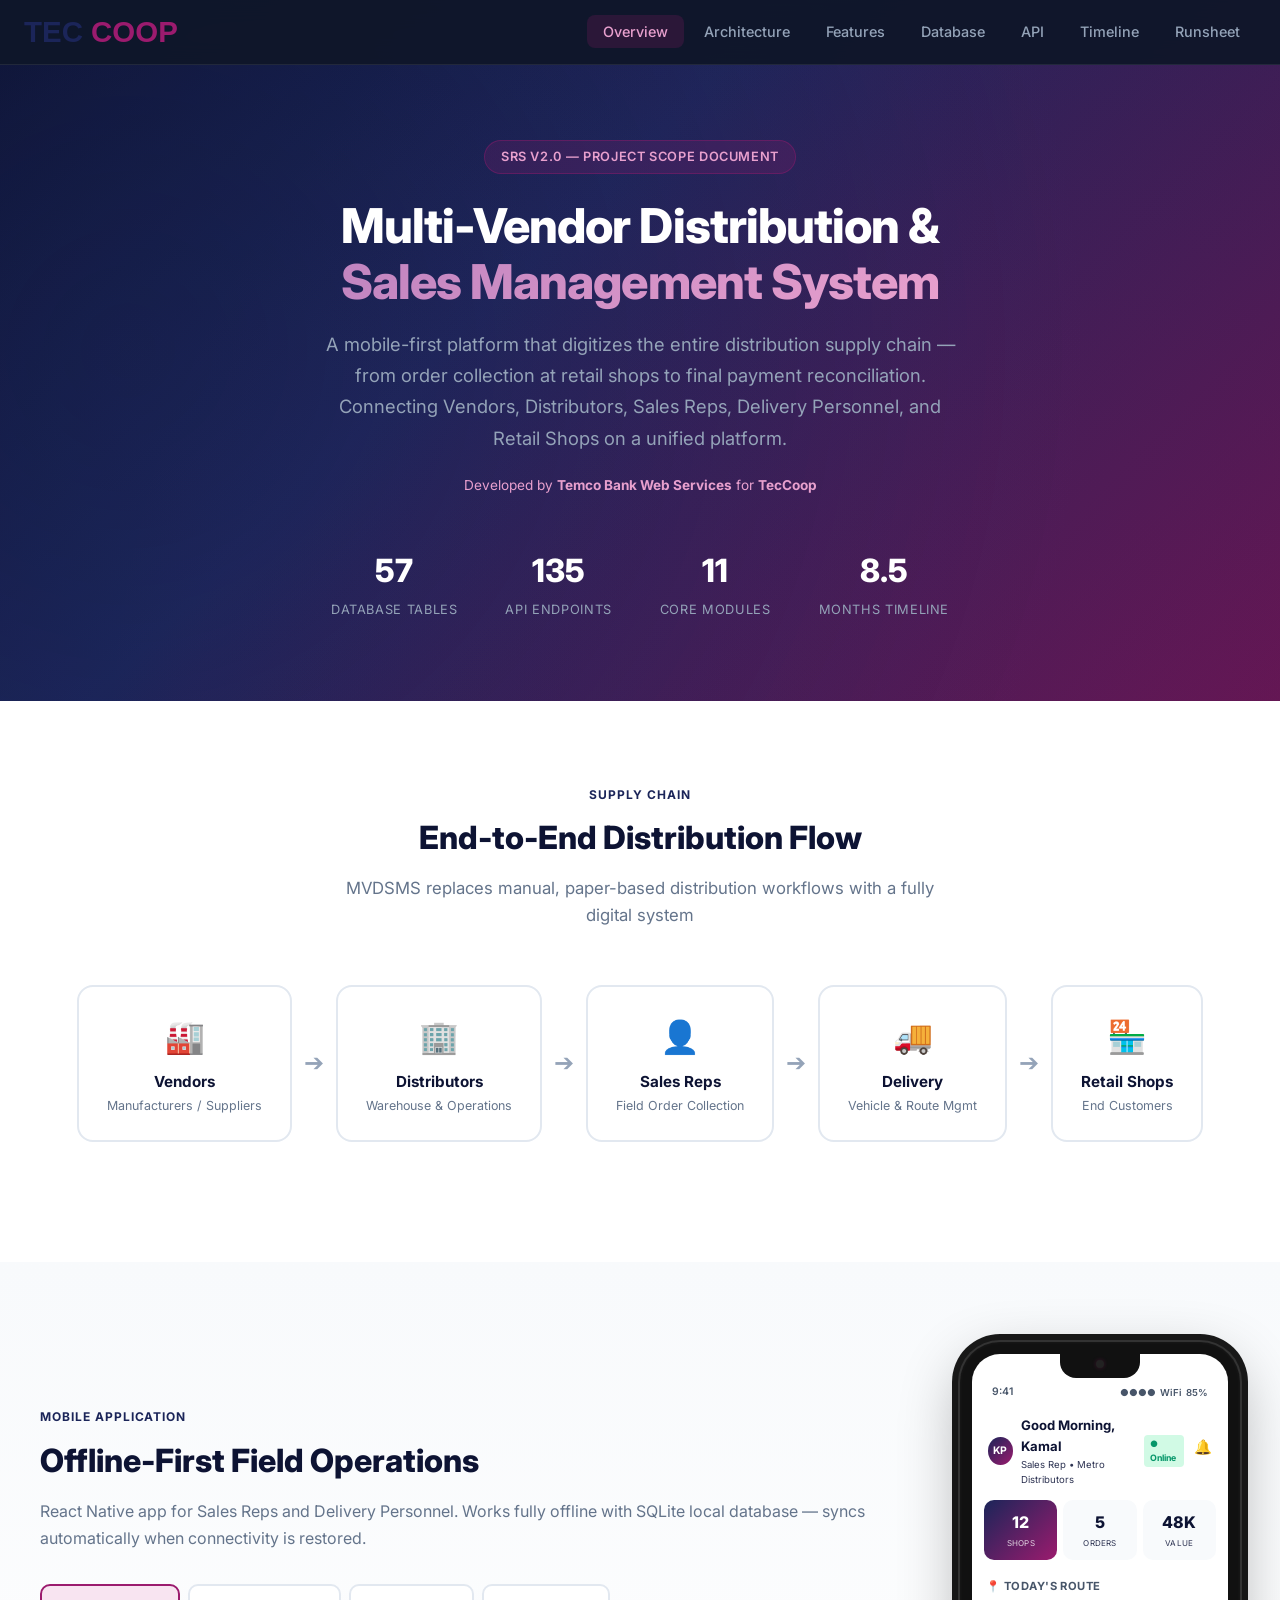
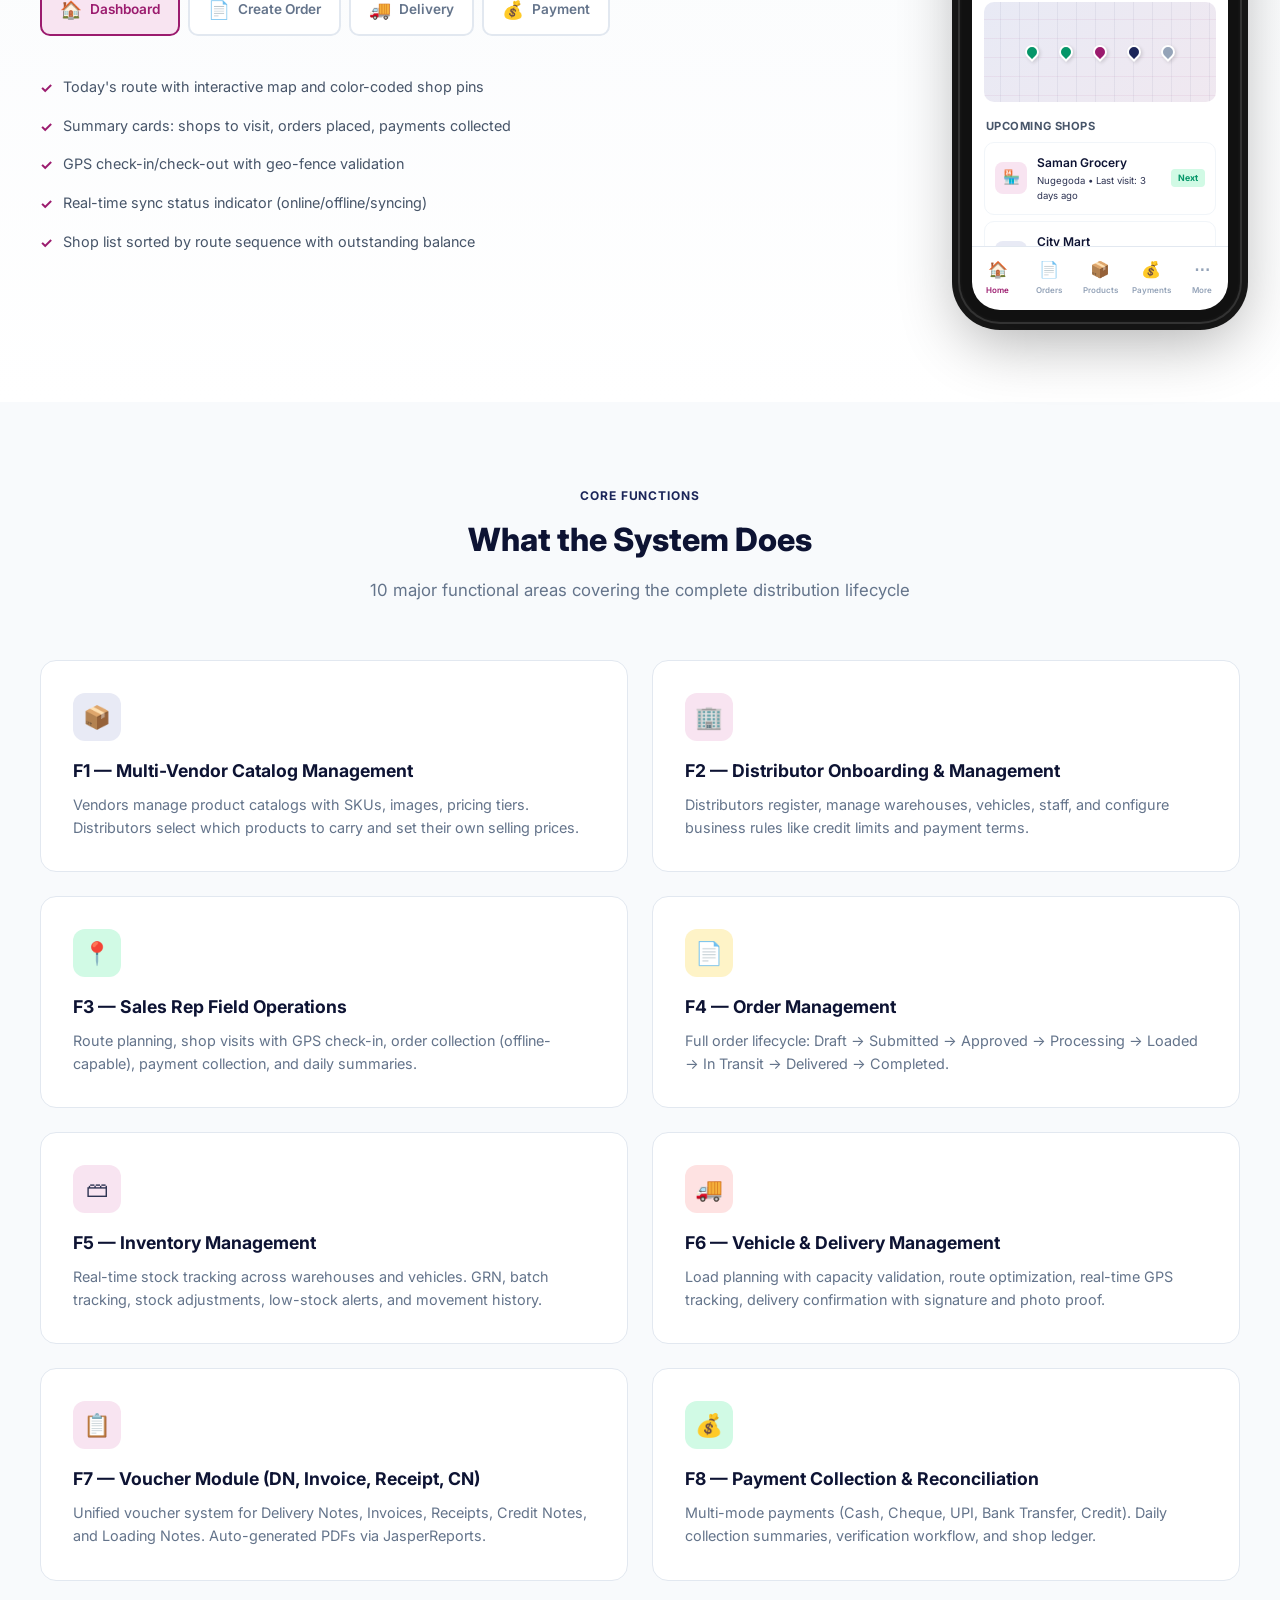
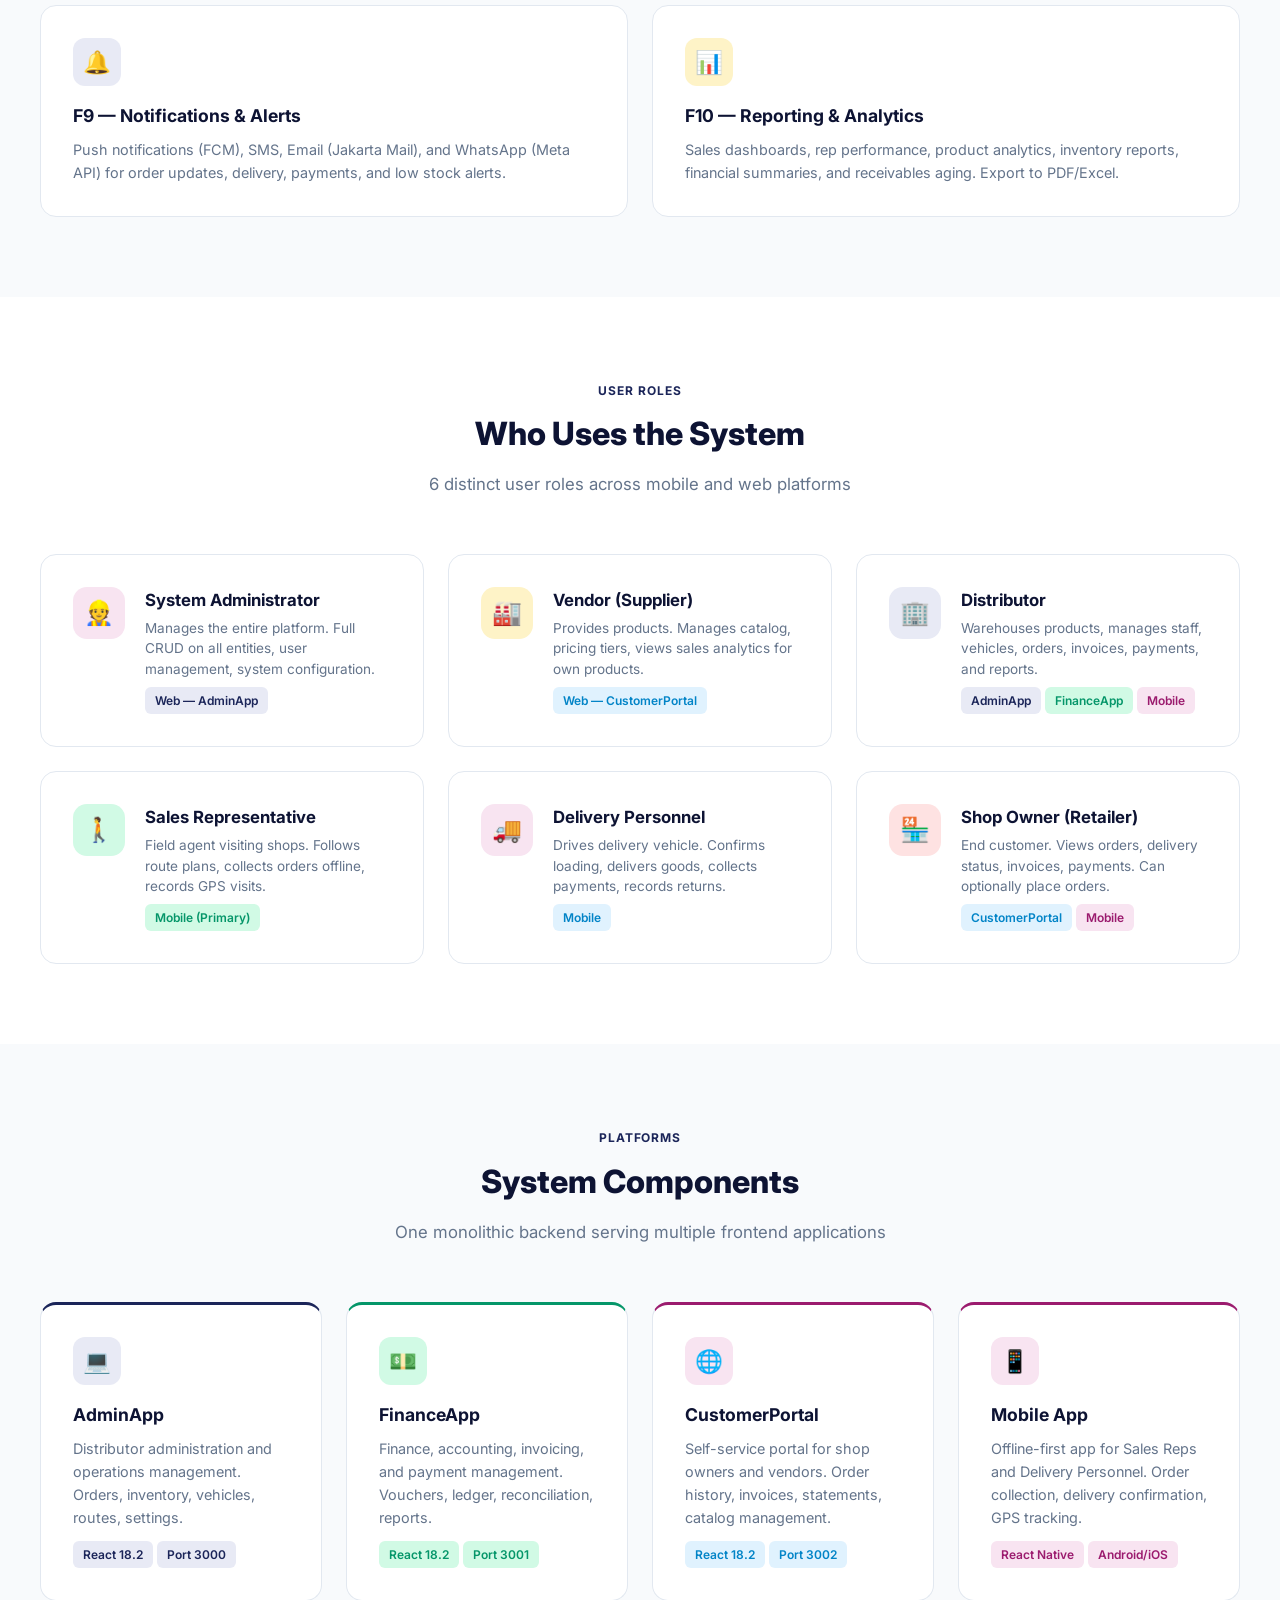
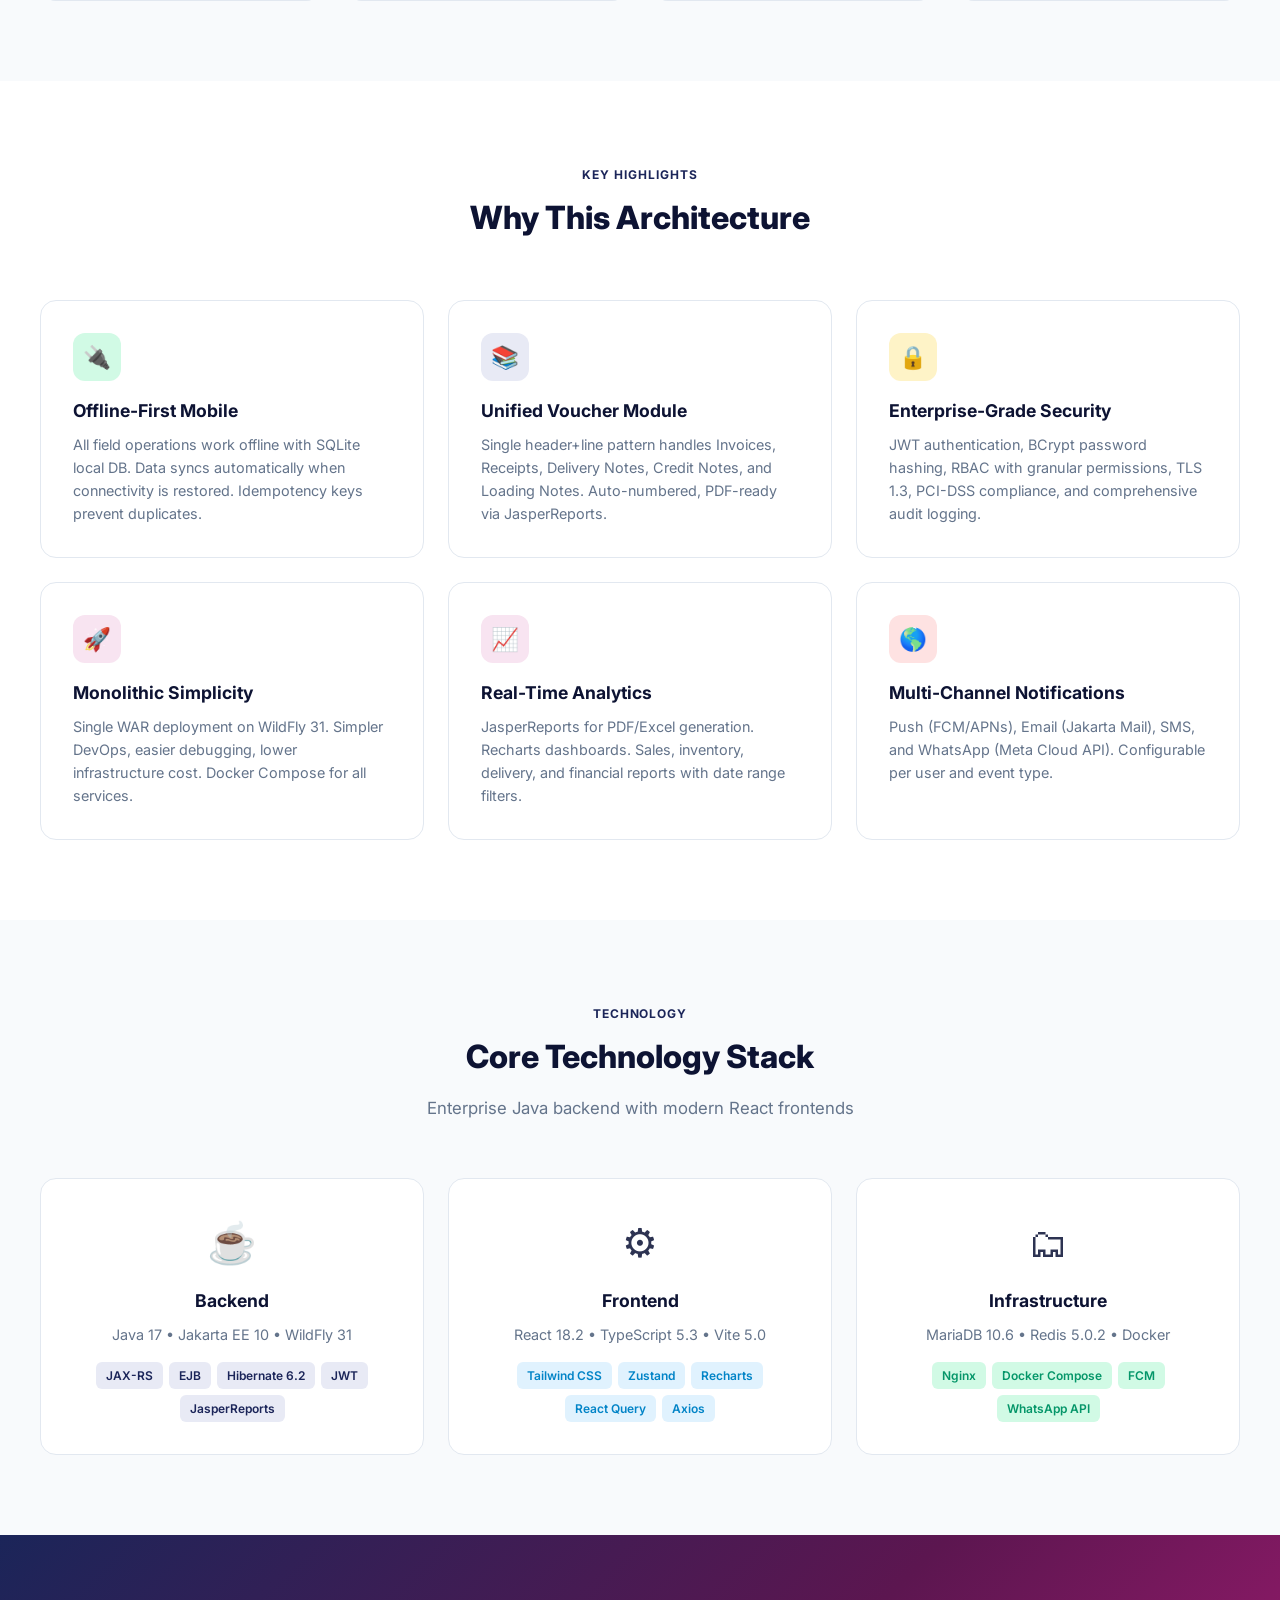
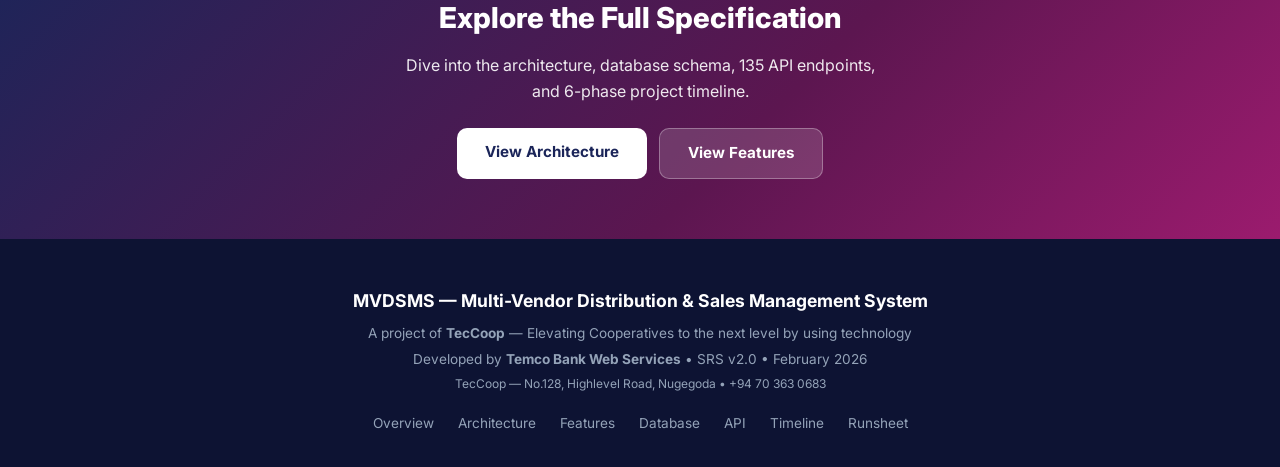
<file: docs/index.html>
<!DOCTYPE html>
<html lang="en">
<head>
  <meta charset="UTF-8">
  <meta name="viewport" content="width=device-width, initial-scale=1.0">
  <title>MVDSMS — Multi-Vendor Distribution & Sales Management System | TecCoop</title>
  <link rel="preconnect" href="https://fonts.googleapis.com">
  <link href="https://fonts.googleapis.com/css2?family=Inter:wght@400;500;600;700;800&family=JetBrains+Mono:wght@400;500;600&display=swap" rel="stylesheet">
  <link rel="stylesheet" href="styles.css">
</head>
<body>

  <!-- NAVBAR -->
  <nav class="navbar" id="navbar">
    <div class="nav-container">
      <a href="index.html" class="nav-logo">
        <div class="nav-logo-icon"><img src="logo.svg" alt="TecCoop"></div>
      </a>
      <ul class="nav-links" id="navLinks">
        <li><a href="index.html" class="active">Overview</a></li>
        <li><a href="architecture.html">Architecture</a></li>
        <li><a href="features.html">Features</a></li>
        <li><a href="database.html">Database</a></li>
        <li><a href="api.html">API</a></li>
        <li><a href="timeline.html">Timeline</a></li>
        <li><a href="runsheet.html">Runsheet</a></li>
      </ul>
      <button class="mobile-toggle" id="mobileToggle" aria-label="Toggle menu">&#9776;</button>
    </div>
  </nav>

  <!-- HERO -->
  <section class="hero">
    <div class="hero-content">
      <div class="hero-badge">SRS v2.0 &mdash; Project Scope Document</div>
      <h1>Multi-Vendor Distribution &<br><span>Sales Management System</span></h1>
      <p>A mobile-first platform that digitizes the entire distribution supply chain &mdash; from order collection at retail shops to final payment reconciliation. Connecting Vendors, Distributors, Sales Reps, Delivery Personnel, and Retail Shops on a unified platform.</p>
      <p style="font-size:0.85rem;color:#e8a0ce;margin-top:-16px;margin-bottom:24px;">Developed by <strong>Temco Bank Web Services</strong> for <strong>TecCoop</strong></p>
      <div class="hero-stats">
        <div class="hero-stat">
          <div class="hero-stat-value">57</div>
          <div class="hero-stat-label">Database Tables</div>
        </div>
        <div class="hero-stat">
          <div class="hero-stat-value">135</div>
          <div class="hero-stat-label">API Endpoints</div>
        </div>
        <div class="hero-stat">
          <div class="hero-stat-value">11</div>
          <div class="hero-stat-label">Core Modules</div>
        </div>
        <div class="hero-stat">
          <div class="hero-stat-value">8.5</div>
          <div class="hero-stat-label">Months Timeline</div>
        </div>
      </div>
    </div>
  </section>

  <!-- SUPPLY CHAIN FLOW -->
  <section class="section section-alt">
    <div class="container">
      <div class="section-header">
        <div class="section-label">Supply Chain</div>
        <h2>End-to-End Distribution Flow</h2>
        <p>MVDSMS replaces manual, paper-based distribution workflows with a fully digital system</p>
      </div>
      <div class="flow-chain">
        <div class="flow-node">
          <div class="flow-node-icon">&#127981;</div>
          <div class="flow-node-title">Vendors</div>
          <div class="flow-node-sub">Manufacturers / Suppliers</div>
        </div>
        <div class="flow-arrow">&#10132;</div>
        <div class="flow-node">
          <div class="flow-node-icon">&#127970;</div>
          <div class="flow-node-title">Distributors</div>
          <div class="flow-node-sub">Warehouse & Operations</div>
        </div>
        <div class="flow-arrow">&#10132;</div>
        <div class="flow-node">
          <div class="flow-node-icon">&#128100;</div>
          <div class="flow-node-title">Sales Reps</div>
          <div class="flow-node-sub">Field Order Collection</div>
        </div>
        <div class="flow-arrow">&#10132;</div>
        <div class="flow-node">
          <div class="flow-node-icon">&#128666;</div>
          <div class="flow-node-title">Delivery</div>
          <div class="flow-node-sub">Vehicle & Route Mgmt</div>
        </div>
        <div class="flow-arrow">&#10132;</div>
        <div class="flow-node">
          <div class="flow-node-icon">&#127978;</div>
          <div class="flow-node-title">Retail Shops</div>
          <div class="flow-node-sub">End Customers</div>
        </div>
      </div>
    </div>
  </section>

  <!-- MOBILE APP SHOWCASE -->
  <section class="mobile-showcase">
    <div class="mobile-showcase-inner">
      <!-- Left: Text + Tabs -->
      <div class="mobile-showcase-text">
        <div class="section-label">Mobile Application</div>
        <h2>Offline-First Field Operations</h2>
        <p>React Native app for Sales Reps and Delivery Personnel. Works fully offline with SQLite local database &mdash; syncs automatically when connectivity is restored.</p>

        <div class="screen-tabs">
          <div class="screen-tab active" data-screen="dashboard" onclick="switchScreen('dashboard')">
            <span class="screen-tab-icon">&#127968;</span> Dashboard
          </div>
          <div class="screen-tab" data-screen="order" onclick="switchScreen('order')">
            <span class="screen-tab-icon">&#128196;</span> Create Order
          </div>
          <div class="screen-tab" data-screen="delivery" onclick="switchScreen('delivery')">
            <span class="screen-tab-icon">&#128666;</span> Delivery
          </div>
          <div class="screen-tab" data-screen="payment" onclick="switchScreen('payment')">
            <span class="screen-tab-icon">&#128176;</span> Payment
          </div>
        </div>

        <div class="feature-list-container">
          <div class="feature-list active" data-screen="dashboard">
            <ul class="screen-features">
              <li>Today's route with interactive map and color-coded shop pins</li>
              <li>Summary cards: shops to visit, orders placed, payments collected</li>
              <li>GPS check-in/check-out with geo-fence validation</li>
              <li>Real-time sync status indicator (online/offline/syncing)</li>
              <li>Shop list sorted by route sequence with outstanding balance</li>
            </ul>
          </div>
          <div class="feature-list" data-screen="order">
            <ul class="screen-features">
              <li>Search products by name, SKU, or barcode scan</li>
              <li>Browse by category with real-time stock availability</li>
              <li>Add to cart with quantity, discount, and tax preview</li>
              <li>Floating cart bar with item count and grand total</li>
              <li>Submit order offline &mdash; syncs with idempotency key</li>
            </ul>
          </div>
          <div class="feature-list" data-screen="delivery">
            <ul class="screen-features">
              <li>Active trip with vehicle info and delivery list</li>
              <li>Loading confirmation with barcode scanner</li>
              <li>Delivery confirmation: signature pad + photo proof + GPS</li>
              <li>Record partial deliveries and returns with reason codes</li>
              <li>Trip reconciliation: loaded vs delivered vs returned</li>
            </ul>
          </div>
          <div class="feature-list" data-screen="payment">
            <ul class="screen-features">
              <li>View outstanding invoices per shop with aging highlights</li>
              <li>Multi-mode: Cash, Cheque, UPI, Bank Transfer</li>
              <li>Auto-generated receipt with PDF download</li>
              <li>GPS-tagged payment with daily collection summary</li>
              <li>Partial payments with auto-allocation to oldest invoices</li>
            </ul>
          </div>
        </div>
      </div>

      <!-- Right: Phone Mockup -->
      <div class="phone-container">
        <div class="phone-frame">
          <div class="phone-screen">

            <!-- SCREEN 1: Dashboard -->
            <div class="phone-screen-content active" data-screen="dashboard">
              <div class="phone-status-bar">
                <span>9:41</span>
                <div class="phone-status-icons">
                  <span>&#9679;&#9679;&#9679;&#9679;</span>
                  <span>WiFi</span>
                  <span>85%</span>
                </div>
              </div>
              <div class="phone-header">
                <div class="phone-header-left">
                  <div class="phone-header-avatar">KP</div>
                  <div>
                    <div class="phone-header-title">Good Morning, Kamal</div>
                    <div class="phone-header-sub">Sales Rep &bull; Metro Distributors</div>
                  </div>
                </div>
                <div class="phone-header-icons">
                  <span class="phone-sync-badge sync-online">&#9679; Online</span>
                  &#128276;
                </div>
              </div>
              <div class="phone-stats-row">
                <div class="phone-stat-card highlight">
                  <div class="phone-stat-value">12</div>
                  <div class="phone-stat-label">Shops</div>
                </div>
                <div class="phone-stat-card">
                  <div class="phone-stat-value">5</div>
                  <div class="phone-stat-label">Orders</div>
                </div>
                <div class="phone-stat-card">
                  <div class="phone-stat-value">48K</div>
                  <div class="phone-stat-label">Value</div>
                </div>
              </div>
              <div class="phone-section-title">&#128205; Today's Route</div>
              <div class="phone-map">
                <div class="phone-map-pins">
                  <div class="phone-map-pin pin-visited"></div>
                  <div class="phone-map-pin pin-visited"></div>
                  <div class="phone-map-pin pin-current"></div>
                  <div class="phone-map-pin pin-pending"></div>
                  <div class="phone-map-pin pin-pending2"></div>
                </div>
              </div>
              <div class="phone-section-title">Upcoming Shops</div>
              <div class="phone-list">
                <div class="phone-list-item">
                  <div class="phone-list-icon" style="background:var(--accent-light);">&#127978;</div>
                  <div class="phone-list-info">
                    <div class="phone-list-name">Saman Grocery</div>
                    <div class="phone-list-detail">Nugegoda &bull; Last visit: 3 days ago</div>
                  </div>
                  <div class="phone-list-badge" style="background:var(--green-light);color:var(--green);">Next</div>
                </div>
                <div class="phone-list-item">
                  <div class="phone-list-icon" style="background:var(--primary-light);">&#127978;</div>
                  <div class="phone-list-info">
                    <div class="phone-list-name">City Mart</div>
                    <div class="phone-list-detail">Dehiwala &bull; Balance: Rs.12,500</div>
                  </div>
                  <div class="phone-list-badge" style="background:var(--orange-light);color:var(--orange);">Due</div>
                </div>
                <div class="phone-list-item">
                  <div class="phone-list-icon" style="background:var(--green-light);">&#127978;</div>
                  <div class="phone-list-info">
                    <div class="phone-list-name">Lanka Super</div>
                    <div class="phone-list-detail">Mt. Lavinia &bull; Last visit: 5 days ago</div>
                  </div>
                  <div class="phone-list-amount">&#10132;</div>
                </div>
              </div>
              <div class="phone-bottom-nav">
                <div class="phone-nav-item active"><span class="phone-nav-icon">&#127968;</span>Home</div>
                <div class="phone-nav-item"><span class="phone-nav-icon">&#128196;</span>Orders</div>
                <div class="phone-nav-item"><span class="phone-nav-icon">&#128230;</span>Products</div>
                <div class="phone-nav-item"><span class="phone-nav-icon">&#128176;</span>Payments</div>
                <div class="phone-nav-item"><span class="phone-nav-icon">&#8943;</span>More</div>
              </div>
            </div>

            <!-- SCREEN 2: Create Order -->
            <div class="phone-screen-content" data-screen="order">
              <div class="phone-status-bar">
                <span>10:15</span>
                <div class="phone-status-icons">
                  <span>&#9679;&#9679;&#9679;&#9679;</span>
                  <span>WiFi</span>
                  <span>78%</span>
                </div>
              </div>
              <div class="phone-header">
                <div class="phone-header-left">
                  <div style="font-size:1rem;">&#8592;</div>
                  <div>
                    <div class="phone-header-title">New Order</div>
                    <div class="phone-header-sub">Saman Grocery &bull; Nugegoda</div>
                  </div>
                </div>
                <div class="phone-header-icons">
                  <span class="phone-sync-badge sync-online">&#9679; Online</span>
                </div>
              </div>
              <div class="phone-search">
                &#128269; Search products or scan barcode...
              </div>
              <div class="phone-category-tabs">
                <div class="phone-cat-tab active">All</div>
                <div class="phone-cat-tab">Beverages</div>
                <div class="phone-cat-tab">Snacks</div>
                <div class="phone-cat-tab">Dairy</div>
                <div class="phone-cat-tab">Rice</div>
              </div>
              <div class="phone-product-grid">
                <div class="phone-product-card">
                  <div class="phone-product-img">&#127861;</div>
                  <div class="phone-product-name">Ceylon Tea 100g</div>
                  <div class="phone-product-price">Rs. 320</div>
                  <div class="phone-product-stock">Stock: 245</div>
                </div>
                <div class="phone-product-card">
                  <div class="phone-product-img">&#127868;</div>
                  <div class="phone-product-name">Coconut Milk 400ml</div>
                  <div class="phone-product-price">Rs. 185</div>
                  <div class="phone-product-stock">Stock: 120</div>
                </div>
                <div class="phone-product-card">
                  <div class="phone-product-img">&#127834;</div>
                  <div class="phone-product-name">Basmati Rice 5kg</div>
                  <div class="phone-product-price">Rs. 1,450</div>
                  <div class="phone-product-stock">Stock: 89</div>
                </div>
                <div class="phone-product-card">
                  <div class="phone-product-img">&#127849;</div>
                  <div class="phone-product-name">Cream Crackers</div>
                  <div class="phone-product-price">Rs. 210</div>
                  <div class="phone-product-stock">Stock: 340</div>
                </div>
              </div>
              <div class="phone-cart-bar">
                <div>
                  <div class="phone-cart-info">3 items in cart</div>
                  <div class="phone-cart-total">Rs. 4,280</div>
                </div>
                <div class="phone-cart-btn">Review Order &#10132;</div>
              </div>
              <div class="phone-bottom-nav">
                <div class="phone-nav-item"><span class="phone-nav-icon">&#127968;</span>Home</div>
                <div class="phone-nav-item active"><span class="phone-nav-icon">&#128196;</span>Orders</div>
                <div class="phone-nav-item"><span class="phone-nav-icon">&#128230;</span>Products</div>
                <div class="phone-nav-item"><span class="phone-nav-icon">&#128176;</span>Payments</div>
                <div class="phone-nav-item"><span class="phone-nav-icon">&#8943;</span>More</div>
              </div>
            </div>

            <!-- SCREEN 3: Delivery -->
            <div class="phone-screen-content" data-screen="delivery">
              <div class="phone-status-bar">
                <span>2:30 PM</span>
                <div class="phone-status-icons">
                  <span>&#9679;&#9679;&#9679;</span>
                  <span>4G</span>
                  <span>62%</span>
                </div>
              </div>
              <div class="phone-header">
                <div class="phone-header-left">
                  <div class="phone-header-avatar" style="background:linear-gradient(135deg,#059669,#0891b2);">NR</div>
                  <div>
                    <div class="phone-header-title">Trip #DT-2026-0042</div>
                    <div class="phone-header-sub">Vehicle: WP-KA-5521 &bull; 8 stops</div>
                  </div>
                </div>
                <div class="phone-header-icons">
                  <span class="phone-sync-badge sync-online">&#9679; Online</span>
                </div>
              </div>
              <div class="phone-stats-row">
                <div class="phone-stat-card">
                  <div class="phone-stat-value">5/8</div>
                  <div class="phone-stat-label">Delivered</div>
                </div>
                <div class="phone-stat-card highlight">
                  <div class="phone-stat-value">62%</div>
                  <div class="phone-stat-label">Complete</div>
                </div>
                <div class="phone-stat-card">
                  <div class="phone-stat-value">1</div>
                  <div class="phone-stat-label">Returns</div>
                </div>
              </div>
              <div class="phone-progress"><div class="phone-progress-fill" style="width:62%;"></div></div>
              <div class="phone-section-title">&#128666; Current Delivery</div>
              <div class="phone-list">
                <div class="phone-list-item" style="border-color:var(--accent);background:var(--accent-light);">
                  <div class="phone-list-icon" style="background:var(--accent);color:white;">&#127978;</div>
                  <div class="phone-list-info">
                    <div class="phone-list-name">Perera Stores</div>
                    <div class="phone-list-detail">DN-2026-00187 &bull; 6 items &bull; Rs.8,450</div>
                  </div>
                  <div class="phone-list-badge" style="background:var(--accent);color:white;">Active</div>
                </div>
              </div>
              <div class="phone-section-title">Confirm Delivery</div>
              <div class="phone-list">
                <div class="phone-list-item">
                  <div class="phone-list-icon" style="background:var(--green-light);">&#10003;</div>
                  <div class="phone-list-info">
                    <div class="phone-list-name">Ceylon Tea 100g &times; 24</div>
                    <div class="phone-list-detail">Delivered: 24 &bull; Returned: 0</div>
                  </div>
                </div>
                <div class="phone-list-item">
                  <div class="phone-list-icon" style="background:var(--orange-light);">&#9888;</div>
                  <div class="phone-list-info">
                    <div class="phone-list-name">Coconut Milk 400ml &times; 12</div>
                    <div class="phone-list-detail">Delivered: 10 &bull; Returned: 2 (Damaged)</div>
                  </div>
                </div>
              </div>
              <div class="phone-signature">&#9997; Tap to capture signature</div>
              <div class="phone-confirm-btn">&#10003; Complete Delivery</div>
              <div class="phone-bottom-nav">
                <div class="phone-nav-item"><span class="phone-nav-icon">&#127968;</span>Trip</div>
                <div class="phone-nav-item active"><span class="phone-nav-icon">&#128666;</span>Deliver</div>
                <div class="phone-nav-item"><span class="phone-nav-icon">&#128247;</span>Photo</div>
                <div class="phone-nav-item"><span class="phone-nav-icon">&#128176;</span>Collect</div>
                <div class="phone-nav-item"><span class="phone-nav-icon">&#8943;</span>More</div>
              </div>
            </div>

            <!-- SCREEN 4: Payment -->
            <div class="phone-screen-content" data-screen="payment">
              <div class="phone-status-bar">
                <span>3:45 PM</span>
                <div class="phone-status-icons">
                  <span>&#9679;&#9679;</span>
                  <span>3G</span>
                  <span>45%</span>
                </div>
              </div>
              <div class="phone-header">
                <div class="phone-header-left">
                  <div style="font-size:1rem;">&#8592;</div>
                  <div>
                    <div class="phone-header-title">Collect Payment</div>
                    <div class="phone-header-sub">Perera Stores &bull; Maharagama</div>
                  </div>
                </div>
                <div class="phone-header-icons">
                  <span class="phone-sync-badge sync-offline">&#9679; Offline (2)</span>
                </div>
              </div>
              <div class="phone-section-title">Outstanding Invoices</div>
              <div class="phone-list">
                <div class="phone-list-item" style="border-color:var(--red);border-width:1px;">
                  <div class="phone-list-icon" style="background:var(--red-light);">&#128196;</div>
                  <div class="phone-list-info">
                    <div class="phone-list-name">INV-2026-00145</div>
                    <div class="phone-list-detail">Jan 28 &bull; 15 days overdue</div>
                  </div>
                  <div class="phone-list-amount" style="color:var(--red);">Rs.12,500</div>
                </div>
                <div class="phone-list-item">
                  <div class="phone-list-icon" style="background:var(--orange-light);">&#128196;</div>
                  <div class="phone-list-info">
                    <div class="phone-list-name">INV-2026-00187</div>
                    <div class="phone-list-detail">Feb 8 &bull; Due in 5 days</div>
                  </div>
                  <div class="phone-list-amount">Rs.8,450</div>
                </div>
              </div>
              <div class="phone-section-title">Payment Details</div>
              <div style="padding:0 12px;margin-bottom:8px;">
                <div style="background:var(--gray-50);border-radius:10px;padding:12px;">
                  <div style="display:flex;justify-content:space-between;margin-bottom:8px;">
                    <span style="font-size:0.7rem;color:var(--gray-600);font-weight:600;">Amount</span>
                    <span style="font-size:0.9rem;font-weight:800;color:var(--dark);">Rs. 12,500</span>
                  </div>
                  <div style="display:flex;gap:6px;margin-bottom:8px;">
                    <div style="flex:1;padding:6px;background:var(--accent);color:white;border-radius:6px;text-align:center;font-size:0.6rem;font-weight:700;">CASH</div>
                    <div style="flex:1;padding:6px;background:var(--gray-100);border-radius:6px;text-align:center;font-size:0.6rem;font-weight:600;color:var(--gray-600);">CHEQUE</div>
                    <div style="flex:1;padding:6px;background:var(--gray-100);border-radius:6px;text-align:center;font-size:0.6rem;font-weight:600;color:var(--gray-600);">UPI</div>
                    <div style="flex:1;padding:6px;background:var(--gray-100);border-radius:6px;text-align:center;font-size:0.6rem;font-weight:600;color:var(--gray-600);">BANK</div>
                  </div>
                  <div style="font-size:0.55rem;color:var(--gray-500);">&#128205; GPS: 6.8649&deg;N, 79.8997&deg;E &bull; Auto-captured</div>
                </div>
              </div>
              <div class="phone-confirm-btn">&#128176; Record Payment &amp; Generate Receipt</div>
              <div style="padding:8px 12px;">
                <div style="background:var(--green-light);border-radius:10px;padding:10px 14px;display:flex;align-items:center;gap:8px;">
                  <span style="font-size:1rem;">&#9989;</span>
                  <div>
                    <div style="font-size:0.7rem;font-weight:700;color:var(--green);">Today's Collection</div>
                    <div style="font-size:0.6rem;color:var(--green);">Cash: Rs.32,400 &bull; Cheque: Rs.15,000 &bull; UPI: Rs.8,200</div>
                  </div>
                </div>
              </div>
              <div class="phone-bottom-nav">
                <div class="phone-nav-item"><span class="phone-nav-icon">&#127968;</span>Home</div>
                <div class="phone-nav-item"><span class="phone-nav-icon">&#128196;</span>Orders</div>
                <div class="phone-nav-item"><span class="phone-nav-icon">&#128230;</span>Products</div>
                <div class="phone-nav-item active"><span class="phone-nav-icon">&#128176;</span>Payments</div>
                <div class="phone-nav-item"><span class="phone-nav-icon">&#8943;</span>More</div>
              </div>
            </div>

          </div>
        </div>
      </div>
    </div>
  </section>

  <!-- PRODUCT FUNCTIONS -->
  <section class="section">
    <div class="container">
      <div class="section-header">
        <div class="section-label">Core Functions</div>
        <h2>What the System Does</h2>
        <p>10 major functional areas covering the complete distribution lifecycle</p>
      </div>
      <div class="card-grid card-grid-2">
        <div class="card">
          <div class="card-icon card-icon-blue">&#128230;</div>
          <h3>F1 &mdash; Multi-Vendor Catalog Management</h3>
          <p>Vendors manage product catalogs with SKUs, images, pricing tiers. Distributors select which products to carry and set their own selling prices.</p>
        </div>
        <div class="card">
          <div class="card-icon card-icon-cyan">&#127970;</div>
          <h3>F2 &mdash; Distributor Onboarding & Management</h3>
          <p>Distributors register, manage warehouses, vehicles, staff, and configure business rules like credit limits and payment terms.</p>
        </div>
        <div class="card">
          <div class="card-icon card-icon-green">&#128205;</div>
          <h3>F3 &mdash; Sales Rep Field Operations</h3>
          <p>Route planning, shop visits with GPS check-in, order collection (offline-capable), payment collection, and daily summaries.</p>
        </div>
        <div class="card">
          <div class="card-icon card-icon-orange">&#128196;</div>
          <h3>F4 &mdash; Order Management</h3>
          <p>Full order lifecycle: Draft &rarr; Submitted &rarr; Approved &rarr; Processing &rarr; Loaded &rarr; In Transit &rarr; Delivered &rarr; Completed.</p>
        </div>
        <div class="card">
          <div class="card-icon card-icon-purple">&#128451;</div>
          <h3>F5 &mdash; Inventory Management</h3>
          <p>Real-time stock tracking across warehouses and vehicles. GRN, batch tracking, stock adjustments, low-stock alerts, and movement history.</p>
        </div>
        <div class="card">
          <div class="card-icon card-icon-red">&#128666;</div>
          <h3>F6 &mdash; Vehicle & Delivery Management</h3>
          <p>Load planning with capacity validation, route optimization, real-time GPS tracking, delivery confirmation with signature and photo proof.</p>
        </div>
        <div class="card">
          <div class="card-icon card-icon-cyan">&#128203;</div>
          <h3>F7 &mdash; Voucher Module (DN, Invoice, Receipt, CN)</h3>
          <p>Unified voucher system for Delivery Notes, Invoices, Receipts, Credit Notes, and Loading Notes. Auto-generated PDFs via JasperReports.</p>
        </div>
        <div class="card">
          <div class="card-icon card-icon-green">&#128176;</div>
          <h3>F8 &mdash; Payment Collection & Reconciliation</h3>
          <p>Multi-mode payments (Cash, Cheque, UPI, Bank Transfer, Credit). Daily collection summaries, verification workflow, and shop ledger.</p>
        </div>
        <div class="card">
          <div class="card-icon card-icon-blue">&#128276;</div>
          <h3>F9 &mdash; Notifications & Alerts</h3>
          <p>Push notifications (FCM), SMS, Email (Jakarta Mail), and WhatsApp (Meta API) for order updates, delivery, payments, and low stock alerts.</p>
        </div>
        <div class="card">
          <div class="card-icon card-icon-orange">&#128202;</div>
          <h3>F10 &mdash; Reporting & Analytics</h3>
          <p>Sales dashboards, rep performance, product analytics, inventory reports, financial summaries, and receivables aging. Export to PDF/Excel.</p>
        </div>
      </div>
    </div>
  </section>

  <!-- USER ROLES -->
  <section class="section section-alt">
    <div class="container">
      <div class="section-header">
        <div class="section-label">User Roles</div>
        <h2>Who Uses the System</h2>
        <p>6 distinct user roles across mobile and web platforms</p>
      </div>
      <div class="card-grid card-grid-3">
        <div class="card">
          <div class="role-card">
            <div class="role-avatar card-icon-purple" style="background:var(--purple-light);">&#128119;</div>
            <div class="role-info">
              <h3>System Administrator</h3>
              <p>Manages the entire platform. Full CRUD on all entities, user management, system configuration.</p>
              <div class="role-platform"><span class="badge badge-blue">Web &mdash; AdminApp</span></div>
            </div>
          </div>
        </div>
        <div class="card">
          <div class="role-card">
            <div class="role-avatar" style="background:var(--orange-light);">&#127981;</div>
            <div class="role-info">
              <h3>Vendor (Supplier)</h3>
              <p>Provides products. Manages catalog, pricing tiers, views sales analytics for own products.</p>
              <div class="role-platform"><span class="badge badge-cyan">Web &mdash; CustomerPortal</span></div>
            </div>
          </div>
        </div>
        <div class="card">
          <div class="role-card">
            <div class="role-avatar" style="background:var(--primary-light);">&#127970;</div>
            <div class="role-info">
              <h3>Distributor</h3>
              <p>Warehouses products, manages staff, vehicles, orders, invoices, payments, and reports.</p>
              <div class="role-platform">
                <span class="badge badge-blue">AdminApp</span>
                <span class="badge badge-green">FinanceApp</span>
                <span class="badge badge-purple">Mobile</span>
              </div>
            </div>
          </div>
        </div>
        <div class="card">
          <div class="role-card">
            <div class="role-avatar" style="background:var(--green-light);">&#128694;</div>
            <div class="role-info">
              <h3>Sales Representative</h3>
              <p>Field agent visiting shops. Follows route plans, collects orders offline, records GPS visits.</p>
              <div class="role-platform"><span class="badge badge-green">Mobile (Primary)</span></div>
            </div>
          </div>
        </div>
        <div class="card">
          <div class="role-card">
            <div class="role-avatar" style="background:var(--accent-light);">&#128666;</div>
            <div class="role-info">
              <h3>Delivery Personnel</h3>
              <p>Drives delivery vehicle. Confirms loading, delivers goods, collects payments, records returns.</p>
              <div class="role-platform"><span class="badge badge-cyan">Mobile</span></div>
            </div>
          </div>
        </div>
        <div class="card">
          <div class="role-card">
            <div class="role-avatar" style="background:var(--red-light);">&#127978;</div>
            <div class="role-info">
              <h3>Shop Owner (Retailer)</h3>
              <p>End customer. Views orders, delivery status, invoices, payments. Can optionally place orders.</p>
              <div class="role-platform">
                <span class="badge badge-cyan">CustomerPortal</span>
                <span class="badge badge-purple">Mobile</span>
              </div>
            </div>
          </div>
        </div>
      </div>
    </div>
  </section>

  <!-- PLATFORMS -->
  <section class="section">
    <div class="container">
      <div class="section-header">
        <div class="section-label">Platforms</div>
        <h2>System Components</h2>
        <p>One monolithic backend serving multiple frontend applications</p>
      </div>
      <div class="card-grid card-grid-4">
        <div class="card" style="border-top: 3px solid var(--primary);">
          <div class="card-icon card-icon-blue">&#128187;</div>
          <h3>AdminApp</h3>
          <p>Distributor administration and operations management. Orders, inventory, vehicles, routes, settings.</p>
          <div style="margin-top:12px;">
            <span class="badge badge-blue">React 18.2</span>
            <span class="badge badge-blue">Port 3000</span>
          </div>
        </div>
        <div class="card" style="border-top: 3px solid var(--green);">
          <div class="card-icon card-icon-green">&#128181;</div>
          <h3>FinanceApp</h3>
          <p>Finance, accounting, invoicing, and payment management. Vouchers, ledger, reconciliation, reports.</p>
          <div style="margin-top:12px;">
            <span class="badge badge-green">React 18.2</span>
            <span class="badge badge-green">Port 3001</span>
          </div>
        </div>
        <div class="card" style="border-top: 3px solid var(--accent);">
          <div class="card-icon card-icon-cyan">&#127760;</div>
          <h3>CustomerPortal</h3>
          <p>Self-service portal for shop owners and vendors. Order history, invoices, statements, catalog management.</p>
          <div style="margin-top:12px;">
            <span class="badge badge-cyan">React 18.2</span>
            <span class="badge badge-cyan">Port 3002</span>
          </div>
        </div>
        <div class="card" style="border-top: 3px solid var(--purple);">
          <div class="card-icon card-icon-purple">&#128241;</div>
          <h3>Mobile App</h3>
          <p>Offline-first app for Sales Reps and Delivery Personnel. Order collection, delivery confirmation, GPS tracking.</p>
          <div style="margin-top:12px;">
            <span class="badge badge-purple">React Native</span>
            <span class="badge badge-purple">Android/iOS</span>
          </div>
        </div>
      </div>
    </div>
  </section>

  <!-- KEY HIGHLIGHTS -->
  <section class="section section-alt">
    <div class="container">
      <div class="section-header">
        <div class="section-label">Key Highlights</div>
        <h2>Why This Architecture</h2>
      </div>
      <div class="card-grid card-grid-3">
        <div class="card">
          <div class="card-icon card-icon-green">&#128268;</div>
          <h3>Offline-First Mobile</h3>
          <p>All field operations work offline with SQLite local DB. Data syncs automatically when connectivity is restored. Idempotency keys prevent duplicates.</p>
        </div>
        <div class="card">
          <div class="card-icon card-icon-blue">&#128218;</div>
          <h3>Unified Voucher Module</h3>
          <p>Single header+line pattern handles Invoices, Receipts, Delivery Notes, Credit Notes, and Loading Notes. Auto-numbered, PDF-ready via JasperReports.</p>
        </div>
        <div class="card">
          <div class="card-icon card-icon-orange">&#128274;</div>
          <h3>Enterprise-Grade Security</h3>
          <p>JWT authentication, BCrypt password hashing, RBAC with granular permissions, TLS 1.3, PCI-DSS compliance, and comprehensive audit logging.</p>
        </div>
        <div class="card">
          <div class="card-icon card-icon-purple">&#128640;</div>
          <h3>Monolithic Simplicity</h3>
          <p>Single WAR deployment on WildFly 31. Simpler DevOps, easier debugging, lower infrastructure cost. Docker Compose for all services.</p>
        </div>
        <div class="card">
          <div class="card-icon card-icon-cyan">&#128200;</div>
          <h3>Real-Time Analytics</h3>
          <p>JasperReports for PDF/Excel generation. Recharts dashboards. Sales, inventory, delivery, and financial reports with date range filters.</p>
        </div>
        <div class="card">
          <div class="card-icon card-icon-red">&#127758;</div>
          <h3>Multi-Channel Notifications</h3>
          <p>Push (FCM/APNs), Email (Jakarta Mail), SMS, and WhatsApp (Meta Cloud API). Configurable per user and event type.</p>
        </div>
      </div>
    </div>
  </section>

  <!-- QUICK TECH OVERVIEW -->
  <section class="section">
    <div class="container">
      <div class="section-header">
        <div class="section-label">Technology</div>
        <h2>Core Technology Stack</h2>
        <p>Enterprise Java backend with modern React frontends</p>
      </div>
      <div class="card-grid card-grid-3">
        <div class="card" style="text-align:center;">
          <div style="font-size:2.5rem;margin-bottom:12px;">&#9749;</div>
          <h3>Backend</h3>
          <p style="margin-bottom:16px;">Java 17 &bull; Jakarta EE 10 &bull; WildFly 31</p>
          <div style="display:flex;flex-wrap:wrap;gap:6px;justify-content:center;">
            <span class="badge badge-blue">JAX-RS</span>
            <span class="badge badge-blue">EJB</span>
            <span class="badge badge-blue">Hibernate 6.2</span>
            <span class="badge badge-blue">JWT</span>
            <span class="badge badge-blue">JasperReports</span>
          </div>
        </div>
        <div class="card" style="text-align:center;">
          <div style="font-size:2.5rem;margin-bottom:12px;">&#9881;</div>
          <h3>Frontend</h3>
          <p style="margin-bottom:16px;">React 18.2 &bull; TypeScript 5.3 &bull; Vite 5.0</p>
          <div style="display:flex;flex-wrap:wrap;gap:6px;justify-content:center;">
            <span class="badge badge-cyan">Tailwind CSS</span>
            <span class="badge badge-cyan">Zustand</span>
            <span class="badge badge-cyan">Recharts</span>
            <span class="badge badge-cyan">React Query</span>
            <span class="badge badge-cyan">Axios</span>
          </div>
        </div>
        <div class="card" style="text-align:center;">
          <div style="font-size:2.5rem;margin-bottom:12px;">&#128450;</div>
          <h3>Infrastructure</h3>
          <p style="margin-bottom:16px;">MariaDB 10.6 &bull; Redis 5.0.2 &bull; Docker</p>
          <div style="display:flex;flex-wrap:wrap;gap:6px;justify-content:center;">
            <span class="badge badge-green">Nginx</span>
            <span class="badge badge-green">Docker Compose</span>
            <span class="badge badge-green">FCM</span>
            <span class="badge badge-green">WhatsApp API</span>
          </div>
        </div>
      </div>
    </div>
  </section>

  <!-- CTA -->
  <section class="cta-banner">
    <h2>Explore the Full Specification</h2>
    <p>Dive into the architecture, database schema, 135 API endpoints, and 6-phase project timeline.</p>
    <div style="margin-top:24px;display:flex;gap:12px;justify-content:center;flex-wrap:wrap;">
      <a href="architecture.html" style="display:inline-block;padding:12px 28px;background:white;color:var(--primary);border-radius:10px;font-weight:700;text-decoration:none;font-size:0.95rem;">View Architecture</a>
      <a href="features.html" style="display:inline-block;padding:12px 28px;background:rgba(255,255,255,0.15);color:white;border:1px solid rgba(255,255,255,0.3);border-radius:10px;font-weight:700;text-decoration:none;font-size:0.95rem;">View Features</a>
    </div>
  </section>

  <!-- FOOTER -->
  <footer class="footer">
    <div class="footer-brand">MVDSMS &mdash; Multi-Vendor Distribution & Sales Management System</div>
    <p>A project of <strong>TecCoop</strong> &mdash; Elevating Cooperatives to the next level by using technology</p>
    <p>Developed by <strong>Temco Bank Web Services</strong> &bull; SRS v2.0 &bull; February 2026</p>
    <p style="font-size:0.75rem;margin-top:4px;">TecCoop &mdash; No.128, Highlevel Road, Nugegoda &bull; +94 70 363 0683</p>
    <div class="footer-links">
      <a href="index.html">Overview</a>
      <a href="architecture.html">Architecture</a>
      <a href="features.html">Features</a>
      <a href="database.html">Database</a>
      <a href="api.html">API</a>
      <a href="timeline.html">Timeline</a>
      <a href="runsheet.html">Runsheet</a>
    </div>
  </footer>

  <script>
    // Navbar scroll effect
    window.addEventListener('scroll', () => {
      document.getElementById('navbar').classList.toggle('scrolled', window.scrollY > 20);
    });
    // Mobile menu toggle
    document.getElementById('mobileToggle').addEventListener('click', () => {
      document.getElementById('navLinks').classList.toggle('open');
    });

    // Mobile screen switcher
    function switchScreen(screenName) {
      // Update tabs
      document.querySelectorAll('.screen-tab').forEach(tab => {
        tab.classList.toggle('active', tab.dataset.screen === screenName);
      });
      // Update feature lists
      document.querySelectorAll('.feature-list').forEach(list => {
        list.classList.toggle('active', list.dataset.screen === screenName);
      });
      // Update phone screens
      document.querySelectorAll('.phone-screen-content').forEach(screen => {
        screen.classList.toggle('active', screen.dataset.screen === screenName);
      });
      // Reset auto-rotation timer
      resetAutoRotate();
    }

    // Auto-rotate screens every 5 seconds
    const screens = ['dashboard', 'order', 'delivery', 'payment'];
    let currentIdx = 0;
    let autoRotateTimer;

    function autoRotate() {
      currentIdx = (currentIdx + 1) % screens.length;
      switchScreen(screens[currentIdx]);
    }

    function resetAutoRotate() {
      clearInterval(autoRotateTimer);
      currentIdx = screens.indexOf(
        document.querySelector('.screen-tab.active')?.dataset.screen || 'dashboard'
      );
      autoRotateTimer = setInterval(autoRotate, 5000);
    }

    // Start auto-rotation
    autoRotateTimer = setInterval(autoRotate, 5000);
  </script>
</body>
</html>
</file>
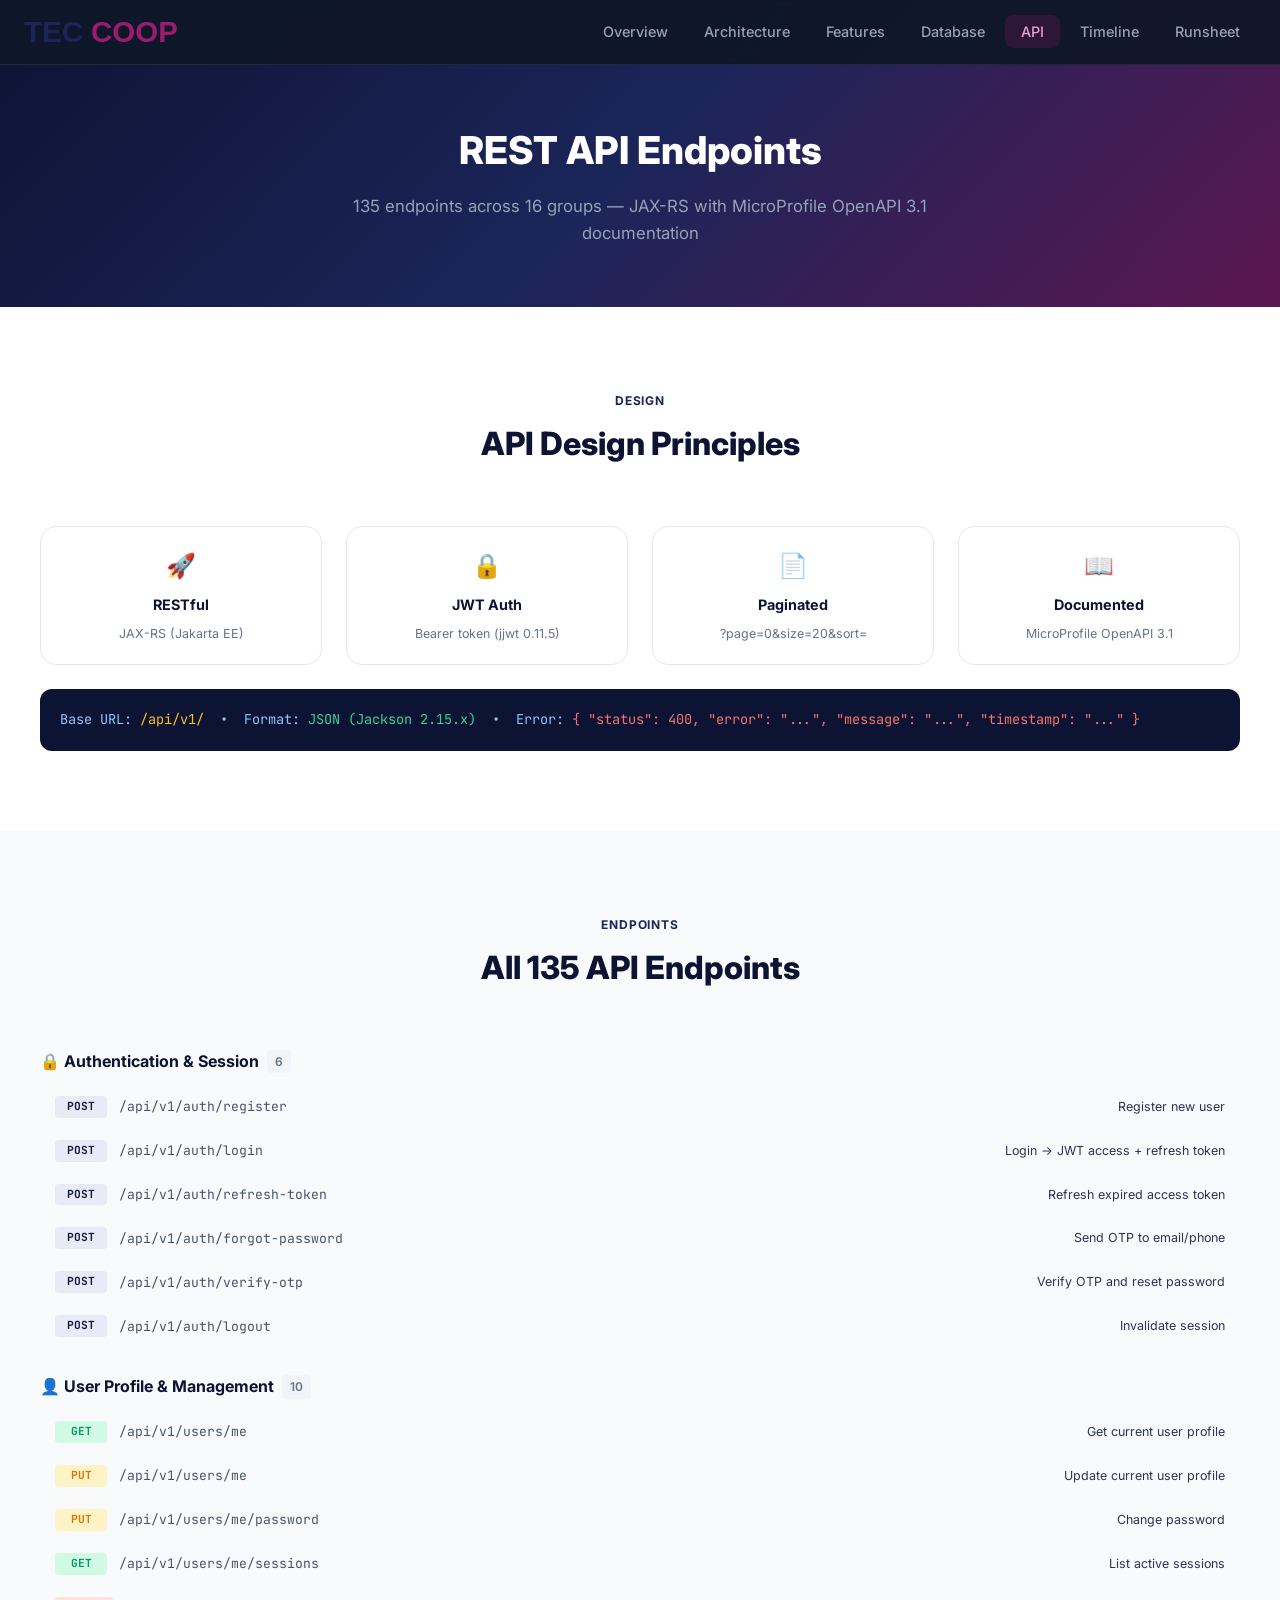
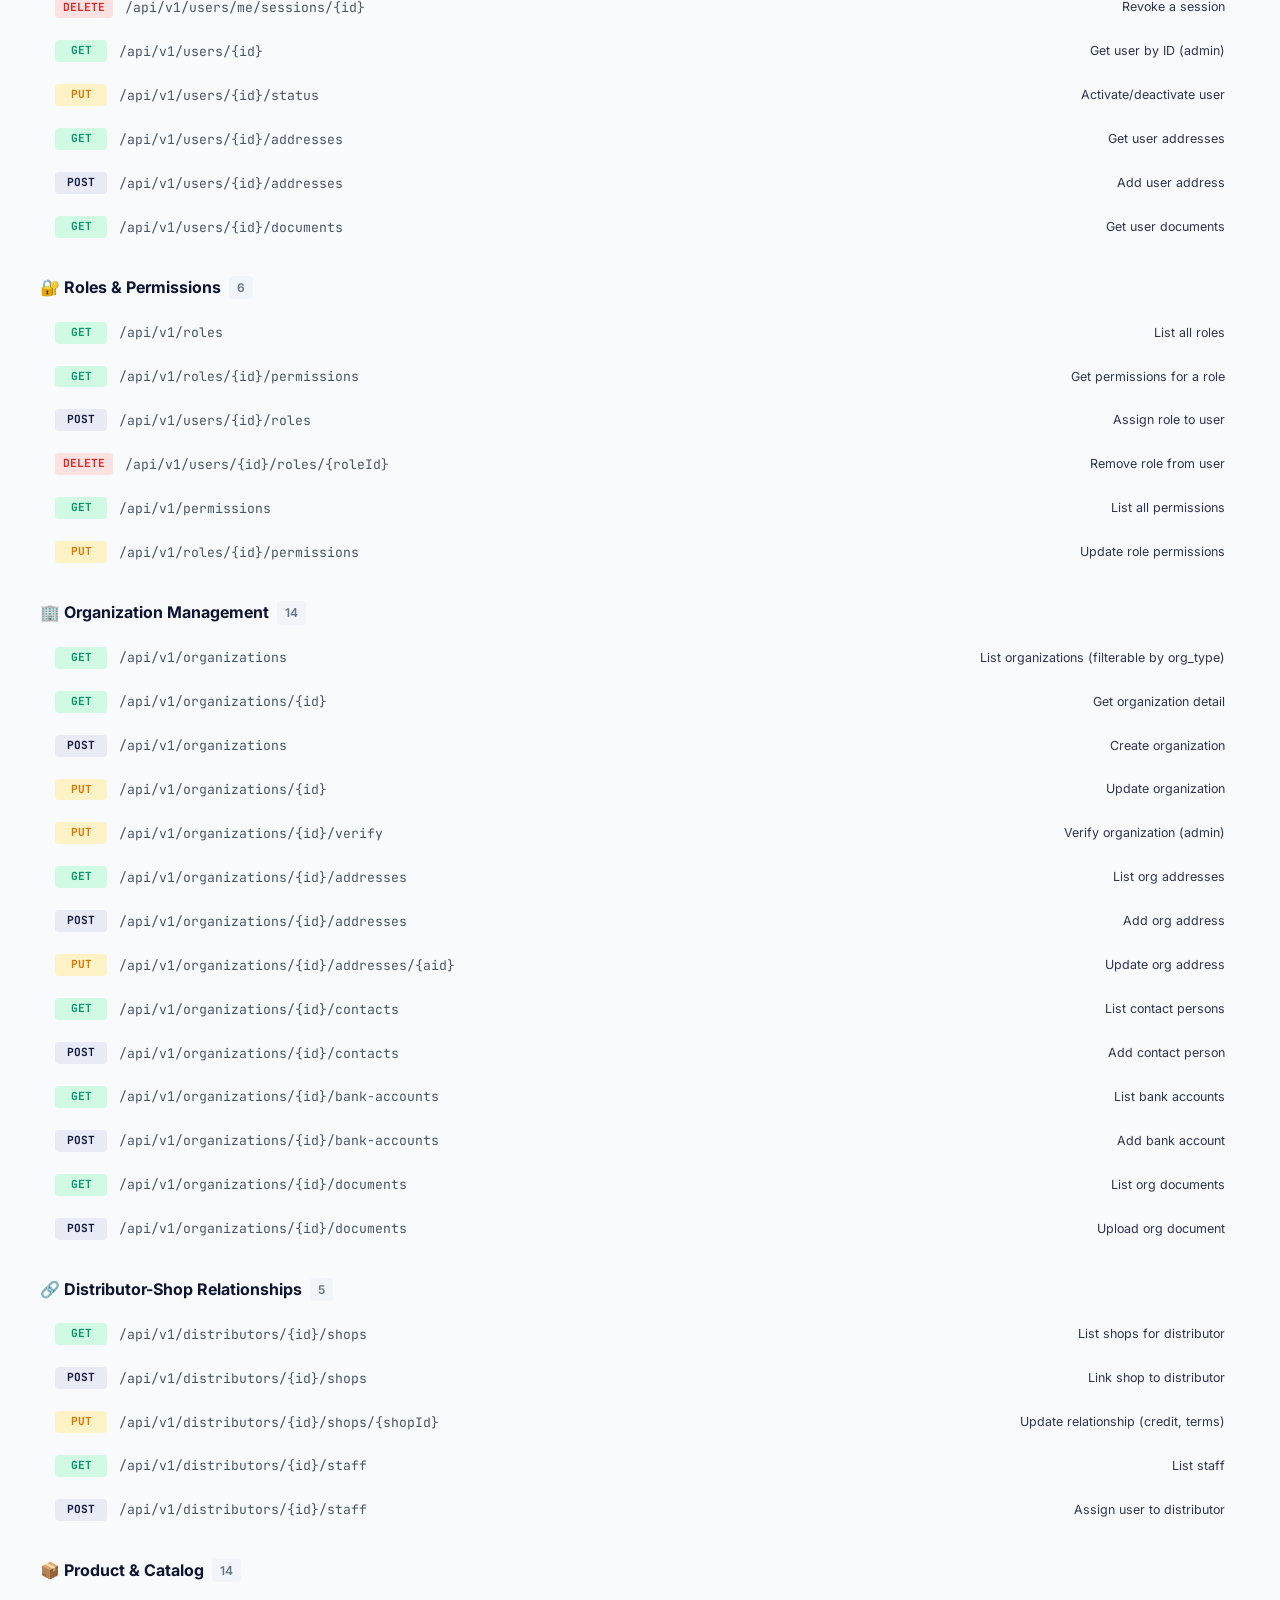
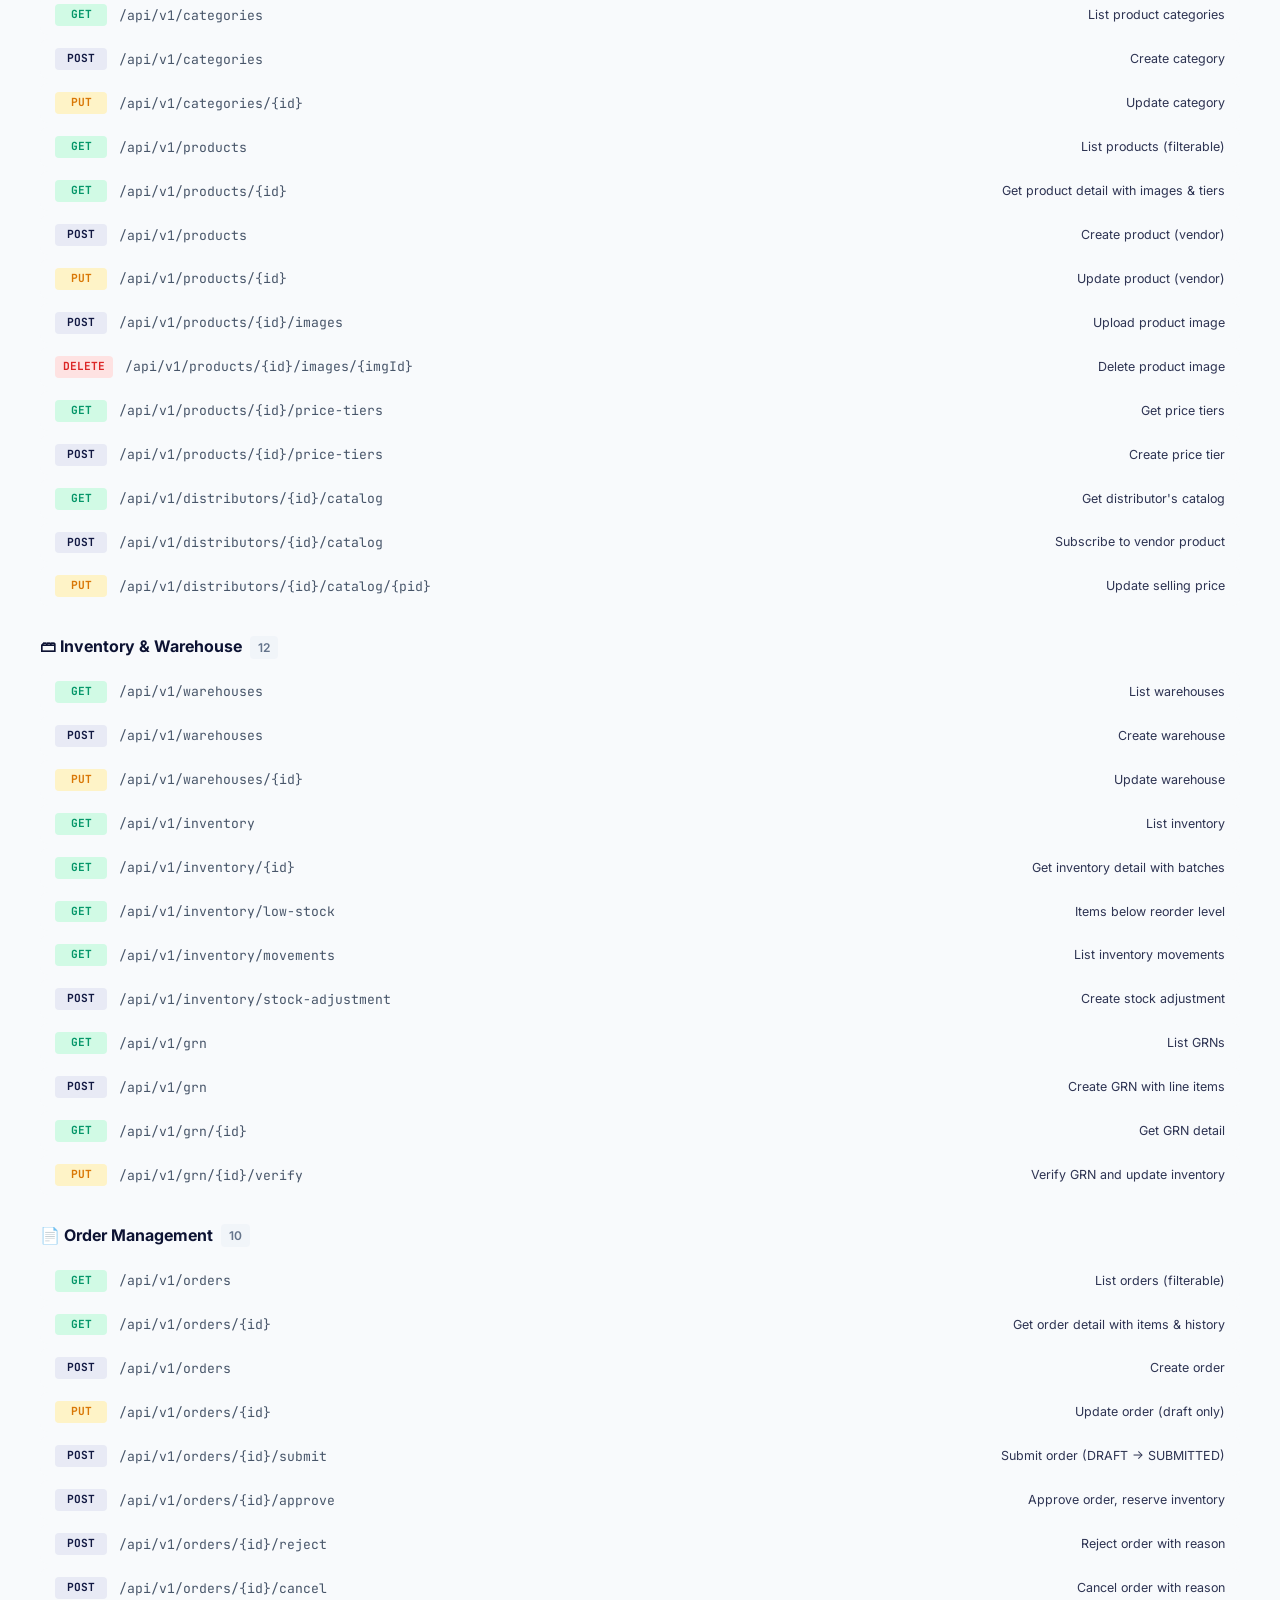
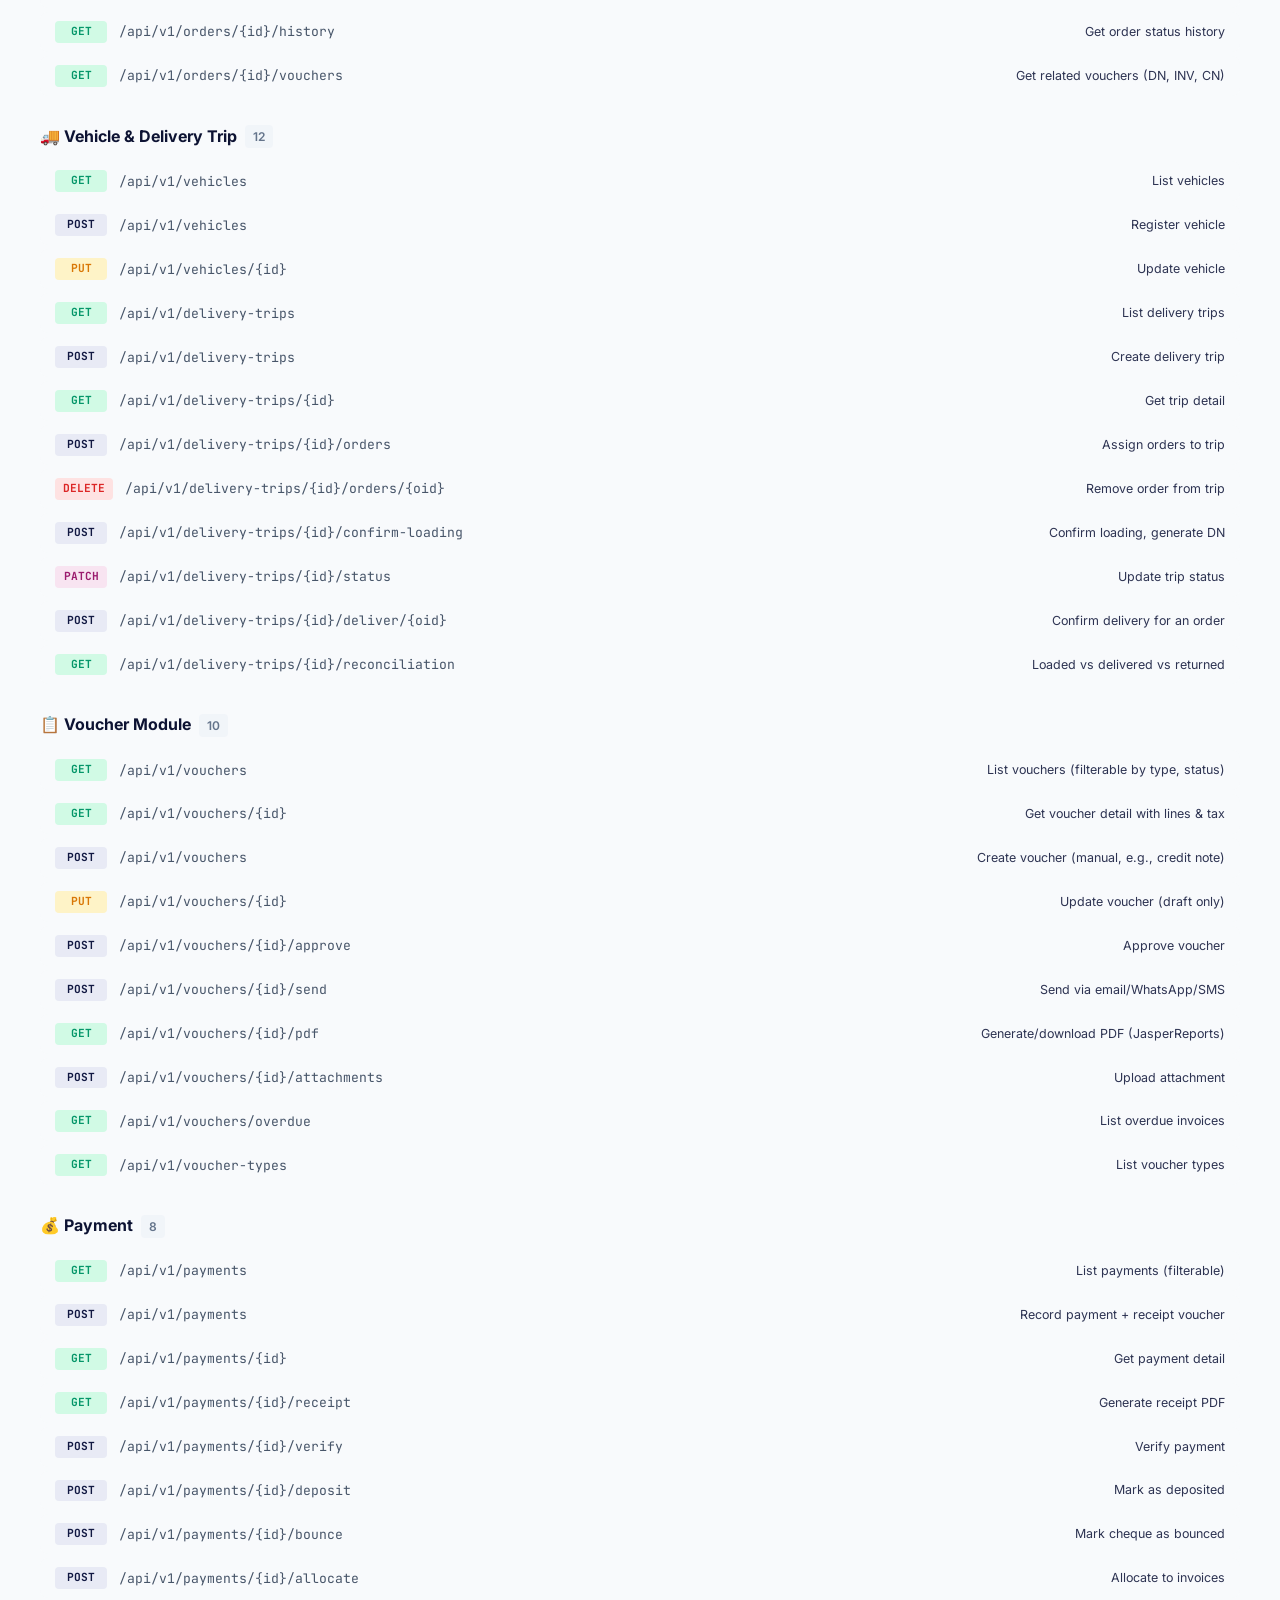
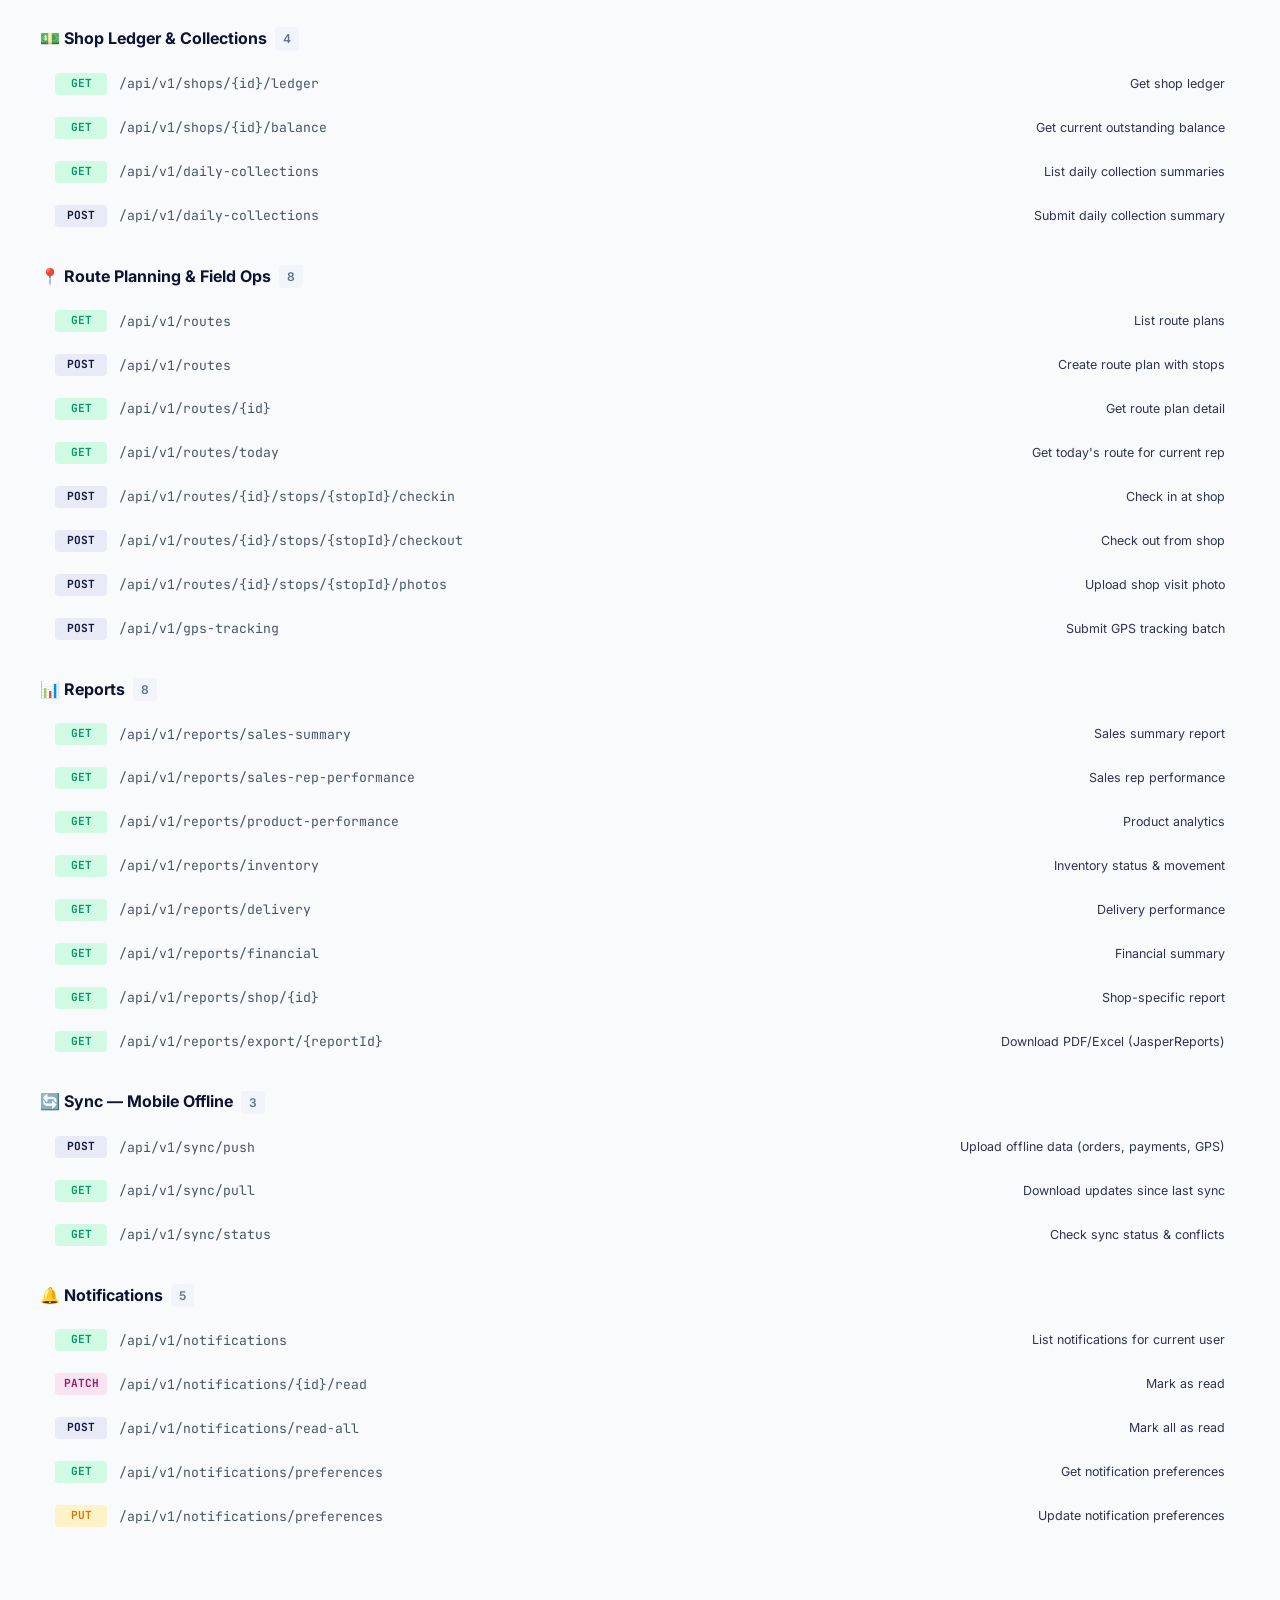
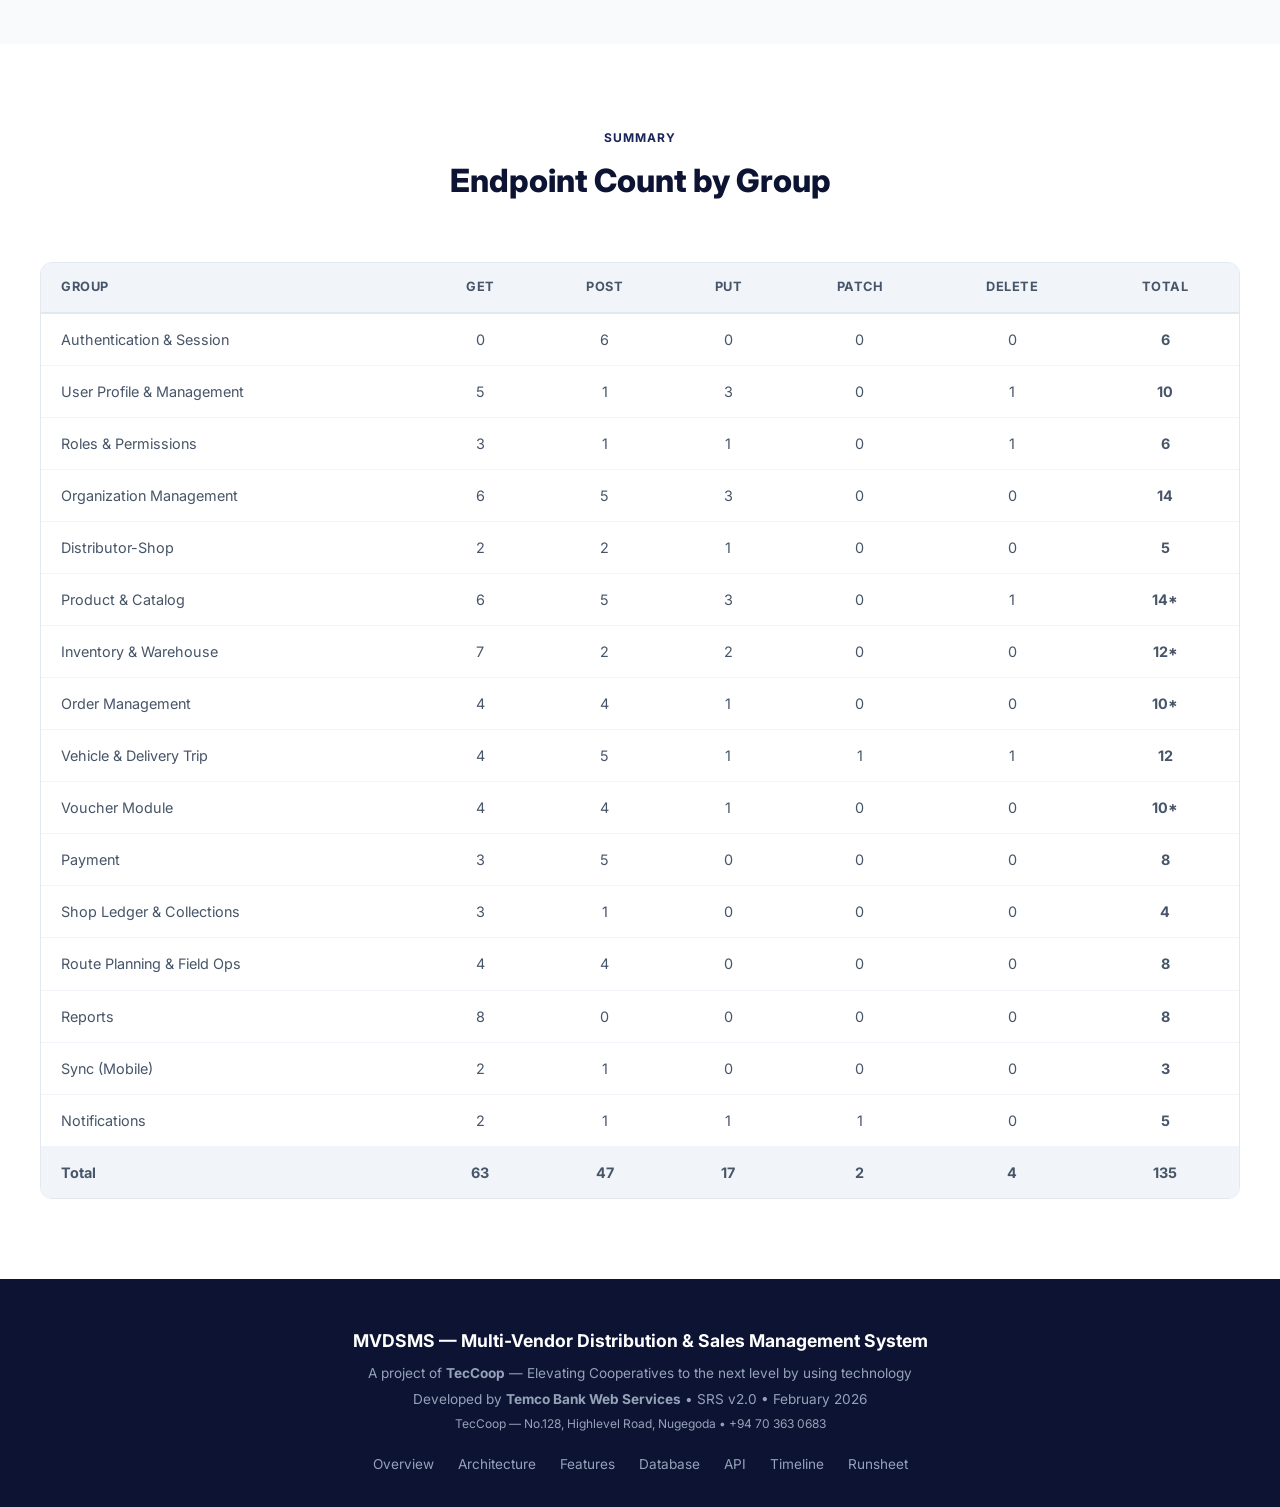
<file: docs/api.html>
<!DOCTYPE html>
<html lang="en">
<head>
  <meta charset="UTF-8">
  <meta name="viewport" content="width=device-width, initial-scale=1.0">
  <title>API Endpoints — MVDSMS | TecCoop</title>
  <link rel="preconnect" href="https://fonts.googleapis.com">
  <link href="https://fonts.googleapis.com/css2?family=Inter:wght@400;500;600;700;800&family=JetBrains+Mono:wght@400;500;600&display=swap" rel="stylesheet">
  <link rel="stylesheet" href="styles.css">
</head>
<body>

  <!-- NAVBAR -->
  <nav class="navbar" id="navbar">
    <div class="nav-container">
      <a href="index.html" class="nav-logo">
        <div class="nav-logo-icon"><img src="logo.svg" alt="TecCoop"></div>
      </a>
      <ul class="nav-links" id="navLinks">
        <li><a href="index.html">Overview</a></li>
        <li><a href="architecture.html">Architecture</a></li>
        <li><a href="features.html">Features</a></li>
        <li><a href="database.html">Database</a></li>
        <li><a href="api.html" class="active">API</a></li>
        <li><a href="timeline.html">Timeline</a></li>
        <li><a href="runsheet.html">Runsheet</a></li>
      </ul>
      <button class="mobile-toggle" id="mobileToggle" aria-label="Toggle menu">&#9776;</button>
    </div>
  </nav>

  <!-- PAGE HERO -->
  <section class="page-hero">
    <h1>REST API Endpoints</h1>
    <p>135 endpoints across 16 groups &mdash; JAX-RS with MicroProfile OpenAPI 3.1 documentation</p>
  </section>

  <!-- API DESIGN PRINCIPLES -->
  <section class="section section-alt">
    <div class="container">
      <div class="section-header">
        <div class="section-label">Design</div>
        <h2>API Design Principles</h2>
      </div>
      <div class="card-grid card-grid-4">
        <div class="card" style="text-align:center;padding:20px;">
          <div style="font-size:1.5rem;margin-bottom:8px;">&#128640;</div>
          <h3 style="font-size:0.9rem;">RESTful</h3>
          <p style="font-size:0.78rem;">JAX-RS (Jakarta EE)</p>
        </div>
        <div class="card" style="text-align:center;padding:20px;">
          <div style="font-size:1.5rem;margin-bottom:8px;">&#128274;</div>
          <h3 style="font-size:0.9rem;">JWT Auth</h3>
          <p style="font-size:0.78rem;">Bearer token (jjwt 0.11.5)</p>
        </div>
        <div class="card" style="text-align:center;padding:20px;">
          <div style="font-size:1.5rem;margin-bottom:8px;">&#128196;</div>
          <h3 style="font-size:0.9rem;">Paginated</h3>
          <p style="font-size:0.78rem;">?page=0&amp;size=20&amp;sort=</p>
        </div>
        <div class="card" style="text-align:center;padding:20px;">
          <div style="font-size:1.5rem;margin-bottom:8px;">&#128214;</div>
          <h3 style="font-size:0.9rem;">Documented</h3>
          <p style="font-size:0.78rem;">MicroProfile OpenAPI 3.1</p>
        </div>
      </div>
      <div style="margin-top:24px;padding:20px;background:var(--dark);border-radius:12px;">
        <p style="font-family:'JetBrains Mono',monospace;font-size:0.85rem;color:#93c5fd;">
          Base URL: <span style="color:#fbbf24;">/api/v1/</span> &nbsp;&bull;&nbsp;
          Format: <span style="color:#34d399;">JSON (Jackson 2.15.x)</span> &nbsp;&bull;&nbsp;
          Error: <span style="color:#f87171;">{ "status": 400, "error": "...", "message": "...", "timestamp": "..." }</span>
        </p>
      </div>
    </div>
  </section>

  <!-- ALL ENDPOINTS -->
  <section class="section">
    <div class="container">
      <div class="section-header">
        <div class="section-label">Endpoints</div>
        <h2>All 135 API Endpoints</h2>
      </div>

      <!-- 1. Auth -->
      <div class="api-group">
        <div class="api-group-title">&#128274; Authentication & Session <span class="api-group-count">6</span></div>
        <div class="api-endpoint"><span class="api-method method-post">POST</span><span class="api-path">/api/v1/auth/register</span><span class="api-desc">Register new user</span></div>
        <div class="api-endpoint"><span class="api-method method-post">POST</span><span class="api-path">/api/v1/auth/login</span><span class="api-desc">Login &rarr; JWT access + refresh token</span></div>
        <div class="api-endpoint"><span class="api-method method-post">POST</span><span class="api-path">/api/v1/auth/refresh-token</span><span class="api-desc">Refresh expired access token</span></div>
        <div class="api-endpoint"><span class="api-method method-post">POST</span><span class="api-path">/api/v1/auth/forgot-password</span><span class="api-desc">Send OTP to email/phone</span></div>
        <div class="api-endpoint"><span class="api-method method-post">POST</span><span class="api-path">/api/v1/auth/verify-otp</span><span class="api-desc">Verify OTP and reset password</span></div>
        <div class="api-endpoint"><span class="api-method method-post">POST</span><span class="api-path">/api/v1/auth/logout</span><span class="api-desc">Invalidate session</span></div>
      </div>

      <!-- 2. Users -->
      <div class="api-group">
        <div class="api-group-title">&#128100; User Profile & Management <span class="api-group-count">10</span></div>
        <div class="api-endpoint"><span class="api-method method-get">GET</span><span class="api-path">/api/v1/users/me</span><span class="api-desc">Get current user profile</span></div>
        <div class="api-endpoint"><span class="api-method method-put">PUT</span><span class="api-path">/api/v1/users/me</span><span class="api-desc">Update current user profile</span></div>
        <div class="api-endpoint"><span class="api-method method-put">PUT</span><span class="api-path">/api/v1/users/me/password</span><span class="api-desc">Change password</span></div>
        <div class="api-endpoint"><span class="api-method method-get">GET</span><span class="api-path">/api/v1/users/me/sessions</span><span class="api-desc">List active sessions</span></div>
        <div class="api-endpoint"><span class="api-method method-delete">DELETE</span><span class="api-path">/api/v1/users/me/sessions/{id}</span><span class="api-desc">Revoke a session</span></div>
        <div class="api-endpoint"><span class="api-method method-get">GET</span><span class="api-path">/api/v1/users/{id}</span><span class="api-desc">Get user by ID (admin)</span></div>
        <div class="api-endpoint"><span class="api-method method-put">PUT</span><span class="api-path">/api/v1/users/{id}/status</span><span class="api-desc">Activate/deactivate user</span></div>
        <div class="api-endpoint"><span class="api-method method-get">GET</span><span class="api-path">/api/v1/users/{id}/addresses</span><span class="api-desc">Get user addresses</span></div>
        <div class="api-endpoint"><span class="api-method method-post">POST</span><span class="api-path">/api/v1/users/{id}/addresses</span><span class="api-desc">Add user address</span></div>
        <div class="api-endpoint"><span class="api-method method-get">GET</span><span class="api-path">/api/v1/users/{id}/documents</span><span class="api-desc">Get user documents</span></div>
      </div>

      <!-- 3. Roles -->
      <div class="api-group">
        <div class="api-group-title">&#128272; Roles & Permissions <span class="api-group-count">6</span></div>
        <div class="api-endpoint"><span class="api-method method-get">GET</span><span class="api-path">/api/v1/roles</span><span class="api-desc">List all roles</span></div>
        <div class="api-endpoint"><span class="api-method method-get">GET</span><span class="api-path">/api/v1/roles/{id}/permissions</span><span class="api-desc">Get permissions for a role</span></div>
        <div class="api-endpoint"><span class="api-method method-post">POST</span><span class="api-path">/api/v1/users/{id}/roles</span><span class="api-desc">Assign role to user</span></div>
        <div class="api-endpoint"><span class="api-method method-delete">DELETE</span><span class="api-path">/api/v1/users/{id}/roles/{roleId}</span><span class="api-desc">Remove role from user</span></div>
        <div class="api-endpoint"><span class="api-method method-get">GET</span><span class="api-path">/api/v1/permissions</span><span class="api-desc">List all permissions</span></div>
        <div class="api-endpoint"><span class="api-method method-put">PUT</span><span class="api-path">/api/v1/roles/{id}/permissions</span><span class="api-desc">Update role permissions</span></div>
      </div>

      <!-- 4. Organizations -->
      <div class="api-group">
        <div class="api-group-title">&#127970; Organization Management <span class="api-group-count">14</span></div>
        <div class="api-endpoint"><span class="api-method method-get">GET</span><span class="api-path">/api/v1/organizations</span><span class="api-desc">List organizations (filterable by org_type)</span></div>
        <div class="api-endpoint"><span class="api-method method-get">GET</span><span class="api-path">/api/v1/organizations/{id}</span><span class="api-desc">Get organization detail</span></div>
        <div class="api-endpoint"><span class="api-method method-post">POST</span><span class="api-path">/api/v1/organizations</span><span class="api-desc">Create organization</span></div>
        <div class="api-endpoint"><span class="api-method method-put">PUT</span><span class="api-path">/api/v1/organizations/{id}</span><span class="api-desc">Update organization</span></div>
        <div class="api-endpoint"><span class="api-method method-put">PUT</span><span class="api-path">/api/v1/organizations/{id}/verify</span><span class="api-desc">Verify organization (admin)</span></div>
        <div class="api-endpoint"><span class="api-method method-get">GET</span><span class="api-path">/api/v1/organizations/{id}/addresses</span><span class="api-desc">List org addresses</span></div>
        <div class="api-endpoint"><span class="api-method method-post">POST</span><span class="api-path">/api/v1/organizations/{id}/addresses</span><span class="api-desc">Add org address</span></div>
        <div class="api-endpoint"><span class="api-method method-put">PUT</span><span class="api-path">/api/v1/organizations/{id}/addresses/{aid}</span><span class="api-desc">Update org address</span></div>
        <div class="api-endpoint"><span class="api-method method-get">GET</span><span class="api-path">/api/v1/organizations/{id}/contacts</span><span class="api-desc">List contact persons</span></div>
        <div class="api-endpoint"><span class="api-method method-post">POST</span><span class="api-path">/api/v1/organizations/{id}/contacts</span><span class="api-desc">Add contact person</span></div>
        <div class="api-endpoint"><span class="api-method method-get">GET</span><span class="api-path">/api/v1/organizations/{id}/bank-accounts</span><span class="api-desc">List bank accounts</span></div>
        <div class="api-endpoint"><span class="api-method method-post">POST</span><span class="api-path">/api/v1/organizations/{id}/bank-accounts</span><span class="api-desc">Add bank account</span></div>
        <div class="api-endpoint"><span class="api-method method-get">GET</span><span class="api-path">/api/v1/organizations/{id}/documents</span><span class="api-desc">List org documents</span></div>
        <div class="api-endpoint"><span class="api-method method-post">POST</span><span class="api-path">/api/v1/organizations/{id}/documents</span><span class="api-desc">Upload org document</span></div>
      </div>

      <!-- 5. Distributor-Shop -->
      <div class="api-group">
        <div class="api-group-title">&#128279; Distributor-Shop Relationships <span class="api-group-count">5</span></div>
        <div class="api-endpoint"><span class="api-method method-get">GET</span><span class="api-path">/api/v1/distributors/{id}/shops</span><span class="api-desc">List shops for distributor</span></div>
        <div class="api-endpoint"><span class="api-method method-post">POST</span><span class="api-path">/api/v1/distributors/{id}/shops</span><span class="api-desc">Link shop to distributor</span></div>
        <div class="api-endpoint"><span class="api-method method-put">PUT</span><span class="api-path">/api/v1/distributors/{id}/shops/{shopId}</span><span class="api-desc">Update relationship (credit, terms)</span></div>
        <div class="api-endpoint"><span class="api-method method-get">GET</span><span class="api-path">/api/v1/distributors/{id}/staff</span><span class="api-desc">List staff</span></div>
        <div class="api-endpoint"><span class="api-method method-post">POST</span><span class="api-path">/api/v1/distributors/{id}/staff</span><span class="api-desc">Assign user to distributor</span></div>
      </div>

      <!-- 6. Products -->
      <div class="api-group">
        <div class="api-group-title">&#128230; Product & Catalog <span class="api-group-count">14</span></div>
        <div class="api-endpoint"><span class="api-method method-get">GET</span><span class="api-path">/api/v1/categories</span><span class="api-desc">List product categories</span></div>
        <div class="api-endpoint"><span class="api-method method-post">POST</span><span class="api-path">/api/v1/categories</span><span class="api-desc">Create category</span></div>
        <div class="api-endpoint"><span class="api-method method-put">PUT</span><span class="api-path">/api/v1/categories/{id}</span><span class="api-desc">Update category</span></div>
        <div class="api-endpoint"><span class="api-method method-get">GET</span><span class="api-path">/api/v1/products</span><span class="api-desc">List products (filterable)</span></div>
        <div class="api-endpoint"><span class="api-method method-get">GET</span><span class="api-path">/api/v1/products/{id}</span><span class="api-desc">Get product detail with images &amp; tiers</span></div>
        <div class="api-endpoint"><span class="api-method method-post">POST</span><span class="api-path">/api/v1/products</span><span class="api-desc">Create product (vendor)</span></div>
        <div class="api-endpoint"><span class="api-method method-put">PUT</span><span class="api-path">/api/v1/products/{id}</span><span class="api-desc">Update product (vendor)</span></div>
        <div class="api-endpoint"><span class="api-method method-post">POST</span><span class="api-path">/api/v1/products/{id}/images</span><span class="api-desc">Upload product image</span></div>
        <div class="api-endpoint"><span class="api-method method-delete">DELETE</span><span class="api-path">/api/v1/products/{id}/images/{imgId}</span><span class="api-desc">Delete product image</span></div>
        <div class="api-endpoint"><span class="api-method method-get">GET</span><span class="api-path">/api/v1/products/{id}/price-tiers</span><span class="api-desc">Get price tiers</span></div>
        <div class="api-endpoint"><span class="api-method method-post">POST</span><span class="api-path">/api/v1/products/{id}/price-tiers</span><span class="api-desc">Create price tier</span></div>
        <div class="api-endpoint"><span class="api-method method-get">GET</span><span class="api-path">/api/v1/distributors/{id}/catalog</span><span class="api-desc">Get distributor's catalog</span></div>
        <div class="api-endpoint"><span class="api-method method-post">POST</span><span class="api-path">/api/v1/distributors/{id}/catalog</span><span class="api-desc">Subscribe to vendor product</span></div>
        <div class="api-endpoint"><span class="api-method method-put">PUT</span><span class="api-path">/api/v1/distributors/{id}/catalog/{pid}</span><span class="api-desc">Update selling price</span></div>
      </div>

      <!-- 7. Inventory -->
      <div class="api-group">
        <div class="api-group-title">&#128451; Inventory & Warehouse <span class="api-group-count">12</span></div>
        <div class="api-endpoint"><span class="api-method method-get">GET</span><span class="api-path">/api/v1/warehouses</span><span class="api-desc">List warehouses</span></div>
        <div class="api-endpoint"><span class="api-method method-post">POST</span><span class="api-path">/api/v1/warehouses</span><span class="api-desc">Create warehouse</span></div>
        <div class="api-endpoint"><span class="api-method method-put">PUT</span><span class="api-path">/api/v1/warehouses/{id}</span><span class="api-desc">Update warehouse</span></div>
        <div class="api-endpoint"><span class="api-method method-get">GET</span><span class="api-path">/api/v1/inventory</span><span class="api-desc">List inventory</span></div>
        <div class="api-endpoint"><span class="api-method method-get">GET</span><span class="api-path">/api/v1/inventory/{id}</span><span class="api-desc">Get inventory detail with batches</span></div>
        <div class="api-endpoint"><span class="api-method method-get">GET</span><span class="api-path">/api/v1/inventory/low-stock</span><span class="api-desc">Items below reorder level</span></div>
        <div class="api-endpoint"><span class="api-method method-get">GET</span><span class="api-path">/api/v1/inventory/movements</span><span class="api-desc">List inventory movements</span></div>
        <div class="api-endpoint"><span class="api-method method-post">POST</span><span class="api-path">/api/v1/inventory/stock-adjustment</span><span class="api-desc">Create stock adjustment</span></div>
        <div class="api-endpoint"><span class="api-method method-get">GET</span><span class="api-path">/api/v1/grn</span><span class="api-desc">List GRNs</span></div>
        <div class="api-endpoint"><span class="api-method method-post">POST</span><span class="api-path">/api/v1/grn</span><span class="api-desc">Create GRN with line items</span></div>
        <div class="api-endpoint"><span class="api-method method-get">GET</span><span class="api-path">/api/v1/grn/{id}</span><span class="api-desc">Get GRN detail</span></div>
        <div class="api-endpoint"><span class="api-method method-put">PUT</span><span class="api-path">/api/v1/grn/{id}/verify</span><span class="api-desc">Verify GRN and update inventory</span></div>
      </div>

      <!-- 8. Orders -->
      <div class="api-group">
        <div class="api-group-title">&#128196; Order Management <span class="api-group-count">10</span></div>
        <div class="api-endpoint"><span class="api-method method-get">GET</span><span class="api-path">/api/v1/orders</span><span class="api-desc">List orders (filterable)</span></div>
        <div class="api-endpoint"><span class="api-method method-get">GET</span><span class="api-path">/api/v1/orders/{id}</span><span class="api-desc">Get order detail with items &amp; history</span></div>
        <div class="api-endpoint"><span class="api-method method-post">POST</span><span class="api-path">/api/v1/orders</span><span class="api-desc">Create order</span></div>
        <div class="api-endpoint"><span class="api-method method-put">PUT</span><span class="api-path">/api/v1/orders/{id}</span><span class="api-desc">Update order (draft only)</span></div>
        <div class="api-endpoint"><span class="api-method method-post">POST</span><span class="api-path">/api/v1/orders/{id}/submit</span><span class="api-desc">Submit order (DRAFT &rarr; SUBMITTED)</span></div>
        <div class="api-endpoint"><span class="api-method method-post">POST</span><span class="api-path">/api/v1/orders/{id}/approve</span><span class="api-desc">Approve order, reserve inventory</span></div>
        <div class="api-endpoint"><span class="api-method method-post">POST</span><span class="api-path">/api/v1/orders/{id}/reject</span><span class="api-desc">Reject order with reason</span></div>
        <div class="api-endpoint"><span class="api-method method-post">POST</span><span class="api-path">/api/v1/orders/{id}/cancel</span><span class="api-desc">Cancel order with reason</span></div>
        <div class="api-endpoint"><span class="api-method method-get">GET</span><span class="api-path">/api/v1/orders/{id}/history</span><span class="api-desc">Get order status history</span></div>
        <div class="api-endpoint"><span class="api-method method-get">GET</span><span class="api-path">/api/v1/orders/{id}/vouchers</span><span class="api-desc">Get related vouchers (DN, INV, CN)</span></div>
      </div>

      <!-- 9. Delivery -->
      <div class="api-group">
        <div class="api-group-title">&#128666; Vehicle & Delivery Trip <span class="api-group-count">12</span></div>
        <div class="api-endpoint"><span class="api-method method-get">GET</span><span class="api-path">/api/v1/vehicles</span><span class="api-desc">List vehicles</span></div>
        <div class="api-endpoint"><span class="api-method method-post">POST</span><span class="api-path">/api/v1/vehicles</span><span class="api-desc">Register vehicle</span></div>
        <div class="api-endpoint"><span class="api-method method-put">PUT</span><span class="api-path">/api/v1/vehicles/{id}</span><span class="api-desc">Update vehicle</span></div>
        <div class="api-endpoint"><span class="api-method method-get">GET</span><span class="api-path">/api/v1/delivery-trips</span><span class="api-desc">List delivery trips</span></div>
        <div class="api-endpoint"><span class="api-method method-post">POST</span><span class="api-path">/api/v1/delivery-trips</span><span class="api-desc">Create delivery trip</span></div>
        <div class="api-endpoint"><span class="api-method method-get">GET</span><span class="api-path">/api/v1/delivery-trips/{id}</span><span class="api-desc">Get trip detail</span></div>
        <div class="api-endpoint"><span class="api-method method-post">POST</span><span class="api-path">/api/v1/delivery-trips/{id}/orders</span><span class="api-desc">Assign orders to trip</span></div>
        <div class="api-endpoint"><span class="api-method method-delete">DELETE</span><span class="api-path">/api/v1/delivery-trips/{id}/orders/{oid}</span><span class="api-desc">Remove order from trip</span></div>
        <div class="api-endpoint"><span class="api-method method-post">POST</span><span class="api-path">/api/v1/delivery-trips/{id}/confirm-loading</span><span class="api-desc">Confirm loading, generate DN</span></div>
        <div class="api-endpoint"><span class="api-method method-patch">PATCH</span><span class="api-path">/api/v1/delivery-trips/{id}/status</span><span class="api-desc">Update trip status</span></div>
        <div class="api-endpoint"><span class="api-method method-post">POST</span><span class="api-path">/api/v1/delivery-trips/{id}/deliver/{oid}</span><span class="api-desc">Confirm delivery for an order</span></div>
        <div class="api-endpoint"><span class="api-method method-get">GET</span><span class="api-path">/api/v1/delivery-trips/{id}/reconciliation</span><span class="api-desc">Loaded vs delivered vs returned</span></div>
      </div>

      <!-- 10. Vouchers -->
      <div class="api-group">
        <div class="api-group-title">&#128203; Voucher Module <span class="api-group-count">10</span></div>
        <div class="api-endpoint"><span class="api-method method-get">GET</span><span class="api-path">/api/v1/vouchers</span><span class="api-desc">List vouchers (filterable by type, status)</span></div>
        <div class="api-endpoint"><span class="api-method method-get">GET</span><span class="api-path">/api/v1/vouchers/{id}</span><span class="api-desc">Get voucher detail with lines &amp; tax</span></div>
        <div class="api-endpoint"><span class="api-method method-post">POST</span><span class="api-path">/api/v1/vouchers</span><span class="api-desc">Create voucher (manual, e.g., credit note)</span></div>
        <div class="api-endpoint"><span class="api-method method-put">PUT</span><span class="api-path">/api/v1/vouchers/{id}</span><span class="api-desc">Update voucher (draft only)</span></div>
        <div class="api-endpoint"><span class="api-method method-post">POST</span><span class="api-path">/api/v1/vouchers/{id}/approve</span><span class="api-desc">Approve voucher</span></div>
        <div class="api-endpoint"><span class="api-method method-post">POST</span><span class="api-path">/api/v1/vouchers/{id}/send</span><span class="api-desc">Send via email/WhatsApp/SMS</span></div>
        <div class="api-endpoint"><span class="api-method method-get">GET</span><span class="api-path">/api/v1/vouchers/{id}/pdf</span><span class="api-desc">Generate/download PDF (JasperReports)</span></div>
        <div class="api-endpoint"><span class="api-method method-post">POST</span><span class="api-path">/api/v1/vouchers/{id}/attachments</span><span class="api-desc">Upload attachment</span></div>
        <div class="api-endpoint"><span class="api-method method-get">GET</span><span class="api-path">/api/v1/vouchers/overdue</span><span class="api-desc">List overdue invoices</span></div>
        <div class="api-endpoint"><span class="api-method method-get">GET</span><span class="api-path">/api/v1/voucher-types</span><span class="api-desc">List voucher types</span></div>
      </div>

      <!-- 11. Payments -->
      <div class="api-group">
        <div class="api-group-title">&#128176; Payment <span class="api-group-count">8</span></div>
        <div class="api-endpoint"><span class="api-method method-get">GET</span><span class="api-path">/api/v1/payments</span><span class="api-desc">List payments (filterable)</span></div>
        <div class="api-endpoint"><span class="api-method method-post">POST</span><span class="api-path">/api/v1/payments</span><span class="api-desc">Record payment + receipt voucher</span></div>
        <div class="api-endpoint"><span class="api-method method-get">GET</span><span class="api-path">/api/v1/payments/{id}</span><span class="api-desc">Get payment detail</span></div>
        <div class="api-endpoint"><span class="api-method method-get">GET</span><span class="api-path">/api/v1/payments/{id}/receipt</span><span class="api-desc">Generate receipt PDF</span></div>
        <div class="api-endpoint"><span class="api-method method-post">POST</span><span class="api-path">/api/v1/payments/{id}/verify</span><span class="api-desc">Verify payment</span></div>
        <div class="api-endpoint"><span class="api-method method-post">POST</span><span class="api-path">/api/v1/payments/{id}/deposit</span><span class="api-desc">Mark as deposited</span></div>
        <div class="api-endpoint"><span class="api-method method-post">POST</span><span class="api-path">/api/v1/payments/{id}/bounce</span><span class="api-desc">Mark cheque as bounced</span></div>
        <div class="api-endpoint"><span class="api-method method-post">POST</span><span class="api-path">/api/v1/payments/{id}/allocate</span><span class="api-desc">Allocate to invoices</span></div>
      </div>

      <!-- 12. Ledger -->
      <div class="api-group">
        <div class="api-group-title">&#128181; Shop Ledger & Collections <span class="api-group-count">4</span></div>
        <div class="api-endpoint"><span class="api-method method-get">GET</span><span class="api-path">/api/v1/shops/{id}/ledger</span><span class="api-desc">Get shop ledger</span></div>
        <div class="api-endpoint"><span class="api-method method-get">GET</span><span class="api-path">/api/v1/shops/{id}/balance</span><span class="api-desc">Get current outstanding balance</span></div>
        <div class="api-endpoint"><span class="api-method method-get">GET</span><span class="api-path">/api/v1/daily-collections</span><span class="api-desc">List daily collection summaries</span></div>
        <div class="api-endpoint"><span class="api-method method-post">POST</span><span class="api-path">/api/v1/daily-collections</span><span class="api-desc">Submit daily collection summary</span></div>
      </div>

      <!-- 13. Routes -->
      <div class="api-group">
        <div class="api-group-title">&#128205; Route Planning & Field Ops <span class="api-group-count">8</span></div>
        <div class="api-endpoint"><span class="api-method method-get">GET</span><span class="api-path">/api/v1/routes</span><span class="api-desc">List route plans</span></div>
        <div class="api-endpoint"><span class="api-method method-post">POST</span><span class="api-path">/api/v1/routes</span><span class="api-desc">Create route plan with stops</span></div>
        <div class="api-endpoint"><span class="api-method method-get">GET</span><span class="api-path">/api/v1/routes/{id}</span><span class="api-desc">Get route plan detail</span></div>
        <div class="api-endpoint"><span class="api-method method-get">GET</span><span class="api-path">/api/v1/routes/today</span><span class="api-desc">Get today's route for current rep</span></div>
        <div class="api-endpoint"><span class="api-method method-post">POST</span><span class="api-path">/api/v1/routes/{id}/stops/{stopId}/checkin</span><span class="api-desc">Check in at shop</span></div>
        <div class="api-endpoint"><span class="api-method method-post">POST</span><span class="api-path">/api/v1/routes/{id}/stops/{stopId}/checkout</span><span class="api-desc">Check out from shop</span></div>
        <div class="api-endpoint"><span class="api-method method-post">POST</span><span class="api-path">/api/v1/routes/{id}/stops/{stopId}/photos</span><span class="api-desc">Upload shop visit photo</span></div>
        <div class="api-endpoint"><span class="api-method method-post">POST</span><span class="api-path">/api/v1/gps-tracking</span><span class="api-desc">Submit GPS tracking batch</span></div>
      </div>

      <!-- 14. Reports -->
      <div class="api-group">
        <div class="api-group-title">&#128202; Reports <span class="api-group-count">8</span></div>
        <div class="api-endpoint"><span class="api-method method-get">GET</span><span class="api-path">/api/v1/reports/sales-summary</span><span class="api-desc">Sales summary report</span></div>
        <div class="api-endpoint"><span class="api-method method-get">GET</span><span class="api-path">/api/v1/reports/sales-rep-performance</span><span class="api-desc">Sales rep performance</span></div>
        <div class="api-endpoint"><span class="api-method method-get">GET</span><span class="api-path">/api/v1/reports/product-performance</span><span class="api-desc">Product analytics</span></div>
        <div class="api-endpoint"><span class="api-method method-get">GET</span><span class="api-path">/api/v1/reports/inventory</span><span class="api-desc">Inventory status &amp; movement</span></div>
        <div class="api-endpoint"><span class="api-method method-get">GET</span><span class="api-path">/api/v1/reports/delivery</span><span class="api-desc">Delivery performance</span></div>
        <div class="api-endpoint"><span class="api-method method-get">GET</span><span class="api-path">/api/v1/reports/financial</span><span class="api-desc">Financial summary</span></div>
        <div class="api-endpoint"><span class="api-method method-get">GET</span><span class="api-path">/api/v1/reports/shop/{id}</span><span class="api-desc">Shop-specific report</span></div>
        <div class="api-endpoint"><span class="api-method method-get">GET</span><span class="api-path">/api/v1/reports/export/{reportId}</span><span class="api-desc">Download PDF/Excel (JasperReports)</span></div>
      </div>

      <!-- 15. Sync -->
      <div class="api-group">
        <div class="api-group-title">&#128260; Sync &mdash; Mobile Offline <span class="api-group-count">3</span></div>
        <div class="api-endpoint"><span class="api-method method-post">POST</span><span class="api-path">/api/v1/sync/push</span><span class="api-desc">Upload offline data (orders, payments, GPS)</span></div>
        <div class="api-endpoint"><span class="api-method method-get">GET</span><span class="api-path">/api/v1/sync/pull</span><span class="api-desc">Download updates since last sync</span></div>
        <div class="api-endpoint"><span class="api-method method-get">GET</span><span class="api-path">/api/v1/sync/status</span><span class="api-desc">Check sync status &amp; conflicts</span></div>
      </div>

      <!-- 16. Notifications -->
      <div class="api-group">
        <div class="api-group-title">&#128276; Notifications <span class="api-group-count">5</span></div>
        <div class="api-endpoint"><span class="api-method method-get">GET</span><span class="api-path">/api/v1/notifications</span><span class="api-desc">List notifications for current user</span></div>
        <div class="api-endpoint"><span class="api-method method-patch">PATCH</span><span class="api-path">/api/v1/notifications/{id}/read</span><span class="api-desc">Mark as read</span></div>
        <div class="api-endpoint"><span class="api-method method-post">POST</span><span class="api-path">/api/v1/notifications/read-all</span><span class="api-desc">Mark all as read</span></div>
        <div class="api-endpoint"><span class="api-method method-get">GET</span><span class="api-path">/api/v1/notifications/preferences</span><span class="api-desc">Get notification preferences</span></div>
        <div class="api-endpoint"><span class="api-method method-put">PUT</span><span class="api-path">/api/v1/notifications/preferences</span><span class="api-desc">Update notification preferences</span></div>
      </div>
    </div>
  </section>

  <!-- ENDPOINT SUMMARY -->
  <section class="section section-alt">
    <div class="container">
      <div class="section-header">
        <div class="section-label">Summary</div>
        <h2>Endpoint Count by Group</h2>
      </div>
      <div class="table-wrapper">
        <table class="data-table">
          <thead><tr><th>Group</th><th style="text-align:center;">GET</th><th style="text-align:center;">POST</th><th style="text-align:center;">PUT</th><th style="text-align:center;">PATCH</th><th style="text-align:center;">DELETE</th><th style="text-align:center;">Total</th></tr></thead>
          <tbody>
            <tr><td>Authentication & Session</td><td style="text-align:center;">0</td><td style="text-align:center;">6</td><td style="text-align:center;">0</td><td style="text-align:center;">0</td><td style="text-align:center;">0</td><td style="text-align:center;font-weight:700;">6</td></tr>
            <tr><td>User Profile & Management</td><td style="text-align:center;">5</td><td style="text-align:center;">1</td><td style="text-align:center;">3</td><td style="text-align:center;">0</td><td style="text-align:center;">1</td><td style="text-align:center;font-weight:700;">10</td></tr>
            <tr><td>Roles & Permissions</td><td style="text-align:center;">3</td><td style="text-align:center;">1</td><td style="text-align:center;">1</td><td style="text-align:center;">0</td><td style="text-align:center;">1</td><td style="text-align:center;font-weight:700;">6</td></tr>
            <tr><td>Organization Management</td><td style="text-align:center;">6</td><td style="text-align:center;">5</td><td style="text-align:center;">3</td><td style="text-align:center;">0</td><td style="text-align:center;">0</td><td style="text-align:center;font-weight:700;">14</td></tr>
            <tr><td>Distributor-Shop</td><td style="text-align:center;">2</td><td style="text-align:center;">2</td><td style="text-align:center;">1</td><td style="text-align:center;">0</td><td style="text-align:center;">0</td><td style="text-align:center;font-weight:700;">5</td></tr>
            <tr><td>Product & Catalog</td><td style="text-align:center;">6</td><td style="text-align:center;">5</td><td style="text-align:center;">3</td><td style="text-align:center;">0</td><td style="text-align:center;">1</td><td style="text-align:center;font-weight:700;">14*</td></tr>
            <tr><td>Inventory & Warehouse</td><td style="text-align:center;">7</td><td style="text-align:center;">2</td><td style="text-align:center;">2</td><td style="text-align:center;">0</td><td style="text-align:center;">0</td><td style="text-align:center;font-weight:700;">12*</td></tr>
            <tr><td>Order Management</td><td style="text-align:center;">4</td><td style="text-align:center;">4</td><td style="text-align:center;">1</td><td style="text-align:center;">0</td><td style="text-align:center;">0</td><td style="text-align:center;font-weight:700;">10*</td></tr>
            <tr><td>Vehicle & Delivery Trip</td><td style="text-align:center;">4</td><td style="text-align:center;">5</td><td style="text-align:center;">1</td><td style="text-align:center;">1</td><td style="text-align:center;">1</td><td style="text-align:center;font-weight:700;">12</td></tr>
            <tr><td>Voucher Module</td><td style="text-align:center;">4</td><td style="text-align:center;">4</td><td style="text-align:center;">1</td><td style="text-align:center;">0</td><td style="text-align:center;">0</td><td style="text-align:center;font-weight:700;">10*</td></tr>
            <tr><td>Payment</td><td style="text-align:center;">3</td><td style="text-align:center;">5</td><td style="text-align:center;">0</td><td style="text-align:center;">0</td><td style="text-align:center;">0</td><td style="text-align:center;font-weight:700;">8</td></tr>
            <tr><td>Shop Ledger & Collections</td><td style="text-align:center;">3</td><td style="text-align:center;">1</td><td style="text-align:center;">0</td><td style="text-align:center;">0</td><td style="text-align:center;">0</td><td style="text-align:center;font-weight:700;">4</td></tr>
            <tr><td>Route Planning & Field Ops</td><td style="text-align:center;">4</td><td style="text-align:center;">4</td><td style="text-align:center;">0</td><td style="text-align:center;">0</td><td style="text-align:center;">0</td><td style="text-align:center;font-weight:700;">8</td></tr>
            <tr><td>Reports</td><td style="text-align:center;">8</td><td style="text-align:center;">0</td><td style="text-align:center;">0</td><td style="text-align:center;">0</td><td style="text-align:center;">0</td><td style="text-align:center;font-weight:700;">8</td></tr>
            <tr><td>Sync (Mobile)</td><td style="text-align:center;">2</td><td style="text-align:center;">1</td><td style="text-align:center;">0</td><td style="text-align:center;">0</td><td style="text-align:center;">0</td><td style="text-align:center;font-weight:700;">3</td></tr>
            <tr><td>Notifications</td><td style="text-align:center;">2</td><td style="text-align:center;">1</td><td style="text-align:center;">1</td><td style="text-align:center;">1</td><td style="text-align:center;">0</td><td style="text-align:center;font-weight:700;">5</td></tr>
            <tr style="background:var(--gray-100);font-weight:700;"><td><strong>Total</strong></td><td style="text-align:center;">63</td><td style="text-align:center;">47</td><td style="text-align:center;">17</td><td style="text-align:center;">2</td><td style="text-align:center;">4</td><td style="text-align:center;"><strong>135</strong></td></tr>
          </tbody>
        </table>
      </div>
    </div>
  </section>

  <!-- FOOTER -->
  <footer class="footer">
    <div class="footer-brand">MVDSMS &mdash; Multi-Vendor Distribution & Sales Management System</div>
    <p>A project of <strong>TecCoop</strong> &mdash; Elevating Cooperatives to the next level by using technology</p>
    <p>Developed by <strong>Temco Bank Web Services</strong> &bull; SRS v2.0 &bull; February 2026</p>
    <p style="font-size:0.75rem;margin-top:4px;">TecCoop &mdash; No.128, Highlevel Road, Nugegoda &bull; +94 70 363 0683</p>
    <div class="footer-links">
      <a href="index.html">Overview</a>
      <a href="architecture.html">Architecture</a>
      <a href="features.html">Features</a>
      <a href="database.html">Database</a>
      <a href="api.html">API</a>
      <a href="timeline.html">Timeline</a>
      <a href="runsheet.html">Runsheet</a>
    </div>
  </footer>

  <script>
    window.addEventListener('scroll', () => {
      document.getElementById('navbar').classList.toggle('scrolled', window.scrollY > 20);
    });
    document.getElementById('mobileToggle').addEventListener('click', () => {
      document.getElementById('navLinks').classList.toggle('open');
    });
  </script>
</body>
</html>
</file>
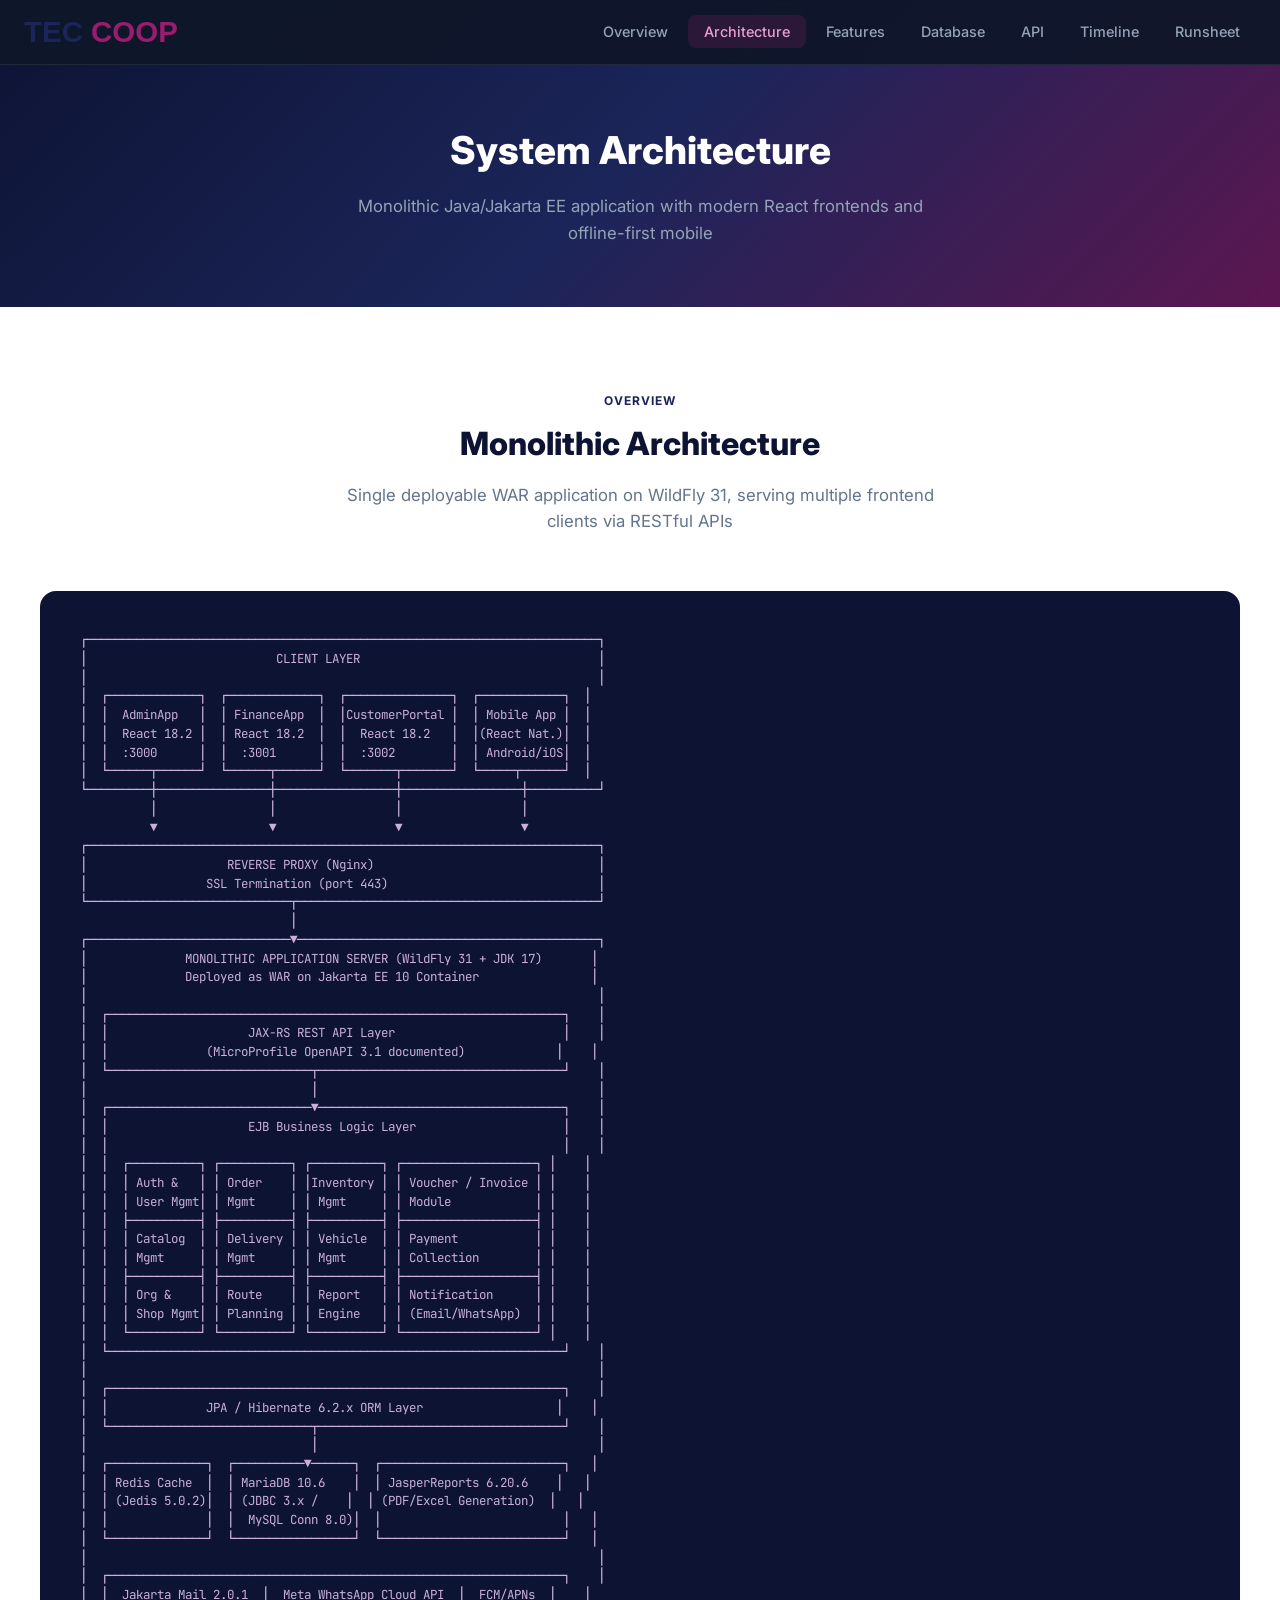
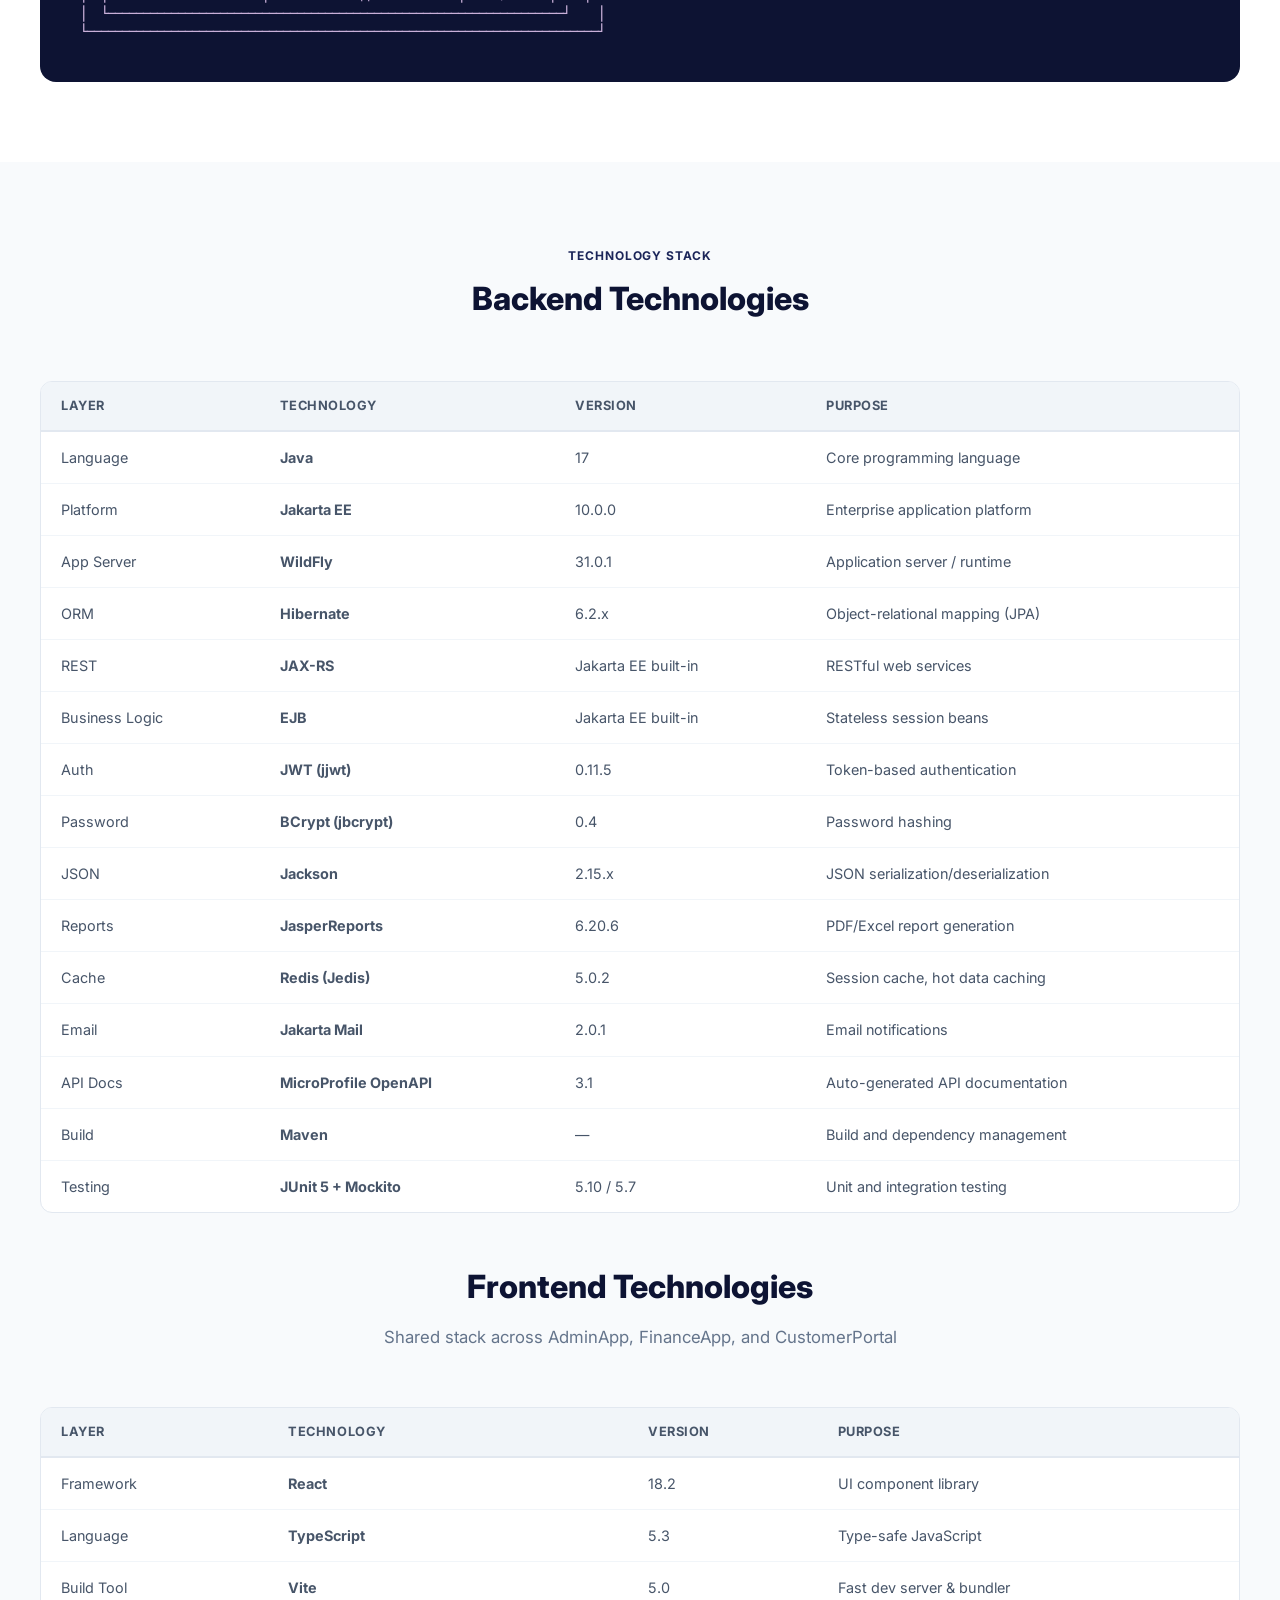
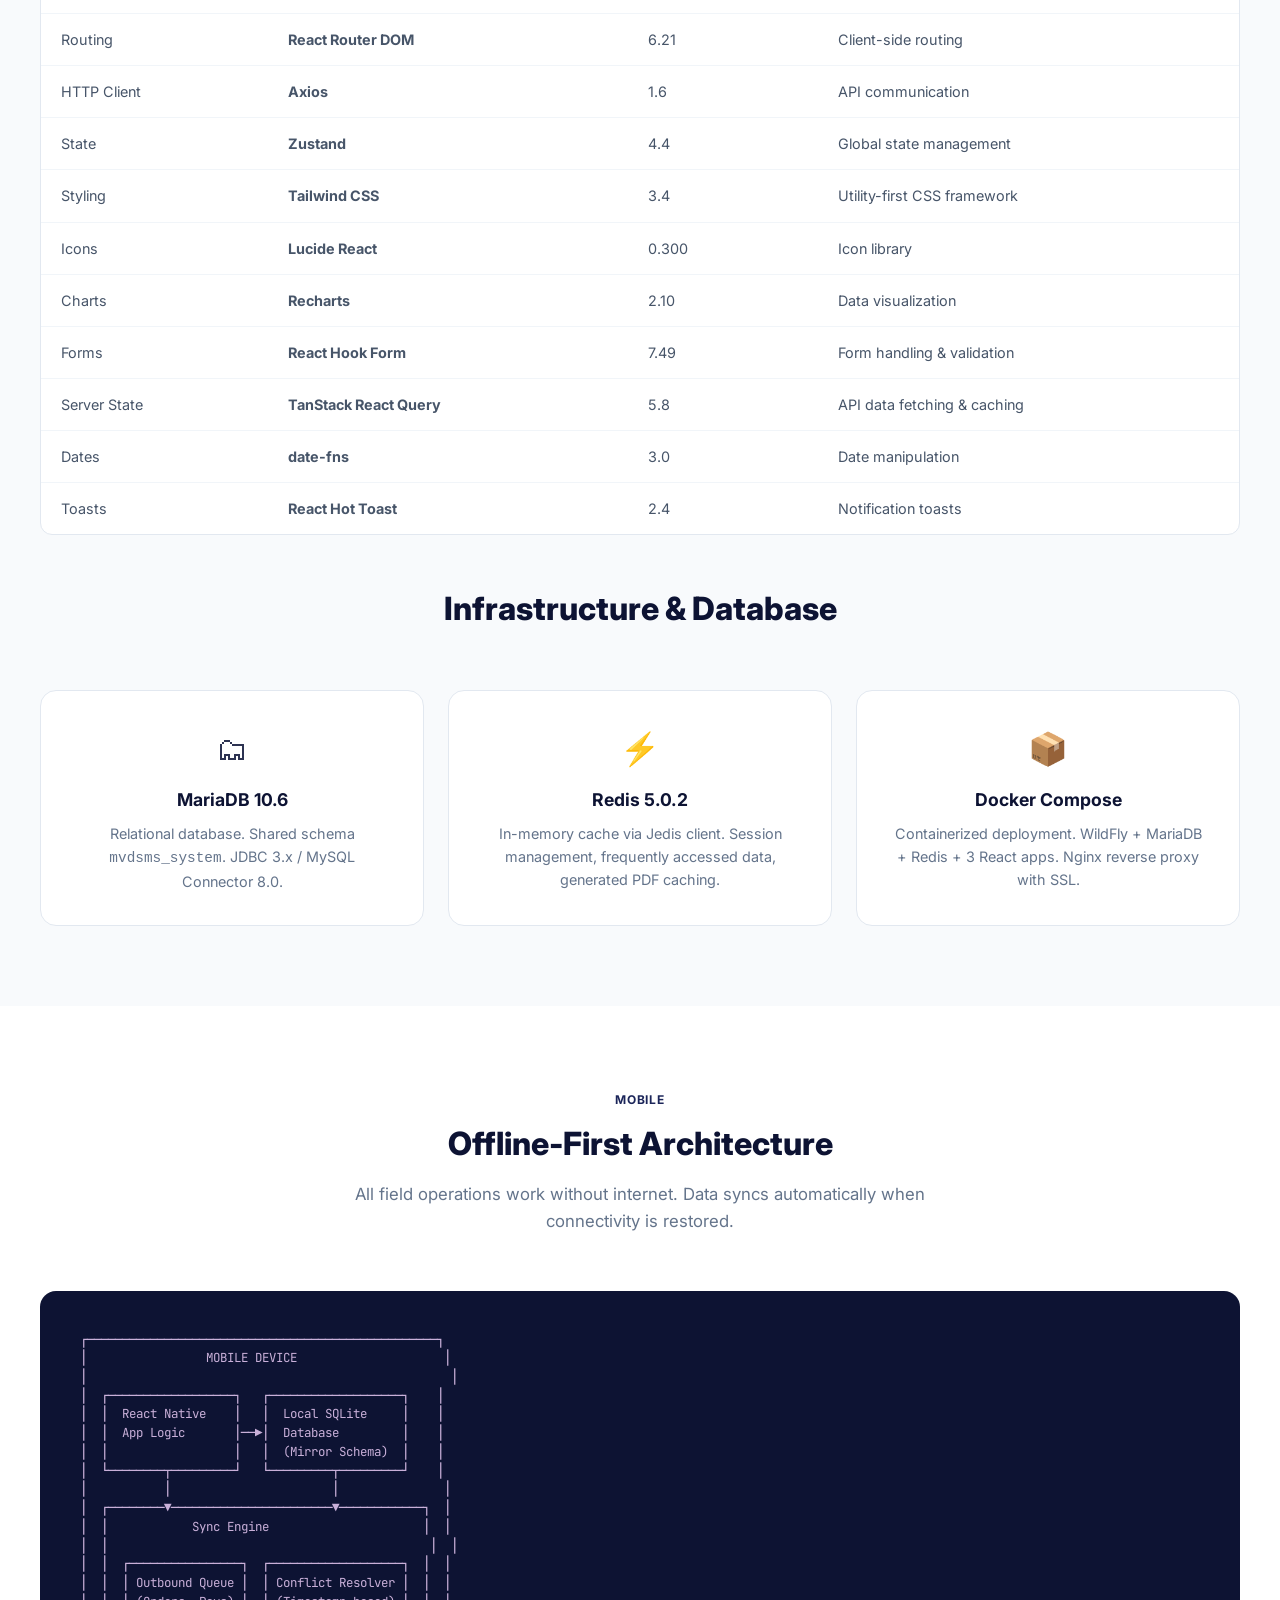
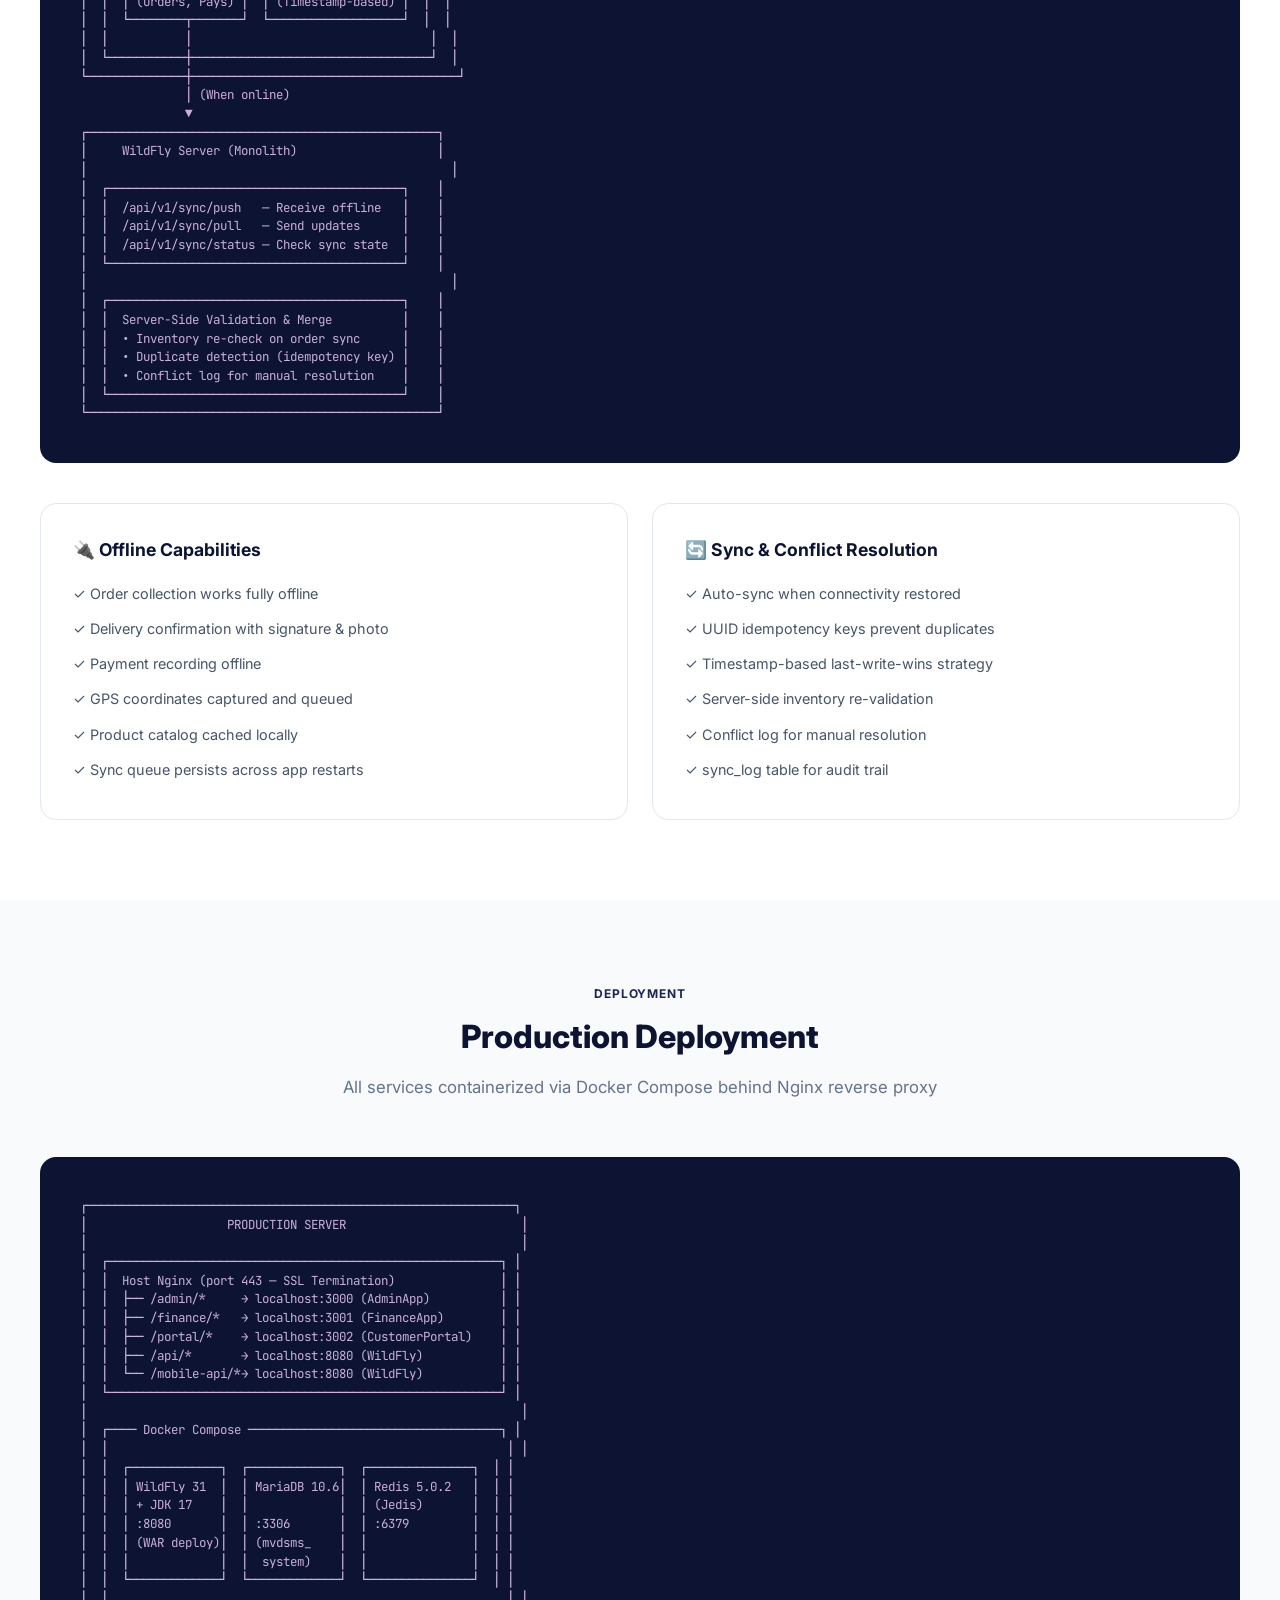
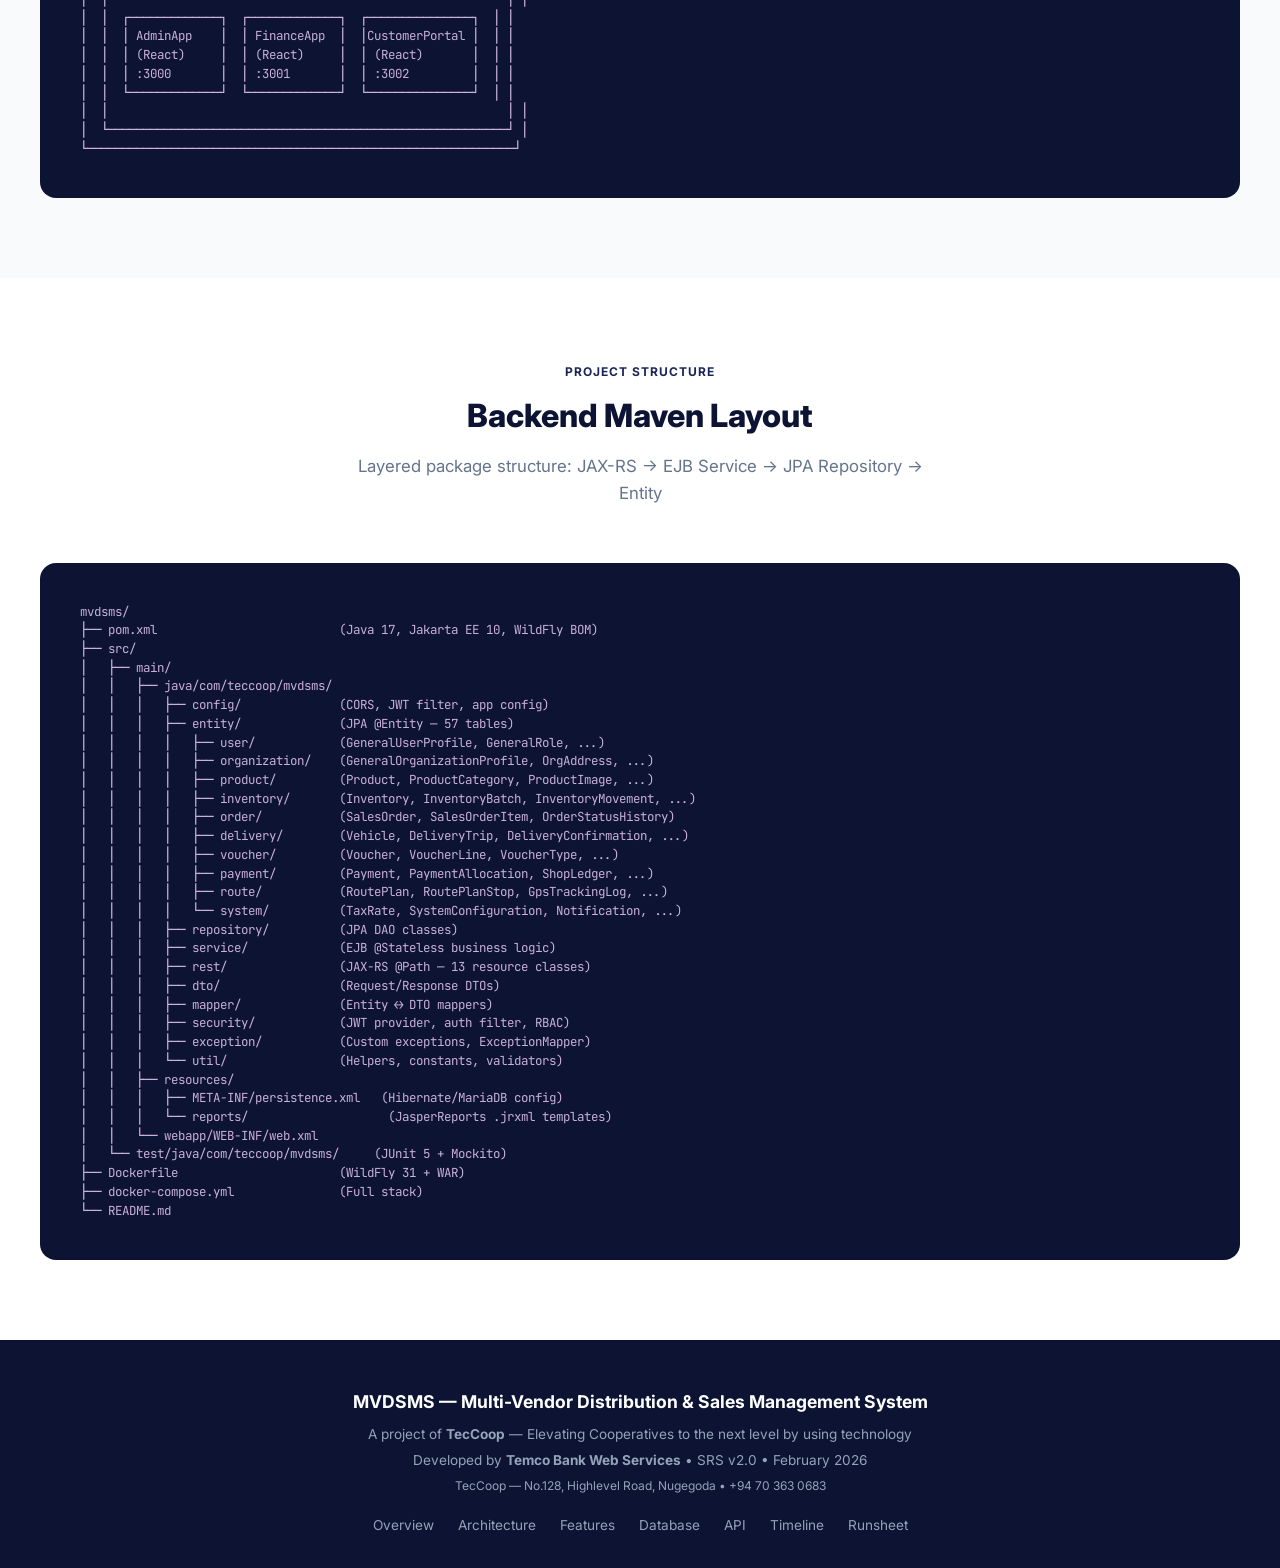
<file: docs/architecture.html>
<!DOCTYPE html>
<html lang="en">
<head>
  <meta charset="UTF-8">
  <meta name="viewport" content="width=device-width, initial-scale=1.0">
  <title>Architecture — MVDSMS | TecCoop</title>
  <link rel="preconnect" href="https://fonts.googleapis.com">
  <link href="https://fonts.googleapis.com/css2?family=Inter:wght@400;500;600;700;800&family=JetBrains+Mono:wght@400;500;600&display=swap" rel="stylesheet">
  <link rel="stylesheet" href="styles.css">
</head>
<body>

  <!-- NAVBAR -->
  <nav class="navbar" id="navbar">
    <div class="nav-container">
      <a href="index.html" class="nav-logo">
        <div class="nav-logo-icon"><img src="logo.svg" alt="TecCoop"></div>
      </a>
      <ul class="nav-links" id="navLinks">
        <li><a href="index.html">Overview</a></li>
        <li><a href="architecture.html" class="active">Architecture</a></li>
        <li><a href="features.html">Features</a></li>
        <li><a href="database.html">Database</a></li>
        <li><a href="api.html">API</a></li>
        <li><a href="timeline.html">Timeline</a></li>
        <li><a href="runsheet.html">Runsheet</a></li>
      </ul>
      <button class="mobile-toggle" id="mobileToggle" aria-label="Toggle menu">&#9776;</button>
    </div>
  </nav>

  <!-- PAGE HERO -->
  <section class="page-hero">
    <h1>System Architecture</h1>
    <p>Monolithic Java/Jakarta EE application with modern React frontends and offline-first mobile</p>
  </section>

  <!-- ARCHITECTURE OVERVIEW -->
  <section class="section section-alt">
    <div class="container">
      <div class="section-header">
        <div class="section-label">Overview</div>
        <h2>Monolithic Architecture</h2>
        <p>Single deployable WAR application on WildFly 31, serving multiple frontend clients via RESTful APIs</p>
      </div>

      <div class="arch-diagram">
<pre>
┌─────────────────────────────────────────────────────────────────────────┐
│                           CLIENT LAYER                                  │
│                                                                         │
│  ┌─────────────┐  ┌─────────────┐  ┌───────────────┐  ┌────────────┐  │
│  │  AdminApp   │  │ FinanceApp  │  │CustomerPortal │  │ Mobile App │  │
│  │  React 18.2 │  │ React 18.2  │  │  React 18.2   │  │(React Nat.)│  │
│  │  :3000      │  │  :3001      │  │  :3002        │  │ Android/iOS│  │
│  └──────┬──────┘  └──────┬──────┘  └───────┬───────┘  └─────┬──────┘  │
└─────────┼────────────────┼─────────────────┼─────────────────┼──────────┘
          │                │                 │                 │
          ▼                ▼                 ▼                 ▼
┌─────────────────────────────────────────────────────────────────────────┐
│                    REVERSE PROXY (Nginx)                                │
│                 SSL Termination (port 443)                              │
└─────────────────────────────┬───────────────────────────────────────────┘
                              │
┌─────────────────────────────▼───────────────────────────────────────────┐
│              MONOLITHIC APPLICATION SERVER (WildFly 31 + JDK 17)       │
│              Deployed as WAR on Jakarta EE 10 Container                │
│                                                                         │
│  ┌─────────────────────────────────────────────────────────────────┐    │
│  │                    JAX-RS REST API Layer                        │    │
│  │              (MicroProfile OpenAPI 3.1 documented)             │    │
│  └─────────────────────────────┬───────────────────────────────────┘    │
│                                │                                        │
│  ┌─────────────────────────────▼───────────────────────────────────┐    │
│  │                    EJB Business Logic Layer                     │    │
│  │                                                                 │    │
│  │  ┌──────────┐ ┌──────────┐ ┌──────────┐ ┌───────────────────┐ │    │
│  │  │ Auth &   │ │ Order    │ │Inventory │ │ Voucher / Invoice │ │    │
│  │  │ User Mgmt│ │ Mgmt     │ │ Mgmt     │ │ Module            │ │    │
│  │  ├──────────┤ ├──────────┤ ├──────────┤ ├───────────────────┤ │    │
│  │  │ Catalog  │ │ Delivery │ │ Vehicle  │ │ Payment           │ │    │
│  │  │ Mgmt     │ │ Mgmt     │ │ Mgmt     │ │ Collection        │ │    │
│  │  ├──────────┤ ├──────────┤ ├──────────┤ ├───────────────────┤ │    │
│  │  │ Org &    │ │ Route    │ │ Report   │ │ Notification      │ │    │
│  │  │ Shop Mgmt│ │ Planning │ │ Engine   │ │ (Email/WhatsApp)  │ │    │
│  │  └──────────┘ └──────────┘ └──────────┘ └───────────────────┘ │    │
│  └─────────────────────────────────────────────────────────────────┘    │
│                                                                         │
│  ┌─────────────────────────────────────────────────────────────────┐    │
│  │              JPA / Hibernate 6.2.x ORM Layer                   │    │
│  └─────────────────────────────┬───────────────────────────────────┘    │
│                                │                                        │
│  ┌──────────────┐  ┌──────────▼──────┐  ┌──────────────────────────┐   │
│  │ Redis Cache  │  │ MariaDB 10.6    │  │ JasperReports 6.20.6    │   │
│  │ (Jedis 5.0.2)│  │ (JDBC 3.x /    │  │ (PDF/Excel Generation)  │   │
│  │              │  │  MySQL Conn 8.0)│  │                          │   │
│  └──────────────┘  └─────────────────┘  └──────────────────────────┘   │
│                                                                         │
│  ┌─────────────────────────────────────────────────────────────────┐    │
│  │  Jakarta Mail 2.0.1  │  Meta WhatsApp Cloud API  │  FCM/APNs  │    │
│  └─────────────────────────────────────────────────────────────────┘    │
└─────────────────────────────────────────────────────────────────────────┘
</pre>
      </div>
    </div>
  </section>

  <!-- TECH STACK TABLES -->
  <section class="section">
    <div class="container">
      <div class="section-header">
        <div class="section-label">Technology Stack</div>
        <h2>Backend Technologies</h2>
      </div>
      <div class="table-wrapper" style="margin-bottom:48px;">
        <table class="data-table">
          <thead>
            <tr><th>Layer</th><th>Technology</th><th>Version</th><th>Purpose</th></tr>
          </thead>
          <tbody>
            <tr><td>Language</td><td><strong>Java</strong></td><td>17</td><td>Core programming language</td></tr>
            <tr><td>Platform</td><td><strong>Jakarta EE</strong></td><td>10.0.0</td><td>Enterprise application platform</td></tr>
            <tr><td>App Server</td><td><strong>WildFly</strong></td><td>31.0.1</td><td>Application server / runtime</td></tr>
            <tr><td>ORM</td><td><strong>Hibernate</strong></td><td>6.2.x</td><td>Object-relational mapping (JPA)</td></tr>
            <tr><td>REST</td><td><strong>JAX-RS</strong></td><td>Jakarta EE built-in</td><td>RESTful web services</td></tr>
            <tr><td>Business Logic</td><td><strong>EJB</strong></td><td>Jakarta EE built-in</td><td>Stateless session beans</td></tr>
            <tr><td>Auth</td><td><strong>JWT (jjwt)</strong></td><td>0.11.5</td><td>Token-based authentication</td></tr>
            <tr><td>Password</td><td><strong>BCrypt (jbcrypt)</strong></td><td>0.4</td><td>Password hashing</td></tr>
            <tr><td>JSON</td><td><strong>Jackson</strong></td><td>2.15.x</td><td>JSON serialization/deserialization</td></tr>
            <tr><td>Reports</td><td><strong>JasperReports</strong></td><td>6.20.6</td><td>PDF/Excel report generation</td></tr>
            <tr><td>Cache</td><td><strong>Redis (Jedis)</strong></td><td>5.0.2</td><td>Session cache, hot data caching</td></tr>
            <tr><td>Email</td><td><strong>Jakarta Mail</strong></td><td>2.0.1</td><td>Email notifications</td></tr>
            <tr><td>API Docs</td><td><strong>MicroProfile OpenAPI</strong></td><td>3.1</td><td>Auto-generated API documentation</td></tr>
            <tr><td>Build</td><td><strong>Maven</strong></td><td>&mdash;</td><td>Build and dependency management</td></tr>
            <tr><td>Testing</td><td><strong>JUnit 5 + Mockito</strong></td><td>5.10 / 5.7</td><td>Unit and integration testing</td></tr>
          </tbody>
        </table>
      </div>

      <div class="section-header">
        <h2>Frontend Technologies</h2>
        <p>Shared stack across AdminApp, FinanceApp, and CustomerPortal</p>
      </div>
      <div class="table-wrapper" style="margin-bottom:48px;">
        <table class="data-table">
          <thead>
            <tr><th>Layer</th><th>Technology</th><th>Version</th><th>Purpose</th></tr>
          </thead>
          <tbody>
            <tr><td>Framework</td><td><strong>React</strong></td><td>18.2</td><td>UI component library</td></tr>
            <tr><td>Language</td><td><strong>TypeScript</strong></td><td>5.3</td><td>Type-safe JavaScript</td></tr>
            <tr><td>Build Tool</td><td><strong>Vite</strong></td><td>5.0</td><td>Fast dev server & bundler</td></tr>
            <tr><td>Routing</td><td><strong>React Router DOM</strong></td><td>6.21</td><td>Client-side routing</td></tr>
            <tr><td>HTTP Client</td><td><strong>Axios</strong></td><td>1.6</td><td>API communication</td></tr>
            <tr><td>State</td><td><strong>Zustand</strong></td><td>4.4</td><td>Global state management</td></tr>
            <tr><td>Styling</td><td><strong>Tailwind CSS</strong></td><td>3.4</td><td>Utility-first CSS framework</td></tr>
            <tr><td>Icons</td><td><strong>Lucide React</strong></td><td>0.300</td><td>Icon library</td></tr>
            <tr><td>Charts</td><td><strong>Recharts</strong></td><td>2.10</td><td>Data visualization</td></tr>
            <tr><td>Forms</td><td><strong>React Hook Form</strong></td><td>7.49</td><td>Form handling & validation</td></tr>
            <tr><td>Server State</td><td><strong>TanStack React Query</strong></td><td>5.8</td><td>API data fetching & caching</td></tr>
            <tr><td>Dates</td><td><strong>date-fns</strong></td><td>3.0</td><td>Date manipulation</td></tr>
            <tr><td>Toasts</td><td><strong>React Hot Toast</strong></td><td>2.4</td><td>Notification toasts</td></tr>
          </tbody>
        </table>
      </div>

      <div class="section-header">
        <h2>Infrastructure & Database</h2>
      </div>
      <div class="card-grid card-grid-3">
        <div class="card" style="text-align:center;">
          <div style="font-size:2rem;margin-bottom:12px;">&#128450;</div>
          <h3>MariaDB 10.6</h3>
          <p>Relational database. Shared schema <code>mvdsms_system</code>. JDBC 3.x / MySQL Connector 8.0.</p>
        </div>
        <div class="card" style="text-align:center;">
          <div style="font-size:2rem;margin-bottom:12px;">&#9889;</div>
          <h3>Redis 5.0.2</h3>
          <p>In-memory cache via Jedis client. Session management, frequently accessed data, generated PDF caching.</p>
        </div>
        <div class="card" style="text-align:center;">
          <div style="font-size:2rem;margin-bottom:12px;">&#128230;</div>
          <h3>Docker Compose</h3>
          <p>Containerized deployment. WildFly + MariaDB + Redis + 3 React apps. Nginx reverse proxy with SSL.</p>
        </div>
      </div>
    </div>
  </section>

  <!-- OFFLINE ARCHITECTURE -->
  <section class="section section-alt">
    <div class="container">
      <div class="section-header">
        <div class="section-label">Mobile</div>
        <h2>Offline-First Architecture</h2>
        <p>All field operations work without internet. Data syncs automatically when connectivity is restored.</p>
      </div>

      <div class="arch-diagram" style="margin-bottom:40px;">
<pre>
┌──────────────────────────────────────────────────┐
│                 MOBILE DEVICE                     │
│                                                    │
│  ┌──────────────────┐   ┌───────────────────┐    │
│  │  React Native    │   │  Local SQLite     │    │
│  │  App Logic       │──▶│  Database         │    │
│  │                  │   │  (Mirror Schema)  │    │
│  └────────┬─────────┘   └─────────┬─────────┘    │
│           │                       │               │
│  ┌────────▼───────────────────────▼────────────┐  │
│  │            Sync Engine                      │  │
│  │                                              │  │
│  │  ┌────────────────┐  ┌───────────────────┐  │  │
│  │  │ Outbound Queue │  │ Conflict Resolver │  │  │
│  │  │ (Orders, Pays) │  │ (Timestamp-based) │  │  │
│  │  └────────┬───────┘  └───────────────────┘  │  │
│  │           │                                  │  │
│  └───────────┼──────────────────────────────────┘  │
└──────────────┼──────────────────────────────────────┘
               │ (When online)
               ▼
┌──────────────────────────────────────────────────┐
│     WildFly Server (Monolith)                    │
│                                                    │
│  ┌──────────────────────────────────────────┐    │
│  │  /api/v1/sync/push   — Receive offline   │    │
│  │  /api/v1/sync/pull   — Send updates      │    │
│  │  /api/v1/sync/status — Check sync state  │    │
│  └──────────────────────────────────────────┘    │
│                                                    │
│  ┌──────────────────────────────────────────┐    │
│  │  Server-Side Validation & Merge          │    │
│  │  • Inventory re-check on order sync      │    │
│  │  • Duplicate detection (idempotency key) │    │
│  │  • Conflict log for manual resolution    │    │
│  └──────────────────────────────────────────┘    │
└──────────────────────────────────────────────────┘
</pre>
      </div>

      <div class="card-grid card-grid-2">
        <div class="card">
          <h3>&#128268; Offline Capabilities</h3>
          <ul style="list-style:none;padding:0;margin-top:12px;">
            <li style="padding:6px 0;color:var(--gray-700);font-size:0.9rem;">&#10003; Order collection works fully offline</li>
            <li style="padding:6px 0;color:var(--gray-700);font-size:0.9rem;">&#10003; Delivery confirmation with signature & photo</li>
            <li style="padding:6px 0;color:var(--gray-700);font-size:0.9rem;">&#10003; Payment recording offline</li>
            <li style="padding:6px 0;color:var(--gray-700);font-size:0.9rem;">&#10003; GPS coordinates captured and queued</li>
            <li style="padding:6px 0;color:var(--gray-700);font-size:0.9rem;">&#10003; Product catalog cached locally</li>
            <li style="padding:6px 0;color:var(--gray-700);font-size:0.9rem;">&#10003; Sync queue persists across app restarts</li>
          </ul>
        </div>
        <div class="card">
          <h3>&#128260; Sync & Conflict Resolution</h3>
          <ul style="list-style:none;padding:0;margin-top:12px;">
            <li style="padding:6px 0;color:var(--gray-700);font-size:0.9rem;">&#10003; Auto-sync when connectivity restored</li>
            <li style="padding:6px 0;color:var(--gray-700);font-size:0.9rem;">&#10003; UUID idempotency keys prevent duplicates</li>
            <li style="padding:6px 0;color:var(--gray-700);font-size:0.9rem;">&#10003; Timestamp-based last-write-wins strategy</li>
            <li style="padding:6px 0;color:var(--gray-700);font-size:0.9rem;">&#10003; Server-side inventory re-validation</li>
            <li style="padding:6px 0;color:var(--gray-700);font-size:0.9rem;">&#10003; Conflict log for manual resolution</li>
            <li style="padding:6px 0;color:var(--gray-700);font-size:0.9rem;">&#10003; sync_log table for audit trail</li>
          </ul>
        </div>
      </div>
    </div>
  </section>

  <!-- DEPLOYMENT ARCHITECTURE -->
  <section class="section">
    <div class="container">
      <div class="section-header">
        <div class="section-label">Deployment</div>
        <h2>Production Deployment</h2>
        <p>All services containerized via Docker Compose behind Nginx reverse proxy</p>
      </div>

      <div class="arch-diagram">
<pre>
┌─────────────────────────────────────────────────────────────┐
│                    PRODUCTION SERVER                         │
│                                                              │
│  ┌────────────────────────────────────────────────────────┐ │
│  │  Host Nginx (port 443 — SSL Termination)               │ │
│  │  ├── /admin/*     → localhost:3000 (AdminApp)          │ │
│  │  ├── /finance/*   → localhost:3001 (FinanceApp)        │ │
│  │  ├── /portal/*    → localhost:3002 (CustomerPortal)    │ │
│  │  ├── /api/*       → localhost:8080 (WildFly)           │ │
│  │  └── /mobile-api/*→ localhost:8080 (WildFly)           │ │
│  └────────────────────────────────────────────────────────┘ │
│                                                              │
│  ┌──── Docker Compose ────────────────────────────────────┐ │
│  │                                                         │ │
│  │  ┌─────────────┐  ┌─────────────┐  ┌───────────────┐  │ │
│  │  │ WildFly 31  │  │ MariaDB 10.6│  │ Redis 5.0.2   │  │ │
│  │  │ + JDK 17    │  │             │  │ (Jedis)       │  │ │
│  │  │ :8080       │  │ :3306       │  │ :6379         │  │ │
│  │  │ (WAR deploy)│  │ (mvdsms_    │  │               │  │ │
│  │  │             │  │  system)    │  │               │  │ │
│  │  └─────────────┘  └─────────────┘  └───────────────┘  │ │
│  │                                                         │ │
│  │  ┌─────────────┐  ┌─────────────┐  ┌───────────────┐  │ │
│  │  │ AdminApp    │  │ FinanceApp  │  │CustomerPortal │  │ │
│  │  │ (React)     │  │ (React)     │  │ (React)       │  │ │
│  │  │ :3000       │  │ :3001       │  │ :3002         │  │ │
│  │  └─────────────┘  └─────────────┘  └───────────────┘  │ │
│  │                                                         │ │
│  └─────────────────────────────────────────────────────────┘ │
└─────────────────────────────────────────────────────────────┘
</pre>
      </div>
    </div>
  </section>

  <!-- MAVEN STRUCTURE -->
  <section class="section section-alt">
    <div class="container">
      <div class="section-header">
        <div class="section-label">Project Structure</div>
        <h2>Backend Maven Layout</h2>
        <p>Layered package structure: JAX-RS &rarr; EJB Service &rarr; JPA Repository &rarr; Entity</p>
      </div>

      <div class="arch-diagram">
<pre>
mvdsms/
├── pom.xml                          (Java 17, Jakarta EE 10, WildFly BOM)
├── src/
│   ├── main/
│   │   ├── java/com/teccoop/mvdsms/
│   │   │   ├── config/              (CORS, JWT filter, app config)
│   │   │   ├── entity/              (JPA @Entity — 57 tables)
│   │   │   │   ├── user/            (GeneralUserProfile, GeneralRole, ...)
│   │   │   │   ├── organization/    (GeneralOrganizationProfile, OrgAddress, ...)
│   │   │   │   ├── product/         (Product, ProductCategory, ProductImage, ...)
│   │   │   │   ├── inventory/       (Inventory, InventoryBatch, InventoryMovement, ...)
│   │   │   │   ├── order/           (SalesOrder, SalesOrderItem, OrderStatusHistory)
│   │   │   │   ├── delivery/        (Vehicle, DeliveryTrip, DeliveryConfirmation, ...)
│   │   │   │   ├── voucher/         (Voucher, VoucherLine, VoucherType, ...)
│   │   │   │   ├── payment/         (Payment, PaymentAllocation, ShopLedger, ...)
│   │   │   │   ├── route/           (RoutePlan, RoutePlanStop, GpsTrackingLog, ...)
│   │   │   │   └── system/          (TaxRate, SystemConfiguration, Notification, ...)
│   │   │   ├── repository/          (JPA DAO classes)
│   │   │   ├── service/             (EJB @Stateless business logic)
│   │   │   ├── rest/                (JAX-RS @Path — 13 resource classes)
│   │   │   ├── dto/                 (Request/Response DTOs)
│   │   │   ├── mapper/              (Entity ↔ DTO mappers)
│   │   │   ├── security/            (JWT provider, auth filter, RBAC)
│   │   │   ├── exception/           (Custom exceptions, ExceptionMapper)
│   │   │   └── util/                (Helpers, constants, validators)
│   │   ├── resources/
│   │   │   ├── META-INF/persistence.xml   (Hibernate/MariaDB config)
│   │   │   └── reports/                    (JasperReports .jrxml templates)
│   │   └── webapp/WEB-INF/web.xml
│   └── test/java/com/teccoop/mvdsms/     (JUnit 5 + Mockito)
├── Dockerfile                       (WildFly 31 + WAR)
├── docker-compose.yml               (Full stack)
└── README.md
</pre>
      </div>
    </div>
  </section>

  <!-- FOOTER -->
  <footer class="footer">
    <div class="footer-brand">MVDSMS &mdash; Multi-Vendor Distribution & Sales Management System</div>
    <p>A project of <strong>TecCoop</strong> &mdash; Elevating Cooperatives to the next level by using technology</p>
    <p>Developed by <strong>Temco Bank Web Services</strong> &bull; SRS v2.0 &bull; February 2026</p>
    <p style="font-size:0.75rem;margin-top:4px;">TecCoop &mdash; No.128, Highlevel Road, Nugegoda &bull; +94 70 363 0683</p>
    <div class="footer-links">
      <a href="index.html">Overview</a>
      <a href="architecture.html">Architecture</a>
      <a href="features.html">Features</a>
      <a href="database.html">Database</a>
      <a href="api.html">API</a>
      <a href="timeline.html">Timeline</a>
      <a href="runsheet.html">Runsheet</a>
    </div>
  </footer>

  <script>
    window.addEventListener('scroll', () => {
      document.getElementById('navbar').classList.toggle('scrolled', window.scrollY > 20);
    });
    document.getElementById('mobileToggle').addEventListener('click', () => {
      document.getElementById('navLinks').classList.toggle('open');
    });
  </script>
</body>
</html>
</file>
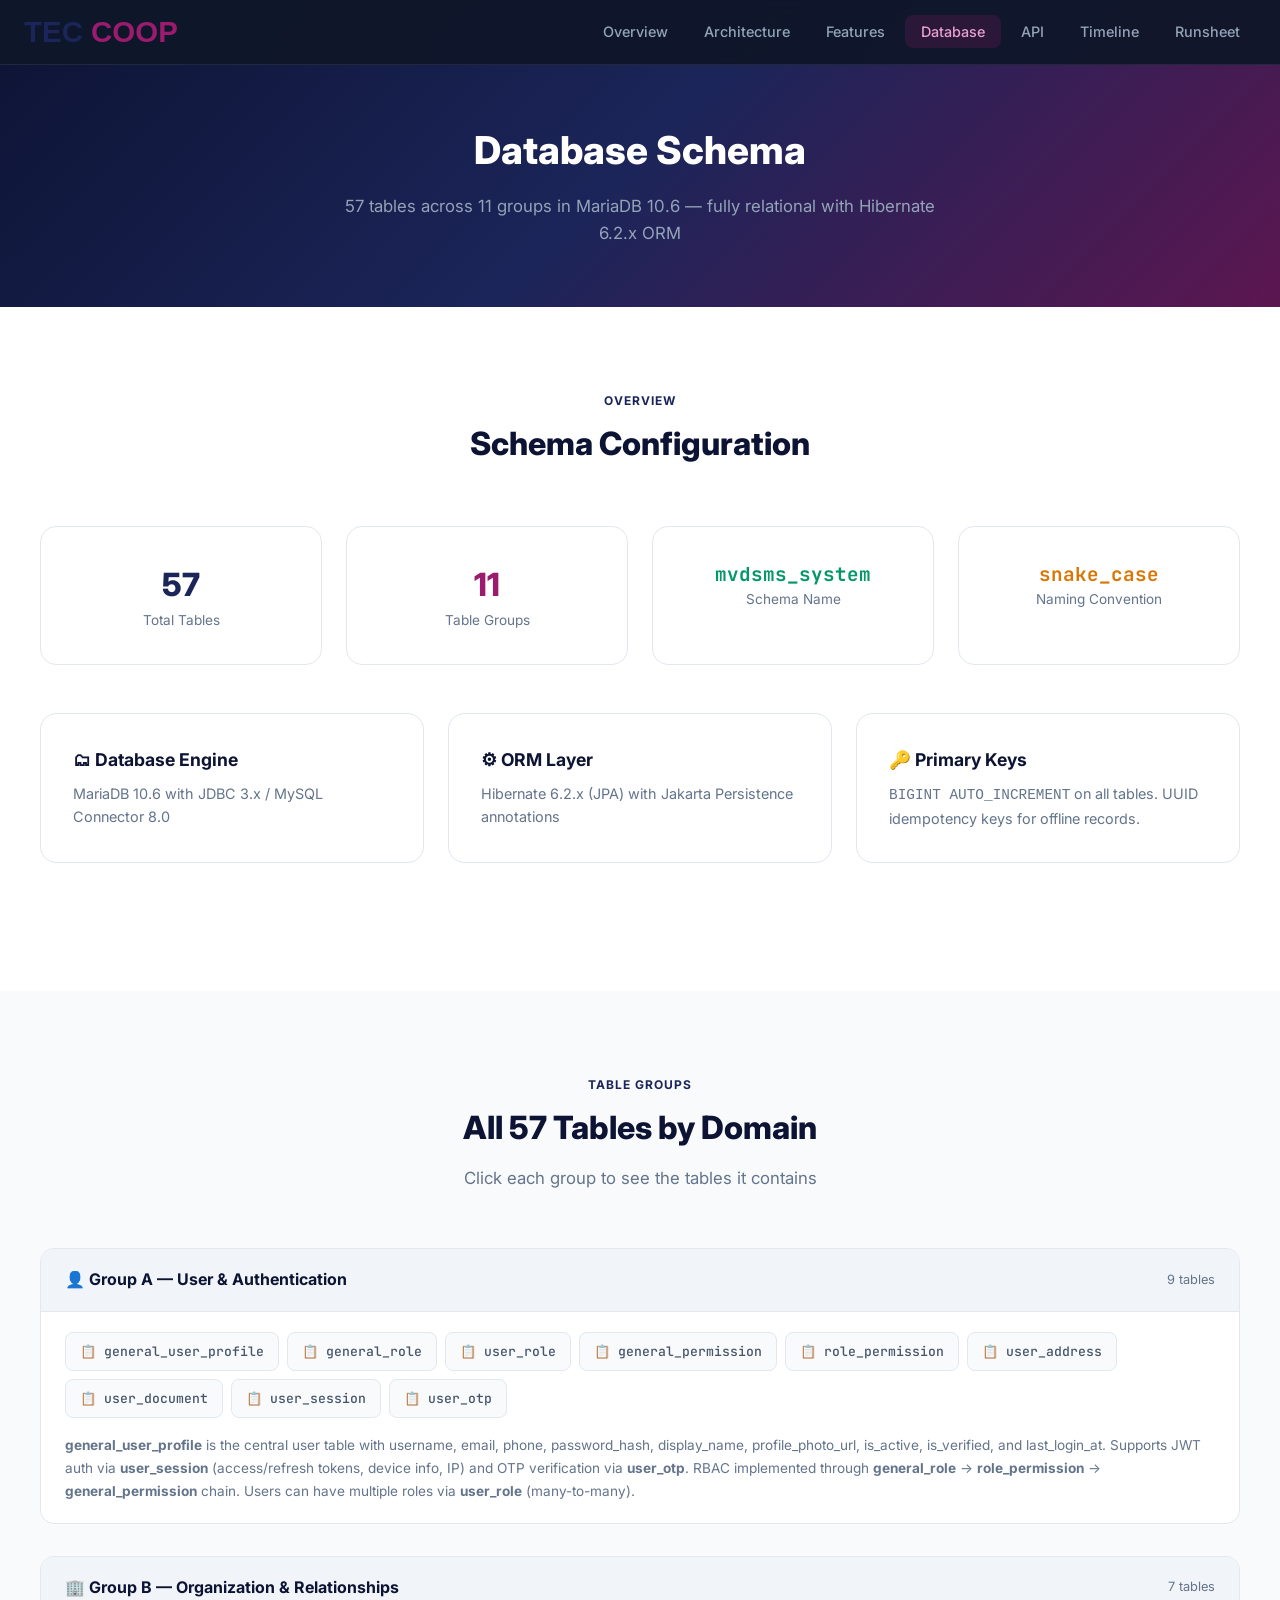
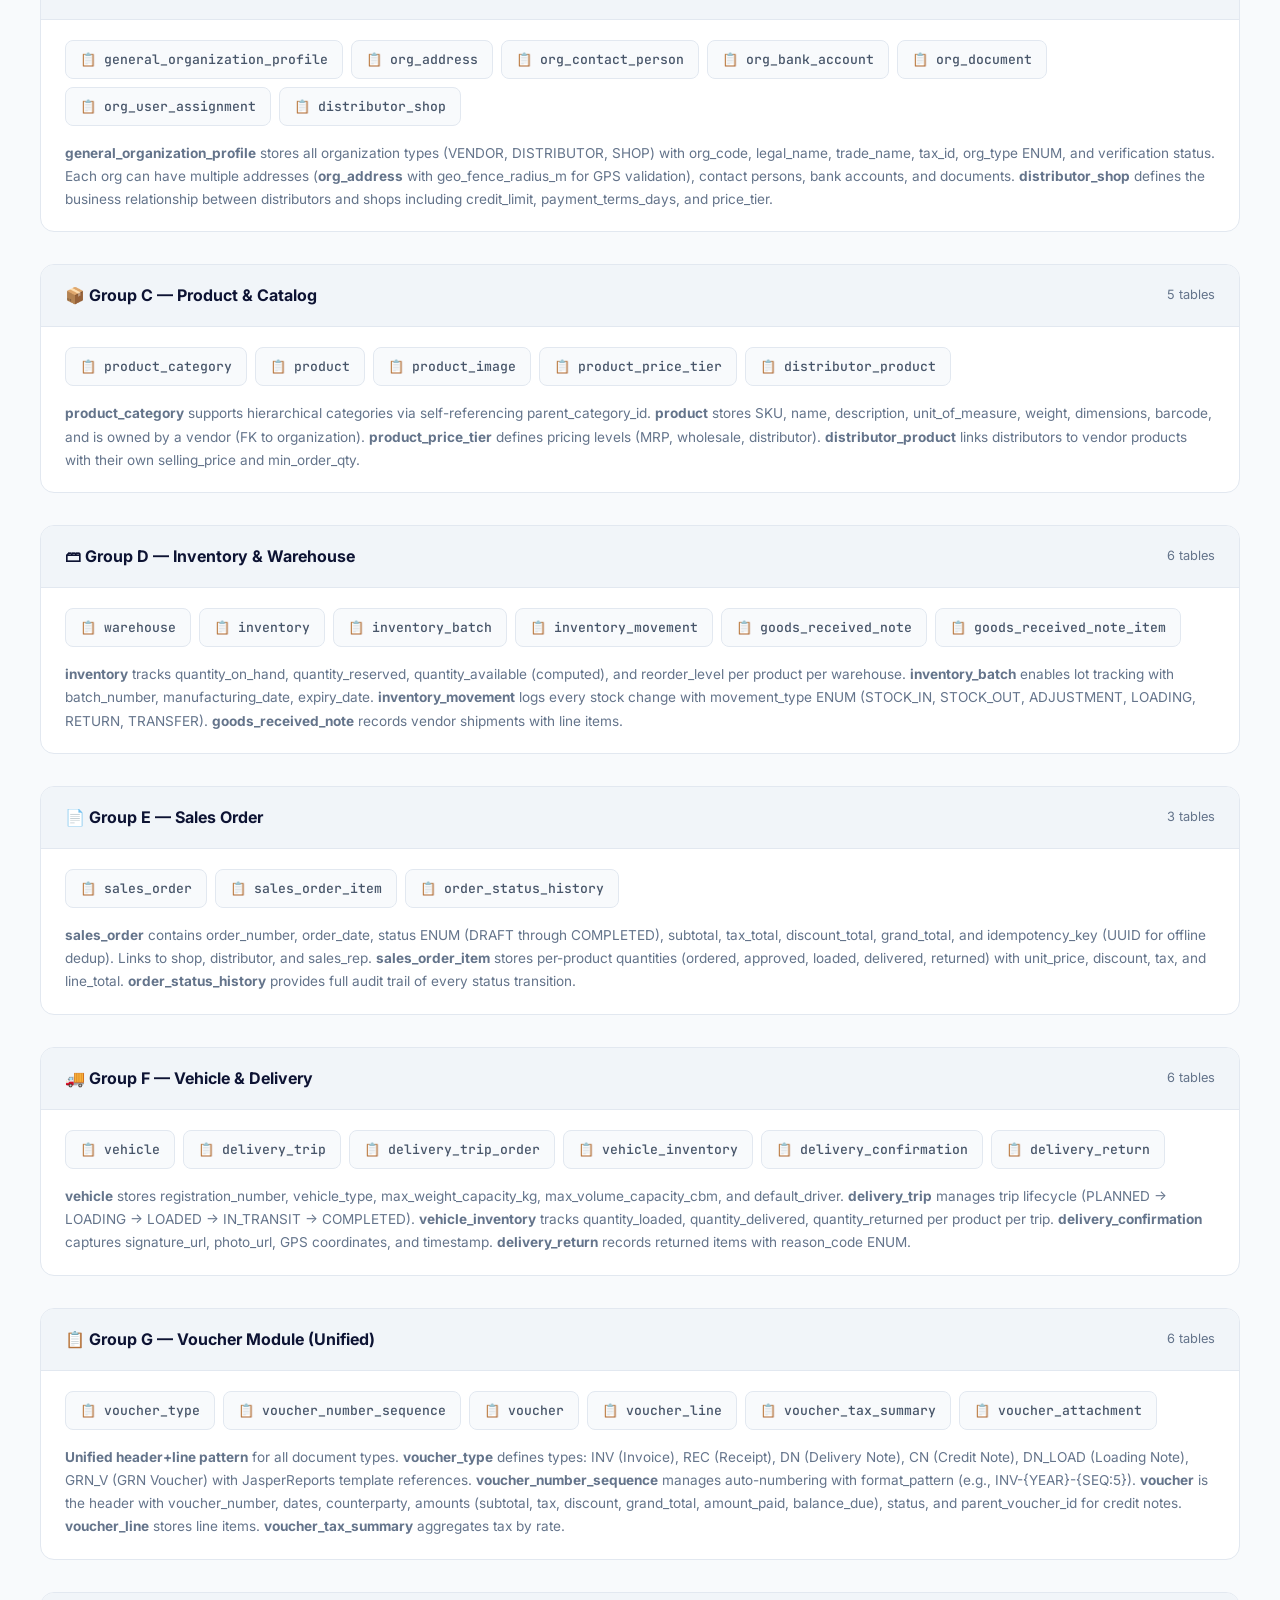
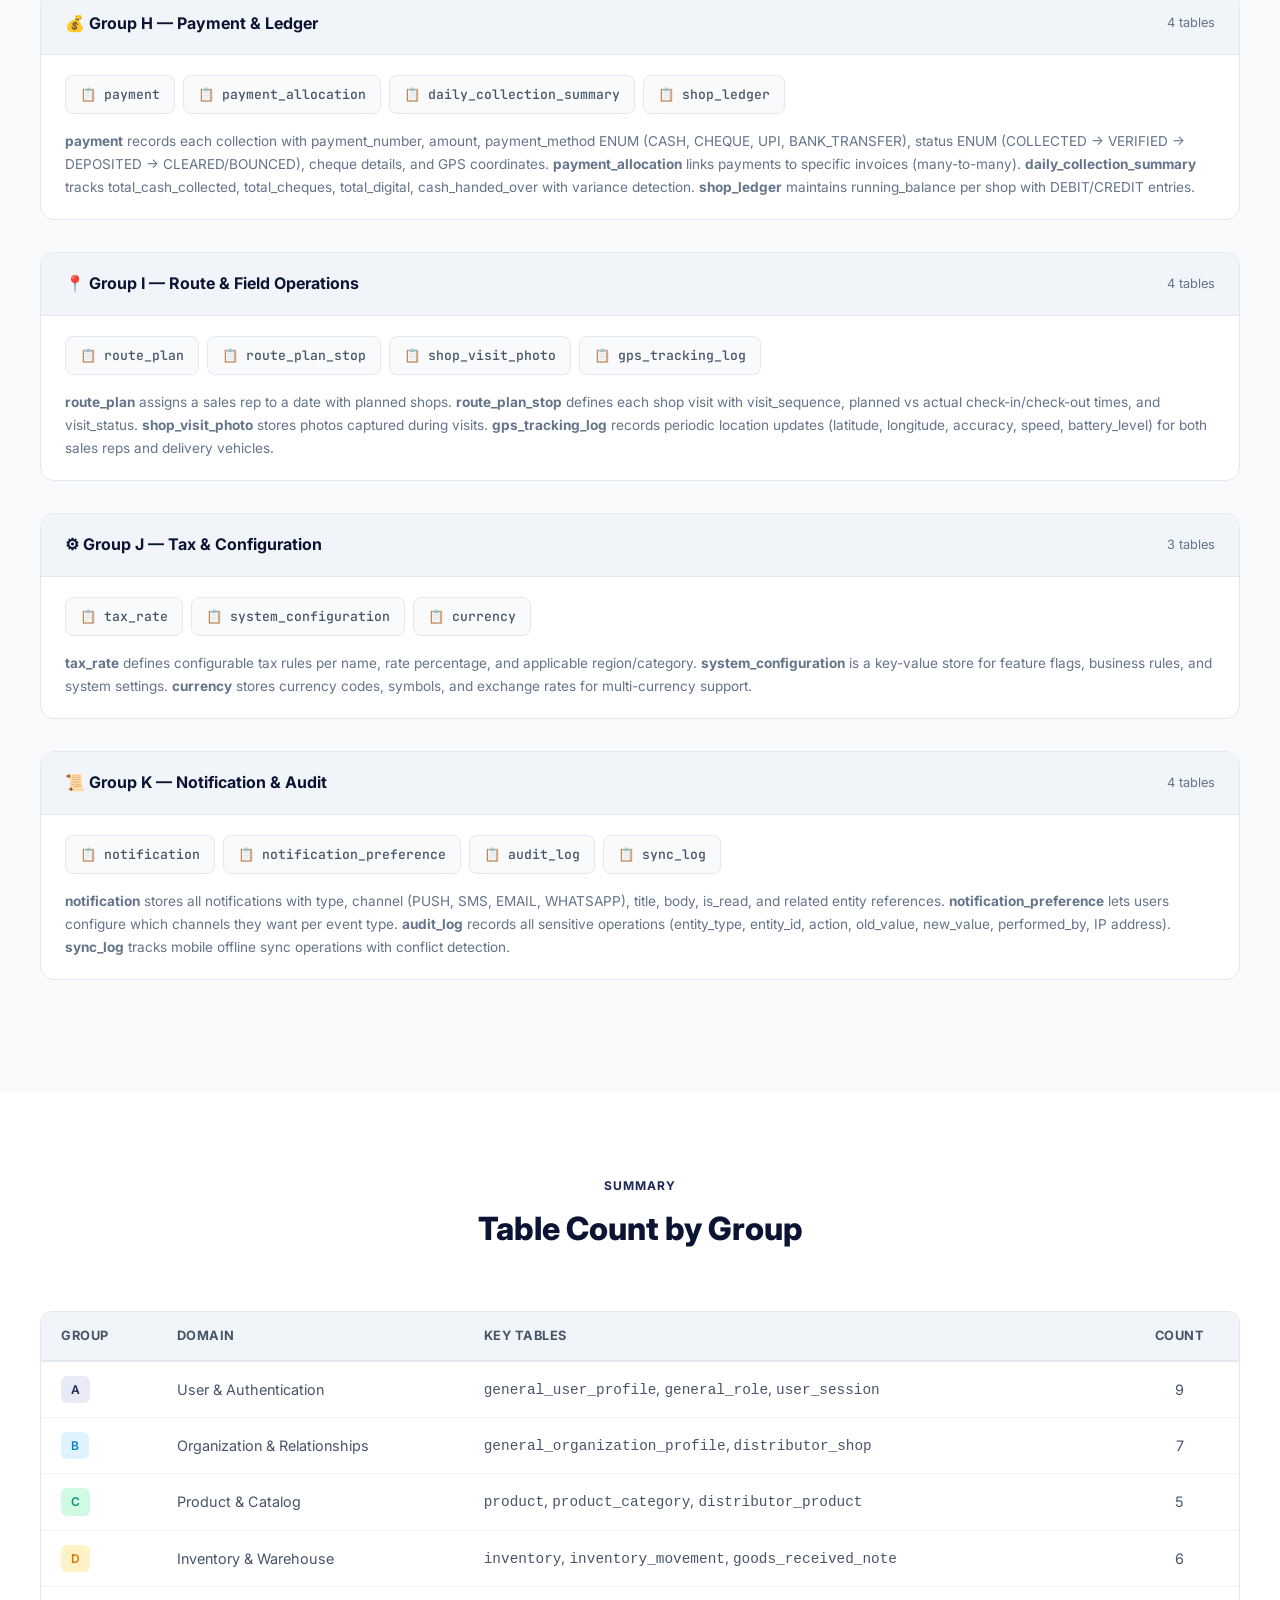
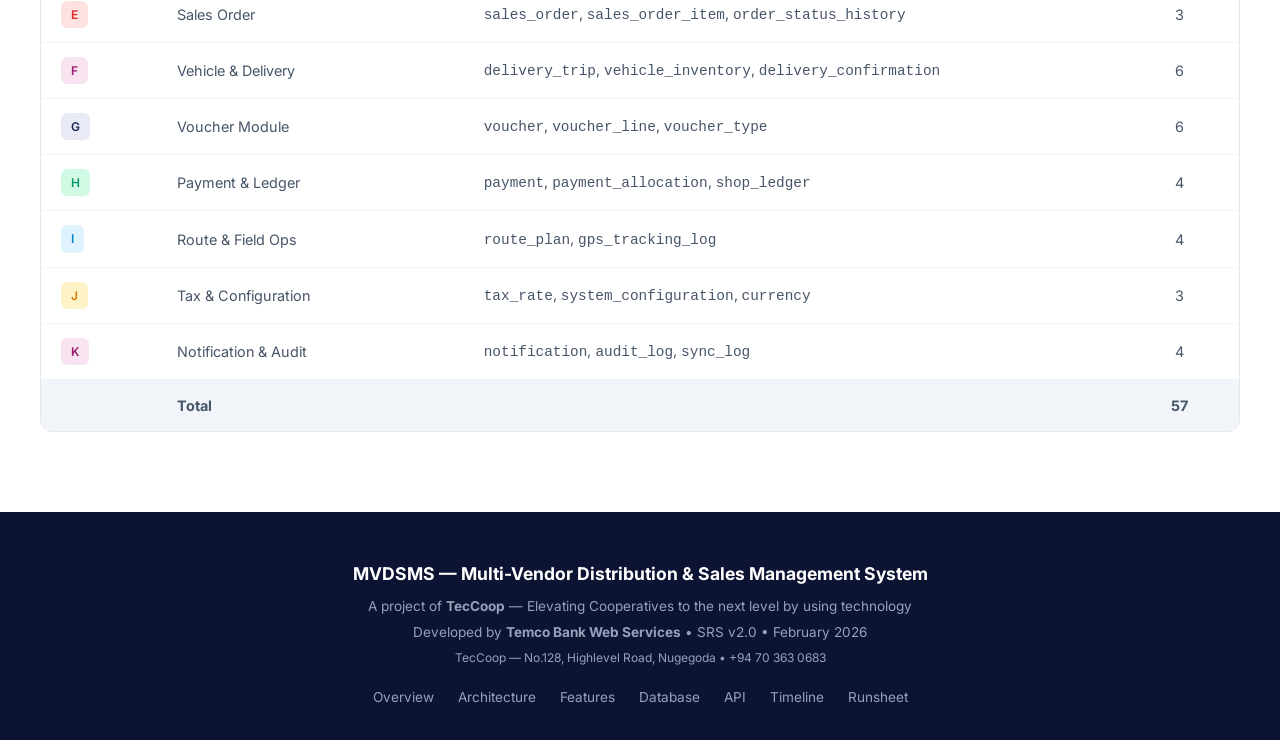
<file: docs/database.html>
<!DOCTYPE html>
<html lang="en">
<head>
  <meta charset="UTF-8">
  <meta name="viewport" content="width=device-width, initial-scale=1.0">
  <title>Database Schema — MVDSMS | TecCoop</title>
  <link rel="preconnect" href="https://fonts.googleapis.com">
  <link href="https://fonts.googleapis.com/css2?family=Inter:wght@400;500;600;700;800&family=JetBrains+Mono:wght@400;500;600&display=swap" rel="stylesheet">
  <link rel="stylesheet" href="styles.css">
</head>
<body>

  <!-- NAVBAR -->
  <nav class="navbar" id="navbar">
    <div class="nav-container">
      <a href="index.html" class="nav-logo">
        <div class="nav-logo-icon"><img src="logo.svg" alt="TecCoop"></div>
      </a>
      <ul class="nav-links" id="navLinks">
        <li><a href="index.html">Overview</a></li>
        <li><a href="architecture.html">Architecture</a></li>
        <li><a href="features.html">Features</a></li>
        <li><a href="database.html" class="active">Database</a></li>
        <li><a href="api.html">API</a></li>
        <li><a href="timeline.html">Timeline</a></li>
        <li><a href="runsheet.html">Runsheet</a></li>
      </ul>
      <button class="mobile-toggle" id="mobileToggle" aria-label="Toggle menu">&#9776;</button>
    </div>
  </nav>

  <!-- PAGE HERO -->
  <section class="page-hero">
    <h1>Database Schema</h1>
    <p>57 tables across 11 groups in MariaDB 10.6 &mdash; fully relational with Hibernate 6.2.x ORM</p>
  </section>

  <!-- DB OVERVIEW -->
  <section class="section section-alt">
    <div class="container">
      <div class="section-header">
        <div class="section-label">Overview</div>
        <h2>Schema Configuration</h2>
      </div>
      <div class="card-grid card-grid-4" style="margin-bottom:48px;">
        <div class="card" style="text-align:center;">
          <div style="font-size:2rem;font-weight:800;color:var(--primary);">57</div>
          <p style="font-size:0.85rem;color:var(--gray-600);">Total Tables</p>
        </div>
        <div class="card" style="text-align:center;">
          <div style="font-size:2rem;font-weight:800;color:var(--accent);">11</div>
          <p style="font-size:0.85rem;color:var(--gray-600);">Table Groups</p>
        </div>
        <div class="card" style="text-align:center;">
          <div style="font-size:1.2rem;font-weight:700;color:var(--green);font-family:'JetBrains Mono',monospace;">mvdsms_system</div>
          <p style="font-size:0.85rem;color:var(--gray-600);">Schema Name</p>
        </div>
        <div class="card" style="text-align:center;">
          <div style="font-size:1.2rem;font-weight:700;color:var(--orange);font-family:'JetBrains Mono',monospace;">snake_case</div>
          <p style="font-size:0.85rem;color:var(--gray-600);">Naming Convention</p>
        </div>
      </div>

      <div class="card-grid card-grid-3" style="margin-bottom:48px;">
        <div class="card">
          <h3>&#128450; Database Engine</h3>
          <p>MariaDB 10.6 with JDBC 3.x / MySQL Connector 8.0</p>
        </div>
        <div class="card">
          <h3>&#9881; ORM Layer</h3>
          <p>Hibernate 6.2.x (JPA) with Jakarta Persistence annotations</p>
        </div>
        <div class="card">
          <h3>&#128273; Primary Keys</h3>
          <p><code>BIGINT AUTO_INCREMENT</code> on all tables. UUID idempotency keys for offline records.</p>
        </div>
      </div>
    </div>
  </section>

  <!-- TABLE GROUPS -->
  <section class="section">
    <div class="container">
      <div class="section-header">
        <div class="section-label">Table Groups</div>
        <h2>All 57 Tables by Domain</h2>
        <p>Click each group to see the tables it contains</p>
      </div>

      <!-- Group A -->
      <div class="schema-group">
        <div class="schema-group-header" onclick="this.parentElement.classList.toggle('expanded')">
          <div>
            <span class="schema-group-title">&#128100; Group A &mdash; User & Authentication</span>
          </div>
          <span class="schema-group-count">9 tables</span>
        </div>
        <div class="schema-group-body">
          <div class="schema-table-list">
            <span class="schema-table-tag">&#128203; general_user_profile</span>
            <span class="schema-table-tag">&#128203; general_role</span>
            <span class="schema-table-tag">&#128203; user_role</span>
            <span class="schema-table-tag">&#128203; general_permission</span>
            <span class="schema-table-tag">&#128203; role_permission</span>
            <span class="schema-table-tag">&#128203; user_address</span>
            <span class="schema-table-tag">&#128203; user_document</span>
            <span class="schema-table-tag">&#128203; user_session</span>
            <span class="schema-table-tag">&#128203; user_otp</span>
          </div>
          <div style="margin-top:16px;">
            <p style="font-size:0.85rem;color:var(--gray-600);line-height:1.7;">
              <strong>general_user_profile</strong> is the central user table with username, email, phone, password_hash, display_name, profile_photo_url, is_active, is_verified, and last_login_at. Supports JWT auth via <strong>user_session</strong> (access/refresh tokens, device info, IP) and OTP verification via <strong>user_otp</strong>. RBAC implemented through <strong>general_role</strong> &rarr; <strong>role_permission</strong> &rarr; <strong>general_permission</strong> chain. Users can have multiple roles via <strong>user_role</strong> (many-to-many).
            </p>
          </div>
        </div>
      </div>

      <!-- Group B -->
      <div class="schema-group">
        <div class="schema-group-header" onclick="this.parentElement.classList.toggle('expanded')">
          <div>
            <span class="schema-group-title">&#127970; Group B &mdash; Organization & Relationships</span>
          </div>
          <span class="schema-group-count">7 tables</span>
        </div>
        <div class="schema-group-body">
          <div class="schema-table-list">
            <span class="schema-table-tag">&#128203; general_organization_profile</span>
            <span class="schema-table-tag">&#128203; org_address</span>
            <span class="schema-table-tag">&#128203; org_contact_person</span>
            <span class="schema-table-tag">&#128203; org_bank_account</span>
            <span class="schema-table-tag">&#128203; org_document</span>
            <span class="schema-table-tag">&#128203; org_user_assignment</span>
            <span class="schema-table-tag">&#128203; distributor_shop</span>
          </div>
          <div style="margin-top:16px;">
            <p style="font-size:0.85rem;color:var(--gray-600);line-height:1.7;">
              <strong>general_organization_profile</strong> stores all organization types (VENDOR, DISTRIBUTOR, SHOP) with org_code, legal_name, trade_name, tax_id, org_type ENUM, and verification status. Each org can have multiple addresses (<strong>org_address</strong> with geo_fence_radius_m for GPS validation), contact persons, bank accounts, and documents. <strong>distributor_shop</strong> defines the business relationship between distributors and shops including credit_limit, payment_terms_days, and price_tier.
            </p>
          </div>
        </div>
      </div>

      <!-- Group C -->
      <div class="schema-group">
        <div class="schema-group-header" onclick="this.parentElement.classList.toggle('expanded')">
          <div>
            <span class="schema-group-title">&#128230; Group C &mdash; Product & Catalog</span>
          </div>
          <span class="schema-group-count">5 tables</span>
        </div>
        <div class="schema-group-body">
          <div class="schema-table-list">
            <span class="schema-table-tag">&#128203; product_category</span>
            <span class="schema-table-tag">&#128203; product</span>
            <span class="schema-table-tag">&#128203; product_image</span>
            <span class="schema-table-tag">&#128203; product_price_tier</span>
            <span class="schema-table-tag">&#128203; distributor_product</span>
          </div>
          <div style="margin-top:16px;">
            <p style="font-size:0.85rem;color:var(--gray-600);line-height:1.7;">
              <strong>product_category</strong> supports hierarchical categories via self-referencing parent_category_id. <strong>product</strong> stores SKU, name, description, unit_of_measure, weight, dimensions, barcode, and is owned by a vendor (FK to organization). <strong>product_price_tier</strong> defines pricing levels (MRP, wholesale, distributor). <strong>distributor_product</strong> links distributors to vendor products with their own selling_price and min_order_qty.
            </p>
          </div>
        </div>
      </div>

      <!-- Group D -->
      <div class="schema-group">
        <div class="schema-group-header" onclick="this.parentElement.classList.toggle('expanded')">
          <div>
            <span class="schema-group-title">&#128451; Group D &mdash; Inventory & Warehouse</span>
          </div>
          <span class="schema-group-count">6 tables</span>
        </div>
        <div class="schema-group-body">
          <div class="schema-table-list">
            <span class="schema-table-tag">&#128203; warehouse</span>
            <span class="schema-table-tag">&#128203; inventory</span>
            <span class="schema-table-tag">&#128203; inventory_batch</span>
            <span class="schema-table-tag">&#128203; inventory_movement</span>
            <span class="schema-table-tag">&#128203; goods_received_note</span>
            <span class="schema-table-tag">&#128203; goods_received_note_item</span>
          </div>
          <div style="margin-top:16px;">
            <p style="font-size:0.85rem;color:var(--gray-600);line-height:1.7;">
              <strong>inventory</strong> tracks quantity_on_hand, quantity_reserved, quantity_available (computed), and reorder_level per product per warehouse. <strong>inventory_batch</strong> enables lot tracking with batch_number, manufacturing_date, expiry_date. <strong>inventory_movement</strong> logs every stock change with movement_type ENUM (STOCK_IN, STOCK_OUT, ADJUSTMENT, LOADING, RETURN, TRANSFER). <strong>goods_received_note</strong> records vendor shipments with line items.
            </p>
          </div>
        </div>
      </div>

      <!-- Group E -->
      <div class="schema-group">
        <div class="schema-group-header" onclick="this.parentElement.classList.toggle('expanded')">
          <div>
            <span class="schema-group-title">&#128196; Group E &mdash; Sales Order</span>
          </div>
          <span class="schema-group-count">3 tables</span>
        </div>
        <div class="schema-group-body">
          <div class="schema-table-list">
            <span class="schema-table-tag">&#128203; sales_order</span>
            <span class="schema-table-tag">&#128203; sales_order_item</span>
            <span class="schema-table-tag">&#128203; order_status_history</span>
          </div>
          <div style="margin-top:16px;">
            <p style="font-size:0.85rem;color:var(--gray-600);line-height:1.7;">
              <strong>sales_order</strong> contains order_number, order_date, status ENUM (DRAFT through COMPLETED), subtotal, tax_total, discount_total, grand_total, and idempotency_key (UUID for offline dedup). Links to shop, distributor, and sales_rep. <strong>sales_order_item</strong> stores per-product quantities (ordered, approved, loaded, delivered, returned) with unit_price, discount, tax, and line_total. <strong>order_status_history</strong> provides full audit trail of every status transition.
            </p>
          </div>
        </div>
      </div>

      <!-- Group F -->
      <div class="schema-group">
        <div class="schema-group-header" onclick="this.parentElement.classList.toggle('expanded')">
          <div>
            <span class="schema-group-title">&#128666; Group F &mdash; Vehicle & Delivery</span>
          </div>
          <span class="schema-group-count">6 tables</span>
        </div>
        <div class="schema-group-body">
          <div class="schema-table-list">
            <span class="schema-table-tag">&#128203; vehicle</span>
            <span class="schema-table-tag">&#128203; delivery_trip</span>
            <span class="schema-table-tag">&#128203; delivery_trip_order</span>
            <span class="schema-table-tag">&#128203; vehicle_inventory</span>
            <span class="schema-table-tag">&#128203; delivery_confirmation</span>
            <span class="schema-table-tag">&#128203; delivery_return</span>
          </div>
          <div style="margin-top:16px;">
            <p style="font-size:0.85rem;color:var(--gray-600);line-height:1.7;">
              <strong>vehicle</strong> stores registration_number, vehicle_type, max_weight_capacity_kg, max_volume_capacity_cbm, and default_driver. <strong>delivery_trip</strong> manages trip lifecycle (PLANNED &rarr; LOADING &rarr; LOADED &rarr; IN_TRANSIT &rarr; COMPLETED). <strong>vehicle_inventory</strong> tracks quantity_loaded, quantity_delivered, quantity_returned per product per trip. <strong>delivery_confirmation</strong> captures signature_url, photo_url, GPS coordinates, and timestamp. <strong>delivery_return</strong> records returned items with reason_code ENUM.
            </p>
          </div>
        </div>
      </div>

      <!-- Group G -->
      <div class="schema-group">
        <div class="schema-group-header" onclick="this.parentElement.classList.toggle('expanded')">
          <div>
            <span class="schema-group-title">&#128203; Group G &mdash; Voucher Module (Unified)</span>
          </div>
          <span class="schema-group-count">6 tables</span>
        </div>
        <div class="schema-group-body">
          <div class="schema-table-list">
            <span class="schema-table-tag">&#128203; voucher_type</span>
            <span class="schema-table-tag">&#128203; voucher_number_sequence</span>
            <span class="schema-table-tag">&#128203; voucher</span>
            <span class="schema-table-tag">&#128203; voucher_line</span>
            <span class="schema-table-tag">&#128203; voucher_tax_summary</span>
            <span class="schema-table-tag">&#128203; voucher_attachment</span>
          </div>
          <div style="margin-top:16px;">
            <p style="font-size:0.85rem;color:var(--gray-600);line-height:1.7;">
              <strong>Unified header+line pattern</strong> for all document types. <strong>voucher_type</strong> defines types: INV (Invoice), REC (Receipt), DN (Delivery Note), CN (Credit Note), DN_LOAD (Loading Note), GRN_V (GRN Voucher) with JasperReports template references. <strong>voucher_number_sequence</strong> manages auto-numbering with format_pattern (e.g., INV-{YEAR}-{SEQ:5}). <strong>voucher</strong> is the header with voucher_number, dates, counterparty, amounts (subtotal, tax, discount, grand_total, amount_paid, balance_due), status, and parent_voucher_id for credit notes. <strong>voucher_line</strong> stores line items. <strong>voucher_tax_summary</strong> aggregates tax by rate.
            </p>
          </div>
        </div>
      </div>

      <!-- Group H -->
      <div class="schema-group">
        <div class="schema-group-header" onclick="this.parentElement.classList.toggle('expanded')">
          <div>
            <span class="schema-group-title">&#128176; Group H &mdash; Payment & Ledger</span>
          </div>
          <span class="schema-group-count">4 tables</span>
        </div>
        <div class="schema-group-body">
          <div class="schema-table-list">
            <span class="schema-table-tag">&#128203; payment</span>
            <span class="schema-table-tag">&#128203; payment_allocation</span>
            <span class="schema-table-tag">&#128203; daily_collection_summary</span>
            <span class="schema-table-tag">&#128203; shop_ledger</span>
          </div>
          <div style="margin-top:16px;">
            <p style="font-size:0.85rem;color:var(--gray-600);line-height:1.7;">
              <strong>payment</strong> records each collection with payment_number, amount, payment_method ENUM (CASH, CHEQUE, UPI, BANK_TRANSFER), status ENUM (COLLECTED &rarr; VERIFIED &rarr; DEPOSITED &rarr; CLEARED/BOUNCED), cheque details, and GPS coordinates. <strong>payment_allocation</strong> links payments to specific invoices (many-to-many). <strong>daily_collection_summary</strong> tracks total_cash_collected, total_cheques, total_digital, cash_handed_over with variance detection. <strong>shop_ledger</strong> maintains running_balance per shop with DEBIT/CREDIT entries.
            </p>
          </div>
        </div>
      </div>

      <!-- Group I -->
      <div class="schema-group">
        <div class="schema-group-header" onclick="this.parentElement.classList.toggle('expanded')">
          <div>
            <span class="schema-group-title">&#128205; Group I &mdash; Route & Field Operations</span>
          </div>
          <span class="schema-group-count">4 tables</span>
        </div>
        <div class="schema-group-body">
          <div class="schema-table-list">
            <span class="schema-table-tag">&#128203; route_plan</span>
            <span class="schema-table-tag">&#128203; route_plan_stop</span>
            <span class="schema-table-tag">&#128203; shop_visit_photo</span>
            <span class="schema-table-tag">&#128203; gps_tracking_log</span>
          </div>
          <div style="margin-top:16px;">
            <p style="font-size:0.85rem;color:var(--gray-600);line-height:1.7;">
              <strong>route_plan</strong> assigns a sales rep to a date with planned shops. <strong>route_plan_stop</strong> defines each shop visit with visit_sequence, planned vs actual check-in/check-out times, and visit_status. <strong>shop_visit_photo</strong> stores photos captured during visits. <strong>gps_tracking_log</strong> records periodic location updates (latitude, longitude, accuracy, speed, battery_level) for both sales reps and delivery vehicles.
            </p>
          </div>
        </div>
      </div>

      <!-- Group J -->
      <div class="schema-group">
        <div class="schema-group-header" onclick="this.parentElement.classList.toggle('expanded')">
          <div>
            <span class="schema-group-title">&#9881; Group J &mdash; Tax & Configuration</span>
          </div>
          <span class="schema-group-count">3 tables</span>
        </div>
        <div class="schema-group-body">
          <div class="schema-table-list">
            <span class="schema-table-tag">&#128203; tax_rate</span>
            <span class="schema-table-tag">&#128203; system_configuration</span>
            <span class="schema-table-tag">&#128203; currency</span>
          </div>
          <div style="margin-top:16px;">
            <p style="font-size:0.85rem;color:var(--gray-600);line-height:1.7;">
              <strong>tax_rate</strong> defines configurable tax rules per name, rate percentage, and applicable region/category. <strong>system_configuration</strong> is a key-value store for feature flags, business rules, and system settings. <strong>currency</strong> stores currency codes, symbols, and exchange rates for multi-currency support.
            </p>
          </div>
        </div>
      </div>

      <!-- Group K -->
      <div class="schema-group">
        <div class="schema-group-header" onclick="this.parentElement.classList.toggle('expanded')">
          <div>
            <span class="schema-group-title">&#128220; Group K &mdash; Notification & Audit</span>
          </div>
          <span class="schema-group-count">4 tables</span>
        </div>
        <div class="schema-group-body">
          <div class="schema-table-list">
            <span class="schema-table-tag">&#128203; notification</span>
            <span class="schema-table-tag">&#128203; notification_preference</span>
            <span class="schema-table-tag">&#128203; audit_log</span>
            <span class="schema-table-tag">&#128203; sync_log</span>
          </div>
          <div style="margin-top:16px;">
            <p style="font-size:0.85rem;color:var(--gray-600);line-height:1.7;">
              <strong>notification</strong> stores all notifications with type, channel (PUSH, SMS, EMAIL, WHATSAPP), title, body, is_read, and related entity references. <strong>notification_preference</strong> lets users configure which channels they want per event type. <strong>audit_log</strong> records all sensitive operations (entity_type, entity_id, action, old_value, new_value, performed_by, IP address). <strong>sync_log</strong> tracks mobile offline sync operations with conflict detection.
            </p>
          </div>
        </div>
      </div>
    </div>
  </section>

  <!-- TABLE COUNT SUMMARY -->
  <section class="section section-alt">
    <div class="container">
      <div class="section-header">
        <div class="section-label">Summary</div>
        <h2>Table Count by Group</h2>
      </div>
      <div class="table-wrapper">
        <table class="data-table">
          <thead>
            <tr><th>Group</th><th>Domain</th><th>Key Tables</th><th style="text-align:center;">Count</th></tr>
          </thead>
          <tbody>
            <tr><td><span class="badge badge-blue">A</span></td><td>User & Authentication</td><td><code>general_user_profile</code>, <code>general_role</code>, <code>user_session</code></td><td style="text-align:center;">9</td></tr>
            <tr><td><span class="badge badge-cyan">B</span></td><td>Organization & Relationships</td><td><code>general_organization_profile</code>, <code>distributor_shop</code></td><td style="text-align:center;">7</td></tr>
            <tr><td><span class="badge badge-green">C</span></td><td>Product & Catalog</td><td><code>product</code>, <code>product_category</code>, <code>distributor_product</code></td><td style="text-align:center;">5</td></tr>
            <tr><td><span class="badge badge-orange">D</span></td><td>Inventory & Warehouse</td><td><code>inventory</code>, <code>inventory_movement</code>, <code>goods_received_note</code></td><td style="text-align:center;">6</td></tr>
            <tr><td><span class="badge badge-red">E</span></td><td>Sales Order</td><td><code>sales_order</code>, <code>sales_order_item</code>, <code>order_status_history</code></td><td style="text-align:center;">3</td></tr>
            <tr><td><span class="badge badge-purple">F</span></td><td>Vehicle & Delivery</td><td><code>delivery_trip</code>, <code>vehicle_inventory</code>, <code>delivery_confirmation</code></td><td style="text-align:center;">6</td></tr>
            <tr><td><span class="badge badge-blue">G</span></td><td>Voucher Module</td><td><code>voucher</code>, <code>voucher_line</code>, <code>voucher_type</code></td><td style="text-align:center;">6</td></tr>
            <tr><td><span class="badge badge-green">H</span></td><td>Payment & Ledger</td><td><code>payment</code>, <code>payment_allocation</code>, <code>shop_ledger</code></td><td style="text-align:center;">4</td></tr>
            <tr><td><span class="badge badge-cyan">I</span></td><td>Route & Field Ops</td><td><code>route_plan</code>, <code>gps_tracking_log</code></td><td style="text-align:center;">4</td></tr>
            <tr><td><span class="badge badge-orange">J</span></td><td>Tax & Configuration</td><td><code>tax_rate</code>, <code>system_configuration</code>, <code>currency</code></td><td style="text-align:center;">3</td></tr>
            <tr><td><span class="badge badge-purple">K</span></td><td>Notification & Audit</td><td><code>notification</code>, <code>audit_log</code>, <code>sync_log</code></td><td style="text-align:center;">4</td></tr>
            <tr style="background:var(--gray-100);font-weight:700;"><td></td><td><strong>Total</strong></td><td></td><td style="text-align:center;"><strong>57</strong></td></tr>
          </tbody>
        </table>
      </div>
    </div>
  </section>

  <!-- FOOTER -->
  <footer class="footer">
    <div class="footer-brand">MVDSMS &mdash; Multi-Vendor Distribution & Sales Management System</div>
    <p>A project of <strong>TecCoop</strong> &mdash; Elevating Cooperatives to the next level by using technology</p>
    <p>Developed by <strong>Temco Bank Web Services</strong> &bull; SRS v2.0 &bull; February 2026</p>
    <p style="font-size:0.75rem;margin-top:4px;">TecCoop &mdash; No.128, Highlevel Road, Nugegoda &bull; +94 70 363 0683</p>
    <div class="footer-links">
      <a href="index.html">Overview</a>
      <a href="architecture.html">Architecture</a>
      <a href="features.html">Features</a>
      <a href="database.html">Database</a>
      <a href="api.html">API</a>
      <a href="timeline.html">Timeline</a>
      <a href="runsheet.html">Runsheet</a>
    </div>
  </footer>

  <script>
    window.addEventListener('scroll', () => {
      document.getElementById('navbar').classList.toggle('scrolled', window.scrollY > 20);
    });
    document.getElementById('mobileToggle').addEventListener('click', () => {
      document.getElementById('navLinks').classList.toggle('open');
    });
  </script>
</body>
</html>
</file>
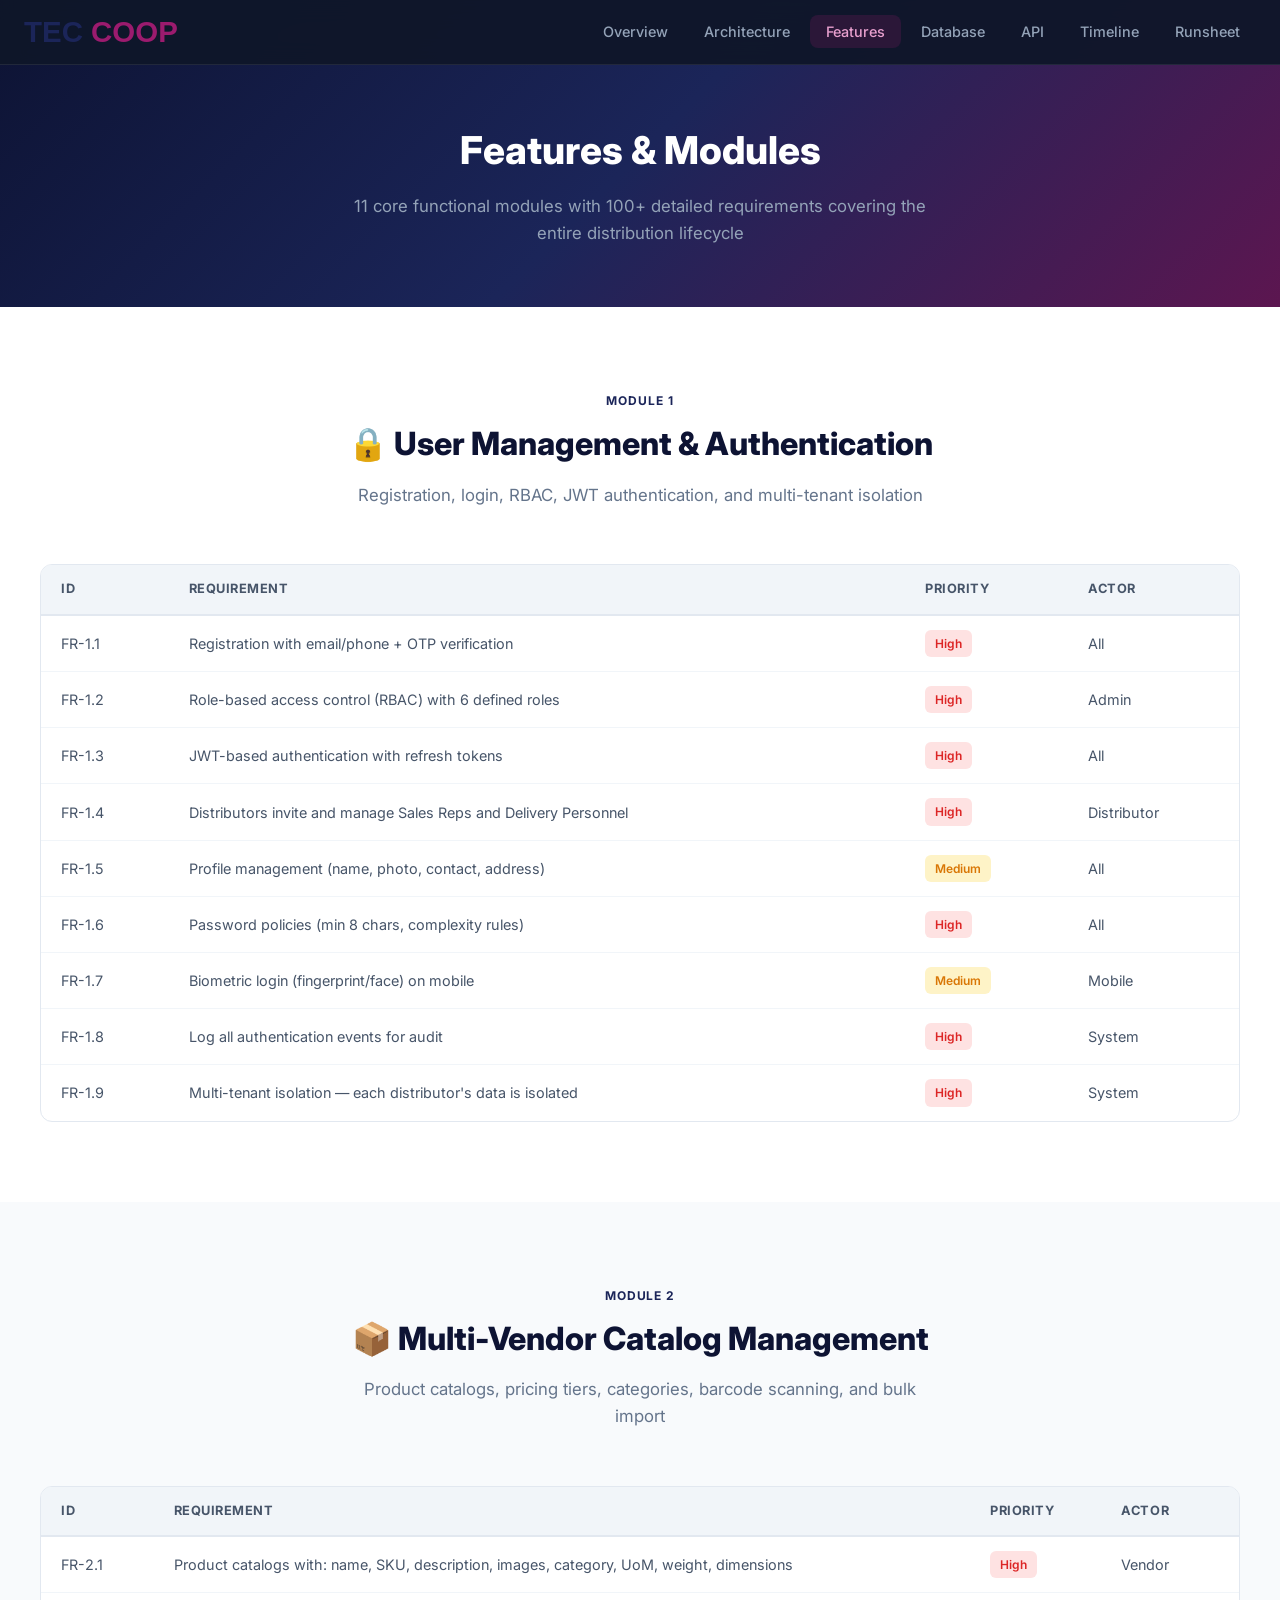
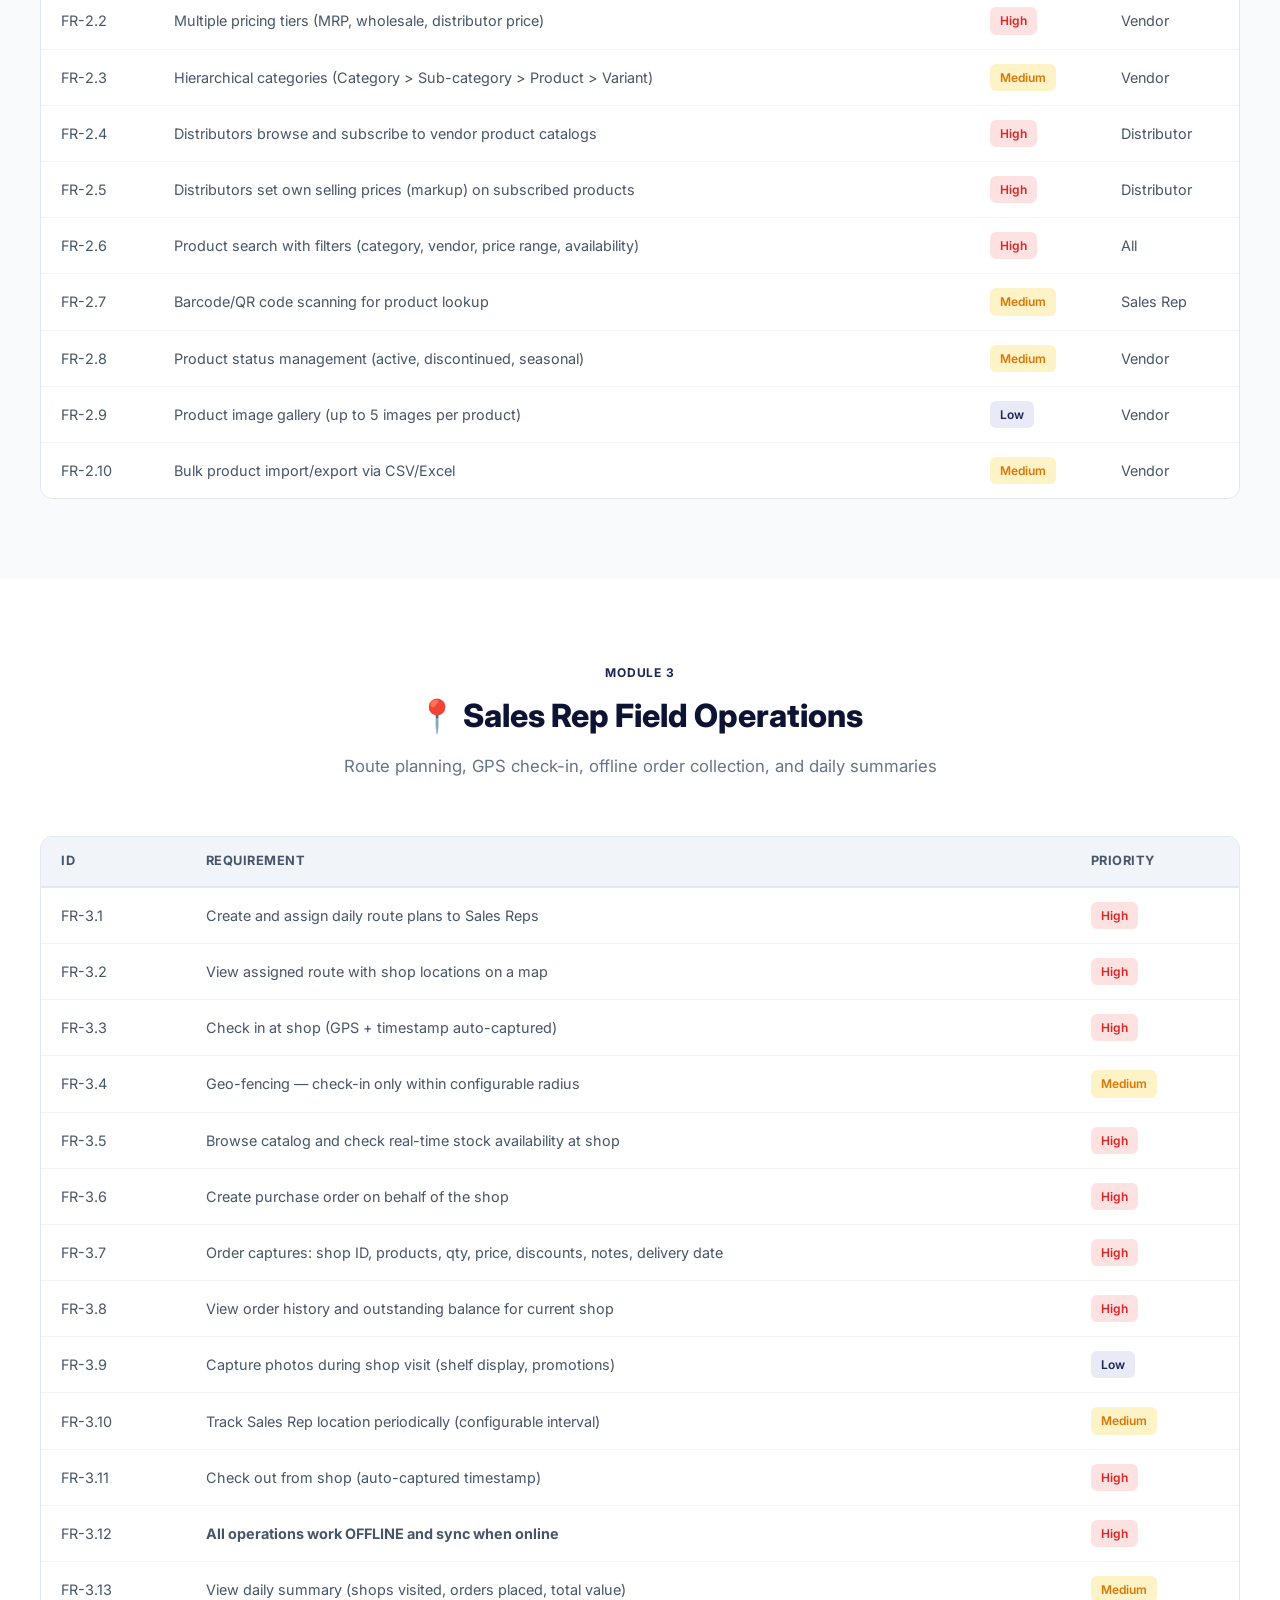
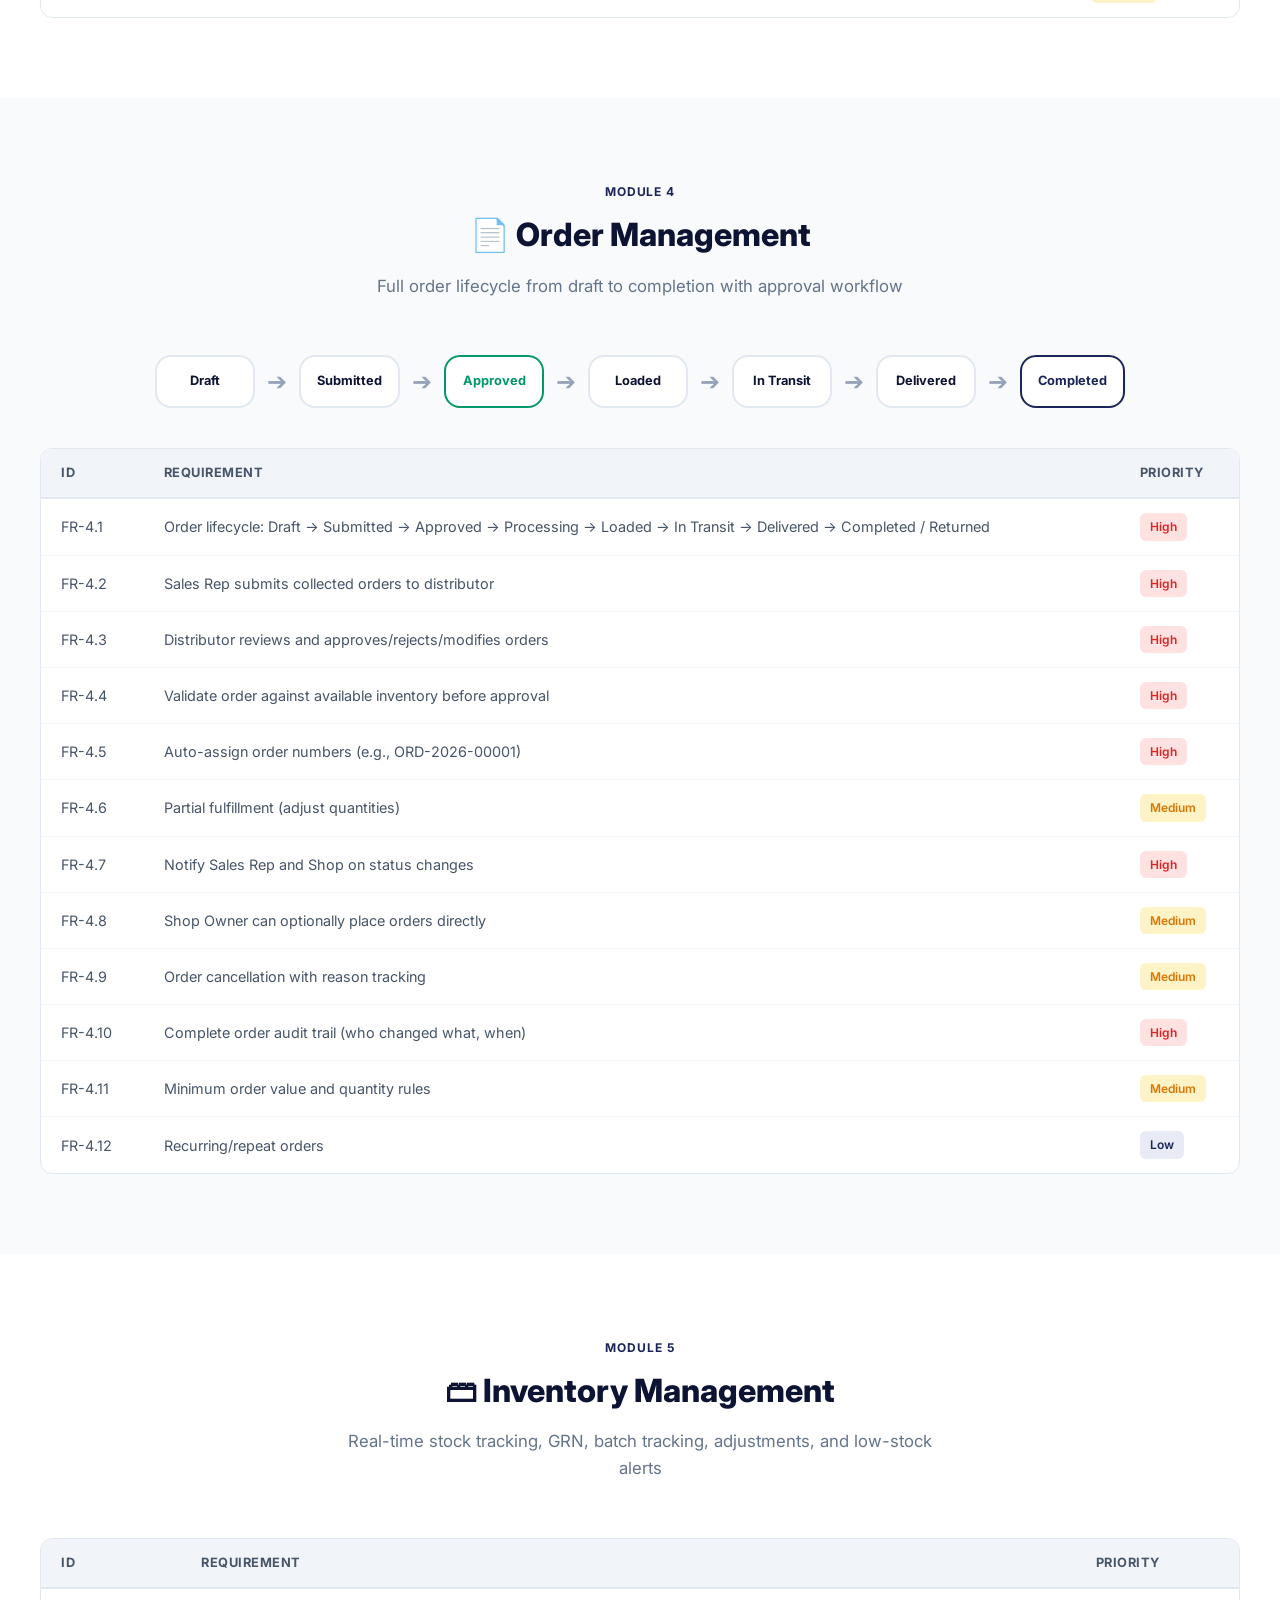
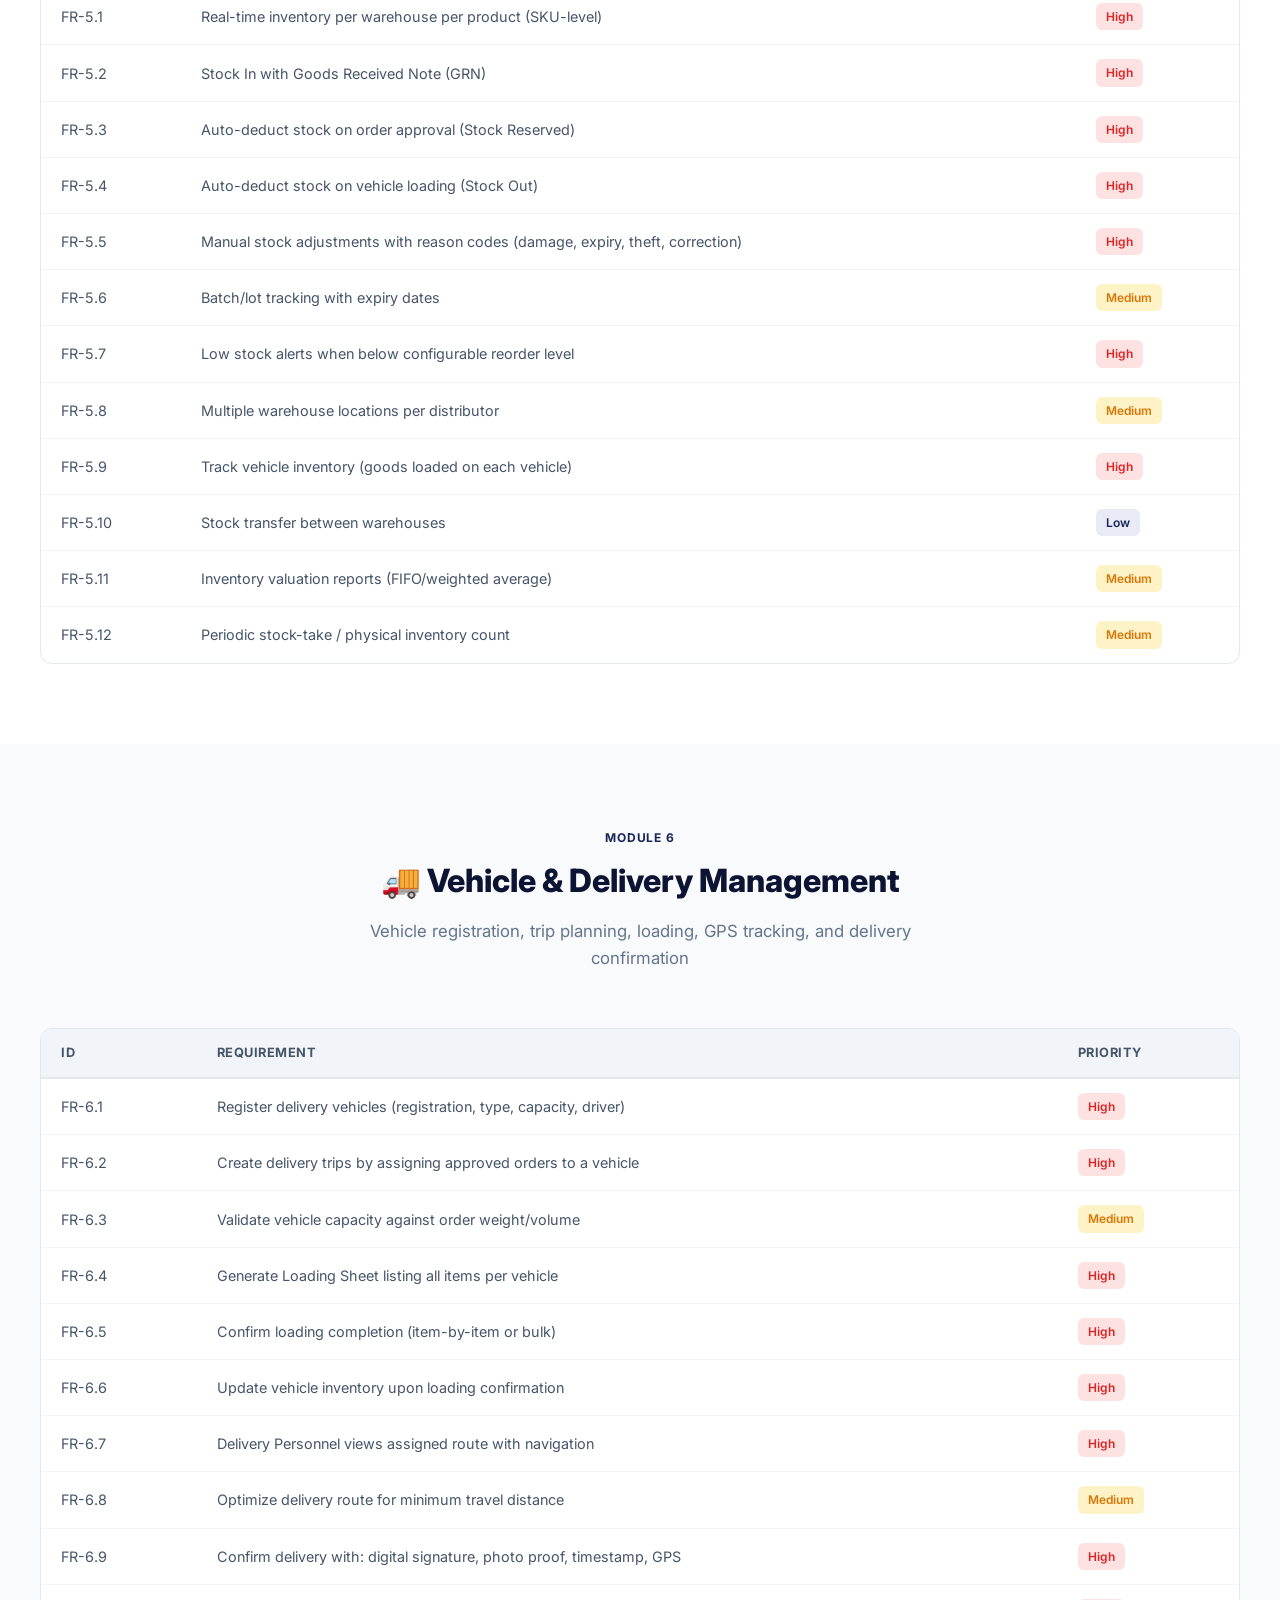
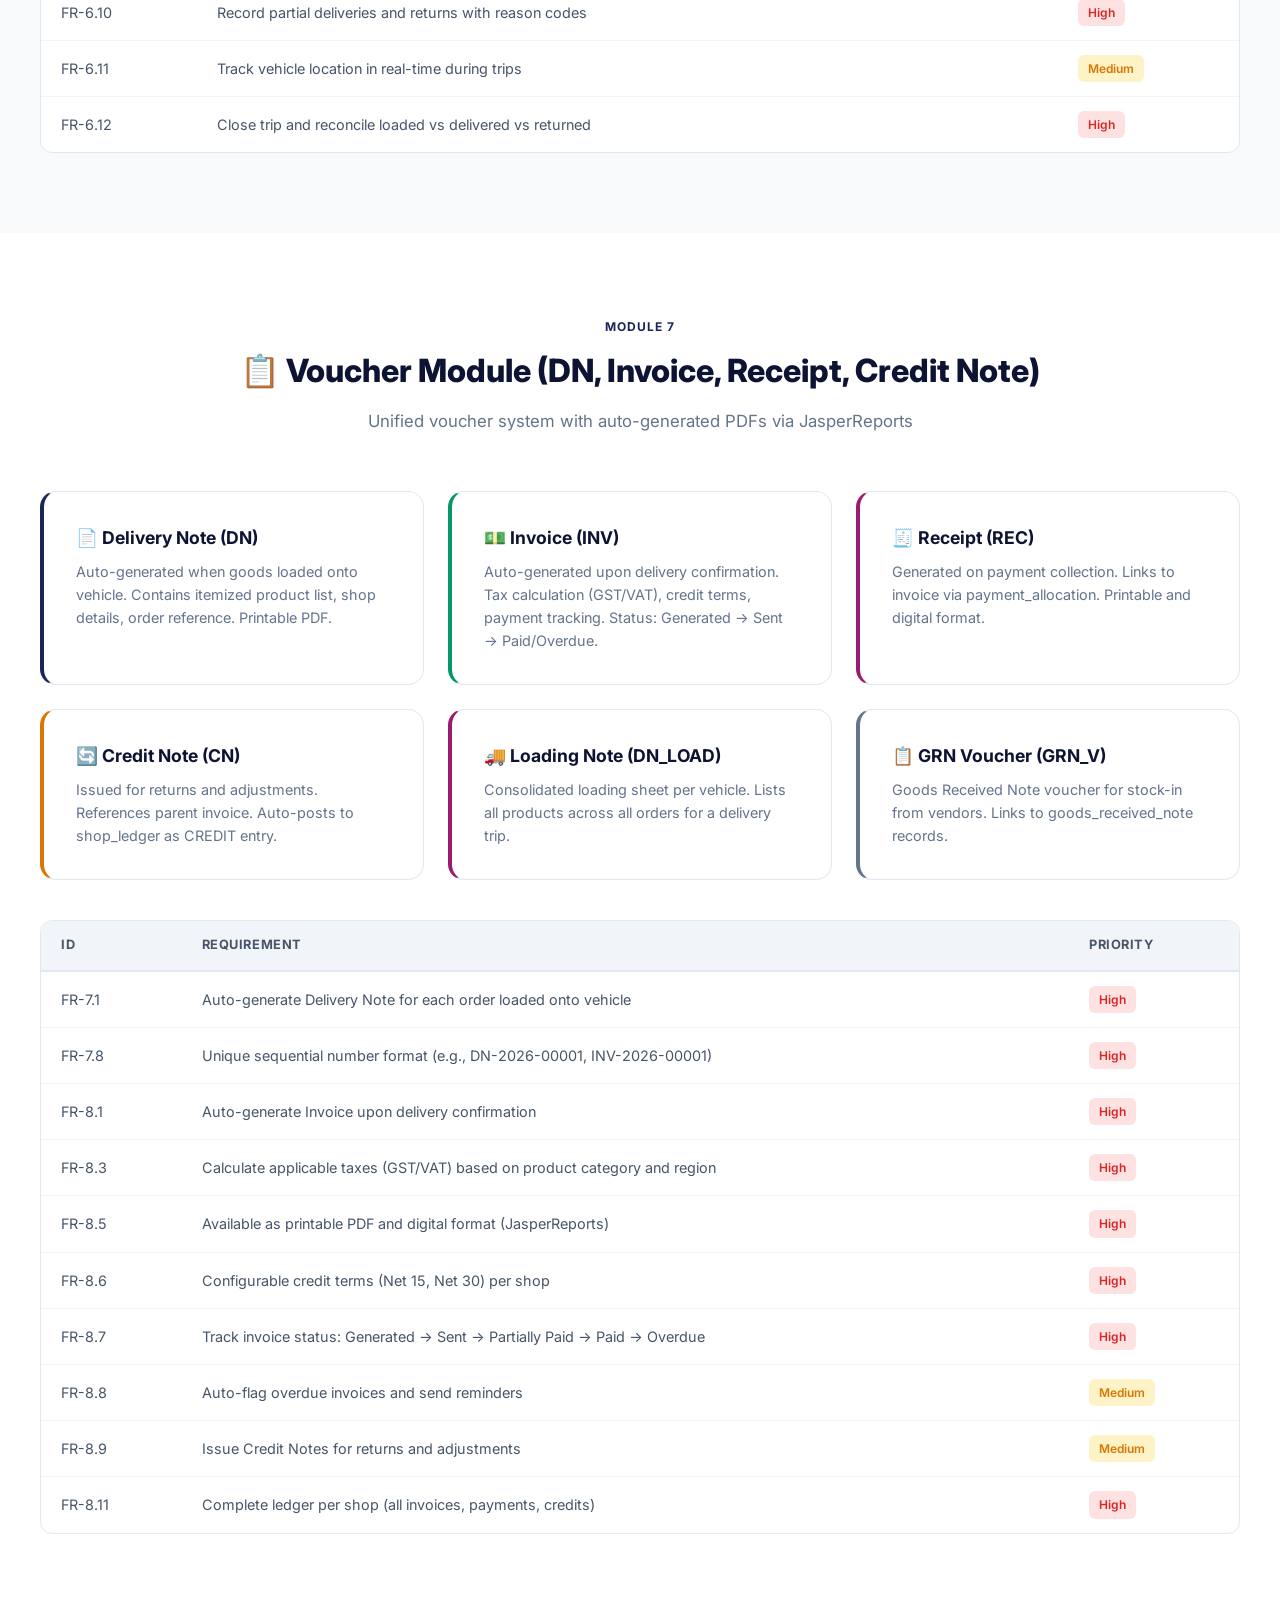
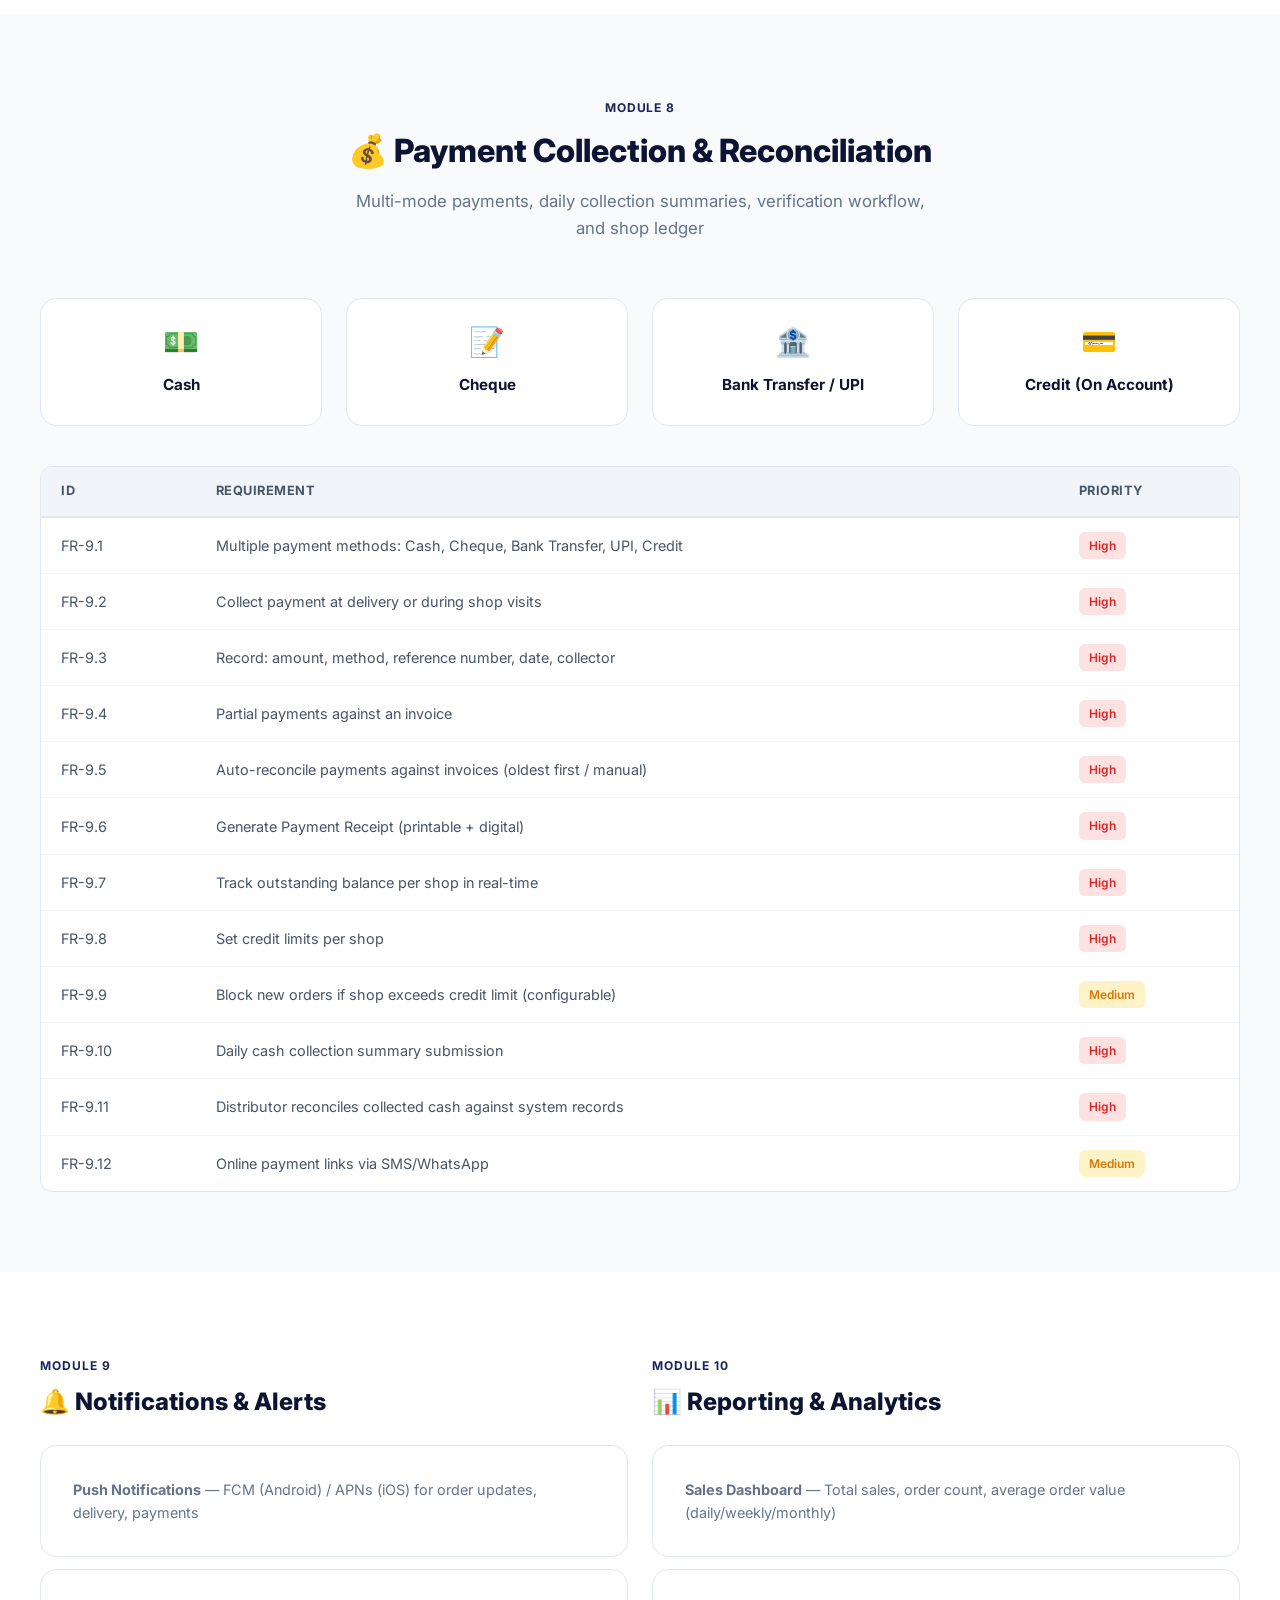
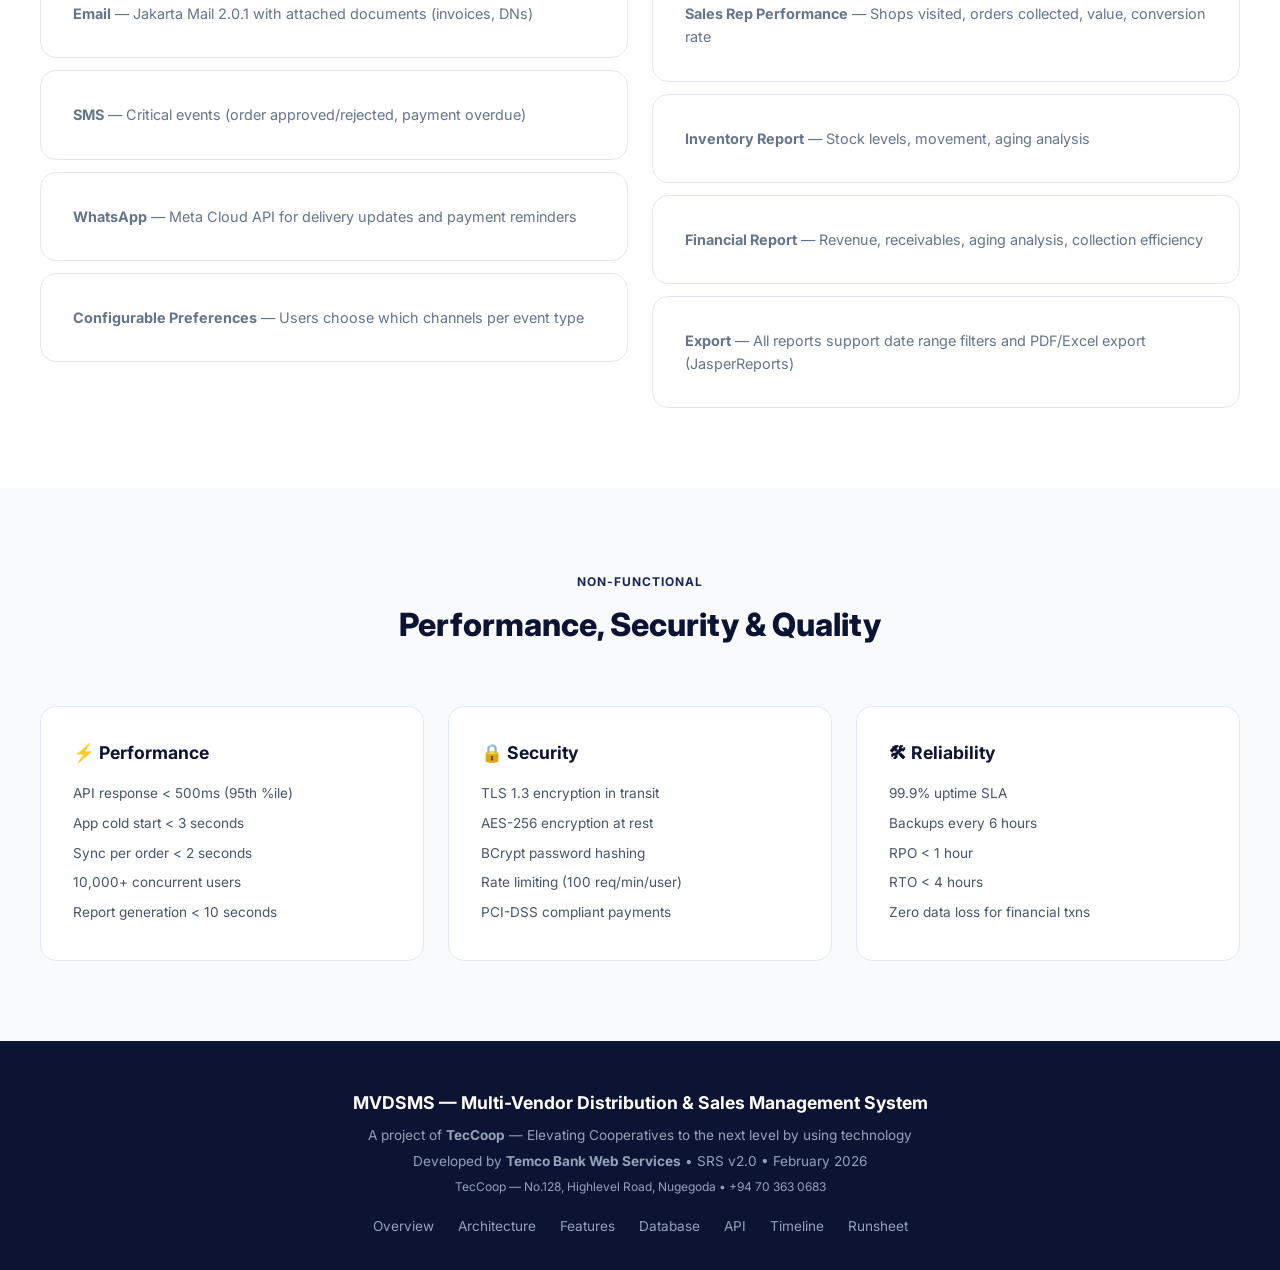
<file: docs/features.html>
<!DOCTYPE html>
<html lang="en">
<head>
  <meta charset="UTF-8">
  <meta name="viewport" content="width=device-width, initial-scale=1.0">
  <title>Features & Modules — MVDSMS | TecCoop</title>
  <link rel="preconnect" href="https://fonts.googleapis.com">
  <link href="https://fonts.googleapis.com/css2?family=Inter:wght@400;500;600;700;800&family=JetBrains+Mono:wght@400;500;600&display=swap" rel="stylesheet">
  <link rel="stylesheet" href="styles.css">
</head>
<body>

  <!-- NAVBAR -->
  <nav class="navbar" id="navbar">
    <div class="nav-container">
      <a href="index.html" class="nav-logo">
        <div class="nav-logo-icon"><img src="logo.svg" alt="TecCoop"></div>
      </a>
      <ul class="nav-links" id="navLinks">
        <li><a href="index.html">Overview</a></li>
        <li><a href="architecture.html">Architecture</a></li>
        <li><a href="features.html" class="active">Features</a></li>
        <li><a href="database.html">Database</a></li>
        <li><a href="api.html">API</a></li>
        <li><a href="timeline.html">Timeline</a></li>
        <li><a href="runsheet.html">Runsheet</a></li>
      </ul>
      <button class="mobile-toggle" id="mobileToggle" aria-label="Toggle menu">&#9776;</button>
    </div>
  </nav>

  <!-- PAGE HERO -->
  <section class="page-hero">
    <h1>Features & Modules</h1>
    <p>11 core functional modules with 100+ detailed requirements covering the entire distribution lifecycle</p>
  </section>

  <!-- MODULE 1: USER MANAGEMENT -->
  <section class="section section-alt">
    <div class="container">
      <div class="section-header">
        <div class="section-label">Module 1</div>
        <h2>&#128274; User Management & Authentication</h2>
        <p>Registration, login, RBAC, JWT authentication, and multi-tenant isolation</p>
      </div>
      <div class="table-wrapper">
        <table class="data-table">
          <thead><tr><th>ID</th><th>Requirement</th><th>Priority</th><th>Actor</th></tr></thead>
          <tbody>
            <tr><td>FR-1.1</td><td>Registration with email/phone + OTP verification</td><td><span class="badge badge-red">High</span></td><td>All</td></tr>
            <tr><td>FR-1.2</td><td>Role-based access control (RBAC) with 6 defined roles</td><td><span class="badge badge-red">High</span></td><td>Admin</td></tr>
            <tr><td>FR-1.3</td><td>JWT-based authentication with refresh tokens</td><td><span class="badge badge-red">High</span></td><td>All</td></tr>
            <tr><td>FR-1.4</td><td>Distributors invite and manage Sales Reps and Delivery Personnel</td><td><span class="badge badge-red">High</span></td><td>Distributor</td></tr>
            <tr><td>FR-1.5</td><td>Profile management (name, photo, contact, address)</td><td><span class="badge badge-orange">Medium</span></td><td>All</td></tr>
            <tr><td>FR-1.6</td><td>Password policies (min 8 chars, complexity rules)</td><td><span class="badge badge-red">High</span></td><td>All</td></tr>
            <tr><td>FR-1.7</td><td>Biometric login (fingerprint/face) on mobile</td><td><span class="badge badge-orange">Medium</span></td><td>Mobile</td></tr>
            <tr><td>FR-1.8</td><td>Log all authentication events for audit</td><td><span class="badge badge-red">High</span></td><td>System</td></tr>
            <tr><td>FR-1.9</td><td>Multi-tenant isolation &mdash; each distributor's data is isolated</td><td><span class="badge badge-red">High</span></td><td>System</td></tr>
          </tbody>
        </table>
      </div>
    </div>
  </section>

  <!-- MODULE 2: CATALOG -->
  <section class="section">
    <div class="container">
      <div class="section-header">
        <div class="section-label">Module 2</div>
        <h2>&#128230; Multi-Vendor Catalog Management</h2>
        <p>Product catalogs, pricing tiers, categories, barcode scanning, and bulk import</p>
      </div>
      <div class="table-wrapper">
        <table class="data-table">
          <thead><tr><th>ID</th><th>Requirement</th><th>Priority</th><th>Actor</th></tr></thead>
          <tbody>
            <tr><td>FR-2.1</td><td>Product catalogs with: name, SKU, description, images, category, UoM, weight, dimensions</td><td><span class="badge badge-red">High</span></td><td>Vendor</td></tr>
            <tr><td>FR-2.2</td><td>Multiple pricing tiers (MRP, wholesale, distributor price)</td><td><span class="badge badge-red">High</span></td><td>Vendor</td></tr>
            <tr><td>FR-2.3</td><td>Hierarchical categories (Category &gt; Sub-category &gt; Product &gt; Variant)</td><td><span class="badge badge-orange">Medium</span></td><td>Vendor</td></tr>
            <tr><td>FR-2.4</td><td>Distributors browse and subscribe to vendor product catalogs</td><td><span class="badge badge-red">High</span></td><td>Distributor</td></tr>
            <tr><td>FR-2.5</td><td>Distributors set own selling prices (markup) on subscribed products</td><td><span class="badge badge-red">High</span></td><td>Distributor</td></tr>
            <tr><td>FR-2.6</td><td>Product search with filters (category, vendor, price range, availability)</td><td><span class="badge badge-red">High</span></td><td>All</td></tr>
            <tr><td>FR-2.7</td><td>Barcode/QR code scanning for product lookup</td><td><span class="badge badge-orange">Medium</span></td><td>Sales Rep</td></tr>
            <tr><td>FR-2.8</td><td>Product status management (active, discontinued, seasonal)</td><td><span class="badge badge-orange">Medium</span></td><td>Vendor</td></tr>
            <tr><td>FR-2.9</td><td>Product image gallery (up to 5 images per product)</td><td><span class="badge badge-blue">Low</span></td><td>Vendor</td></tr>
            <tr><td>FR-2.10</td><td>Bulk product import/export via CSV/Excel</td><td><span class="badge badge-orange">Medium</span></td><td>Vendor</td></tr>
          </tbody>
        </table>
      </div>
    </div>
  </section>

  <!-- MODULE 3: SALES REP -->
  <section class="section section-alt">
    <div class="container">
      <div class="section-header">
        <div class="section-label">Module 3</div>
        <h2>&#128205; Sales Rep Field Operations</h2>
        <p>Route planning, GPS check-in, offline order collection, and daily summaries</p>
      </div>
      <div class="table-wrapper">
        <table class="data-table">
          <thead><tr><th>ID</th><th>Requirement</th><th>Priority</th></tr></thead>
          <tbody>
            <tr><td>FR-3.1</td><td>Create and assign daily route plans to Sales Reps</td><td><span class="badge badge-red">High</span></td></tr>
            <tr><td>FR-3.2</td><td>View assigned route with shop locations on a map</td><td><span class="badge badge-red">High</span></td></tr>
            <tr><td>FR-3.3</td><td>Check in at shop (GPS + timestamp auto-captured)</td><td><span class="badge badge-red">High</span></td></tr>
            <tr><td>FR-3.4</td><td>Geo-fencing &mdash; check-in only within configurable radius</td><td><span class="badge badge-orange">Medium</span></td></tr>
            <tr><td>FR-3.5</td><td>Browse catalog and check real-time stock availability at shop</td><td><span class="badge badge-red">High</span></td></tr>
            <tr><td>FR-3.6</td><td>Create purchase order on behalf of the shop</td><td><span class="badge badge-red">High</span></td></tr>
            <tr><td>FR-3.7</td><td>Order captures: shop ID, products, qty, price, discounts, notes, delivery date</td><td><span class="badge badge-red">High</span></td></tr>
            <tr><td>FR-3.8</td><td>View order history and outstanding balance for current shop</td><td><span class="badge badge-red">High</span></td></tr>
            <tr><td>FR-3.9</td><td>Capture photos during shop visit (shelf display, promotions)</td><td><span class="badge badge-blue">Low</span></td></tr>
            <tr><td>FR-3.10</td><td>Track Sales Rep location periodically (configurable interval)</td><td><span class="badge badge-orange">Medium</span></td></tr>
            <tr><td>FR-3.11</td><td>Check out from shop (auto-captured timestamp)</td><td><span class="badge badge-red">High</span></td></tr>
            <tr><td>FR-3.12</td><td><strong>All operations work OFFLINE and sync when online</strong></td><td><span class="badge badge-red">High</span></td></tr>
            <tr><td>FR-3.13</td><td>View daily summary (shops visited, orders placed, total value)</td><td><span class="badge badge-orange">Medium</span></td></tr>
          </tbody>
        </table>
      </div>
    </div>
  </section>

  <!-- MODULE 4: ORDER MANAGEMENT -->
  <section class="section">
    <div class="container">
      <div class="section-header">
        <div class="section-label">Module 4</div>
        <h2>&#128196; Order Management</h2>
        <p>Full order lifecycle from draft to completion with approval workflow</p>
      </div>

      <!-- Order Status Flow -->
      <div class="flow-chain" style="margin-bottom:40px;">
        <div class="flow-node" style="min-width:100px;padding:14px 16px;">
          <div class="flow-node-title" style="font-size:0.8rem;">Draft</div>
        </div>
        <div class="flow-arrow">&#10132;</div>
        <div class="flow-node" style="min-width:100px;padding:14px 16px;">
          <div class="flow-node-title" style="font-size:0.8rem;">Submitted</div>
        </div>
        <div class="flow-arrow">&#10132;</div>
        <div class="flow-node" style="min-width:100px;padding:14px 16px;border-color:var(--green);">
          <div class="flow-node-title" style="font-size:0.8rem;color:var(--green);">Approved</div>
        </div>
        <div class="flow-arrow">&#10132;</div>
        <div class="flow-node" style="min-width:100px;padding:14px 16px;">
          <div class="flow-node-title" style="font-size:0.8rem;">Loaded</div>
        </div>
        <div class="flow-arrow">&#10132;</div>
        <div class="flow-node" style="min-width:100px;padding:14px 16px;">
          <div class="flow-node-title" style="font-size:0.8rem;">In Transit</div>
        </div>
        <div class="flow-arrow">&#10132;</div>
        <div class="flow-node" style="min-width:100px;padding:14px 16px;">
          <div class="flow-node-title" style="font-size:0.8rem;">Delivered</div>
        </div>
        <div class="flow-arrow">&#10132;</div>
        <div class="flow-node" style="min-width:100px;padding:14px 16px;border-color:var(--primary);">
          <div class="flow-node-title" style="font-size:0.8rem;color:var(--primary);">Completed</div>
        </div>
      </div>

      <div class="table-wrapper">
        <table class="data-table">
          <thead><tr><th>ID</th><th>Requirement</th><th>Priority</th></tr></thead>
          <tbody>
            <tr><td>FR-4.1</td><td>Order lifecycle: Draft &rarr; Submitted &rarr; Approved &rarr; Processing &rarr; Loaded &rarr; In Transit &rarr; Delivered &rarr; Completed / Returned</td><td><span class="badge badge-red">High</span></td></tr>
            <tr><td>FR-4.2</td><td>Sales Rep submits collected orders to distributor</td><td><span class="badge badge-red">High</span></td></tr>
            <tr><td>FR-4.3</td><td>Distributor reviews and approves/rejects/modifies orders</td><td><span class="badge badge-red">High</span></td></tr>
            <tr><td>FR-4.4</td><td>Validate order against available inventory before approval</td><td><span class="badge badge-red">High</span></td></tr>
            <tr><td>FR-4.5</td><td>Auto-assign order numbers (e.g., ORD-2026-00001)</td><td><span class="badge badge-red">High</span></td></tr>
            <tr><td>FR-4.6</td><td>Partial fulfillment (adjust quantities)</td><td><span class="badge badge-orange">Medium</span></td></tr>
            <tr><td>FR-4.7</td><td>Notify Sales Rep and Shop on status changes</td><td><span class="badge badge-red">High</span></td></tr>
            <tr><td>FR-4.8</td><td>Shop Owner can optionally place orders directly</td><td><span class="badge badge-orange">Medium</span></td></tr>
            <tr><td>FR-4.9</td><td>Order cancellation with reason tracking</td><td><span class="badge badge-orange">Medium</span></td></tr>
            <tr><td>FR-4.10</td><td>Complete order audit trail (who changed what, when)</td><td><span class="badge badge-red">High</span></td></tr>
            <tr><td>FR-4.11</td><td>Minimum order value and quantity rules</td><td><span class="badge badge-orange">Medium</span></td></tr>
            <tr><td>FR-4.12</td><td>Recurring/repeat orders</td><td><span class="badge badge-blue">Low</span></td></tr>
          </tbody>
        </table>
      </div>
    </div>
  </section>

  <!-- MODULE 5: INVENTORY -->
  <section class="section section-alt">
    <div class="container">
      <div class="section-header">
        <div class="section-label">Module 5</div>
        <h2>&#128451; Inventory Management</h2>
        <p>Real-time stock tracking, GRN, batch tracking, adjustments, and low-stock alerts</p>
      </div>
      <div class="table-wrapper">
        <table class="data-table">
          <thead><tr><th>ID</th><th>Requirement</th><th>Priority</th></tr></thead>
          <tbody>
            <tr><td>FR-5.1</td><td>Real-time inventory per warehouse per product (SKU-level)</td><td><span class="badge badge-red">High</span></td></tr>
            <tr><td>FR-5.2</td><td>Stock In with Goods Received Note (GRN)</td><td><span class="badge badge-red">High</span></td></tr>
            <tr><td>FR-5.3</td><td>Auto-deduct stock on order approval (Stock Reserved)</td><td><span class="badge badge-red">High</span></td></tr>
            <tr><td>FR-5.4</td><td>Auto-deduct stock on vehicle loading (Stock Out)</td><td><span class="badge badge-red">High</span></td></tr>
            <tr><td>FR-5.5</td><td>Manual stock adjustments with reason codes (damage, expiry, theft, correction)</td><td><span class="badge badge-red">High</span></td></tr>
            <tr><td>FR-5.6</td><td>Batch/lot tracking with expiry dates</td><td><span class="badge badge-orange">Medium</span></td></tr>
            <tr><td>FR-5.7</td><td>Low stock alerts when below configurable reorder level</td><td><span class="badge badge-red">High</span></td></tr>
            <tr><td>FR-5.8</td><td>Multiple warehouse locations per distributor</td><td><span class="badge badge-orange">Medium</span></td></tr>
            <tr><td>FR-5.9</td><td>Track vehicle inventory (goods loaded on each vehicle)</td><td><span class="badge badge-red">High</span></td></tr>
            <tr><td>FR-5.10</td><td>Stock transfer between warehouses</td><td><span class="badge badge-blue">Low</span></td></tr>
            <tr><td>FR-5.11</td><td>Inventory valuation reports (FIFO/weighted average)</td><td><span class="badge badge-orange">Medium</span></td></tr>
            <tr><td>FR-5.12</td><td>Periodic stock-take / physical inventory count</td><td><span class="badge badge-orange">Medium</span></td></tr>
          </tbody>
        </table>
      </div>
    </div>
  </section>

  <!-- MODULE 6: VEHICLE & DELIVERY -->
  <section class="section">
    <div class="container">
      <div class="section-header">
        <div class="section-label">Module 6</div>
        <h2>&#128666; Vehicle & Delivery Management</h2>
        <p>Vehicle registration, trip planning, loading, GPS tracking, and delivery confirmation</p>
      </div>
      <div class="table-wrapper">
        <table class="data-table">
          <thead><tr><th>ID</th><th>Requirement</th><th>Priority</th></tr></thead>
          <tbody>
            <tr><td>FR-6.1</td><td>Register delivery vehicles (registration, type, capacity, driver)</td><td><span class="badge badge-red">High</span></td></tr>
            <tr><td>FR-6.2</td><td>Create delivery trips by assigning approved orders to a vehicle</td><td><span class="badge badge-red">High</span></td></tr>
            <tr><td>FR-6.3</td><td>Validate vehicle capacity against order weight/volume</td><td><span class="badge badge-orange">Medium</span></td></tr>
            <tr><td>FR-6.4</td><td>Generate Loading Sheet listing all items per vehicle</td><td><span class="badge badge-red">High</span></td></tr>
            <tr><td>FR-6.5</td><td>Confirm loading completion (item-by-item or bulk)</td><td><span class="badge badge-red">High</span></td></tr>
            <tr><td>FR-6.6</td><td>Update vehicle inventory upon loading confirmation</td><td><span class="badge badge-red">High</span></td></tr>
            <tr><td>FR-6.7</td><td>Delivery Personnel views assigned route with navigation</td><td><span class="badge badge-red">High</span></td></tr>
            <tr><td>FR-6.8</td><td>Optimize delivery route for minimum travel distance</td><td><span class="badge badge-orange">Medium</span></td></tr>
            <tr><td>FR-6.9</td><td>Confirm delivery with: digital signature, photo proof, timestamp, GPS</td><td><span class="badge badge-red">High</span></td></tr>
            <tr><td>FR-6.10</td><td>Record partial deliveries and returns with reason codes</td><td><span class="badge badge-red">High</span></td></tr>
            <tr><td>FR-6.11</td><td>Track vehicle location in real-time during trips</td><td><span class="badge badge-orange">Medium</span></td></tr>
            <tr><td>FR-6.12</td><td>Close trip and reconcile loaded vs delivered vs returned</td><td><span class="badge badge-red">High</span></td></tr>
          </tbody>
        </table>
      </div>
    </div>
  </section>

  <!-- MODULE 7: VOUCHER (DN + INVOICE) -->
  <section class="section section-alt">
    <div class="container">
      <div class="section-header">
        <div class="section-label">Module 7</div>
        <h2>&#128203; Voucher Module (DN, Invoice, Receipt, Credit Note)</h2>
        <p>Unified voucher system with auto-generated PDFs via JasperReports</p>
      </div>
      <div class="card-grid card-grid-3" style="margin-bottom:40px;">
        <div class="card" style="border-left:4px solid var(--primary);">
          <h3>&#128196; Delivery Note (DN)</h3>
          <p>Auto-generated when goods loaded onto vehicle. Contains itemized product list, shop details, order reference. Printable PDF.</p>
        </div>
        <div class="card" style="border-left:4px solid var(--green);">
          <h3>&#128181; Invoice (INV)</h3>
          <p>Auto-generated upon delivery confirmation. Tax calculation (GST/VAT), credit terms, payment tracking. Status: Generated &rarr; Sent &rarr; Paid/Overdue.</p>
        </div>
        <div class="card" style="border-left:4px solid var(--accent);">
          <h3>&#129534; Receipt (REC)</h3>
          <p>Generated on payment collection. Links to invoice via payment_allocation. Printable and digital format.</p>
        </div>
        <div class="card" style="border-left:4px solid var(--orange);">
          <h3>&#128260; Credit Note (CN)</h3>
          <p>Issued for returns and adjustments. References parent invoice. Auto-posts to shop_ledger as CREDIT entry.</p>
        </div>
        <div class="card" style="border-left:4px solid var(--purple);">
          <h3>&#128666; Loading Note (DN_LOAD)</h3>
          <p>Consolidated loading sheet per vehicle. Lists all products across all orders for a delivery trip.</p>
        </div>
        <div class="card" style="border-left:4px solid var(--gray-600);">
          <h3>&#128203; GRN Voucher (GRN_V)</h3>
          <p>Goods Received Note voucher for stock-in from vendors. Links to goods_received_note records.</p>
        </div>
      </div>
      <div class="table-wrapper">
        <table class="data-table">
          <thead><tr><th>ID</th><th>Requirement</th><th>Priority</th></tr></thead>
          <tbody>
            <tr><td>FR-7.1</td><td>Auto-generate Delivery Note for each order loaded onto vehicle</td><td><span class="badge badge-red">High</span></td></tr>
            <tr><td>FR-7.8</td><td>Unique sequential number format (e.g., DN-2026-00001, INV-2026-00001)</td><td><span class="badge badge-red">High</span></td></tr>
            <tr><td>FR-8.1</td><td>Auto-generate Invoice upon delivery confirmation</td><td><span class="badge badge-red">High</span></td></tr>
            <tr><td>FR-8.3</td><td>Calculate applicable taxes (GST/VAT) based on product category and region</td><td><span class="badge badge-red">High</span></td></tr>
            <tr><td>FR-8.5</td><td>Available as printable PDF and digital format (JasperReports)</td><td><span class="badge badge-red">High</span></td></tr>
            <tr><td>FR-8.6</td><td>Configurable credit terms (Net 15, Net 30) per shop</td><td><span class="badge badge-red">High</span></td></tr>
            <tr><td>FR-8.7</td><td>Track invoice status: Generated &rarr; Sent &rarr; Partially Paid &rarr; Paid &rarr; Overdue</td><td><span class="badge badge-red">High</span></td></tr>
            <tr><td>FR-8.8</td><td>Auto-flag overdue invoices and send reminders</td><td><span class="badge badge-orange">Medium</span></td></tr>
            <tr><td>FR-8.9</td><td>Issue Credit Notes for returns and adjustments</td><td><span class="badge badge-orange">Medium</span></td></tr>
            <tr><td>FR-8.11</td><td>Complete ledger per shop (all invoices, payments, credits)</td><td><span class="badge badge-red">High</span></td></tr>
          </tbody>
        </table>
      </div>
    </div>
  </section>

  <!-- MODULE 8: PAYMENT -->
  <section class="section">
    <div class="container">
      <div class="section-header">
        <div class="section-label">Module 8</div>
        <h2>&#128176; Payment Collection & Reconciliation</h2>
        <p>Multi-mode payments, daily collection summaries, verification workflow, and shop ledger</p>
      </div>
      <div class="card-grid card-grid-4" style="margin-bottom:40px;">
        <div class="card" style="text-align:center;padding:20px;">
          <div style="font-size:1.8rem;margin-bottom:8px;">&#128181;</div>
          <h3 style="font-size:0.95rem;">Cash</h3>
        </div>
        <div class="card" style="text-align:center;padding:20px;">
          <div style="font-size:1.8rem;margin-bottom:8px;">&#128221;</div>
          <h3 style="font-size:0.95rem;">Cheque</h3>
        </div>
        <div class="card" style="text-align:center;padding:20px;">
          <div style="font-size:1.8rem;margin-bottom:8px;">&#127974;</div>
          <h3 style="font-size:0.95rem;">Bank Transfer / UPI</h3>
        </div>
        <div class="card" style="text-align:center;padding:20px;">
          <div style="font-size:1.8rem;margin-bottom:8px;">&#128179;</div>
          <h3 style="font-size:0.95rem;">Credit (On Account)</h3>
        </div>
      </div>
      <div class="table-wrapper">
        <table class="data-table">
          <thead><tr><th>ID</th><th>Requirement</th><th>Priority</th></tr></thead>
          <tbody>
            <tr><td>FR-9.1</td><td>Multiple payment methods: Cash, Cheque, Bank Transfer, UPI, Credit</td><td><span class="badge badge-red">High</span></td></tr>
            <tr><td>FR-9.2</td><td>Collect payment at delivery or during shop visits</td><td><span class="badge badge-red">High</span></td></tr>
            <tr><td>FR-9.3</td><td>Record: amount, method, reference number, date, collector</td><td><span class="badge badge-red">High</span></td></tr>
            <tr><td>FR-9.4</td><td>Partial payments against an invoice</td><td><span class="badge badge-red">High</span></td></tr>
            <tr><td>FR-9.5</td><td>Auto-reconcile payments against invoices (oldest first / manual)</td><td><span class="badge badge-red">High</span></td></tr>
            <tr><td>FR-9.6</td><td>Generate Payment Receipt (printable + digital)</td><td><span class="badge badge-red">High</span></td></tr>
            <tr><td>FR-9.7</td><td>Track outstanding balance per shop in real-time</td><td><span class="badge badge-red">High</span></td></tr>
            <tr><td>FR-9.8</td><td>Set credit limits per shop</td><td><span class="badge badge-red">High</span></td></tr>
            <tr><td>FR-9.9</td><td>Block new orders if shop exceeds credit limit (configurable)</td><td><span class="badge badge-orange">Medium</span></td></tr>
            <tr><td>FR-9.10</td><td>Daily cash collection summary submission</td><td><span class="badge badge-red">High</span></td></tr>
            <tr><td>FR-9.11</td><td>Distributor reconciles collected cash against system records</td><td><span class="badge badge-red">High</span></td></tr>
            <tr><td>FR-9.12</td><td>Online payment links via SMS/WhatsApp</td><td><span class="badge badge-orange">Medium</span></td></tr>
          </tbody>
        </table>
      </div>
    </div>
  </section>

  <!-- MODULE 9 & 10: NOTIFICATIONS & REPORTS -->
  <section class="section section-alt">
    <div class="container">
      <div class="card-grid card-grid-2">
        <div>
          <div class="section-label">Module 9</div>
          <h2 style="font-size:1.5rem;font-weight:800;color:var(--dark);margin-bottom:24px;">&#128276; Notifications & Alerts</h2>
          <div class="card" style="margin-bottom:12px;">
            <p><strong>Push Notifications</strong> &mdash; FCM (Android) / APNs (iOS) for order updates, delivery, payments</p>
          </div>
          <div class="card" style="margin-bottom:12px;">
            <p><strong>Email</strong> &mdash; Jakarta Mail 2.0.1 with attached documents (invoices, DNs)</p>
          </div>
          <div class="card" style="margin-bottom:12px;">
            <p><strong>SMS</strong> &mdash; Critical events (order approved/rejected, payment overdue)</p>
          </div>
          <div class="card" style="margin-bottom:12px;">
            <p><strong>WhatsApp</strong> &mdash; Meta Cloud API for delivery updates and payment reminders</p>
          </div>
          <div class="card">
            <p><strong>Configurable Preferences</strong> &mdash; Users choose which channels per event type</p>
          </div>
        </div>
        <div>
          <div class="section-label">Module 10</div>
          <h2 style="font-size:1.5rem;font-weight:800;color:var(--dark);margin-bottom:24px;">&#128202; Reporting & Analytics</h2>
          <div class="card" style="margin-bottom:12px;">
            <p><strong>Sales Dashboard</strong> &mdash; Total sales, order count, average order value (daily/weekly/monthly)</p>
          </div>
          <div class="card" style="margin-bottom:12px;">
            <p><strong>Sales Rep Performance</strong> &mdash; Shops visited, orders collected, value, conversion rate</p>
          </div>
          <div class="card" style="margin-bottom:12px;">
            <p><strong>Inventory Report</strong> &mdash; Stock levels, movement, aging analysis</p>
          </div>
          <div class="card" style="margin-bottom:12px;">
            <p><strong>Financial Report</strong> &mdash; Revenue, receivables, aging analysis, collection efficiency</p>
          </div>
          <div class="card">
            <p><strong>Export</strong> &mdash; All reports support date range filters and PDF/Excel export (JasperReports)</p>
          </div>
        </div>
      </div>
    </div>
  </section>

  <!-- NON-FUNCTIONAL REQUIREMENTS -->
  <section class="section">
    <div class="container">
      <div class="section-header">
        <div class="section-label">Non-Functional</div>
        <h2>Performance, Security & Quality</h2>
      </div>
      <div class="card-grid card-grid-3">
        <div class="card">
          <h3>&#9889; Performance</h3>
          <ul style="list-style:none;padding:0;margin-top:12px;font-size:0.85rem;color:var(--gray-700);">
            <li style="padding:4px 0;">API response &lt; 500ms (95th %ile)</li>
            <li style="padding:4px 0;">App cold start &lt; 3 seconds</li>
            <li style="padding:4px 0;">Sync per order &lt; 2 seconds</li>
            <li style="padding:4px 0;">10,000+ concurrent users</li>
            <li style="padding:4px 0;">Report generation &lt; 10 seconds</li>
          </ul>
        </div>
        <div class="card">
          <h3>&#128274; Security</h3>
          <ul style="list-style:none;padding:0;margin-top:12px;font-size:0.85rem;color:var(--gray-700);">
            <li style="padding:4px 0;">TLS 1.3 encryption in transit</li>
            <li style="padding:4px 0;">AES-256 encryption at rest</li>
            <li style="padding:4px 0;">BCrypt password hashing</li>
            <li style="padding:4px 0;">Rate limiting (100 req/min/user)</li>
            <li style="padding:4px 0;">PCI-DSS compliant payments</li>
          </ul>
        </div>
        <div class="card">
          <h3>&#128736; Reliability</h3>
          <ul style="list-style:none;padding:0;margin-top:12px;font-size:0.85rem;color:var(--gray-700);">
            <li style="padding:4px 0;">99.9% uptime SLA</li>
            <li style="padding:4px 0;">Backups every 6 hours</li>
            <li style="padding:4px 0;">RPO &lt; 1 hour</li>
            <li style="padding:4px 0;">RTO &lt; 4 hours</li>
            <li style="padding:4px 0;">Zero data loss for financial txns</li>
          </ul>
        </div>
      </div>
    </div>
  </section>

  <!-- FOOTER -->
  <footer class="footer">
    <div class="footer-brand">MVDSMS &mdash; Multi-Vendor Distribution & Sales Management System</div>
    <p>A project of <strong>TecCoop</strong> &mdash; Elevating Cooperatives to the next level by using technology</p>
    <p>Developed by <strong>Temco Bank Web Services</strong> &bull; SRS v2.0 &bull; February 2026</p>
    <p style="font-size:0.75rem;margin-top:4px;">TecCoop &mdash; No.128, Highlevel Road, Nugegoda &bull; +94 70 363 0683</p>
    <div class="footer-links">
      <a href="index.html">Overview</a>
      <a href="architecture.html">Architecture</a>
      <a href="features.html">Features</a>
      <a href="database.html">Database</a>
      <a href="api.html">API</a>
      <a href="timeline.html">Timeline</a>
      <a href="runsheet.html">Runsheet</a>
    </div>
  </footer>

  <script>
    window.addEventListener('scroll', () => {
      document.getElementById('navbar').classList.toggle('scrolled', window.scrollY > 20);
    });
    document.getElementById('mobileToggle').addEventListener('click', () => {
      document.getElementById('navLinks').classList.toggle('open');
    });
  </script>
</body>
</html>
</file>
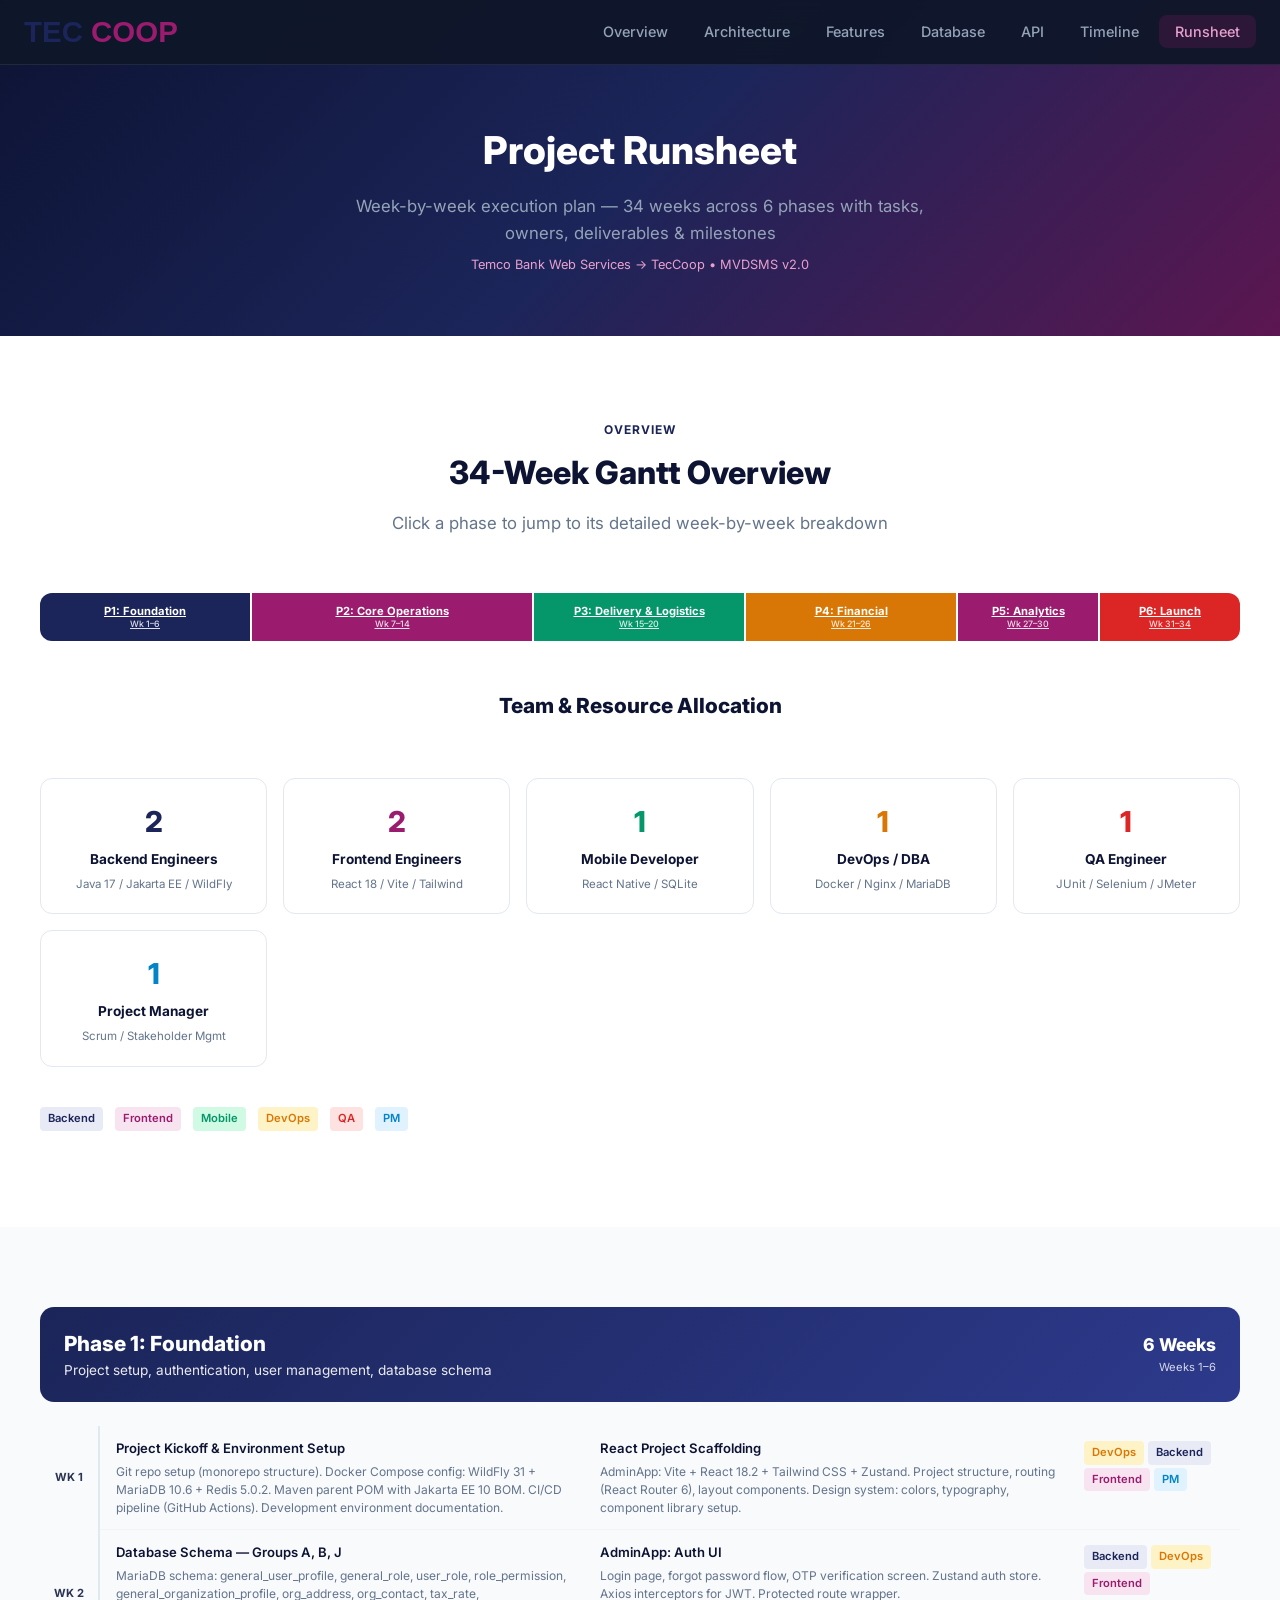
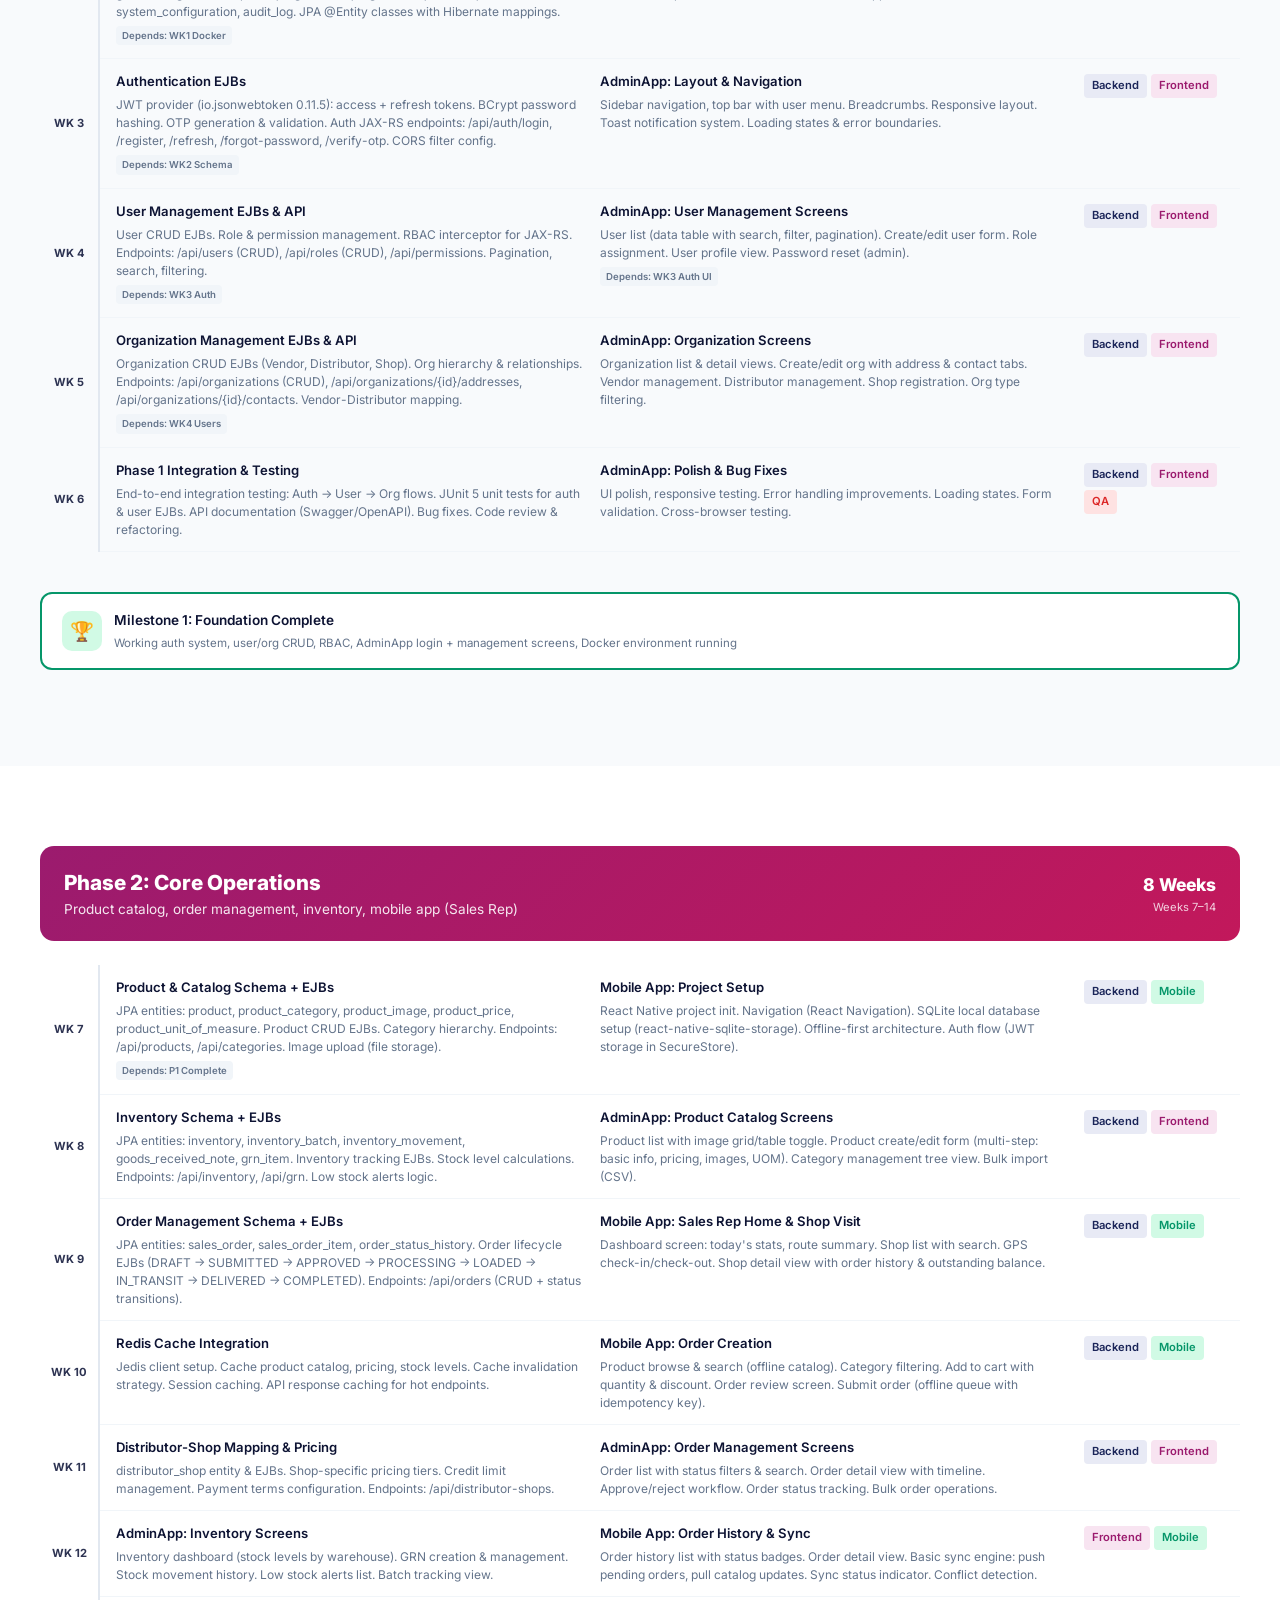
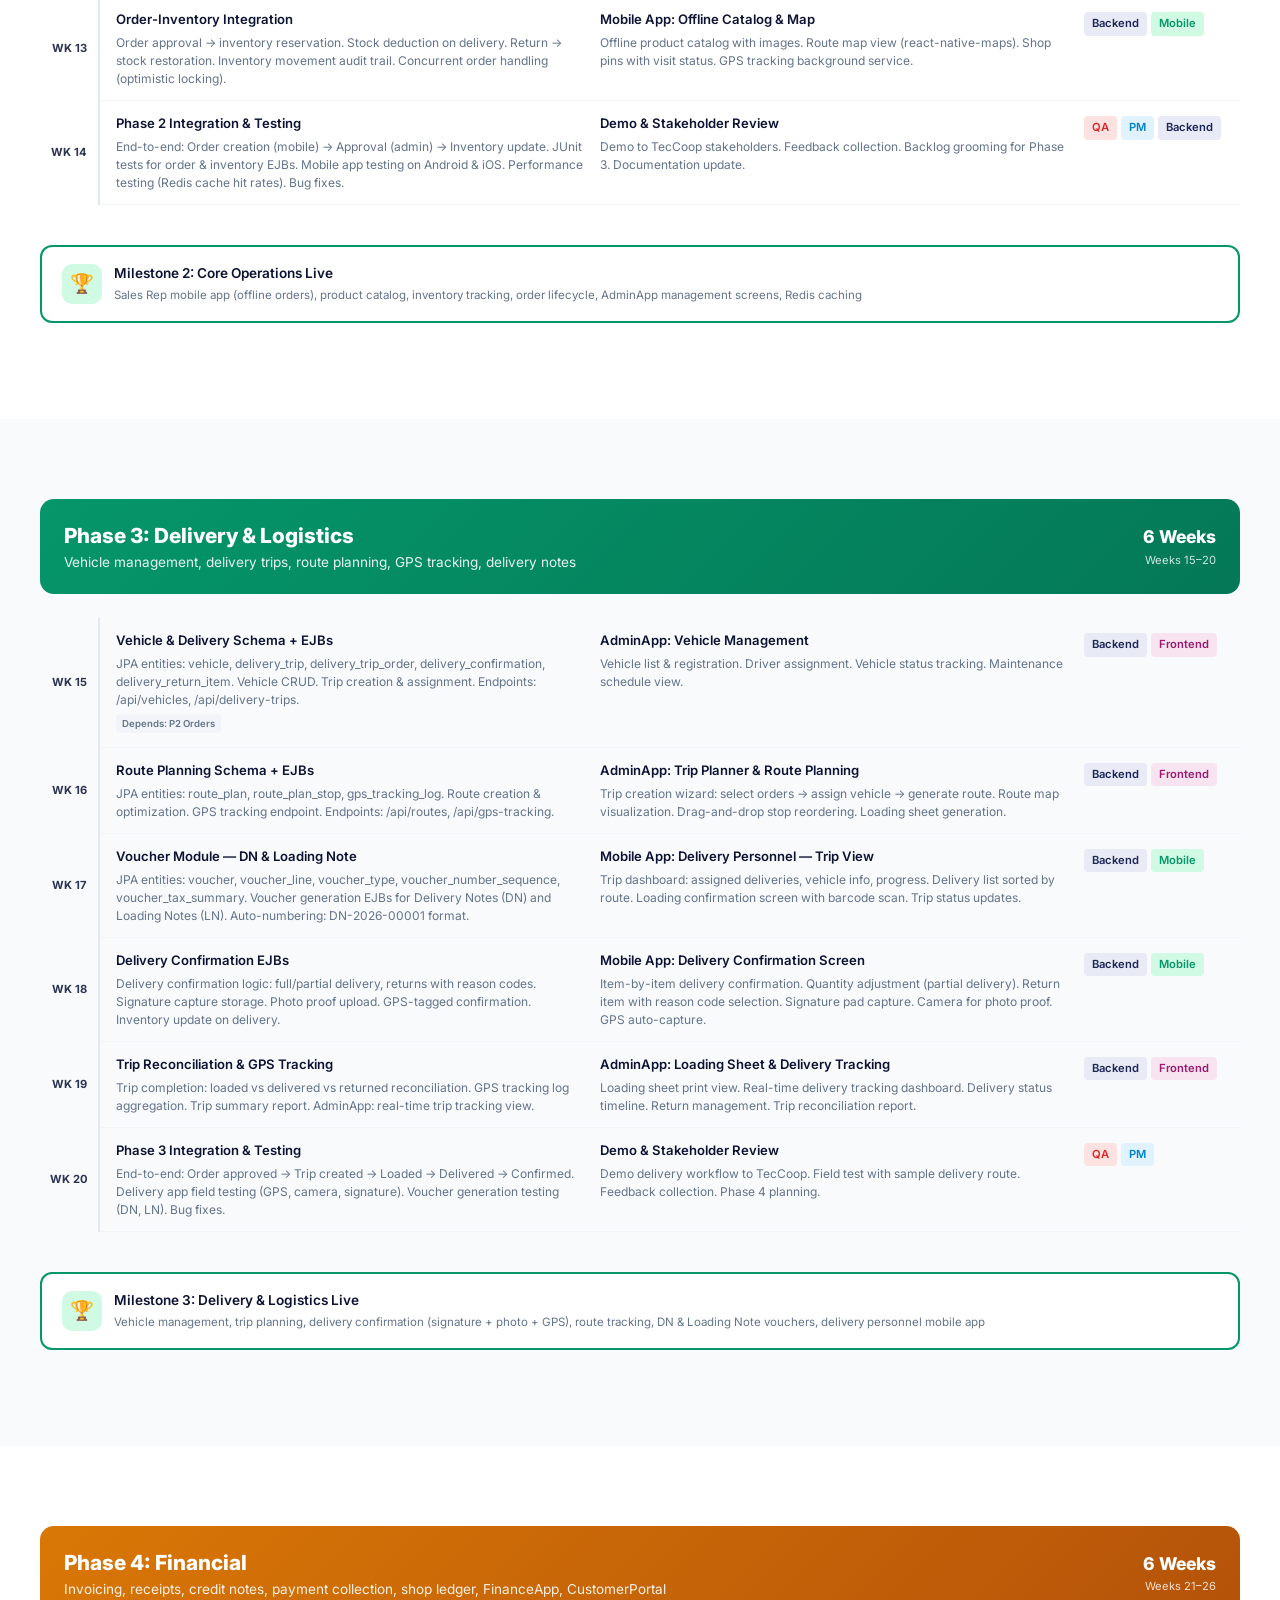
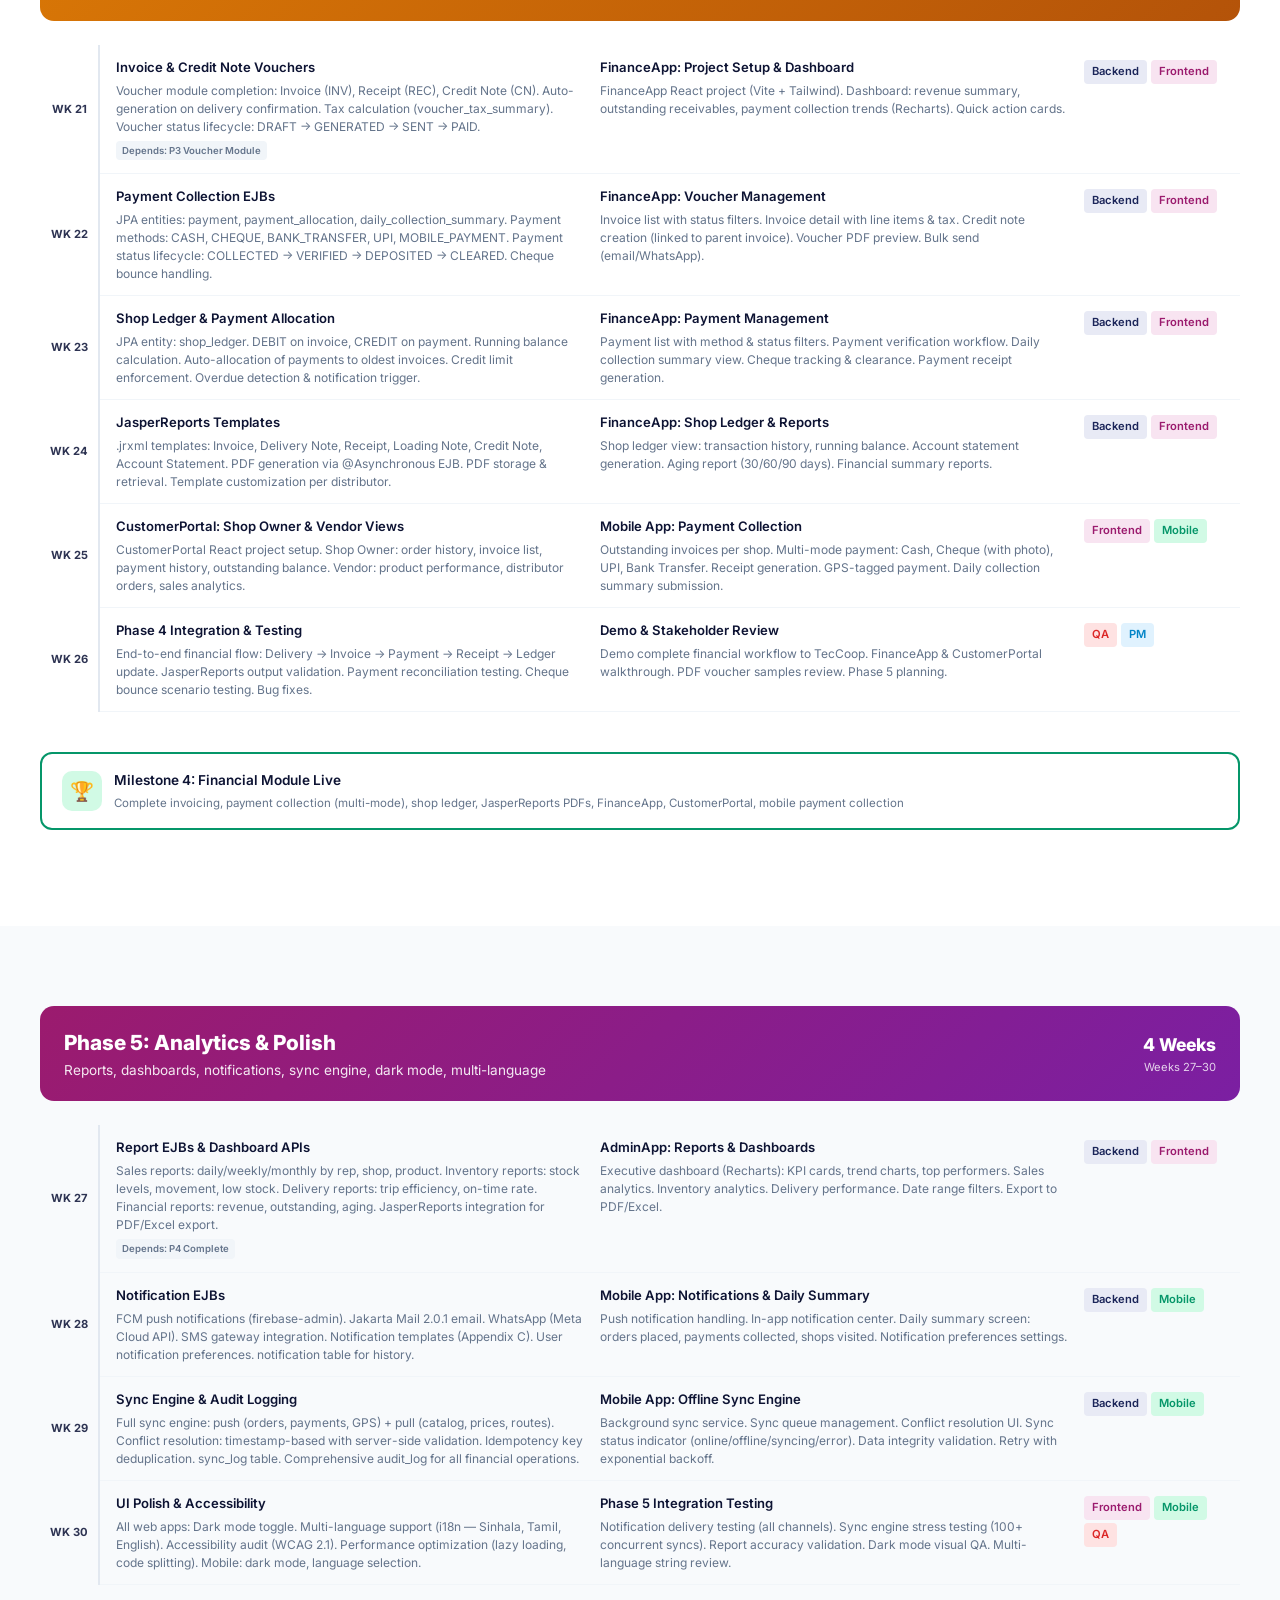
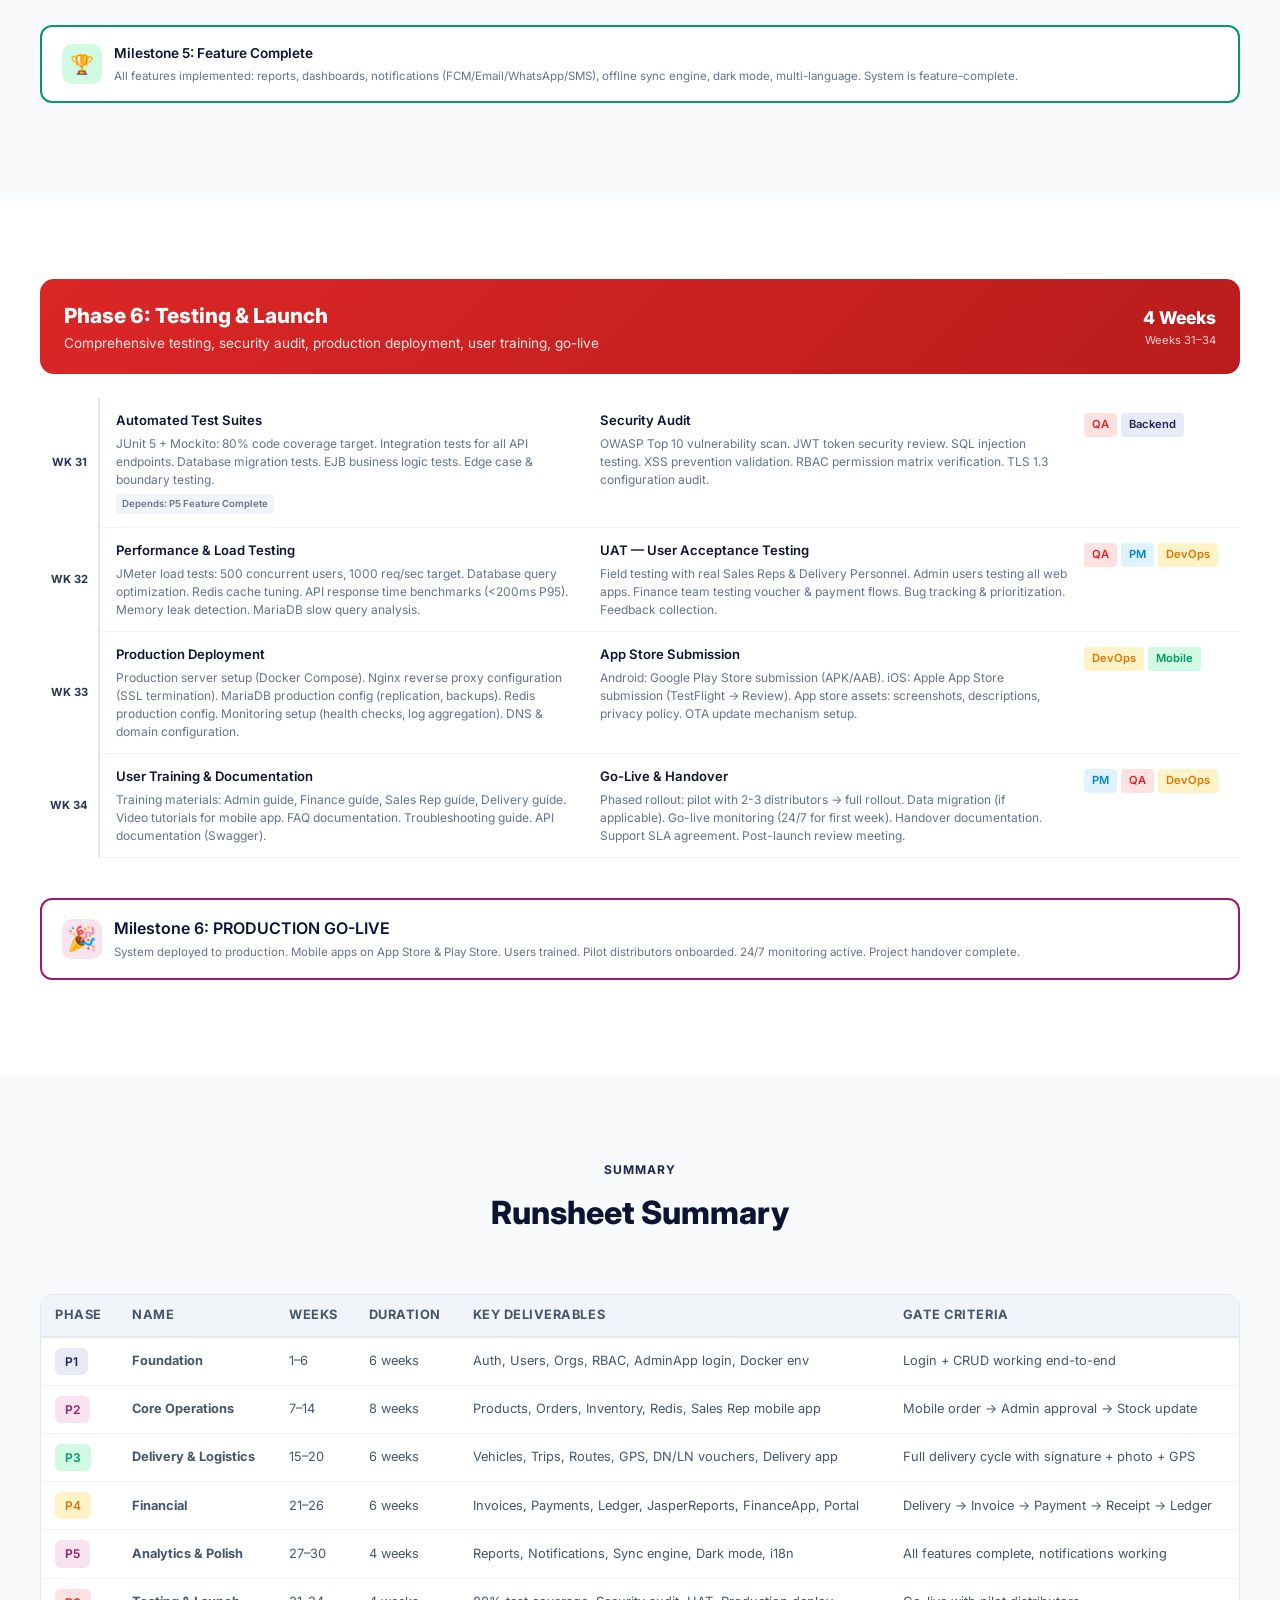
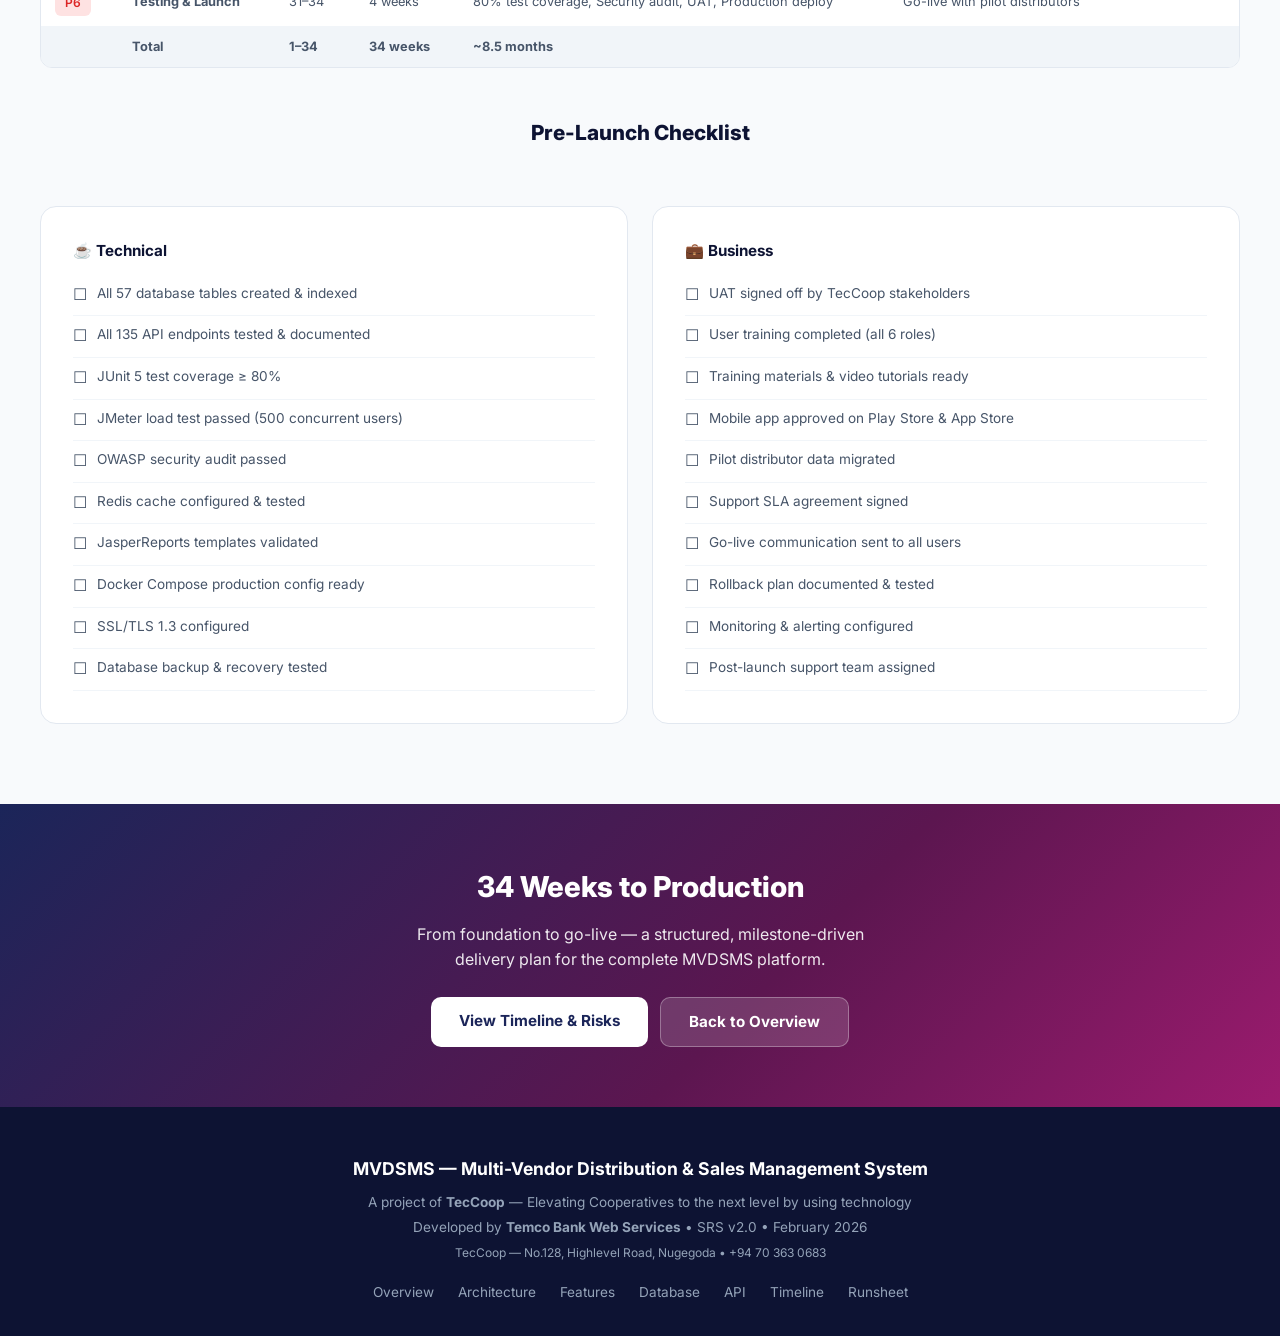
<file: docs/runsheet.html>
<!DOCTYPE html>
<html lang="en">
<head>
  <meta charset="UTF-8">
  <meta name="viewport" content="width=device-width, initial-scale=1.0">
  <title>Project Runsheet — MVDSMS | TecCoop</title>
  <link rel="preconnect" href="https://fonts.googleapis.com">
  <link href="https://fonts.googleapis.com/css2?family=Inter:wght@400;500;600;700;800&family=JetBrains+Mono:wght@400;500;600&display=swap" rel="stylesheet">
  <link rel="stylesheet" href="styles.css">
  <style>
    /* Runsheet-specific styles */
    .gantt-bar {
      display: flex;
      gap: 2px;
      margin-bottom: 48px;
      border-radius: 12px;
      overflow: hidden;
      height: 48px;
    }
    .gantt-segment {
      display: flex;
      align-items: center;
      justify-content: center;
      color: white;
      font-size: 0.7rem;
      font-weight: 700;
      flex-direction: column;
      line-height: 1.3;
      cursor: pointer;
      transition: filter 0.2s;
    }
    .gantt-segment:hover { filter: brightness(1.15); }
    .gantt-segment span { font-size: 0.55rem; font-weight: 500; opacity: 0.85; }

    .week-grid {
      display: grid;
      grid-template-columns: 60px 1fr;
      gap: 0;
      margin-bottom: 40px;
    }
    .week-label {
      padding: 12px 8px;
      font-size: 0.7rem;
      font-weight: 700;
      color: var(--gray-500);
      text-align: center;
      border-right: 2px solid var(--gray-200);
      display: flex;
      align-items: center;
      justify-content: center;
    }
    .week-row {
      padding: 12px 16px;
      border-bottom: 1px solid var(--gray-100);
      display: grid;
      grid-template-columns: 1fr 1fr 140px;
      gap: 16px;
      align-items: start;
    }
    .week-row:hover { background: var(--gray-50); }
    .week-task-title {
      font-size: 0.82rem;
      font-weight: 600;
      color: var(--dark);
      margin-bottom: 4px;
    }
    .week-task-detail {
      font-size: 0.75rem;
      color: var(--gray-600);
      line-height: 1.5;
    }
    .week-owner {
      font-size: 0.7rem;
      font-weight: 600;
      padding: 3px 8px;
      border-radius: 4px;
      display: inline-block;
      white-space: nowrap;
    }
    .owner-backend { background: var(--primary-light); color: var(--primary); }
    .owner-frontend { background: var(--accent-light); color: var(--accent); }
    .owner-mobile { background: var(--green-light); color: var(--green); }
    .owner-devops { background: var(--orange-light); color: var(--orange); }
    .owner-qa { background: var(--red-light); color: var(--red); }
    .owner-pm { background: #e0f2fe; color: #0284c7; }

    .phase-header {
      display: flex;
      align-items: center;
      gap: 16px;
      padding: 20px 24px;
      border-radius: 14px;
      margin-bottom: 24px;
      color: white;
    }
    .phase-header h3 {
      font-size: 1.3rem;
      font-weight: 800;
    }
    .phase-header p {
      font-size: 0.85rem;
      opacity: 0.9;
    }
    .phase-header-meta {
      margin-left: auto;
      text-align: right;
    }
    .phase-header-meta .dur {
      font-size: 1.1rem;
      font-weight: 800;
    }
    .phase-header-meta .dates {
      font-size: 0.7rem;
      opacity: 0.8;
    }

    .milestone-card {
      display: flex;
      align-items: center;
      gap: 12px;
      padding: 16px 20px;
      background: var(--white);
      border: 2px solid var(--green);
      border-radius: 12px;
      margin-bottom: 16px;
    }
    .milestone-icon {
      width: 40px;
      height: 40px;
      background: var(--green-light);
      border-radius: 10px;
      display: flex;
      align-items: center;
      justify-content: center;
      font-size: 1.2rem;
      flex-shrink: 0;
    }
    .milestone-text {
      font-size: 0.85rem;
      font-weight: 600;
      color: var(--dark);
    }
    .milestone-sub {
      font-size: 0.72rem;
      color: var(--gray-600);
      margin-top: 2px;
    }

    .dep-tag {
      display: inline-block;
      padding: 2px 6px;
      background: var(--gray-100);
      border-radius: 4px;
      font-size: 0.6rem;
      font-weight: 600;
      color: var(--gray-600);
      margin-right: 4px;
      margin-top: 4px;
    }

    .resource-grid {
      display: grid;
      grid-template-columns: repeat(auto-fit, minmax(200px, 1fr));
      gap: 16px;
      margin-bottom: 40px;
    }
    .resource-card {
      padding: 20px;
      background: var(--white);
      border: 1px solid var(--gray-200);
      border-radius: 12px;
      text-align: center;
    }
    .resource-card h4 {
      font-size: 0.85rem;
      font-weight: 700;
      color: var(--dark);
      margin-bottom: 4px;
    }
    .resource-count {
      font-size: 1.8rem;
      font-weight: 800;
      margin-bottom: 4px;
    }
    .resource-card p {
      font-size: 0.72rem;
      color: var(--gray-600);
    }

    .checklist {
      list-style: none;
      padding: 0;
    }
    .checklist li {
      padding: 8px 0;
      font-size: 0.85rem;
      color: var(--gray-700);
      display: flex;
      align-items: flex-start;
      gap: 10px;
      border-bottom: 1px solid var(--gray-100);
    }
    .checklist li::before {
      content: '☐';
      font-size: 1rem;
      flex-shrink: 0;
      margin-top: -1px;
    }

    .summary-table td, .summary-table th {
      padding: 10px 14px;
      font-size: 0.8rem;
    }

    @media (max-width: 768px) {
      .week-row { grid-template-columns: 1fr; gap: 8px; }
      .phase-header { flex-direction: column; text-align: center; }
      .phase-header-meta { margin-left: 0; text-align: center; }
      .gantt-segment { font-size: 0.55rem; }
      .gantt-segment span { display: none; }
    }
  </style>
</head>
<body>

  <!-- NAVBAR -->
  <nav class="navbar" id="navbar">
    <div class="nav-container">
      <a href="index.html" class="nav-logo">
        <div class="nav-logo-icon"><img src="logo.svg" alt="TecCoop"></div>
      </a>
      <ul class="nav-links" id="navLinks">
        <li><a href="index.html">Overview</a></li>
        <li><a href="architecture.html">Architecture</a></li>
        <li><a href="features.html">Features</a></li>
        <li><a href="database.html">Database</a></li>
        <li><a href="api.html">API</a></li>
        <li><a href="timeline.html">Timeline</a></li>
        <li><a href="runsheet.html" class="active">Runsheet</a></li>
      </ul>
      <button class="mobile-toggle" id="mobileToggle" aria-label="Toggle menu">&#9776;</button>
    </div>
  </nav>

  <!-- PAGE HERO -->
  <section class="page-hero">
    <h1>Project Runsheet</h1>
    <p>Week-by-week execution plan &mdash; 34 weeks across 6 phases with tasks, owners, deliverables &amp; milestones</p>
    <p style="font-size:0.8rem;color:#e8a0ce;margin-top:8px;">Temco Bank Web Services &rarr; TecCoop &bull; MVDSMS v2.0</p>
  </section>

  <!-- GANTT OVERVIEW -->
  <section class="section section-alt">
    <div class="container">
      <div class="section-header">
        <div class="section-label">Overview</div>
        <h2>34-Week Gantt Overview</h2>
        <p>Click a phase to jump to its detailed week-by-week breakdown</p>
      </div>

      <div class="gantt-bar">
        <a href="#phase1" class="gantt-segment" style="flex:6;background:var(--primary);">P1: Foundation<span>Wk 1–6</span></a>
        <a href="#phase2" class="gantt-segment" style="flex:8;background:var(--accent);">P2: Core Operations<span>Wk 7–14</span></a>
        <a href="#phase3" class="gantt-segment" style="flex:6;background:var(--green);">P3: Delivery & Logistics<span>Wk 15–20</span></a>
        <a href="#phase4" class="gantt-segment" style="flex:6;background:var(--orange);">P4: Financial<span>Wk 21–26</span></a>
        <a href="#phase5" class="gantt-segment" style="flex:4;background:#9b1b6e;">P5: Analytics<span>Wk 27–30</span></a>
        <a href="#phase6" class="gantt-segment" style="flex:4;background:var(--red);">P6: Launch<span>Wk 31–34</span></a>
      </div>

      <!-- Resource Allocation -->
      <div class="section-header" style="margin-top:0;">
        <h2 style="font-size:1.3rem;">Team & Resource Allocation</h2>
      </div>
      <div class="resource-grid">
        <div class="resource-card">
          <div class="resource-count" style="color:var(--primary);">2</div>
          <h4>Backend Engineers</h4>
          <p>Java 17 / Jakarta EE / WildFly</p>
        </div>
        <div class="resource-card">
          <div class="resource-count" style="color:var(--accent);">2</div>
          <h4>Frontend Engineers</h4>
          <p>React 18 / Vite / Tailwind</p>
        </div>
        <div class="resource-card">
          <div class="resource-count" style="color:var(--green);">1</div>
          <h4>Mobile Developer</h4>
          <p>React Native / SQLite</p>
        </div>
        <div class="resource-card">
          <div class="resource-count" style="color:var(--orange);">1</div>
          <h4>DevOps / DBA</h4>
          <p>Docker / Nginx / MariaDB</p>
        </div>
        <div class="resource-card">
          <div class="resource-count" style="color:var(--red);">1</div>
          <h4>QA Engineer</h4>
          <p>JUnit / Selenium / JMeter</p>
        </div>
        <div class="resource-card">
          <div class="resource-count" style="color:#0284c7;">1</div>
          <h4>Project Manager</h4>
          <p>Scrum / Stakeholder Mgmt</p>
        </div>
      </div>

      <!-- Legend -->
      <div style="display:flex;flex-wrap:wrap;gap:12px;margin-bottom:16px;">
        <span class="week-owner owner-backend">Backend</span>
        <span class="week-owner owner-frontend">Frontend</span>
        <span class="week-owner owner-mobile">Mobile</span>
        <span class="week-owner owner-devops">DevOps</span>
        <span class="week-owner owner-qa">QA</span>
        <span class="week-owner owner-pm">PM</span>
      </div>
    </div>
  </section>

  <!-- ==================== PHASE 1 ==================== -->
  <section class="section" id="phase1">
    <div class="container">
      <div class="phase-header" style="background:linear-gradient(135deg, var(--primary), #2d3a8c);">
        <div>
          <h3>Phase 1: Foundation</h3>
          <p>Project setup, authentication, user management, database schema</p>
        </div>
        <div class="phase-header-meta">
          <div class="dur">6 Weeks</div>
          <div class="dates">Weeks 1–6</div>
        </div>
      </div>

      <div class="week-grid">
        <!-- Week 1 -->
        <div class="week-label">WK 1</div>
        <div class="week-row">
          <div>
            <div class="week-task-title">Project Kickoff & Environment Setup</div>
            <div class="week-task-detail">
              Git repo setup (monorepo structure). Docker Compose config: WildFly 31 + MariaDB 10.6 + Redis 5.0.2. Maven parent POM with Jakarta EE 10 BOM. CI/CD pipeline (GitHub Actions). Development environment documentation.
            </div>
          </div>
          <div>
            <div class="week-task-title">React Project Scaffolding</div>
            <div class="week-task-detail">
              AdminApp: Vite + React 18.2 + Tailwind CSS + Zustand. Project structure, routing (React Router 6), layout components. Design system: colors, typography, component library setup.
            </div>
          </div>
          <div>
            <span class="week-owner owner-devops">DevOps</span>
            <span class="week-owner owner-backend">Backend</span>
            <span class="week-owner owner-frontend">Frontend</span>
            <span class="week-owner owner-pm">PM</span>
          </div>
        </div>

        <!-- Week 2 -->
        <div class="week-label">WK 2</div>
        <div class="week-row">
          <div>
            <div class="week-task-title">Database Schema — Groups A, B, J</div>
            <div class="week-task-detail">
              MariaDB schema: general_user_profile, general_role, user_role, role_permission, general_organization_profile, org_address, org_contact, tax_rate, system_configuration, audit_log. JPA @Entity classes with Hibernate mappings.
            </div>
            <span class="dep-tag">Depends: WK1 Docker</span>
          </div>
          <div>
            <div class="week-task-title">AdminApp: Auth UI</div>
            <div class="week-task-detail">
              Login page, forgot password flow, OTP verification screen. Zustand auth store. Axios interceptors for JWT. Protected route wrapper.
            </div>
          </div>
          <div>
            <span class="week-owner owner-backend">Backend</span>
            <span class="week-owner owner-devops">DevOps</span>
            <span class="week-owner owner-frontend">Frontend</span>
          </div>
        </div>

        <!-- Week 3 -->
        <div class="week-label">WK 3</div>
        <div class="week-row">
          <div>
            <div class="week-task-title">Authentication EJBs</div>
            <div class="week-task-detail">
              JWT provider (io.jsonwebtoken 0.11.5): access + refresh tokens. BCrypt password hashing. OTP generation & validation. Auth JAX-RS endpoints: /api/auth/login, /register, /refresh, /forgot-password, /verify-otp. CORS filter config.
            </div>
            <span class="dep-tag">Depends: WK2 Schema</span>
          </div>
          <div>
            <div class="week-task-title">AdminApp: Layout & Navigation</div>
            <div class="week-task-detail">
              Sidebar navigation, top bar with user menu. Breadcrumbs. Responsive layout. Toast notification system. Loading states & error boundaries.
            </div>
          </div>
          <div>
            <span class="week-owner owner-backend">Backend</span>
            <span class="week-owner owner-frontend">Frontend</span>
          </div>
        </div>

        <!-- Week 4 -->
        <div class="week-label">WK 4</div>
        <div class="week-row">
          <div>
            <div class="week-task-title">User Management EJBs & API</div>
            <div class="week-task-detail">
              User CRUD EJBs. Role & permission management. RBAC interceptor for JAX-RS. Endpoints: /api/users (CRUD), /api/roles (CRUD), /api/permissions. Pagination, search, filtering.
            </div>
            <span class="dep-tag">Depends: WK3 Auth</span>
          </div>
          <div>
            <div class="week-task-title">AdminApp: User Management Screens</div>
            <div class="week-task-detail">
              User list (data table with search, filter, pagination). Create/edit user form. Role assignment. User profile view. Password reset (admin).
            </div>
            <span class="dep-tag">Depends: WK3 Auth UI</span>
          </div>
          <div>
            <span class="week-owner owner-backend">Backend</span>
            <span class="week-owner owner-frontend">Frontend</span>
          </div>
        </div>

        <!-- Week 5 -->
        <div class="week-label">WK 5</div>
        <div class="week-row">
          <div>
            <div class="week-task-title">Organization Management EJBs & API</div>
            <div class="week-task-detail">
              Organization CRUD EJBs (Vendor, Distributor, Shop). Org hierarchy & relationships. Endpoints: /api/organizations (CRUD), /api/organizations/{id}/addresses, /api/organizations/{id}/contacts. Vendor-Distributor mapping.
            </div>
            <span class="dep-tag">Depends: WK4 Users</span>
          </div>
          <div>
            <div class="week-task-title">AdminApp: Organization Screens</div>
            <div class="week-task-detail">
              Organization list & detail views. Create/edit org with address & contact tabs. Vendor management. Distributor management. Shop registration. Org type filtering.
            </div>
          </div>
          <div>
            <span class="week-owner owner-backend">Backend</span>
            <span class="week-owner owner-frontend">Frontend</span>
          </div>
        </div>

        <!-- Week 6 -->
        <div class="week-label">WK 6</div>
        <div class="week-row">
          <div>
            <div class="week-task-title">Phase 1 Integration & Testing</div>
            <div class="week-task-detail">
              End-to-end integration testing: Auth → User → Org flows. JUnit 5 unit tests for auth & user EJBs. API documentation (Swagger/OpenAPI). Bug fixes. Code review & refactoring.
            </div>
          </div>
          <div>
            <div class="week-task-title">AdminApp: Polish & Bug Fixes</div>
            <div class="week-task-detail">
              UI polish, responsive testing. Error handling improvements. Loading states. Form validation. Cross-browser testing.
            </div>
          </div>
          <div>
            <span class="week-owner owner-backend">Backend</span>
            <span class="week-owner owner-frontend">Frontend</span>
            <span class="week-owner owner-qa">QA</span>
          </div>
        </div>
      </div>

      <!-- Phase 1 Milestone -->
      <div class="milestone-card">
        <div class="milestone-icon">&#127942;</div>
        <div>
          <div class="milestone-text">Milestone 1: Foundation Complete</div>
          <div class="milestone-sub">Working auth system, user/org CRUD, RBAC, AdminApp login + management screens, Docker environment running</div>
        </div>
      </div>
    </div>
  </section>

  <!-- ==================== PHASE 2 ==================== -->
  <section class="section section-alt" id="phase2">
    <div class="container">
      <div class="phase-header" style="background:linear-gradient(135deg, var(--accent), #c2185b);">
        <div>
          <h3>Phase 2: Core Operations</h3>
          <p>Product catalog, order management, inventory, mobile app (Sales Rep)</p>
        </div>
        <div class="phase-header-meta">
          <div class="dur">8 Weeks</div>
          <div class="dates">Weeks 7–14</div>
        </div>
      </div>

      <div class="week-grid">
        <!-- Week 7 -->
        <div class="week-label">WK 7</div>
        <div class="week-row">
          <div>
            <div class="week-task-title">Product & Catalog Schema + EJBs</div>
            <div class="week-task-detail">
              JPA entities: product, product_category, product_image, product_price, product_unit_of_measure. Product CRUD EJBs. Category hierarchy. Endpoints: /api/products, /api/categories. Image upload (file storage).
            </div>
            <span class="dep-tag">Depends: P1 Complete</span>
          </div>
          <div>
            <div class="week-task-title">Mobile App: Project Setup</div>
            <div class="week-task-detail">
              React Native project init. Navigation (React Navigation). SQLite local database setup (react-native-sqlite-storage). Offline-first architecture. Auth flow (JWT storage in SecureStore).
            </div>
          </div>
          <div>
            <span class="week-owner owner-backend">Backend</span>
            <span class="week-owner owner-mobile">Mobile</span>
          </div>
        </div>

        <!-- Week 8 -->
        <div class="week-label">WK 8</div>
        <div class="week-row">
          <div>
            <div class="week-task-title">Inventory Schema + EJBs</div>
            <div class="week-task-detail">
              JPA entities: inventory, inventory_batch, inventory_movement, goods_received_note, grn_item. Inventory tracking EJBs. Stock level calculations. Endpoints: /api/inventory, /api/grn. Low stock alerts logic.
            </div>
          </div>
          <div>
            <div class="week-task-title">AdminApp: Product Catalog Screens</div>
            <div class="week-task-detail">
              Product list with image grid/table toggle. Product create/edit form (multi-step: basic info, pricing, images, UOM). Category management tree view. Bulk import (CSV).
            </div>
          </div>
          <div>
            <span class="week-owner owner-backend">Backend</span>
            <span class="week-owner owner-frontend">Frontend</span>
          </div>
        </div>

        <!-- Week 9 -->
        <div class="week-label">WK 9</div>
        <div class="week-row">
          <div>
            <div class="week-task-title">Order Management Schema + EJBs</div>
            <div class="week-task-detail">
              JPA entities: sales_order, sales_order_item, order_status_history. Order lifecycle EJBs (DRAFT → SUBMITTED → APPROVED → PROCESSING → LOADED → IN_TRANSIT → DELIVERED → COMPLETED). Endpoints: /api/orders (CRUD + status transitions).
            </div>
          </div>
          <div>
            <div class="week-task-title">Mobile App: Sales Rep Home & Shop Visit</div>
            <div class="week-task-detail">
              Dashboard screen: today's stats, route summary. Shop list with search. GPS check-in/check-out. Shop detail view with order history & outstanding balance.
            </div>
          </div>
          <div>
            <span class="week-owner owner-backend">Backend</span>
            <span class="week-owner owner-mobile">Mobile</span>
          </div>
        </div>

        <!-- Week 10 -->
        <div class="week-label">WK 10</div>
        <div class="week-row">
          <div>
            <div class="week-task-title">Redis Cache Integration</div>
            <div class="week-task-detail">
              Jedis client setup. Cache product catalog, pricing, stock levels. Cache invalidation strategy. Session caching. API response caching for hot endpoints.
            </div>
          </div>
          <div>
            <div class="week-task-title">Mobile App: Order Creation</div>
            <div class="week-task-detail">
              Product browse & search (offline catalog). Category filtering. Add to cart with quantity & discount. Order review screen. Submit order (offline queue with idempotency key).
            </div>
          </div>
          <div>
            <span class="week-owner owner-backend">Backend</span>
            <span class="week-owner owner-mobile">Mobile</span>
          </div>
        </div>

        <!-- Week 11 -->
        <div class="week-label">WK 11</div>
        <div class="week-row">
          <div>
            <div class="week-task-title">Distributor-Shop Mapping & Pricing</div>
            <div class="week-task-detail">
              distributor_shop entity & EJBs. Shop-specific pricing tiers. Credit limit management. Payment terms configuration. Endpoints: /api/distributor-shops.
            </div>
          </div>
          <div>
            <div class="week-task-title">AdminApp: Order Management Screens</div>
            <div class="week-task-detail">
              Order list with status filters & search. Order detail view with timeline. Approve/reject workflow. Order status tracking. Bulk order operations.
            </div>
          </div>
          <div>
            <span class="week-owner owner-backend">Backend</span>
            <span class="week-owner owner-frontend">Frontend</span>
          </div>
        </div>

        <!-- Week 12 -->
        <div class="week-label">WK 12</div>
        <div class="week-row">
          <div>
            <div class="week-task-title">AdminApp: Inventory Screens</div>
            <div class="week-task-detail">
              Inventory dashboard (stock levels by warehouse). GRN creation & management. Stock movement history. Low stock alerts list. Batch tracking view.
            </div>
          </div>
          <div>
            <div class="week-task-title">Mobile App: Order History & Sync</div>
            <div class="week-task-detail">
              Order history list with status badges. Order detail view. Basic sync engine: push pending orders, pull catalog updates. Sync status indicator. Conflict detection.
            </div>
          </div>
          <div>
            <span class="week-owner owner-frontend">Frontend</span>
            <span class="week-owner owner-mobile">Mobile</span>
          </div>
        </div>

        <!-- Week 13 -->
        <div class="week-label">WK 13</div>
        <div class="week-row">
          <div>
            <div class="week-task-title">Order-Inventory Integration</div>
            <div class="week-task-detail">
              Order approval → inventory reservation. Stock deduction on delivery. Return → stock restoration. Inventory movement audit trail. Concurrent order handling (optimistic locking).
            </div>
          </div>
          <div>
            <div class="week-task-title">Mobile App: Offline Catalog & Map</div>
            <div class="week-task-detail">
              Offline product catalog with images. Route map view (react-native-maps). Shop pins with visit status. GPS tracking background service.
            </div>
          </div>
          <div>
            <span class="week-owner owner-backend">Backend</span>
            <span class="week-owner owner-mobile">Mobile</span>
          </div>
        </div>

        <!-- Week 14 -->
        <div class="week-label">WK 14</div>
        <div class="week-row">
          <div>
            <div class="week-task-title">Phase 2 Integration & Testing</div>
            <div class="week-task-detail">
              End-to-end: Order creation (mobile) → Approval (admin) → Inventory update. JUnit tests for order & inventory EJBs. Mobile app testing on Android & iOS. Performance testing (Redis cache hit rates). Bug fixes.
            </div>
          </div>
          <div>
            <div class="week-task-title">Demo & Stakeholder Review</div>
            <div class="week-task-detail">
              Demo to TecCoop stakeholders. Feedback collection. Backlog grooming for Phase 3. Documentation update.
            </div>
          </div>
          <div>
            <span class="week-owner owner-qa">QA</span>
            <span class="week-owner owner-pm">PM</span>
            <span class="week-owner owner-backend">Backend</span>
          </div>
        </div>
      </div>

      <div class="milestone-card">
        <div class="milestone-icon">&#127942;</div>
        <div>
          <div class="milestone-text">Milestone 2: Core Operations Live</div>
          <div class="milestone-sub">Sales Rep mobile app (offline orders), product catalog, inventory tracking, order lifecycle, AdminApp management screens, Redis caching</div>
        </div>
      </div>
    </div>
  </section>

  <!-- ==================== PHASE 3 ==================== -->
  <section class="section" id="phase3">
    <div class="container">
      <div class="phase-header" style="background:linear-gradient(135deg, var(--green), #047857);">
        <div>
          <h3>Phase 3: Delivery & Logistics</h3>
          <p>Vehicle management, delivery trips, route planning, GPS tracking, delivery notes</p>
        </div>
        <div class="phase-header-meta">
          <div class="dur">6 Weeks</div>
          <div class="dates">Weeks 15–20</div>
        </div>
      </div>

      <div class="week-grid">
        <div class="week-label">WK 15</div>
        <div class="week-row">
          <div>
            <div class="week-task-title">Vehicle & Delivery Schema + EJBs</div>
            <div class="week-task-detail">
              JPA entities: vehicle, delivery_trip, delivery_trip_order, delivery_confirmation, delivery_return_item. Vehicle CRUD. Trip creation & assignment. Endpoints: /api/vehicles, /api/delivery-trips.
            </div>
            <span class="dep-tag">Depends: P2 Orders</span>
          </div>
          <div>
            <div class="week-task-title">AdminApp: Vehicle Management</div>
            <div class="week-task-detail">
              Vehicle list & registration. Driver assignment. Vehicle status tracking. Maintenance schedule view.
            </div>
          </div>
          <div>
            <span class="week-owner owner-backend">Backend</span>
            <span class="week-owner owner-frontend">Frontend</span>
          </div>
        </div>

        <div class="week-label">WK 16</div>
        <div class="week-row">
          <div>
            <div class="week-task-title">Route Planning Schema + EJBs</div>
            <div class="week-task-detail">
              JPA entities: route_plan, route_plan_stop, gps_tracking_log. Route creation & optimization. GPS tracking endpoint. Endpoints: /api/routes, /api/gps-tracking.
            </div>
          </div>
          <div>
            <div class="week-task-title">AdminApp: Trip Planner & Route Planning</div>
            <div class="week-task-detail">
              Trip creation wizard: select orders → assign vehicle → generate route. Route map visualization. Drag-and-drop stop reordering. Loading sheet generation.
            </div>
          </div>
          <div>
            <span class="week-owner owner-backend">Backend</span>
            <span class="week-owner owner-frontend">Frontend</span>
          </div>
        </div>

        <div class="week-label">WK 17</div>
        <div class="week-row">
          <div>
            <div class="week-task-title">Voucher Module — DN & Loading Note</div>
            <div class="week-task-detail">
              JPA entities: voucher, voucher_line, voucher_type, voucher_number_sequence, voucher_tax_summary. Voucher generation EJBs for Delivery Notes (DN) and Loading Notes (LN). Auto-numbering: DN-2026-00001 format.
            </div>
          </div>
          <div>
            <div class="week-task-title">Mobile App: Delivery Personnel — Trip View</div>
            <div class="week-task-detail">
              Trip dashboard: assigned deliveries, vehicle info, progress. Delivery list sorted by route. Loading confirmation screen with barcode scan. Trip status updates.
            </div>
          </div>
          <div>
            <span class="week-owner owner-backend">Backend</span>
            <span class="week-owner owner-mobile">Mobile</span>
          </div>
        </div>

        <div class="week-label">WK 18</div>
        <div class="week-row">
          <div>
            <div class="week-task-title">Delivery Confirmation EJBs</div>
            <div class="week-task-detail">
              Delivery confirmation logic: full/partial delivery, returns with reason codes. Signature capture storage. Photo proof upload. GPS-tagged confirmation. Inventory update on delivery.
            </div>
          </div>
          <div>
            <div class="week-task-title">Mobile App: Delivery Confirmation Screen</div>
            <div class="week-task-detail">
              Item-by-item delivery confirmation. Quantity adjustment (partial delivery). Return item with reason code selection. Signature pad capture. Camera for photo proof. GPS auto-capture.
            </div>
          </div>
          <div>
            <span class="week-owner owner-backend">Backend</span>
            <span class="week-owner owner-mobile">Mobile</span>
          </div>
        </div>

        <div class="week-label">WK 19</div>
        <div class="week-row">
          <div>
            <div class="week-task-title">Trip Reconciliation & GPS Tracking</div>
            <div class="week-task-detail">
              Trip completion: loaded vs delivered vs returned reconciliation. GPS tracking log aggregation. Trip summary report. AdminApp: real-time trip tracking view.
            </div>
          </div>
          <div>
            <div class="week-task-title">AdminApp: Loading Sheet & Delivery Tracking</div>
            <div class="week-task-detail">
              Loading sheet print view. Real-time delivery tracking dashboard. Delivery status timeline. Return management. Trip reconciliation report.
            </div>
          </div>
          <div>
            <span class="week-owner owner-backend">Backend</span>
            <span class="week-owner owner-frontend">Frontend</span>
          </div>
        </div>

        <div class="week-label">WK 20</div>
        <div class="week-row">
          <div>
            <div class="week-task-title">Phase 3 Integration & Testing</div>
            <div class="week-task-detail">
              End-to-end: Order approved → Trip created → Loaded → Delivered → Confirmed. Delivery app field testing (GPS, camera, signature). Voucher generation testing (DN, LN). Bug fixes.
            </div>
          </div>
          <div>
            <div class="week-task-title">Demo & Stakeholder Review</div>
            <div class="week-task-detail">
              Demo delivery workflow to TecCoop. Field test with sample delivery route. Feedback collection. Phase 4 planning.
            </div>
          </div>
          <div>
            <span class="week-owner owner-qa">QA</span>
            <span class="week-owner owner-pm">PM</span>
          </div>
        </div>
      </div>

      <div class="milestone-card">
        <div class="milestone-icon">&#127942;</div>
        <div>
          <div class="milestone-text">Milestone 3: Delivery & Logistics Live</div>
          <div class="milestone-sub">Vehicle management, trip planning, delivery confirmation (signature + photo + GPS), route tracking, DN & Loading Note vouchers, delivery personnel mobile app</div>
        </div>
      </div>
    </div>
  </section>

  <!-- ==================== PHASE 4 ==================== -->
  <section class="section section-alt" id="phase4">
    <div class="container">
      <div class="phase-header" style="background:linear-gradient(135deg, var(--orange), #b45309);">
        <div>
          <h3>Phase 4: Financial</h3>
          <p>Invoicing, receipts, credit notes, payment collection, shop ledger, FinanceApp, CustomerPortal</p>
        </div>
        <div class="phase-header-meta">
          <div class="dur">6 Weeks</div>
          <div class="dates">Weeks 21–26</div>
        </div>
      </div>

      <div class="week-grid">
        <div class="week-label">WK 21</div>
        <div class="week-row">
          <div>
            <div class="week-task-title">Invoice & Credit Note Vouchers</div>
            <div class="week-task-detail">
              Voucher module completion: Invoice (INV), Receipt (REC), Credit Note (CN). Auto-generation on delivery confirmation. Tax calculation (voucher_tax_summary). Voucher status lifecycle: DRAFT → GENERATED → SENT → PAID.
            </div>
            <span class="dep-tag">Depends: P3 Voucher Module</span>
          </div>
          <div>
            <div class="week-task-title">FinanceApp: Project Setup & Dashboard</div>
            <div class="week-task-detail">
              FinanceApp React project (Vite + Tailwind). Dashboard: revenue summary, outstanding receivables, payment collection trends (Recharts). Quick action cards.
            </div>
          </div>
          <div>
            <span class="week-owner owner-backend">Backend</span>
            <span class="week-owner owner-frontend">Frontend</span>
          </div>
        </div>

        <div class="week-label">WK 22</div>
        <div class="week-row">
          <div>
            <div class="week-task-title">Payment Collection EJBs</div>
            <div class="week-task-detail">
              JPA entities: payment, payment_allocation, daily_collection_summary. Payment methods: CASH, CHEQUE, BANK_TRANSFER, UPI, MOBILE_PAYMENT. Payment status lifecycle: COLLECTED → VERIFIED → DEPOSITED → CLEARED. Cheque bounce handling.
            </div>
          </div>
          <div>
            <div class="week-task-title">FinanceApp: Voucher Management</div>
            <div class="week-task-detail">
              Invoice list with status filters. Invoice detail with line items & tax. Credit note creation (linked to parent invoice). Voucher PDF preview. Bulk send (email/WhatsApp).
            </div>
          </div>
          <div>
            <span class="week-owner owner-backend">Backend</span>
            <span class="week-owner owner-frontend">Frontend</span>
          </div>
        </div>

        <div class="week-label">WK 23</div>
        <div class="week-row">
          <div>
            <div class="week-task-title">Shop Ledger & Payment Allocation</div>
            <div class="week-task-detail">
              JPA entity: shop_ledger. DEBIT on invoice, CREDIT on payment. Running balance calculation. Auto-allocation of payments to oldest invoices. Credit limit enforcement. Overdue detection & notification trigger.
            </div>
          </div>
          <div>
            <div class="week-task-title">FinanceApp: Payment Management</div>
            <div class="week-task-detail">
              Payment list with method & status filters. Payment verification workflow. Daily collection summary view. Cheque tracking & clearance. Payment receipt generation.
            </div>
          </div>
          <div>
            <span class="week-owner owner-backend">Backend</span>
            <span class="week-owner owner-frontend">Frontend</span>
          </div>
        </div>

        <div class="week-label">WK 24</div>
        <div class="week-row">
          <div>
            <div class="week-task-title">JasperReports Templates</div>
            <div class="week-task-detail">
              .jrxml templates: Invoice, Delivery Note, Receipt, Loading Note, Credit Note, Account Statement. PDF generation via @Asynchronous EJB. PDF storage & retrieval. Template customization per distributor.
            </div>
          </div>
          <div>
            <div class="week-task-title">FinanceApp: Shop Ledger & Reports</div>
            <div class="week-task-detail">
              Shop ledger view: transaction history, running balance. Account statement generation. Aging report (30/60/90 days). Financial summary reports.
            </div>
          </div>
          <div>
            <span class="week-owner owner-backend">Backend</span>
            <span class="week-owner owner-frontend">Frontend</span>
          </div>
        </div>

        <div class="week-label">WK 25</div>
        <div class="week-row">
          <div>
            <div class="week-task-title">CustomerPortal: Shop Owner & Vendor Views</div>
            <div class="week-task-detail">
              CustomerPortal React project setup. Shop Owner: order history, invoice list, payment history, outstanding balance. Vendor: product performance, distributor orders, sales analytics.
            </div>
          </div>
          <div>
            <div class="week-task-title">Mobile App: Payment Collection</div>
            <div class="week-task-detail">
              Outstanding invoices per shop. Multi-mode payment: Cash, Cheque (with photo), UPI, Bank Transfer. Receipt generation. GPS-tagged payment. Daily collection summary submission.
            </div>
          </div>
          <div>
            <span class="week-owner owner-frontend">Frontend</span>
            <span class="week-owner owner-mobile">Mobile</span>
          </div>
        </div>

        <div class="week-label">WK 26</div>
        <div class="week-row">
          <div>
            <div class="week-task-title">Phase 4 Integration & Testing</div>
            <div class="week-task-detail">
              End-to-end financial flow: Delivery → Invoice → Payment → Receipt → Ledger update. JasperReports output validation. Payment reconciliation testing. Cheque bounce scenario testing. Bug fixes.
            </div>
          </div>
          <div>
            <div class="week-task-title">Demo & Stakeholder Review</div>
            <div class="week-task-detail">
              Demo complete financial workflow to TecCoop. FinanceApp & CustomerPortal walkthrough. PDF voucher samples review. Phase 5 planning.
            </div>
          </div>
          <div>
            <span class="week-owner owner-qa">QA</span>
            <span class="week-owner owner-pm">PM</span>
          </div>
        </div>
      </div>

      <div class="milestone-card">
        <div class="milestone-icon">&#127942;</div>
        <div>
          <div class="milestone-text">Milestone 4: Financial Module Live</div>
          <div class="milestone-sub">Complete invoicing, payment collection (multi-mode), shop ledger, JasperReports PDFs, FinanceApp, CustomerPortal, mobile payment collection</div>
        </div>
      </div>
    </div>
  </section>

  <!-- ==================== PHASE 5 ==================== -->
  <section class="section" id="phase5">
    <div class="container">
      <div class="phase-header" style="background:linear-gradient(135deg, #9b1b6e, #7b1fa2);">
        <div>
          <h3>Phase 5: Analytics & Polish</h3>
          <p>Reports, dashboards, notifications, sync engine, dark mode, multi-language</p>
        </div>
        <div class="phase-header-meta">
          <div class="dur">4 Weeks</div>
          <div class="dates">Weeks 27–30</div>
        </div>
      </div>

      <div class="week-grid">
        <div class="week-label">WK 27</div>
        <div class="week-row">
          <div>
            <div class="week-task-title">Report EJBs & Dashboard APIs</div>
            <div class="week-task-detail">
              Sales reports: daily/weekly/monthly by rep, shop, product. Inventory reports: stock levels, movement, low stock. Delivery reports: trip efficiency, on-time rate. Financial reports: revenue, outstanding, aging. JasperReports integration for PDF/Excel export.
            </div>
            <span class="dep-tag">Depends: P4 Complete</span>
          </div>
          <div>
            <div class="week-task-title">AdminApp: Reports & Dashboards</div>
            <div class="week-task-detail">
              Executive dashboard (Recharts): KPI cards, trend charts, top performers. Sales analytics. Inventory analytics. Delivery performance. Date range filters. Export to PDF/Excel.
            </div>
          </div>
          <div>
            <span class="week-owner owner-backend">Backend</span>
            <span class="week-owner owner-frontend">Frontend</span>
          </div>
        </div>

        <div class="week-label">WK 28</div>
        <div class="week-row">
          <div>
            <div class="week-task-title">Notification EJBs</div>
            <div class="week-task-detail">
              FCM push notifications (firebase-admin). Jakarta Mail 2.0.1 email. WhatsApp (Meta Cloud API). SMS gateway integration. Notification templates (Appendix C). User notification preferences. notification table for history.
            </div>
          </div>
          <div>
            <div class="week-task-title">Mobile App: Notifications & Daily Summary</div>
            <div class="week-task-detail">
              Push notification handling. In-app notification center. Daily summary screen: orders placed, payments collected, shops visited. Notification preferences settings.
            </div>
          </div>
          <div>
            <span class="week-owner owner-backend">Backend</span>
            <span class="week-owner owner-mobile">Mobile</span>
          </div>
        </div>

        <div class="week-label">WK 29</div>
        <div class="week-row">
          <div>
            <div class="week-task-title">Sync Engine & Audit Logging</div>
            <div class="week-task-detail">
              Full sync engine: push (orders, payments, GPS) + pull (catalog, prices, routes). Conflict resolution: timestamp-based with server-side validation. Idempotency key deduplication. sync_log table. Comprehensive audit_log for all financial operations.
            </div>
          </div>
          <div>
            <div class="week-task-title">Mobile App: Offline Sync Engine</div>
            <div class="week-task-detail">
              Background sync service. Sync queue management. Conflict resolution UI. Sync status indicator (online/offline/syncing/error). Data integrity validation. Retry with exponential backoff.
            </div>
          </div>
          <div>
            <span class="week-owner owner-backend">Backend</span>
            <span class="week-owner owner-mobile">Mobile</span>
          </div>
        </div>

        <div class="week-label">WK 30</div>
        <div class="week-row">
          <div>
            <div class="week-task-title">UI Polish & Accessibility</div>
            <div class="week-task-detail">
              All web apps: Dark mode toggle. Multi-language support (i18n — Sinhala, Tamil, English). Accessibility audit (WCAG 2.1). Performance optimization (lazy loading, code splitting). Mobile: dark mode, language selection.
            </div>
          </div>
          <div>
            <div class="week-task-title">Phase 5 Integration Testing</div>
            <div class="week-task-detail">
              Notification delivery testing (all channels). Sync engine stress testing (100+ concurrent syncs). Report accuracy validation. Dark mode visual QA. Multi-language string review.
            </div>
          </div>
          <div>
            <span class="week-owner owner-frontend">Frontend</span>
            <span class="week-owner owner-mobile">Mobile</span>
            <span class="week-owner owner-qa">QA</span>
          </div>
        </div>
      </div>

      <div class="milestone-card">
        <div class="milestone-icon">&#127942;</div>
        <div>
          <div class="milestone-text">Milestone 5: Feature Complete</div>
          <div class="milestone-sub">All features implemented: reports, dashboards, notifications (FCM/Email/WhatsApp/SMS), offline sync engine, dark mode, multi-language. System is feature-complete.</div>
        </div>
      </div>
    </div>
  </section>

  <!-- ==================== PHASE 6 ==================== -->
  <section class="section section-alt" id="phase6">
    <div class="container">
      <div class="phase-header" style="background:linear-gradient(135deg, var(--red), #b91c1c);">
        <div>
          <h3>Phase 6: Testing & Launch</h3>
          <p>Comprehensive testing, security audit, production deployment, user training, go-live</p>
        </div>
        <div class="phase-header-meta">
          <div class="dur">4 Weeks</div>
          <div class="dates">Weeks 31–34</div>
        </div>
      </div>

      <div class="week-grid">
        <div class="week-label">WK 31</div>
        <div class="week-row">
          <div>
            <div class="week-task-title">Automated Test Suites</div>
            <div class="week-task-detail">
              JUnit 5 + Mockito: 80% code coverage target. Integration tests for all API endpoints. Database migration tests. EJB business logic tests. Edge case & boundary testing.
            </div>
            <span class="dep-tag">Depends: P5 Feature Complete</span>
          </div>
          <div>
            <div class="week-task-title">Security Audit</div>
            <div class="week-task-detail">
              OWASP Top 10 vulnerability scan. JWT token security review. SQL injection testing. XSS prevention validation. RBAC permission matrix verification. TLS 1.3 configuration audit.
            </div>
          </div>
          <div>
            <span class="week-owner owner-qa">QA</span>
            <span class="week-owner owner-backend">Backend</span>
          </div>
        </div>

        <div class="week-label">WK 32</div>
        <div class="week-row">
          <div>
            <div class="week-task-title">Performance & Load Testing</div>
            <div class="week-task-detail">
              JMeter load tests: 500 concurrent users, 1000 req/sec target. Database query optimization. Redis cache tuning. API response time benchmarks (&lt;200ms P95). Memory leak detection. MariaDB slow query analysis.
            </div>
          </div>
          <div>
            <div class="week-task-title">UAT — User Acceptance Testing</div>
            <div class="week-task-detail">
              Field testing with real Sales Reps & Delivery Personnel. Admin users testing all web apps. Finance team testing voucher & payment flows. Bug tracking & prioritization. Feedback collection.
            </div>
          </div>
          <div>
            <span class="week-owner owner-qa">QA</span>
            <span class="week-owner owner-pm">PM</span>
            <span class="week-owner owner-devops">DevOps</span>
          </div>
        </div>

        <div class="week-label">WK 33</div>
        <div class="week-row">
          <div>
            <div class="week-task-title">Production Deployment</div>
            <div class="week-task-detail">
              Production server setup (Docker Compose). Nginx reverse proxy configuration (SSL termination). MariaDB production config (replication, backups). Redis production config. Monitoring setup (health checks, log aggregation). DNS & domain configuration.
            </div>
          </div>
          <div>
            <div class="week-task-title">App Store Submission</div>
            <div class="week-task-detail">
              Android: Google Play Store submission (APK/AAB). iOS: Apple App Store submission (TestFlight → Review). App store assets: screenshots, descriptions, privacy policy. OTA update mechanism setup.
            </div>
          </div>
          <div>
            <span class="week-owner owner-devops">DevOps</span>
            <span class="week-owner owner-mobile">Mobile</span>
          </div>
        </div>

        <div class="week-label">WK 34</div>
        <div class="week-row">
          <div>
            <div class="week-task-title">User Training & Documentation</div>
            <div class="week-task-detail">
              Training materials: Admin guide, Finance guide, Sales Rep guide, Delivery guide. Video tutorials for mobile app. FAQ documentation. Troubleshooting guide. API documentation (Swagger).
            </div>
          </div>
          <div>
            <div class="week-task-title">Go-Live & Handover</div>
            <div class="week-task-detail">
              Phased rollout: pilot with 2-3 distributors → full rollout. Data migration (if applicable). Go-live monitoring (24/7 for first week). Handover documentation. Support SLA agreement. Post-launch review meeting.
            </div>
          </div>
          <div>
            <span class="week-owner owner-pm">PM</span>
            <span class="week-owner owner-qa">QA</span>
            <span class="week-owner owner-devops">DevOps</span>
          </div>
        </div>
      </div>

      <div class="milestone-card" style="border-color:var(--accent);">
        <div class="milestone-icon" style="background:var(--accent-light);font-size:1.5rem;">&#127881;</div>
        <div>
          <div class="milestone-text" style="font-size:1rem;">Milestone 6: PRODUCTION GO-LIVE</div>
          <div class="milestone-sub">System deployed to production. Mobile apps on App Store & Play Store. Users trained. Pilot distributors onboarded. 24/7 monitoring active. Project handover complete.</div>
        </div>
      </div>
    </div>
  </section>

  <!-- ==================== SUMMARY ==================== -->
  <section class="section">
    <div class="container">
      <div class="section-header">
        <div class="section-label">Summary</div>
        <h2>Runsheet Summary</h2>
      </div>

      <div class="table-wrapper">
        <table class="data-table summary-table">
          <thead>
            <tr>
              <th>Phase</th>
              <th>Name</th>
              <th>Weeks</th>
              <th>Duration</th>
              <th>Key Deliverables</th>
              <th>Gate Criteria</th>
            </tr>
          </thead>
          <tbody>
            <tr>
              <td><span class="badge badge-blue">P1</span></td>
              <td><strong>Foundation</strong></td>
              <td>1–6</td>
              <td>6 weeks</td>
              <td>Auth, Users, Orgs, RBAC, AdminApp login, Docker env</td>
              <td>Login + CRUD working end-to-end</td>
            </tr>
            <tr>
              <td><span class="badge badge-purple">P2</span></td>
              <td><strong>Core Operations</strong></td>
              <td>7–14</td>
              <td>8 weeks</td>
              <td>Products, Orders, Inventory, Redis, Sales Rep mobile app</td>
              <td>Mobile order → Admin approval → Stock update</td>
            </tr>
            <tr>
              <td><span class="badge badge-green">P3</span></td>
              <td><strong>Delivery & Logistics</strong></td>
              <td>15–20</td>
              <td>6 weeks</td>
              <td>Vehicles, Trips, Routes, GPS, DN/LN vouchers, Delivery app</td>
              <td>Full delivery cycle with signature + photo + GPS</td>
            </tr>
            <tr>
              <td><span class="badge badge-orange">P4</span></td>
              <td><strong>Financial</strong></td>
              <td>21–26</td>
              <td>6 weeks</td>
              <td>Invoices, Payments, Ledger, JasperReports, FinanceApp, Portal</td>
              <td>Delivery → Invoice → Payment → Receipt → Ledger</td>
            </tr>
            <tr>
              <td><span class="badge badge-purple">P5</span></td>
              <td><strong>Analytics & Polish</strong></td>
              <td>27–30</td>
              <td>4 weeks</td>
              <td>Reports, Notifications, Sync engine, Dark mode, i18n</td>
              <td>All features complete, notifications working</td>
            </tr>
            <tr>
              <td><span class="badge badge-red">P6</span></td>
              <td><strong>Testing & Launch</strong></td>
              <td>31–34</td>
              <td>4 weeks</td>
              <td>80% test coverage, Security audit, UAT, Production deploy</td>
              <td>Go-live with pilot distributors</td>
            </tr>
            <tr style="background:var(--gray-100);font-weight:700;">
              <td></td>
              <td><strong>Total</strong></td>
              <td>1–34</td>
              <td><strong>34 weeks</strong></td>
              <td><strong>~8.5 months</strong></td>
              <td></td>
            </tr>
          </tbody>
        </table>
      </div>

      <!-- Pre-launch Checklist -->
      <div style="margin-top:48px;">
        <div class="section-header" style="margin-top:0;">
          <h2 style="font-size:1.3rem;">Pre-Launch Checklist</h2>
        </div>
        <div style="display:grid;grid-template-columns:1fr 1fr;gap:24px;">
          <div class="card">
            <h3 style="font-size:0.95rem;margin-bottom:12px;">&#9749; Technical</h3>
            <ul class="checklist">
              <li>All 57 database tables created & indexed</li>
              <li>All 135 API endpoints tested & documented</li>
              <li>JUnit 5 test coverage &ge; 80%</li>
              <li>JMeter load test passed (500 concurrent users)</li>
              <li>OWASP security audit passed</li>
              <li>Redis cache configured & tested</li>
              <li>JasperReports templates validated</li>
              <li>Docker Compose production config ready</li>
              <li>SSL/TLS 1.3 configured</li>
              <li>Database backup & recovery tested</li>
            </ul>
          </div>
          <div class="card">
            <h3 style="font-size:0.95rem;margin-bottom:12px;">&#128188; Business</h3>
            <ul class="checklist">
              <li>UAT signed off by TecCoop stakeholders</li>
              <li>User training completed (all 6 roles)</li>
              <li>Training materials & video tutorials ready</li>
              <li>Mobile app approved on Play Store & App Store</li>
              <li>Pilot distributor data migrated</li>
              <li>Support SLA agreement signed</li>
              <li>Go-live communication sent to all users</li>
              <li>Rollback plan documented & tested</li>
              <li>Monitoring & alerting configured</li>
              <li>Post-launch support team assigned</li>
            </ul>
          </div>
        </div>
      </div>
    </div>
  </section>

  <!-- CTA -->
  <section class="cta-banner">
    <h2>34 Weeks to Production</h2>
    <p>From foundation to go-live &mdash; a structured, milestone-driven delivery plan for the complete MVDSMS platform.</p>
    <div style="margin-top:24px;display:flex;gap:12px;justify-content:center;flex-wrap:wrap;">
      <a href="timeline.html" style="display:inline-block;padding:12px 28px;background:white;color:var(--primary);border-radius:10px;font-weight:700;text-decoration:none;font-size:0.95rem;">View Timeline & Risks</a>
      <a href="index.html" style="display:inline-block;padding:12px 28px;background:rgba(255,255,255,0.15);color:white;border:1px solid rgba(255,255,255,0.3);border-radius:10px;font-weight:700;text-decoration:none;font-size:0.95rem;">Back to Overview</a>
    </div>
  </section>

  <!-- FOOTER -->
  <footer class="footer">
    <div class="footer-brand">MVDSMS &mdash; Multi-Vendor Distribution & Sales Management System</div>
    <p>A project of <strong>TecCoop</strong> &mdash; Elevating Cooperatives to the next level by using technology</p>
    <p>Developed by <strong>Temco Bank Web Services</strong> &bull; SRS v2.0 &bull; February 2026</p>
    <p style="font-size:0.75rem;margin-top:4px;">TecCoop &mdash; No.128, Highlevel Road, Nugegoda &bull; +94 70 363 0683</p>
    <div class="footer-links">
      <a href="index.html">Overview</a>
      <a href="architecture.html">Architecture</a>
      <a href="features.html">Features</a>
      <a href="database.html">Database</a>
      <a href="api.html">API</a>
      <a href="timeline.html">Timeline</a>
      <a href="runsheet.html">Runsheet</a>
    </div>
  </footer>

  <script>
    // Navbar scroll effect
    window.addEventListener('scroll', () => {
      document.getElementById('navbar').classList.toggle('scrolled', window.scrollY > 20);
    });
    // Mobile menu toggle
    document.getElementById('mobileToggle').addEventListener('click', () => {
      document.getElementById('navLinks').classList.toggle('open');
    });
  </script>
</body>
</html>
</file>
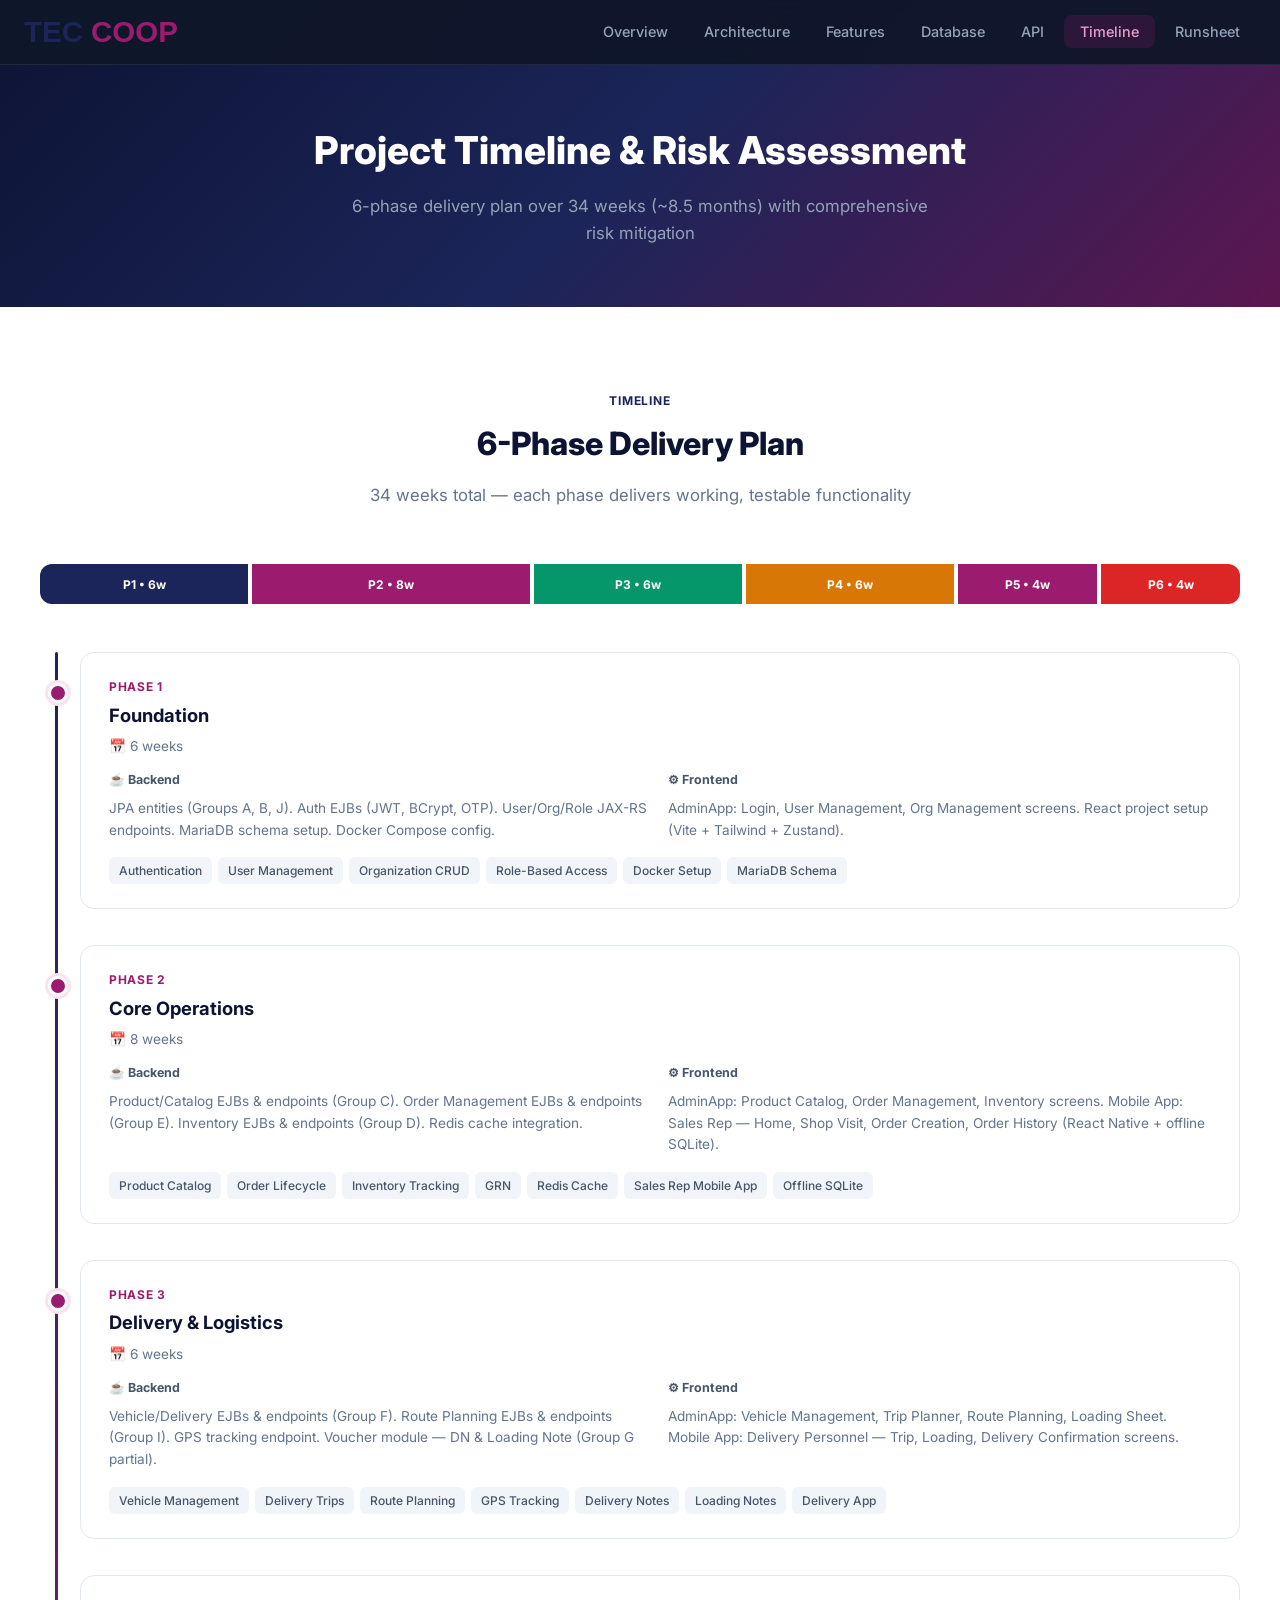
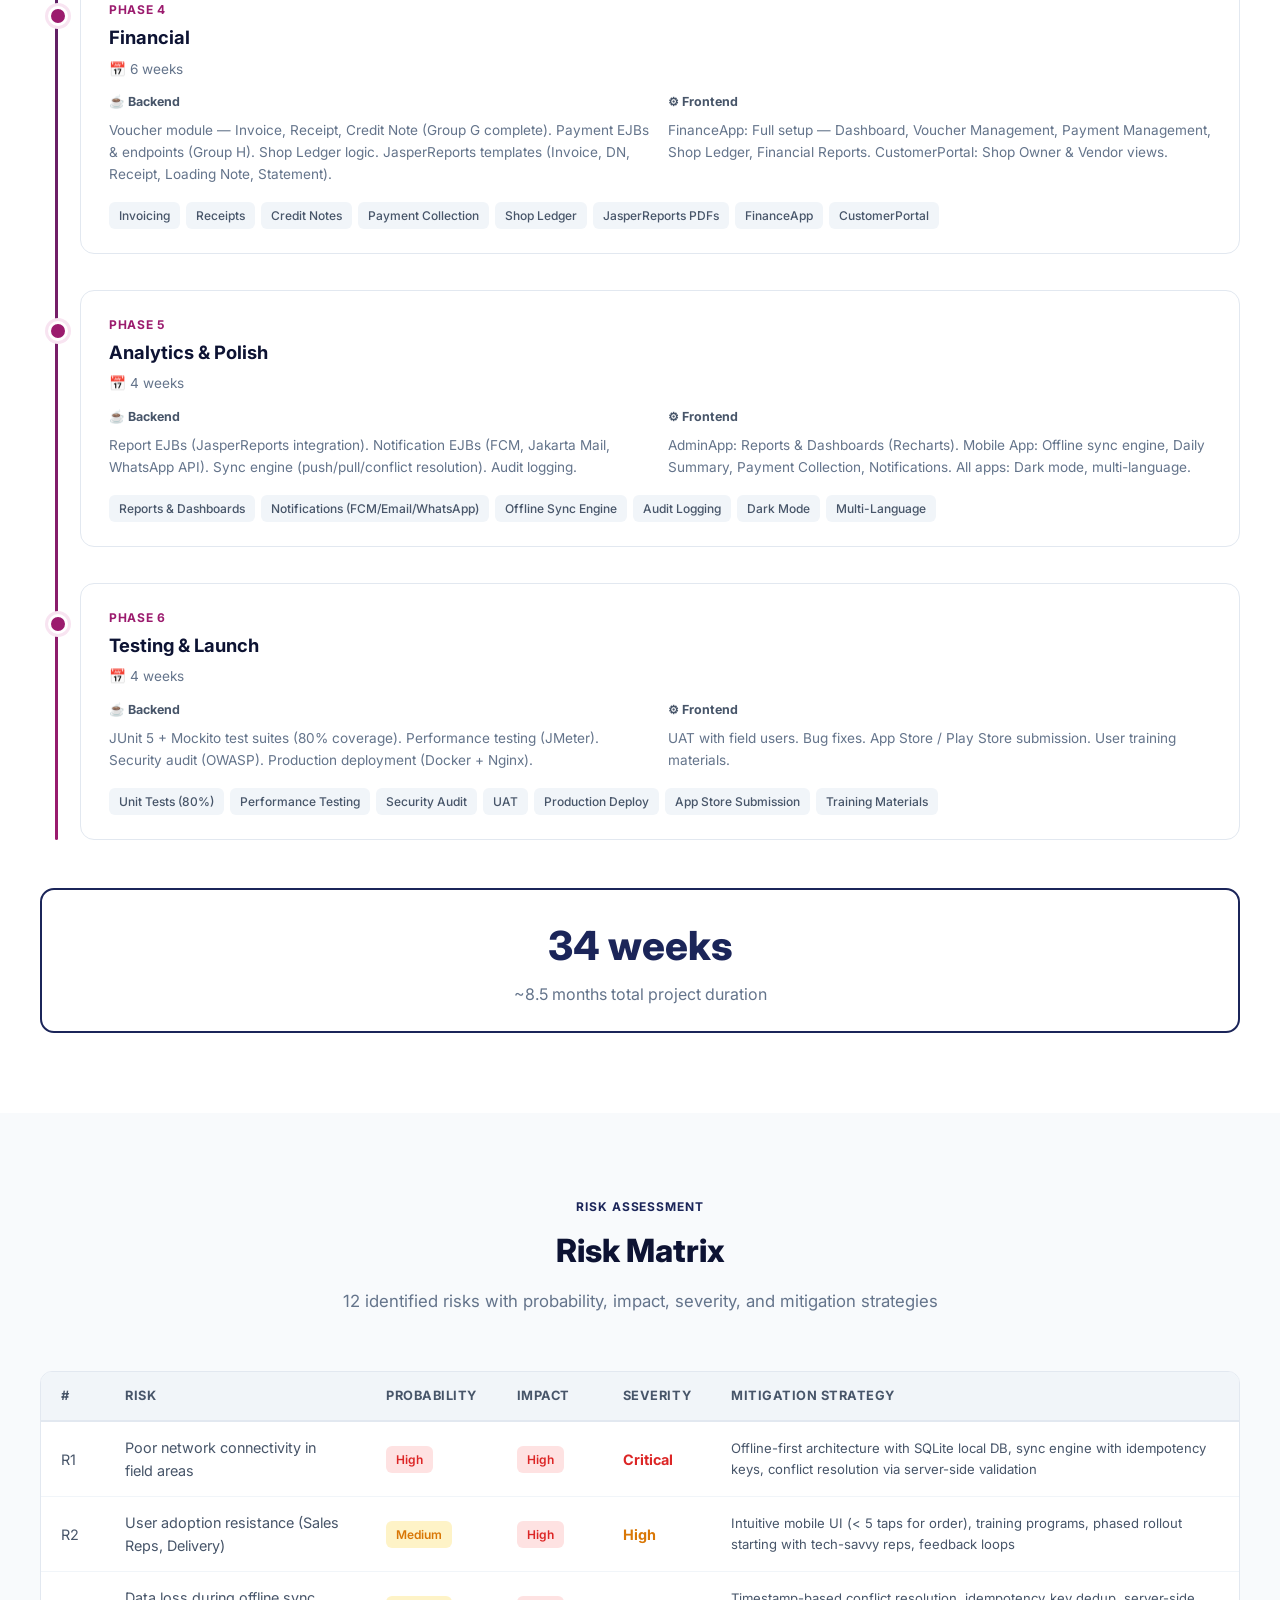
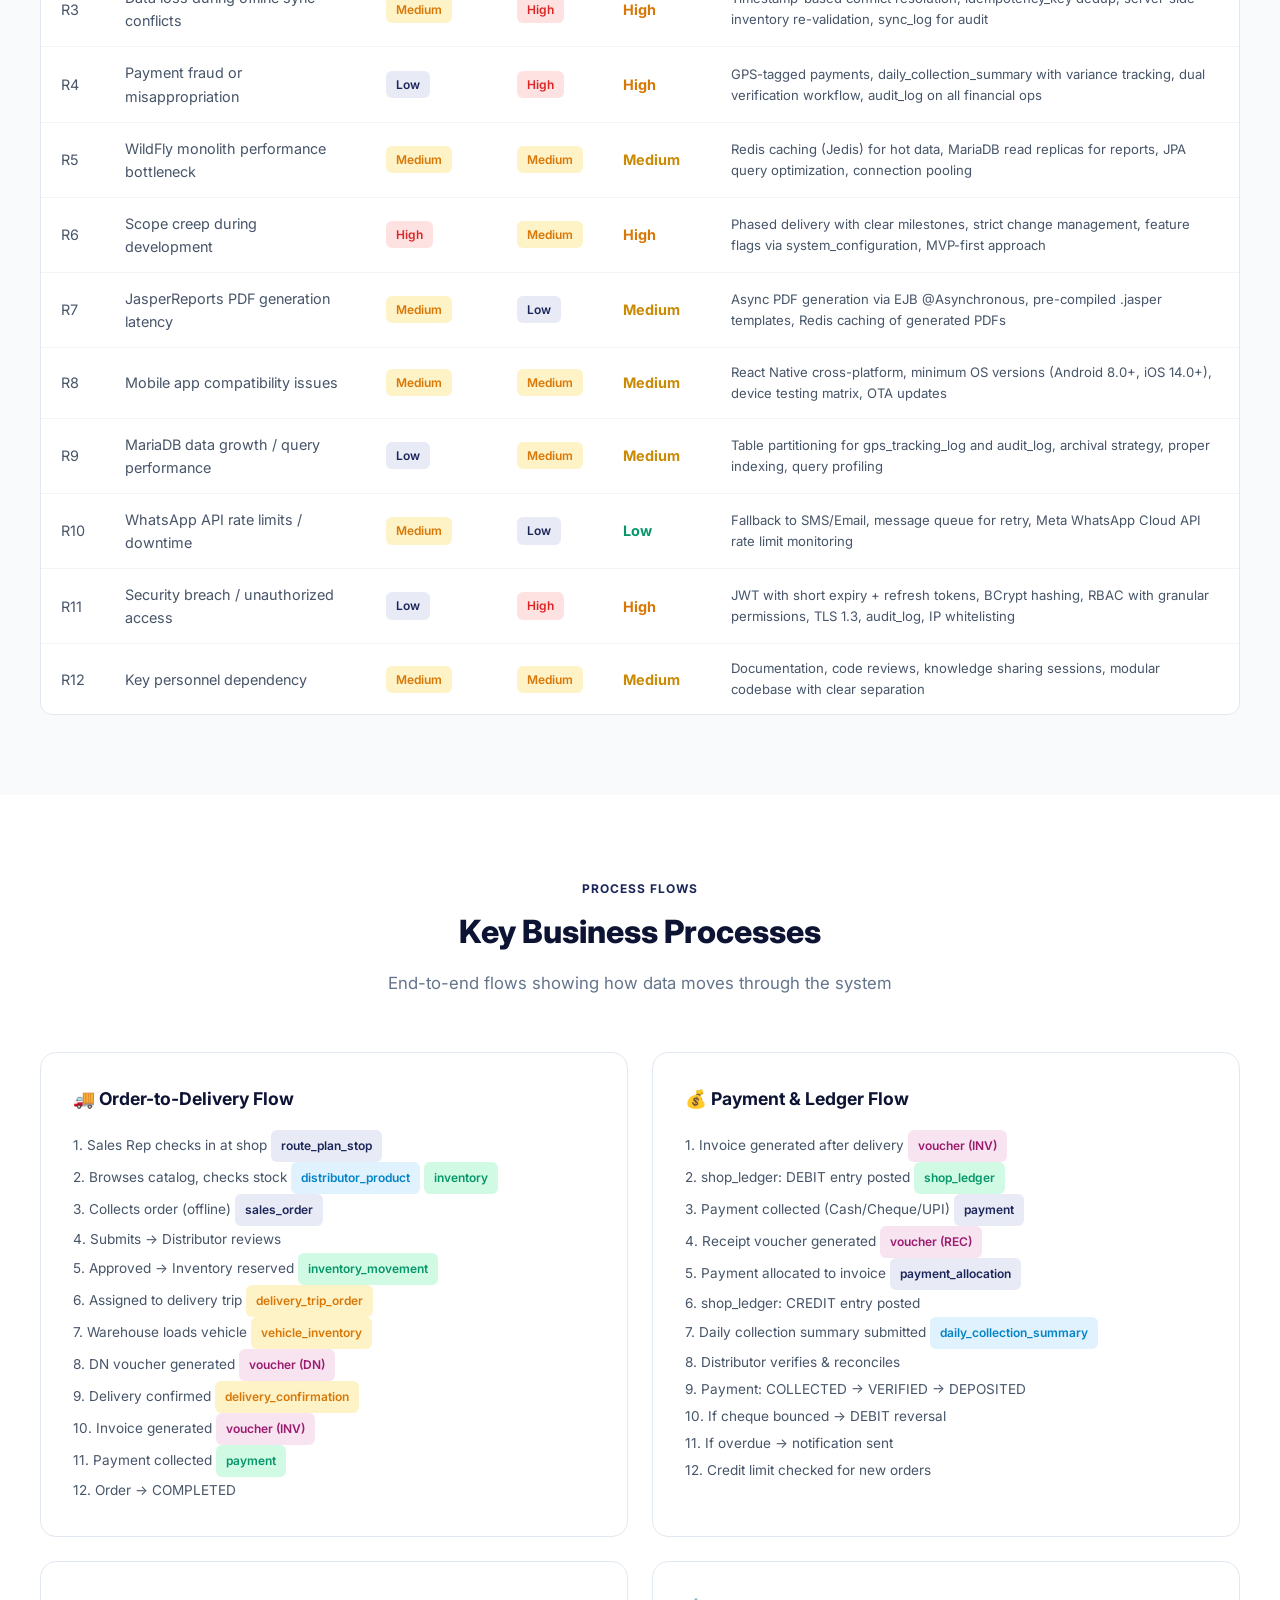
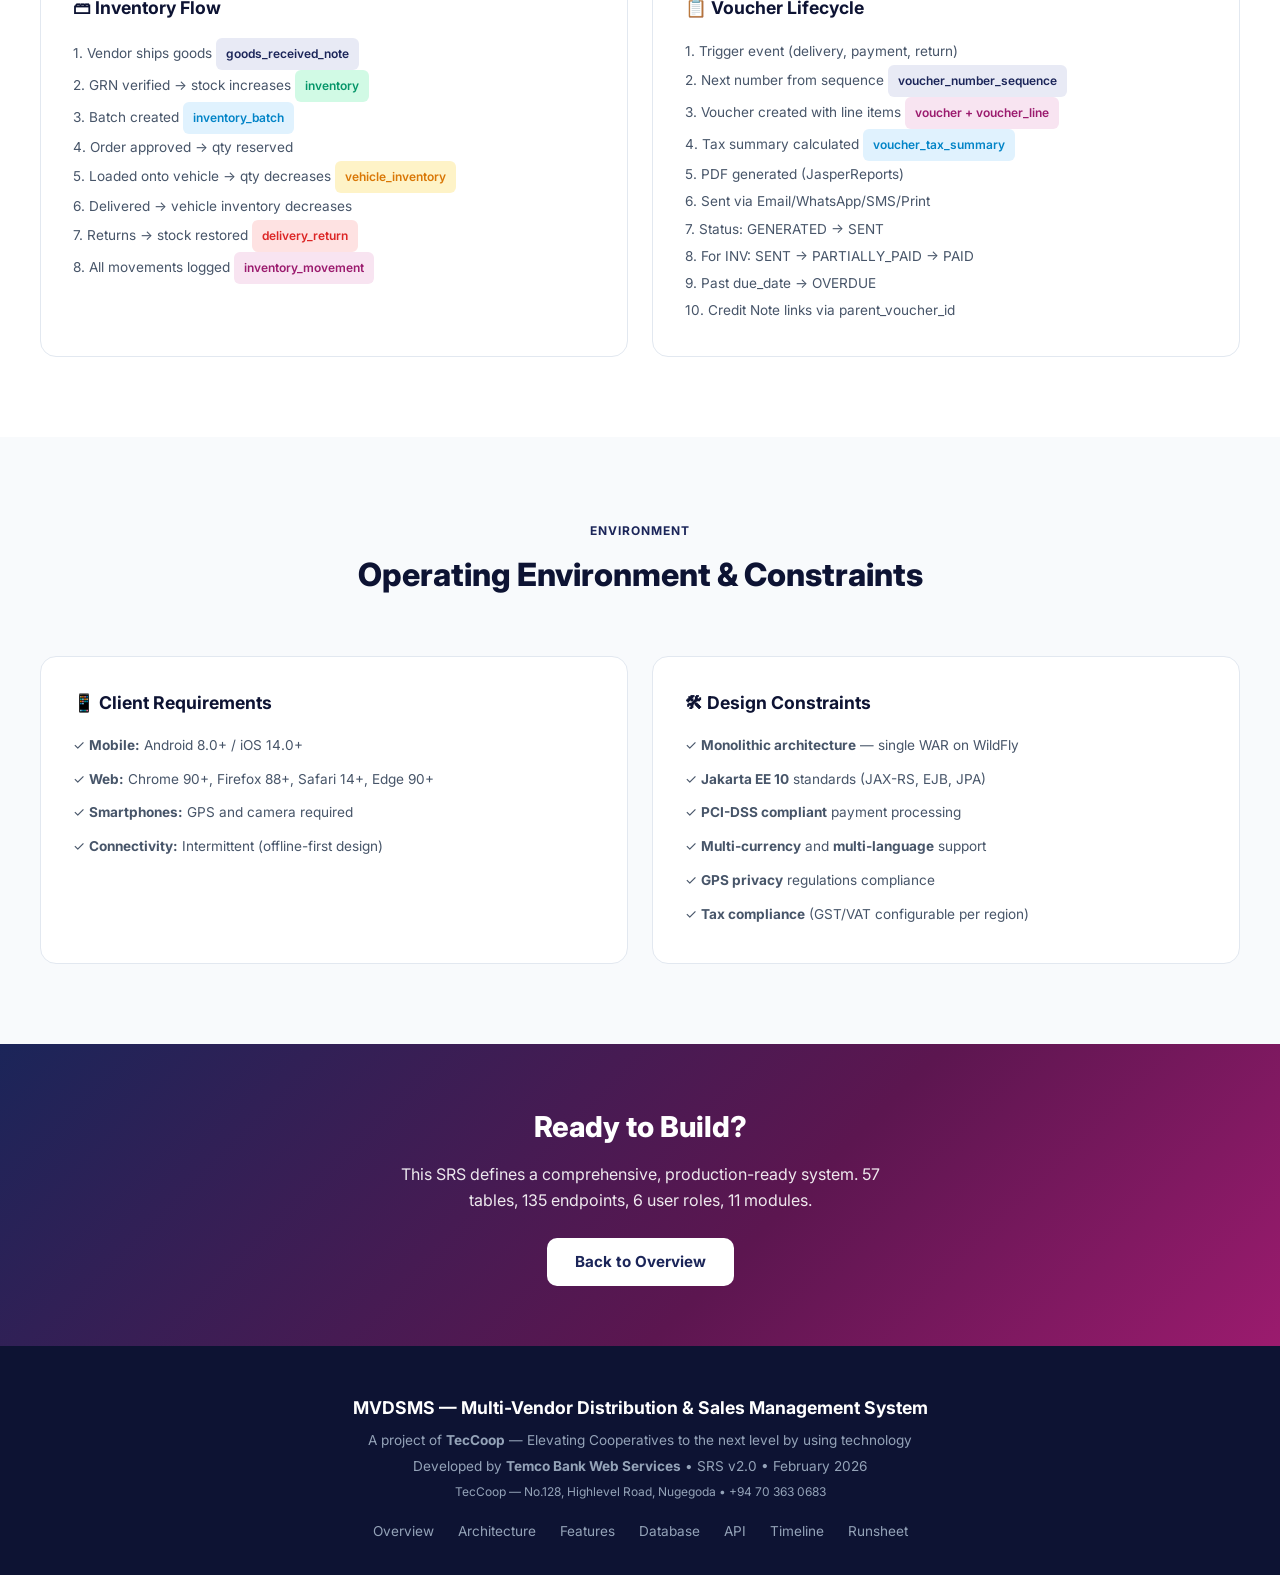
<file: docs/timeline.html>
<!DOCTYPE html>
<html lang="en">
<head>
  <meta charset="UTF-8">
  <meta name="viewport" content="width=device-width, initial-scale=1.0">
  <title>Timeline & Risk — MVDSMS | TecCoop</title>
  <link rel="preconnect" href="https://fonts.googleapis.com">
  <link href="https://fonts.googleapis.com/css2?family=Inter:wght@400;500;600;700;800&family=JetBrains+Mono:wght@400;500;600&display=swap" rel="stylesheet">
  <link rel="stylesheet" href="styles.css">
</head>
<body>

  <!-- NAVBAR -->
  <nav class="navbar" id="navbar">
    <div class="nav-container">
      <a href="index.html" class="nav-logo">
        <div class="nav-logo-icon"><img src="logo.svg" alt="TecCoop"></div>
      </a>
      <ul class="nav-links" id="navLinks">
        <li><a href="index.html">Overview</a></li>
        <li><a href="architecture.html">Architecture</a></li>
        <li><a href="features.html">Features</a></li>
        <li><a href="database.html">Database</a></li>
        <li><a href="api.html">API</a></li>
        <li><a href="timeline.html" class="active">Timeline</a></li>
        <li><a href="runsheet.html">Runsheet</a></li>
      </ul>
      <button class="mobile-toggle" id="mobileToggle" aria-label="Toggle menu">&#9776;</button>
    </div>
  </nav>

  <!-- PAGE HERO -->
  <section class="page-hero">
    <h1>Project Timeline & Risk Assessment</h1>
    <p>6-phase delivery plan over 34 weeks (~8.5 months) with comprehensive risk mitigation</p>
  </section>

  <!-- TIMELINE -->
  <section class="section section-alt">
    <div class="container">
      <div class="section-header">
        <div class="section-label">Timeline</div>
        <h2>6-Phase Delivery Plan</h2>
        <p>34 weeks total &mdash; each phase delivers working, testable functionality</p>
      </div>

      <!-- Summary bar -->
      <div style="display:flex;gap:4px;margin-bottom:48px;border-radius:12px;overflow:hidden;height:40px;">
        <div style="flex:6;background:var(--primary);display:flex;align-items:center;justify-content:center;color:white;font-size:0.75rem;font-weight:700;">P1 &bull; 6w</div>
        <div style="flex:8;background:var(--accent);display:flex;align-items:center;justify-content:center;color:white;font-size:0.75rem;font-weight:700;">P2 &bull; 8w</div>
        <div style="flex:6;background:var(--green);display:flex;align-items:center;justify-content:center;color:white;font-size:0.75rem;font-weight:700;">P3 &bull; 6w</div>
        <div style="flex:6;background:var(--orange);display:flex;align-items:center;justify-content:center;color:white;font-size:0.75rem;font-weight:700;">P4 &bull; 6w</div>
        <div style="flex:4;background:var(--purple);display:flex;align-items:center;justify-content:center;color:white;font-size:0.75rem;font-weight:700;">P5 &bull; 4w</div>
        <div style="flex:4;background:var(--red);display:flex;align-items:center;justify-content:center;color:white;font-size:0.75rem;font-weight:700;">P6 &bull; 4w</div>
      </div>

      <div class="timeline">
        <!-- Phase 1 -->
        <div class="timeline-item">
          <div class="timeline-phase">Phase 1</div>
          <div class="timeline-title">Foundation</div>
          <div class="timeline-duration">&#128197; 6 weeks</div>
          <div style="display:grid;grid-template-columns:1fr 1fr;gap:16px;margin-bottom:16px;">
            <div>
              <p style="font-size:0.78rem;font-weight:700;color:var(--gray-700);margin-bottom:8px;">&#9749; Backend</p>
              <p style="font-size:0.85rem;color:var(--gray-600);line-height:1.6;">JPA entities (Groups A, B, J). Auth EJBs (JWT, BCrypt, OTP). User/Org/Role JAX-RS endpoints. MariaDB schema setup. Docker Compose config.</p>
            </div>
            <div>
              <p style="font-size:0.78rem;font-weight:700;color:var(--gray-700);margin-bottom:8px;">&#9881; Frontend</p>
              <p style="font-size:0.85rem;color:var(--gray-600);line-height:1.6;">AdminApp: Login, User Management, Org Management screens. React project setup (Vite + Tailwind + Zustand).</p>
            </div>
          </div>
          <div class="timeline-deliverables">
            <span class="timeline-tag">Authentication</span>
            <span class="timeline-tag">User Management</span>
            <span class="timeline-tag">Organization CRUD</span>
            <span class="timeline-tag">Role-Based Access</span>
            <span class="timeline-tag">Docker Setup</span>
            <span class="timeline-tag">MariaDB Schema</span>
          </div>
        </div>

        <!-- Phase 2 -->
        <div class="timeline-item">
          <div class="timeline-phase">Phase 2</div>
          <div class="timeline-title">Core Operations</div>
          <div class="timeline-duration">&#128197; 8 weeks</div>
          <div style="display:grid;grid-template-columns:1fr 1fr;gap:16px;margin-bottom:16px;">
            <div>
              <p style="font-size:0.78rem;font-weight:700;color:var(--gray-700);margin-bottom:8px;">&#9749; Backend</p>
              <p style="font-size:0.85rem;color:var(--gray-600);line-height:1.6;">Product/Catalog EJBs & endpoints (Group C). Order Management EJBs & endpoints (Group E). Inventory EJBs & endpoints (Group D). Redis cache integration.</p>
            </div>
            <div>
              <p style="font-size:0.78rem;font-weight:700;color:var(--gray-700);margin-bottom:8px;">&#9881; Frontend</p>
              <p style="font-size:0.85rem;color:var(--gray-600);line-height:1.6;">AdminApp: Product Catalog, Order Management, Inventory screens. Mobile App: Sales Rep &mdash; Home, Shop Visit, Order Creation, Order History (React Native + offline SQLite).</p>
            </div>
          </div>
          <div class="timeline-deliverables">
            <span class="timeline-tag">Product Catalog</span>
            <span class="timeline-tag">Order Lifecycle</span>
            <span class="timeline-tag">Inventory Tracking</span>
            <span class="timeline-tag">GRN</span>
            <span class="timeline-tag">Redis Cache</span>
            <span class="timeline-tag">Sales Rep Mobile App</span>
            <span class="timeline-tag">Offline SQLite</span>
          </div>
        </div>

        <!-- Phase 3 -->
        <div class="timeline-item">
          <div class="timeline-phase">Phase 3</div>
          <div class="timeline-title">Delivery & Logistics</div>
          <div class="timeline-duration">&#128197; 6 weeks</div>
          <div style="display:grid;grid-template-columns:1fr 1fr;gap:16px;margin-bottom:16px;">
            <div>
              <p style="font-size:0.78rem;font-weight:700;color:var(--gray-700);margin-bottom:8px;">&#9749; Backend</p>
              <p style="font-size:0.85rem;color:var(--gray-600);line-height:1.6;">Vehicle/Delivery EJBs & endpoints (Group F). Route Planning EJBs & endpoints (Group I). GPS tracking endpoint. Voucher module &mdash; DN & Loading Note (Group G partial).</p>
            </div>
            <div>
              <p style="font-size:0.78rem;font-weight:700;color:var(--gray-700);margin-bottom:8px;">&#9881; Frontend</p>
              <p style="font-size:0.85rem;color:var(--gray-600);line-height:1.6;">AdminApp: Vehicle Management, Trip Planner, Route Planning, Loading Sheet. Mobile App: Delivery Personnel &mdash; Trip, Loading, Delivery Confirmation screens.</p>
            </div>
          </div>
          <div class="timeline-deliverables">
            <span class="timeline-tag">Vehicle Management</span>
            <span class="timeline-tag">Delivery Trips</span>
            <span class="timeline-tag">Route Planning</span>
            <span class="timeline-tag">GPS Tracking</span>
            <span class="timeline-tag">Delivery Notes</span>
            <span class="timeline-tag">Loading Notes</span>
            <span class="timeline-tag">Delivery App</span>
          </div>
        </div>

        <!-- Phase 4 -->
        <div class="timeline-item">
          <div class="timeline-phase">Phase 4</div>
          <div class="timeline-title">Financial</div>
          <div class="timeline-duration">&#128197; 6 weeks</div>
          <div style="display:grid;grid-template-columns:1fr 1fr;gap:16px;margin-bottom:16px;">
            <div>
              <p style="font-size:0.78rem;font-weight:700;color:var(--gray-700);margin-bottom:8px;">&#9749; Backend</p>
              <p style="font-size:0.85rem;color:var(--gray-600);line-height:1.6;">Voucher module &mdash; Invoice, Receipt, Credit Note (Group G complete). Payment EJBs & endpoints (Group H). Shop Ledger logic. JasperReports templates (Invoice, DN, Receipt, Loading Note, Statement).</p>
            </div>
            <div>
              <p style="font-size:0.78rem;font-weight:700;color:var(--gray-700);margin-bottom:8px;">&#9881; Frontend</p>
              <p style="font-size:0.85rem;color:var(--gray-600);line-height:1.6;">FinanceApp: Full setup &mdash; Dashboard, Voucher Management, Payment Management, Shop Ledger, Financial Reports. CustomerPortal: Shop Owner & Vendor views.</p>
            </div>
          </div>
          <div class="timeline-deliverables">
            <span class="timeline-tag">Invoicing</span>
            <span class="timeline-tag">Receipts</span>
            <span class="timeline-tag">Credit Notes</span>
            <span class="timeline-tag">Payment Collection</span>
            <span class="timeline-tag">Shop Ledger</span>
            <span class="timeline-tag">JasperReports PDFs</span>
            <span class="timeline-tag">FinanceApp</span>
            <span class="timeline-tag">CustomerPortal</span>
          </div>
        </div>

        <!-- Phase 5 -->
        <div class="timeline-item">
          <div class="timeline-phase">Phase 5</div>
          <div class="timeline-title">Analytics & Polish</div>
          <div class="timeline-duration">&#128197; 4 weeks</div>
          <div style="display:grid;grid-template-columns:1fr 1fr;gap:16px;margin-bottom:16px;">
            <div>
              <p style="font-size:0.78rem;font-weight:700;color:var(--gray-700);margin-bottom:8px;">&#9749; Backend</p>
              <p style="font-size:0.85rem;color:var(--gray-600);line-height:1.6;">Report EJBs (JasperReports integration). Notification EJBs (FCM, Jakarta Mail, WhatsApp API). Sync engine (push/pull/conflict resolution). Audit logging.</p>
            </div>
            <div>
              <p style="font-size:0.78rem;font-weight:700;color:var(--gray-700);margin-bottom:8px;">&#9881; Frontend</p>
              <p style="font-size:0.85rem;color:var(--gray-600);line-height:1.6;">AdminApp: Reports & Dashboards (Recharts). Mobile App: Offline sync engine, Daily Summary, Payment Collection, Notifications. All apps: Dark mode, multi-language.</p>
            </div>
          </div>
          <div class="timeline-deliverables">
            <span class="timeline-tag">Reports & Dashboards</span>
            <span class="timeline-tag">Notifications (FCM/Email/WhatsApp)</span>
            <span class="timeline-tag">Offline Sync Engine</span>
            <span class="timeline-tag">Audit Logging</span>
            <span class="timeline-tag">Dark Mode</span>
            <span class="timeline-tag">Multi-Language</span>
          </div>
        </div>

        <!-- Phase 6 -->
        <div class="timeline-item">
          <div class="timeline-phase">Phase 6</div>
          <div class="timeline-title">Testing & Launch</div>
          <div class="timeline-duration">&#128197; 4 weeks</div>
          <div style="display:grid;grid-template-columns:1fr 1fr;gap:16px;margin-bottom:16px;">
            <div>
              <p style="font-size:0.78rem;font-weight:700;color:var(--gray-700);margin-bottom:8px;">&#9749; Backend</p>
              <p style="font-size:0.85rem;color:var(--gray-600);line-height:1.6;">JUnit 5 + Mockito test suites (80% coverage). Performance testing (JMeter). Security audit (OWASP). Production deployment (Docker + Nginx).</p>
            </div>
            <div>
              <p style="font-size:0.78rem;font-weight:700;color:var(--gray-700);margin-bottom:8px;">&#9881; Frontend</p>
              <p style="font-size:0.85rem;color:var(--gray-600);line-height:1.6;">UAT with field users. Bug fixes. App Store / Play Store submission. User training materials.</p>
            </div>
          </div>
          <div class="timeline-deliverables">
            <span class="timeline-tag">Unit Tests (80%)</span>
            <span class="timeline-tag">Performance Testing</span>
            <span class="timeline-tag">Security Audit</span>
            <span class="timeline-tag">UAT</span>
            <span class="timeline-tag">Production Deploy</span>
            <span class="timeline-tag">App Store Submission</span>
            <span class="timeline-tag">Training Materials</span>
          </div>
        </div>
      </div>

      <!-- Total -->
      <div style="text-align:center;margin-top:48px;padding:24px;background:var(--white);border:2px solid var(--primary);border-radius:14px;">
        <div style="font-size:2.5rem;font-weight:800;color:var(--primary);">34 weeks</div>
        <div style="font-size:1rem;color:var(--gray-600);margin-top:4px;">~8.5 months total project duration</div>
      </div>
    </div>
  </section>

  <!-- RISK ASSESSMENT -->
  <section class="section">
    <div class="container">
      <div class="section-header">
        <div class="section-label">Risk Assessment</div>
        <h2>Risk Matrix</h2>
        <p>12 identified risks with probability, impact, severity, and mitigation strategies</p>
      </div>

      <div class="table-wrapper">
        <table class="data-table">
          <thead>
            <tr><th>#</th><th>Risk</th><th>Probability</th><th>Impact</th><th>Severity</th><th>Mitigation Strategy</th></tr>
          </thead>
          <tbody>
            <tr>
              <td>R1</td>
              <td>Poor network connectivity in field areas</td>
              <td><span class="badge badge-red">High</span></td>
              <td><span class="badge badge-red">High</span></td>
              <td><span class="risk-severity risk-critical">Critical</span></td>
              <td style="font-size:0.82rem;">Offline-first architecture with SQLite local DB, sync engine with idempotency keys, conflict resolution via server-side validation</td>
            </tr>
            <tr>
              <td>R2</td>
              <td>User adoption resistance (Sales Reps, Delivery)</td>
              <td><span class="badge badge-orange">Medium</span></td>
              <td><span class="badge badge-red">High</span></td>
              <td><span class="risk-severity risk-high">High</span></td>
              <td style="font-size:0.82rem;">Intuitive mobile UI (&lt; 5 taps for order), training programs, phased rollout starting with tech-savvy reps, feedback loops</td>
            </tr>
            <tr>
              <td>R3</td>
              <td>Data loss during offline sync conflicts</td>
              <td><span class="badge badge-orange">Medium</span></td>
              <td><span class="badge badge-red">High</span></td>
              <td><span class="risk-severity risk-high">High</span></td>
              <td style="font-size:0.82rem;">Timestamp-based conflict resolution, idempotency_key dedup, server-side inventory re-validation, sync_log for audit</td>
            </tr>
            <tr>
              <td>R4</td>
              <td>Payment fraud or misappropriation</td>
              <td><span class="badge badge-blue">Low</span></td>
              <td><span class="badge badge-red">High</span></td>
              <td><span class="risk-severity risk-high">High</span></td>
              <td style="font-size:0.82rem;">GPS-tagged payments, daily_collection_summary with variance tracking, dual verification workflow, audit_log on all financial ops</td>
            </tr>
            <tr>
              <td>R5</td>
              <td>WildFly monolith performance bottleneck</td>
              <td><span class="badge badge-orange">Medium</span></td>
              <td><span class="badge badge-orange">Medium</span></td>
              <td><span class="risk-severity risk-medium">Medium</span></td>
              <td style="font-size:0.82rem;">Redis caching (Jedis) for hot data, MariaDB read replicas for reports, JPA query optimization, connection pooling</td>
            </tr>
            <tr>
              <td>R6</td>
              <td>Scope creep during development</td>
              <td><span class="badge badge-red">High</span></td>
              <td><span class="badge badge-orange">Medium</span></td>
              <td><span class="risk-severity risk-high">High</span></td>
              <td style="font-size:0.82rem;">Phased delivery with clear milestones, strict change management, feature flags via system_configuration, MVP-first approach</td>
            </tr>
            <tr>
              <td>R7</td>
              <td>JasperReports PDF generation latency</td>
              <td><span class="badge badge-orange">Medium</span></td>
              <td><span class="badge badge-blue">Low</span></td>
              <td><span class="risk-severity risk-medium">Medium</span></td>
              <td style="font-size:0.82rem;">Async PDF generation via EJB @Asynchronous, pre-compiled .jasper templates, Redis caching of generated PDFs</td>
            </tr>
            <tr>
              <td>R8</td>
              <td>Mobile app compatibility issues</td>
              <td><span class="badge badge-orange">Medium</span></td>
              <td><span class="badge badge-orange">Medium</span></td>
              <td><span class="risk-severity risk-medium">Medium</span></td>
              <td style="font-size:0.82rem;">React Native cross-platform, minimum OS versions (Android 8.0+, iOS 14.0+), device testing matrix, OTA updates</td>
            </tr>
            <tr>
              <td>R9</td>
              <td>MariaDB data growth / query performance</td>
              <td><span class="badge badge-blue">Low</span></td>
              <td><span class="badge badge-orange">Medium</span></td>
              <td><span class="risk-severity risk-medium">Medium</span></td>
              <td style="font-size:0.82rem;">Table partitioning for gps_tracking_log and audit_log, archival strategy, proper indexing, query profiling</td>
            </tr>
            <tr>
              <td>R10</td>
              <td>WhatsApp API rate limits / downtime</td>
              <td><span class="badge badge-orange">Medium</span></td>
              <td><span class="badge badge-blue">Low</span></td>
              <td><span class="risk-severity risk-low">Low</span></td>
              <td style="font-size:0.82rem;">Fallback to SMS/Email, message queue for retry, Meta WhatsApp Cloud API rate limit monitoring</td>
            </tr>
            <tr>
              <td>R11</td>
              <td>Security breach / unauthorized access</td>
              <td><span class="badge badge-blue">Low</span></td>
              <td><span class="badge badge-red">High</span></td>
              <td><span class="risk-severity risk-high">High</span></td>
              <td style="font-size:0.82rem;">JWT with short expiry + refresh tokens, BCrypt hashing, RBAC with granular permissions, TLS 1.3, audit_log, IP whitelisting</td>
            </tr>
            <tr>
              <td>R12</td>
              <td>Key personnel dependency</td>
              <td><span class="badge badge-orange">Medium</span></td>
              <td><span class="badge badge-orange">Medium</span></td>
              <td><span class="risk-severity risk-medium">Medium</span></td>
              <td style="font-size:0.82rem;">Documentation, code reviews, knowledge sharing sessions, modular codebase with clear separation</td>
            </tr>
          </tbody>
        </table>
      </div>
    </div>
  </section>

  <!-- BUSINESS PROCESS FLOWS -->
  <section class="section section-alt">
    <div class="container">
      <div class="section-header">
        <div class="section-label">Process Flows</div>
        <h2>Key Business Processes</h2>
        <p>End-to-end flows showing how data moves through the system</p>
      </div>

      <div class="card-grid card-grid-2">
        <div class="card">
          <h3 style="margin-bottom:16px;">&#128666; Order-to-Delivery Flow</h3>
          <div style="font-size:0.85rem;color:var(--gray-700);line-height:2;">
            <div>1. Sales Rep checks in at shop <span class="badge badge-blue">route_plan_stop</span></div>
            <div>2. Browses catalog, checks stock <span class="badge badge-cyan">distributor_product</span> <span class="badge badge-green">inventory</span></div>
            <div>3. Collects order (offline) <span class="badge badge-blue">sales_order</span></div>
            <div>4. Submits &rarr; Distributor reviews</div>
            <div>5. Approved &rarr; Inventory reserved <span class="badge badge-green">inventory_movement</span></div>
            <div>6. Assigned to delivery trip <span class="badge badge-orange">delivery_trip_order</span></div>
            <div>7. Warehouse loads vehicle <span class="badge badge-orange">vehicle_inventory</span></div>
            <div>8. DN voucher generated <span class="badge badge-purple">voucher (DN)</span></div>
            <div>9. Delivery confirmed <span class="badge badge-orange">delivery_confirmation</span></div>
            <div>10. Invoice generated <span class="badge badge-purple">voucher (INV)</span></div>
            <div>11. Payment collected <span class="badge badge-green">payment</span></div>
            <div>12. Order &rarr; COMPLETED</div>
          </div>
        </div>
        <div class="card">
          <h3 style="margin-bottom:16px;">&#128176; Payment & Ledger Flow</h3>
          <div style="font-size:0.85rem;color:var(--gray-700);line-height:2;">
            <div>1. Invoice generated after delivery <span class="badge badge-purple">voucher (INV)</span></div>
            <div>2. shop_ledger: DEBIT entry posted <span class="badge badge-green">shop_ledger</span></div>
            <div>3. Payment collected (Cash/Cheque/UPI) <span class="badge badge-blue">payment</span></div>
            <div>4. Receipt voucher generated <span class="badge badge-purple">voucher (REC)</span></div>
            <div>5. Payment allocated to invoice <span class="badge badge-blue">payment_allocation</span></div>
            <div>6. shop_ledger: CREDIT entry posted</div>
            <div>7. Daily collection summary submitted <span class="badge badge-cyan">daily_collection_summary</span></div>
            <div>8. Distributor verifies &amp; reconciles</div>
            <div>9. Payment: COLLECTED &rarr; VERIFIED &rarr; DEPOSITED</div>
            <div>10. If cheque bounced &rarr; DEBIT reversal</div>
            <div>11. If overdue &rarr; notification sent</div>
            <div>12. Credit limit checked for new orders</div>
          </div>
        </div>
      </div>

      <div class="card-grid card-grid-2" style="margin-top:24px;">
        <div class="card">
          <h3 style="margin-bottom:16px;">&#128451; Inventory Flow</h3>
          <div style="font-size:0.85rem;color:var(--gray-700);line-height:2;">
            <div>1. Vendor ships goods <span class="badge badge-blue">goods_received_note</span></div>
            <div>2. GRN verified &rarr; stock increases <span class="badge badge-green">inventory</span></div>
            <div>3. Batch created <span class="badge badge-cyan">inventory_batch</span></div>
            <div>4. Order approved &rarr; qty reserved</div>
            <div>5. Loaded onto vehicle &rarr; qty decreases <span class="badge badge-orange">vehicle_inventory</span></div>
            <div>6. Delivered &rarr; vehicle inventory decreases</div>
            <div>7. Returns &rarr; stock restored <span class="badge badge-red">delivery_return</span></div>
            <div>8. All movements logged <span class="badge badge-purple">inventory_movement</span></div>
          </div>
        </div>
        <div class="card">
          <h3 style="margin-bottom:16px;">&#128203; Voucher Lifecycle</h3>
          <div style="font-size:0.85rem;color:var(--gray-700);line-height:2;">
            <div>1. Trigger event (delivery, payment, return)</div>
            <div>2. Next number from sequence <span class="badge badge-blue">voucher_number_sequence</span></div>
            <div>3. Voucher created with line items <span class="badge badge-purple">voucher + voucher_line</span></div>
            <div>4. Tax summary calculated <span class="badge badge-cyan">voucher_tax_summary</span></div>
            <div>5. PDF generated (JasperReports)</div>
            <div>6. Sent via Email/WhatsApp/SMS/Print</div>
            <div>7. Status: GENERATED &rarr; SENT</div>
            <div>8. For INV: SENT &rarr; PARTIALLY_PAID &rarr; PAID</div>
            <div>9. Past due_date &rarr; OVERDUE</div>
            <div>10. Credit Note links via parent_voucher_id</div>
          </div>
        </div>
      </div>
    </div>
  </section>

  <!-- OPERATING ENVIRONMENT -->
  <section class="section">
    <div class="container">
      <div class="section-header">
        <div class="section-label">Environment</div>
        <h2>Operating Environment & Constraints</h2>
      </div>
      <div class="card-grid card-grid-2">
        <div class="card">
          <h3>&#128241; Client Requirements</h3>
          <ul style="list-style:none;padding:0;margin-top:12px;font-size:0.85rem;color:var(--gray-700);">
            <li style="padding:6px 0;">&#10003; <strong>Mobile:</strong> Android 8.0+ / iOS 14.0+</li>
            <li style="padding:6px 0;">&#10003; <strong>Web:</strong> Chrome 90+, Firefox 88+, Safari 14+, Edge 90+</li>
            <li style="padding:6px 0;">&#10003; <strong>Smartphones:</strong> GPS and camera required</li>
            <li style="padding:6px 0;">&#10003; <strong>Connectivity:</strong> Intermittent (offline-first design)</li>
          </ul>
        </div>
        <div class="card">
          <h3>&#128736; Design Constraints</h3>
          <ul style="list-style:none;padding:0;margin-top:12px;font-size:0.85rem;color:var(--gray-700);">
            <li style="padding:6px 0;">&#10003; <strong>Monolithic architecture</strong> &mdash; single WAR on WildFly</li>
            <li style="padding:6px 0;">&#10003; <strong>Jakarta EE 10</strong> standards (JAX-RS, EJB, JPA)</li>
            <li style="padding:6px 0;">&#10003; <strong>PCI-DSS compliant</strong> payment processing</li>
            <li style="padding:6px 0;">&#10003; <strong>Multi-currency</strong> and <strong>multi-language</strong> support</li>
            <li style="padding:6px 0;">&#10003; <strong>GPS privacy</strong> regulations compliance</li>
            <li style="padding:6px 0;">&#10003; <strong>Tax compliance</strong> (GST/VAT configurable per region)</li>
          </ul>
        </div>
      </div>
    </div>
  </section>

  <!-- CTA -->
  <section class="cta-banner">
    <h2>Ready to Build?</h2>
    <p>This SRS defines a comprehensive, production-ready system. 57 tables, 135 endpoints, 6 user roles, 11 modules.</p>
    <div style="margin-top:24px;">
      <a href="index.html" style="display:inline-block;padding:12px 28px;background:white;color:var(--primary);border-radius:10px;font-weight:700;text-decoration:none;font-size:0.95rem;">Back to Overview</a>
    </div>
  </section>

  <!-- FOOTER -->
  <footer class="footer">
    <div class="footer-brand">MVDSMS &mdash; Multi-Vendor Distribution & Sales Management System</div>
    <p>A project of <strong>TecCoop</strong> &mdash; Elevating Cooperatives to the next level by using technology</p>
    <p>Developed by <strong>Temco Bank Web Services</strong> &bull; SRS v2.0 &bull; February 2026</p>
    <p style="font-size:0.75rem;margin-top:4px;">TecCoop &mdash; No.128, Highlevel Road, Nugegoda &bull; +94 70 363 0683</p>
    <div class="footer-links">
      <a href="index.html">Overview</a>
      <a href="architecture.html">Architecture</a>
      <a href="features.html">Features</a>
      <a href="database.html">Database</a>
      <a href="api.html">API</a>
      <a href="timeline.html">Timeline</a>
      <a href="runsheet.html">Runsheet</a>
    </div>
  </footer>

  <script>
    window.addEventListener('scroll', () => {
      document.getElementById('navbar').classList.toggle('scrolled', window.scrollY > 20);
    });
    document.getElementById('mobileToggle').addEventListener('click', () => {
      document.getElementById('navLinks').classList.toggle('open');
    });
  </script>
</body>
</html>
</file>
<file: docs/styles.css>
/* ===== MVDSMS Project Scope — Static Site Styles ===== */

:root {
  /* TecCoop Brand Colors */
  --primary: #1b2559;        /* TEC navy blue */
  --primary-dark: #111842;
  --primary-light: #e8eaf5;
  --accent: #9b1b6e;         /* COOP magenta/berry */
  --accent-light: #f8e4f1;
  --dark: #0d1333;
  --gray-900: #1a1f3d;
  --gray-800: #2d3352;
  --gray-700: #475569;
  --gray-600: #64748b;
  --gray-400: #94a3b8;
  --gray-300: #cbd5e1;
  --gray-200: #e2e8f0;
  --gray-100: #f1f5f9;
  --gray-50: #f8fafc;
  --white: #ffffff;
  --green: #059669;
  --green-light: #d1fae5;
  --orange: #d97706;
  --orange-light: #fef3c7;
  --red: #dc2626;
  --red-light: #fee2e2;
  --purple: #9b1b6e;         /* Matches COOP magenta */
  --purple-light: #f8e4f1;
}

* { margin: 0; padding: 0; box-sizing: border-box; }

html { scroll-behavior: smooth; }

body {
  font-family: 'Inter', -apple-system, BlinkMacSystemFont, 'Segoe UI', Roboto, sans-serif;
  color: var(--gray-800);
  background: var(--gray-50);
  line-height: 1.6;
}

/* ===== NAVIGATION ===== */
.navbar {
  position: fixed;
  top: 0;
  left: 0;
  right: 0;
  z-index: 1000;
  background: rgba(15, 23, 42, 0.95);
  backdrop-filter: blur(12px);
  border-bottom: 1px solid rgba(255,255,255,0.08);
  transition: box-shadow 0.3s;
}

.navbar.scrolled {
  box-shadow: 0 4px 24px rgba(0,0,0,0.15);
}

.nav-container {
  max-width: 1280px;
  margin: 0 auto;
  padding: 0 24px;
  display: flex;
  align-items: center;
  justify-content: space-between;
  height: 64px;
}

.nav-logo {
  display: flex;
  align-items: center;
  gap: 10px;
  text-decoration: none;
  color: var(--white);
  font-weight: 700;
  font-size: 1.1rem;
}

.nav-logo-icon {
  height: 32px;
  width: auto;
}

.nav-logo-icon img {
  height: 100%;
  width: auto;
  display: block;
}

.nav-links {
  display: flex;
  align-items: center;
  gap: 4px;
  list-style: none;
}

.nav-links a {
  color: var(--gray-400);
  text-decoration: none;
  padding: 8px 16px;
  border-radius: 8px;
  font-size: 0.9rem;
  font-weight: 500;
  transition: all 0.2s;
}

.nav-links a:hover,
.nav-links a.active {
  color: var(--white);
  background: rgba(255,255,255,0.08);
}

.nav-links a.active {
  color: #e8a0ce;
  background: rgba(155, 27, 110, 0.2);
}

.mobile-toggle {
  display: none;
  background: none;
  border: none;
  color: var(--white);
  font-size: 1.5rem;
  cursor: pointer;
  padding: 4px;
}

/* ===== HERO ===== */
.hero {
  padding: 140px 24px 80px;
  background: linear-gradient(135deg, var(--dark) 0%, #1b2559 40%, #5c1650 100%);
  color: var(--white);
  text-align: center;
  position: relative;
  overflow: hidden;
}

.hero::before {
  content: '';
  position: absolute;
  top: -50%;
  left: -50%;
  width: 200%;
  height: 200%;
  background: radial-gradient(circle at 30% 50%, rgba(27,37,89,0.2) 0%, transparent 50%),
              radial-gradient(circle at 70% 80%, rgba(155,27,110,0.15) 0%, transparent 50%);
  pointer-events: none;
}

.hero-content {
  max-width: 800px;
  margin: 0 auto;
  position: relative;
  z-index: 1;
}

.hero-badge {
  display: inline-block;
  padding: 6px 16px;
  background: rgba(155,27,110,0.2);
  border: 1px solid rgba(155,27,110,0.4);
  border-radius: 100px;
  font-size: 0.8rem;
  font-weight: 600;
  color: #e8a0ce;
  margin-bottom: 24px;
  letter-spacing: 0.05em;
  text-transform: uppercase;
}

.hero h1 {
  font-size: 3rem;
  font-weight: 800;
  line-height: 1.15;
  margin-bottom: 20px;
  letter-spacing: -0.02em;
}

.hero h1 span {
  background: linear-gradient(135deg, #c084c0, #e8a0ce);
  -webkit-background-clip: text;
  -webkit-text-fill-color: transparent;
  background-clip: text;
}

.hero p {
  font-size: 1.15rem;
  color: var(--gray-400);
  max-width: 640px;
  margin: 0 auto 36px;
  line-height: 1.7;
}

.hero-stats {
  display: flex;
  justify-content: center;
  gap: 48px;
  margin-top: 48px;
  flex-wrap: wrap;
}

.hero-stat {
  text-align: center;
}

.hero-stat-value {
  font-size: 2rem;
  font-weight: 800;
  color: var(--white);
}

.hero-stat-label {
  font-size: 0.8rem;
  color: var(--gray-400);
  margin-top: 4px;
  text-transform: uppercase;
  letter-spacing: 0.05em;
}

/* ===== PAGE HERO (smaller) ===== */
.page-hero {
  padding: 120px 24px 60px;
  background: linear-gradient(135deg, var(--dark) 0%, #1b2559 50%, #5c1650 100%);
  color: var(--white);
  text-align: center;
}

.page-hero h1 {
  font-size: 2.4rem;
  font-weight: 800;
  margin-bottom: 12px;
}

.page-hero p {
  font-size: 1.05rem;
  color: var(--gray-400);
  max-width: 600px;
  margin: 0 auto;
}

/* ===== SECTIONS ===== */
.section {
  padding: 80px 24px;
}

.section-alt {
  background: var(--white);
}

.container {
  max-width: 1200px;
  margin: 0 auto;
}

.section-header {
  text-align: center;
  margin-bottom: 56px;
}

.section-header h2 {
  font-size: 2rem;
  font-weight: 800;
  color: var(--dark);
  margin-bottom: 12px;
}

.section-header p {
  font-size: 1.05rem;
  color: var(--gray-600);
  max-width: 600px;
  margin: 0 auto;
}

.section-label {
  display: inline-block;
  font-size: 0.75rem;
  font-weight: 700;
  color: var(--primary);
  text-transform: uppercase;
  letter-spacing: 0.08em;
  margin-bottom: 8px;
}

/* ===== CARDS ===== */
.card-grid {
  display: grid;
  gap: 24px;
}

.card-grid-2 { grid-template-columns: repeat(2, 1fr); }
.card-grid-3 { grid-template-columns: repeat(3, 1fr); }
.card-grid-4 { grid-template-columns: repeat(4, 1fr); }

.card {
  background: var(--white);
  border: 1px solid var(--gray-200);
  border-radius: 16px;
  padding: 32px;
  transition: all 0.25s;
}

.card:hover {
  border-color: var(--primary);
  box-shadow: 0 8px 32px rgba(37,99,235,0.08);
  transform: translateY(-2px);
}

.card-icon {
  width: 48px;
  height: 48px;
  border-radius: 12px;
  display: flex;
  align-items: center;
  justify-content: center;
  font-size: 1.4rem;
  margin-bottom: 16px;
}

.card-icon-blue { background: var(--primary-light); }
.card-icon-cyan { background: var(--accent-light); }
.card-icon-green { background: var(--green-light); }
.card-icon-orange { background: var(--orange-light); }
.card-icon-purple { background: var(--purple-light); }
.card-icon-red { background: var(--red-light); }

.card h3 {
  font-size: 1.1rem;
  font-weight: 700;
  color: var(--dark);
  margin-bottom: 8px;
}

.card p {
  font-size: 0.9rem;
  color: var(--gray-600);
  line-height: 1.6;
}

/* ===== SUPPLY CHAIN FLOW ===== */
.flow-chain {
  display: flex;
  align-items: center;
  justify-content: center;
  gap: 12px;
  flex-wrap: wrap;
  margin: 40px 0;
}

.flow-node {
  background: var(--white);
  border: 2px solid var(--gray-200);
  border-radius: 16px;
  padding: 24px 28px;
  text-align: center;
  min-width: 150px;
  transition: all 0.25s;
}

.flow-node:hover {
  border-color: var(--primary);
  box-shadow: 0 4px 20px rgba(37,99,235,0.1);
}

.flow-node-icon {
  font-size: 2rem;
  margin-bottom: 8px;
}

.flow-node-title {
  font-weight: 700;
  font-size: 0.95rem;
  color: var(--dark);
}

.flow-node-sub {
  font-size: 0.78rem;
  color: var(--gray-600);
  margin-top: 2px;
}

.flow-arrow {
  font-size: 1.5rem;
  color: var(--gray-400);
}

/* ===== TABLES ===== */
.table-wrapper {
  overflow-x: auto;
  border-radius: 12px;
  border: 1px solid var(--gray-200);
  background: var(--white);
}

.data-table {
  width: 100%;
  border-collapse: collapse;
  font-size: 0.9rem;
}

.data-table thead {
  background: var(--gray-100);
}

.data-table th {
  padding: 14px 20px;
  text-align: left;
  font-weight: 700;
  color: var(--gray-700);
  font-size: 0.8rem;
  text-transform: uppercase;
  letter-spacing: 0.04em;
  border-bottom: 2px solid var(--gray-200);
}

.data-table td {
  padding: 14px 20px;
  border-bottom: 1px solid var(--gray-100);
  color: var(--gray-700);
}

.data-table tbody tr:hover {
  background: var(--gray-50);
}

.data-table tbody tr:last-child td {
  border-bottom: none;
}

/* ===== BADGES ===== */
.badge {
  display: inline-block;
  padding: 4px 10px;
  border-radius: 6px;
  font-size: 0.75rem;
  font-weight: 600;
}

.badge-blue { background: var(--primary-light); color: var(--primary); }
.badge-green { background: var(--green-light); color: var(--green); }
.badge-orange { background: var(--orange-light); color: var(--orange); }
.badge-red { background: var(--red-light); color: var(--red); }
.badge-purple { background: var(--accent-light); color: var(--accent); }
.badge-cyan { background: #e0f2fe; color: #0284c7; }

/* ===== ARCHITECTURE DIAGRAM ===== */
.arch-diagram {
  background: var(--dark);
  border-radius: 16px;
  padding: 40px;
  color: var(--white);
  overflow-x: auto;
}

.arch-diagram pre {
  font-family: 'JetBrains Mono', 'Fira Code', monospace;
  font-size: 0.78rem;
  line-height: 1.5;
  white-space: pre;
  color: #c9b0d9;
}

/* ===== TECH STACK GRID ===== */
.tech-item {
  display: flex;
  align-items: center;
  gap: 12px;
  padding: 14px 18px;
  background: var(--white);
  border: 1px solid var(--gray-200);
  border-radius: 10px;
  transition: all 0.2s;
}

.tech-item:hover {
  border-color: var(--primary);
  background: var(--primary-light);
}

.tech-item-name {
  font-weight: 600;
  font-size: 0.9rem;
  color: var(--dark);
}

.tech-item-ver {
  font-size: 0.78rem;
  color: var(--gray-600);
}

/* ===== TIMELINE ===== */
.timeline {
  position: relative;
  padding-left: 40px;
}

.timeline::before {
  content: '';
  position: absolute;
  left: 15px;
  top: 0;
  bottom: 0;
  width: 3px;
  background: linear-gradient(to bottom, var(--primary), var(--accent));
  border-radius: 3px;
}

/* ===== TECCOOP BRANDING ===== */
.brand-developed-by {
  font-size: 0.78rem;
  color: var(--gray-400);
  margin-top: 12px;
}

.brand-developed-by strong {
  color: var(--gray-300);
}

.timeline-item {
  position: relative;
  margin-bottom: 36px;
  padding: 24px 28px;
  background: var(--white);
  border: 1px solid var(--gray-200);
  border-radius: 14px;
  transition: all 0.25s;
}

.timeline-item:hover {
  border-color: var(--primary);
  box-shadow: 0 4px 20px rgba(37,99,235,0.08);
}

.timeline-item::before {
  content: '';
  position: absolute;
  left: -33px;
  top: 30px;
  width: 14px;
  height: 14px;
  background: var(--accent);
  border: 3px solid var(--white);
  border-radius: 50%;
  box-shadow: 0 0 0 3px var(--accent-light);
}

.timeline-phase {
  font-size: 0.75rem;
  font-weight: 700;
  color: var(--accent);
  text-transform: uppercase;
  letter-spacing: 0.06em;
}

.timeline-title {
  font-size: 1.15rem;
  font-weight: 700;
  color: var(--dark);
  margin: 4px 0 6px;
}

.timeline-duration {
  font-size: 0.85rem;
  color: var(--gray-600);
  margin-bottom: 12px;
}

.timeline-deliverables {
  display: flex;
  flex-wrap: wrap;
  gap: 6px;
}

.timeline-tag {
  display: inline-block;
  padding: 4px 10px;
  background: var(--gray-100);
  border-radius: 6px;
  font-size: 0.75rem;
  color: var(--gray-700);
  font-weight: 500;
}

/* ===== RISK TABLE ===== */
.risk-severity {
  font-weight: 700;
}

.risk-critical { color: var(--red); }
.risk-high { color: var(--orange); }
.risk-medium { color: #ca8a04; }
.risk-low { color: var(--green); }

/* ===== DB SCHEMA GROUPS ===== */
.schema-group {
  margin-bottom: 32px;
  background: var(--white);
  border: 1px solid var(--gray-200);
  border-radius: 14px;
  overflow: hidden;
}

.schema-group-header {
  padding: 18px 24px;
  background: var(--gray-100);
  border-bottom: 1px solid var(--gray-200);
  display: flex;
  align-items: center;
  justify-content: space-between;
  cursor: pointer;
  user-select: none;
}

.schema-group-header:hover {
  background: var(--primary-light);
}

.schema-group-title {
  font-weight: 700;
  font-size: 1rem;
  color: var(--dark);
}

.schema-group-count {
  font-size: 0.8rem;
  color: var(--gray-600);
}

.schema-group-body {
  padding: 20px 24px;
}

.schema-table-list {
  display: flex;
  flex-wrap: wrap;
  gap: 8px;
}

.schema-table-tag {
  display: inline-flex;
  align-items: center;
  gap: 6px;
  padding: 8px 14px;
  background: var(--gray-50);
  border: 1px solid var(--gray-200);
  border-radius: 8px;
  font-size: 0.82rem;
  font-weight: 500;
  color: var(--gray-700);
  font-family: 'JetBrains Mono', 'Fira Code', monospace;
  transition: all 0.2s;
}

.schema-table-tag:hover {
  background: var(--primary-light);
  border-color: var(--primary);
  color: var(--primary-dark);
}

/* ===== USER ROLES ===== */
.role-card {
  display: flex;
  gap: 20px;
  align-items: flex-start;
}

.role-avatar {
  width: 52px;
  height: 52px;
  border-radius: 14px;
  display: flex;
  align-items: center;
  justify-content: center;
  font-size: 1.5rem;
  flex-shrink: 0;
}

.role-info h3 {
  font-size: 1.05rem;
  font-weight: 700;
  color: var(--dark);
  margin-bottom: 4px;
}

.role-info p {
  font-size: 0.85rem;
  color: var(--gray-600);
  line-height: 1.5;
}

.role-platform {
  margin-top: 8px;
}

/* ===== FOOTER ===== */
.footer {
  background: var(--dark);
  color: var(--gray-400);
  padding: 48px 24px 32px;
  text-align: center;
}

.footer-brand {
  font-size: 1.1rem;
  font-weight: 700;
  color: var(--white);
  margin-bottom: 8px;
}

.footer p {
  font-size: 0.85rem;
  margin-bottom: 4px;
}

.footer-links {
  display: flex;
  justify-content: center;
  gap: 24px;
  margin-top: 20px;
  flex-wrap: wrap;
}

.footer-links a {
  color: var(--gray-400);
  text-decoration: none;
  font-size: 0.85rem;
  transition: color 0.2s;
}

.footer-links a:hover {
  color: var(--white);
}

/* ===== CTA BANNER ===== */
.cta-banner {
  background: linear-gradient(135deg, var(--primary) 0%, #5c1650 60%, var(--accent) 100%);
  padding: 60px 24px;
  text-align: center;
  color: var(--white);
}

.cta-banner h2 {
  font-size: 1.8rem;
  font-weight: 800;
  margin-bottom: 12px;
}

.cta-banner p {
  font-size: 1rem;
  opacity: 0.9;
  max-width: 500px;
  margin: 0 auto;
}

/* ===== API ENDPOINT LIST ===== */
.api-group {
  margin-bottom: 28px;
}

.api-group-title {
  font-size: 1rem;
  font-weight: 700;
  color: var(--dark);
  margin-bottom: 12px;
  display: flex;
  align-items: center;
  gap: 8px;
}

.api-group-count {
  font-size: 0.75rem;
  font-weight: 600;
  color: var(--gray-600);
  background: var(--gray-100);
  padding: 2px 8px;
  border-radius: 4px;
}

.api-endpoint {
  display: flex;
  align-items: center;
  gap: 12px;
  padding: 8px 14px;
  border-radius: 8px;
  font-family: 'JetBrains Mono', 'Fira Code', monospace;
  font-size: 0.82rem;
  margin-bottom: 4px;
  background: var(--gray-50);
  border: 1px solid transparent;
  transition: all 0.15s;
}

.api-endpoint:hover {
  border-color: var(--gray-200);
  background: var(--white);
}

.api-method {
  font-weight: 700;
  font-size: 0.7rem;
  padding: 2px 8px;
  border-radius: 4px;
  min-width: 52px;
  text-align: center;
}

.method-get { background: var(--green-light); color: var(--green); }
.method-post { background: var(--primary-light); color: var(--primary-dark); }
.method-put { background: var(--orange-light); color: var(--orange); }
.method-patch { background: var(--purple-light); color: var(--purple); }
.method-delete { background: var(--red-light); color: var(--red); }

.api-path { color: var(--gray-700); }
.api-desc { color: var(--gray-500); font-family: 'Inter', sans-serif; font-size: 0.78rem; margin-left: auto; }

/* ===== MOBILE PHONE MOCKUP ===== */
.mobile-showcase {
  padding: 80px 24px;
  background: linear-gradient(180deg, var(--gray-50) 0%, var(--white) 100%);
}

.mobile-showcase-inner {
  max-width: 1200px;
  margin: 0 auto;
  display: flex;
  align-items: center;
  gap: 64px;
}

.mobile-showcase-text {
  flex: 1;
}

.mobile-showcase-text h2 {
  font-size: 2rem;
  font-weight: 800;
  color: var(--dark);
  margin-bottom: 12px;
}

.mobile-showcase-text > p {
  font-size: 1rem;
  color: var(--gray-600);
  margin-bottom: 32px;
  line-height: 1.7;
}

.screen-tabs {
  display: flex;
  flex-wrap: wrap;
  gap: 8px;
  margin-bottom: 32px;
}

.screen-tab {
  padding: 10px 18px;
  border: 2px solid var(--gray-200);
  border-radius: 10px;
  background: var(--white);
  cursor: pointer;
  font-size: 0.85rem;
  font-weight: 600;
  color: var(--gray-600);
  transition: all 0.25s;
  display: flex;
  align-items: center;
  gap: 8px;
}

.screen-tab:hover {
  border-color: var(--accent);
  color: var(--accent);
}

.screen-tab.active {
  border-color: var(--accent);
  background: var(--accent-light);
  color: var(--accent);
}

.screen-tab-icon {
  font-size: 1.1rem;
}

.screen-features {
  list-style: none;
  padding: 0;
}

.screen-features li {
  padding: 8px 0;
  font-size: 0.9rem;
  color: var(--gray-700);
  display: flex;
  align-items: flex-start;
  gap: 10px;
  line-height: 1.5;
}

.screen-features li::before {
  content: '✓';
  color: var(--accent);
  font-weight: 700;
  flex-shrink: 0;
  margin-top: 1px;
}

.feature-list-container {
  position: relative;
  min-height: 180px;
}

.feature-list {
  display: none;
}

.feature-list.active {
  display: block;
  animation: fadeIn 0.3s ease;
}

@keyframes fadeIn {
  from { opacity: 0; transform: translateY(8px); }
  to { opacity: 1; transform: translateY(0); }
}

/* Phone Frame */
.phone-container {
  flex-shrink: 0;
  display: flex;
  gap: 24px;
  align-items: flex-start;
}

.phone-frame {
  width: 280px;
  height: 580px;
  background: #111;
  border-radius: 40px;
  padding: 12px;
  box-shadow:
    0 0 0 2px #333,
    0 20px 60px rgba(0,0,0,0.3),
    0 0 0 8px #1a1a1a,
    inset 0 0 4px rgba(255,255,255,0.05);
  position: relative;
  overflow: hidden;
}

.phone-frame::before {
  content: '';
  position: absolute;
  top: 12px;
  left: 50%;
  transform: translateX(-50%);
  width: 80px;
  height: 24px;
  background: #111;
  border-radius: 0 0 16px 16px;
  z-index: 20;
}

.phone-frame::after {
  content: '';
  position: absolute;
  top: 18px;
  left: 50%;
  transform: translateX(-50%);
  width: 8px;
  height: 8px;
  background: #222;
  border-radius: 50%;
  z-index: 21;
  box-shadow: 0 0 4px rgba(155,27,110,0.3);
}

.phone-screen {
  width: 100%;
  height: 100%;
  background: var(--white);
  border-radius: 28px;
  overflow: hidden;
  position: relative;
}

.phone-screen-content {
  display: none;
  height: 100%;
  flex-direction: column;
}

.phone-screen-content.active {
  display: flex;
  animation: screenSlide 0.35s ease;
}

@keyframes screenSlide {
  from { opacity: 0; transform: translateX(20px); }
  to { opacity: 1; transform: translateX(0); }
}

/* Phone Status Bar */
.phone-status-bar {
  display: flex;
  justify-content: space-between;
  align-items: center;
  padding: 30px 20px 6px;
  font-size: 0.65rem;
  font-weight: 600;
  color: var(--gray-700);
}

.phone-status-icons {
  display: flex;
  gap: 4px;
  align-items: center;
  font-size: 0.6rem;
}

/* Phone App Header */
.phone-header {
  padding: 8px 16px 12px;
  display: flex;
  align-items: center;
  justify-content: space-between;
}

.phone-header-left {
  display: flex;
  align-items: center;
  gap: 8px;
}

.phone-header-avatar {
  width: 28px;
  height: 28px;
  border-radius: 50%;
  background: linear-gradient(135deg, var(--primary), var(--accent));
  display: flex;
  align-items: center;
  justify-content: center;
  font-size: 0.65rem;
  color: white;
  font-weight: 700;
}

.phone-header-title {
  font-size: 0.82rem;
  font-weight: 700;
  color: var(--dark);
}

.phone-header-sub {
  font-size: 0.6rem;
  color: var(--gray-500);
}

.phone-header-icons {
  display: flex;
  gap: 10px;
  font-size: 0.9rem;
}

.phone-sync-badge {
  display: inline-flex;
  align-items: center;
  gap: 3px;
  padding: 2px 6px;
  border-radius: 4px;
  font-size: 0.55rem;
  font-weight: 700;
}

.sync-online {
  background: var(--green-light);
  color: var(--green);
}

.sync-offline {
  background: var(--orange-light);
  color: var(--orange);
}

/* Phone Cards */
.phone-stats-row {
  display: flex;
  gap: 6px;
  padding: 0 12px;
  margin-bottom: 10px;
}

.phone-stat-card {
  flex: 1;
  background: var(--gray-50);
  border-radius: 10px;
  padding: 10px 8px;
  text-align: center;
}

.phone-stat-card.highlight {
  background: linear-gradient(135deg, var(--primary), var(--accent));
  color: white;
}

.phone-stat-value {
  font-size: 1rem;
  font-weight: 800;
  color: var(--dark);
}

.phone-stat-card.highlight .phone-stat-value {
  color: white;
}

.phone-stat-label {
  font-size: 0.5rem;
  color: var(--gray-500);
  text-transform: uppercase;
  letter-spacing: 0.03em;
  margin-top: 2px;
}

.phone-stat-card.highlight .phone-stat-label {
  color: rgba(255,255,255,0.8);
}

/* Phone Section */
.phone-section-title {
  font-size: 0.7rem;
  font-weight: 700;
  color: var(--gray-700);
  padding: 8px 14px 6px;
  text-transform: uppercase;
  letter-spacing: 0.04em;
}

/* Phone List Items */
.phone-list {
  padding: 0 12px;
  flex: 1;
  overflow: hidden;
}

.phone-list-item {
  display: flex;
  align-items: center;
  gap: 10px;
  padding: 10px;
  background: var(--white);
  border: 1px solid var(--gray-100);
  border-radius: 10px;
  margin-bottom: 6px;
  transition: all 0.15s;
}

.phone-list-item:hover {
  border-color: var(--accent);
  background: var(--accent-light);
}

.phone-list-icon {
  width: 32px;
  height: 32px;
  border-radius: 8px;
  display: flex;
  align-items: center;
  justify-content: center;
  font-size: 0.85rem;
  flex-shrink: 0;
}

.phone-list-info {
  flex: 1;
  min-width: 0;
}

.phone-list-name {
  font-size: 0.75rem;
  font-weight: 600;
  color: var(--dark);
  white-space: nowrap;
  overflow: hidden;
  text-overflow: ellipsis;
}

.phone-list-detail {
  font-size: 0.6rem;
  color: var(--gray-500);
  margin-top: 1px;
}

.phone-list-badge {
  padding: 2px 7px;
  border-radius: 4px;
  font-size: 0.55rem;
  font-weight: 700;
  flex-shrink: 0;
}

.phone-list-amount {
  font-size: 0.72rem;
  font-weight: 700;
  color: var(--dark);
  flex-shrink: 0;
}

/* Phone Bottom Nav */
.phone-bottom-nav {
  display: flex;
  border-top: 1px solid var(--gray-200);
  padding: 6px 0 10px;
  margin-top: auto;
}

.phone-nav-item {
  flex: 1;
  text-align: center;
  padding: 4px 0;
  font-size: 0.5rem;
  color: var(--gray-400);
  font-weight: 600;
}

.phone-nav-item.active {
  color: var(--accent);
}

.phone-nav-icon {
  font-size: 1rem;
  display: block;
  margin-bottom: 1px;
}

/* Phone Map Placeholder */
.phone-map {
  margin: 0 12px 8px;
  height: 100px;
  background: linear-gradient(135deg, #e8eaf5 0%, #f0e8f0 100%);
  border-radius: 10px;
  display: flex;
  align-items: center;
  justify-content: center;
  position: relative;
  overflow: hidden;
}

.phone-map::before {
  content: '';
  position: absolute;
  width: 200%;
  height: 200%;
  background:
    repeating-linear-gradient(0deg, transparent, transparent 18px, rgba(155,27,110,0.06) 18px, rgba(155,27,110,0.06) 19px),
    repeating-linear-gradient(90deg, transparent, transparent 18px, rgba(27,37,89,0.06) 18px, rgba(27,37,89,0.06) 19px);
}

.phone-map-pins {
  position: relative;
  z-index: 1;
  display: flex;
  gap: 20px;
}

.phone-map-pin {
  width: 14px;
  height: 14px;
  border-radius: 50% 50% 50% 0;
  transform: rotate(-45deg);
  border: 2px solid white;
  box-shadow: 0 2px 4px rgba(0,0,0,0.15);
}

.pin-visited { background: var(--green); }
.pin-current { background: var(--accent); animation: pulse 1.5s infinite; }
.pin-pending { background: var(--primary); }
.pin-pending2 { background: var(--gray-400); }

@keyframes pulse {
  0%, 100% { box-shadow: 0 0 0 0 rgba(155,27,110,0.4); }
  50% { box-shadow: 0 0 0 6px rgba(155,27,110,0); }
}

/* Phone Cart Bar */
.phone-cart-bar {
  margin: 0 12px 8px;
  padding: 10px 14px;
  background: linear-gradient(135deg, var(--primary), var(--accent));
  border-radius: 12px;
  display: flex;
  align-items: center;
  justify-content: space-between;
  color: white;
}

.phone-cart-info {
  font-size: 0.7rem;
  font-weight: 600;
}

.phone-cart-total {
  font-size: 0.85rem;
  font-weight: 800;
}

.phone-cart-btn {
  padding: 6px 14px;
  background: rgba(255,255,255,0.2);
  border-radius: 8px;
  font-size: 0.65rem;
  font-weight: 700;
  border: 1px solid rgba(255,255,255,0.3);
}

/* Phone Signature Area */
.phone-signature {
  margin: 0 12px 8px;
  height: 60px;
  border: 2px dashed var(--gray-300);
  border-radius: 10px;
  display: flex;
  align-items: center;
  justify-content: center;
  font-size: 0.65rem;
  color: var(--gray-400);
  font-weight: 600;
}

/* Phone Confirm Button */
.phone-confirm-btn {
  margin: 0 12px 8px;
  padding: 12px;
  background: linear-gradient(135deg, var(--primary), var(--accent));
  border-radius: 12px;
  text-align: center;
  color: white;
  font-size: 0.8rem;
  font-weight: 700;
}

/* Phone Search Bar */
.phone-search {
  margin: 0 12px 8px;
  padding: 8px 12px;
  background: var(--gray-100);
  border-radius: 10px;
  display: flex;
  align-items: center;
  gap: 8px;
  font-size: 0.7rem;
  color: var(--gray-400);
}

/* Phone Product Grid */
.phone-product-grid {
  display: grid;
  grid-template-columns: 1fr 1fr;
  gap: 6px;
  padding: 0 12px;
  margin-bottom: 8px;
}

.phone-product-card {
  background: var(--gray-50);
  border-radius: 10px;
  padding: 10px;
  text-align: center;
  border: 1px solid var(--gray-100);
}

.phone-product-img {
  width: 36px;
  height: 36px;
  background: var(--gray-200);
  border-radius: 8px;
  margin: 0 auto 6px;
  display: flex;
  align-items: center;
  justify-content: center;
  font-size: 1rem;
}

.phone-product-name {
  font-size: 0.65rem;
  font-weight: 600;
  color: var(--dark);
}

.phone-product-price {
  font-size: 0.6rem;
  color: var(--accent);
  font-weight: 700;
  margin-top: 2px;
}

.phone-product-stock {
  font-size: 0.5rem;
  color: var(--gray-500);
}

/* Phone Category Tabs */
.phone-category-tabs {
  display: flex;
  gap: 6px;
  padding: 0 12px;
  margin-bottom: 8px;
  overflow: hidden;
}

.phone-cat-tab {
  padding: 5px 10px;
  border-radius: 6px;
  font-size: 0.6rem;
  font-weight: 600;
  white-space: nowrap;
  background: var(--gray-100);
  color: var(--gray-600);
}

.phone-cat-tab.active {
  background: var(--accent);
  color: white;
}

/* Phone Progress Bar */
.phone-progress {
  margin: 0 12px 8px;
  background: var(--gray-100);
  border-radius: 6px;
  height: 6px;
  overflow: hidden;
}

.phone-progress-fill {
  height: 100%;
  border-radius: 6px;
  background: linear-gradient(90deg, var(--primary), var(--accent));
}

/* Second phone (smaller) */
.phone-frame-small {
  width: 240px;
  height: 500px;
  border-radius: 34px;
  padding: 10px;
}

.phone-frame-small .phone-screen {
  border-radius: 24px;
}

.phone-frame-small::before {
  width: 68px;
  height: 20px;
  top: 10px;
  border-radius: 0 0 14px 14px;
}

/* ===== RESPONSIVE MOBILE SHOWCASE ===== */
@media (max-width: 1024px) {
  .mobile-showcase-inner {
    flex-direction: column;
    text-align: center;
  }
  .screen-tabs { justify-content: center; }
  .phone-container { justify-content: center; }
  .phone-frame-small { display: none; }
  .feature-list-container { text-align: left; }
}

@media (max-width: 768px) {
  .phone-frame {
    width: 250px;
    height: 520px;
    border-radius: 34px;
    padding: 10px;
  }
  .phone-frame .phone-screen { border-radius: 24px; }
  .phone-frame::before { width: 70px; height: 20px; border-radius: 0 0 14px 14px; }
  .mobile-showcase { padding: 48px 16px; }
}

/* ===== RESPONSIVE ===== */
@media (max-width: 1024px) {
  .card-grid-4 { grid-template-columns: repeat(2, 1fr); }
  .card-grid-3 { grid-template-columns: repeat(2, 1fr); }
}

@media (max-width: 768px) {
  .nav-links { display: none; }
  .nav-links.open {
    display: flex;
    flex-direction: column;
    position: absolute;
    top: 64px;
    left: 0;
    right: 0;
    background: var(--dark);
    padding: 16px;
    border-bottom: 1px solid rgba(255,255,255,0.08);
  }
  .mobile-toggle { display: block; }
  .hero h1 { font-size: 2rem; }
  .hero-stats { gap: 24px; }
  .card-grid-2,
  .card-grid-3,
  .card-grid-4 { grid-template-columns: 1fr; }
  .flow-chain { flex-direction: column; }
  .flow-arrow { transform: rotate(90deg); }
  .section { padding: 48px 16px; }
  .page-hero { padding: 100px 16px 40px; }
  .page-hero h1 { font-size: 1.8rem; }
  .api-endpoint { flex-wrap: wrap; }
  .api-desc { margin-left: 64px; }
}
</file>
